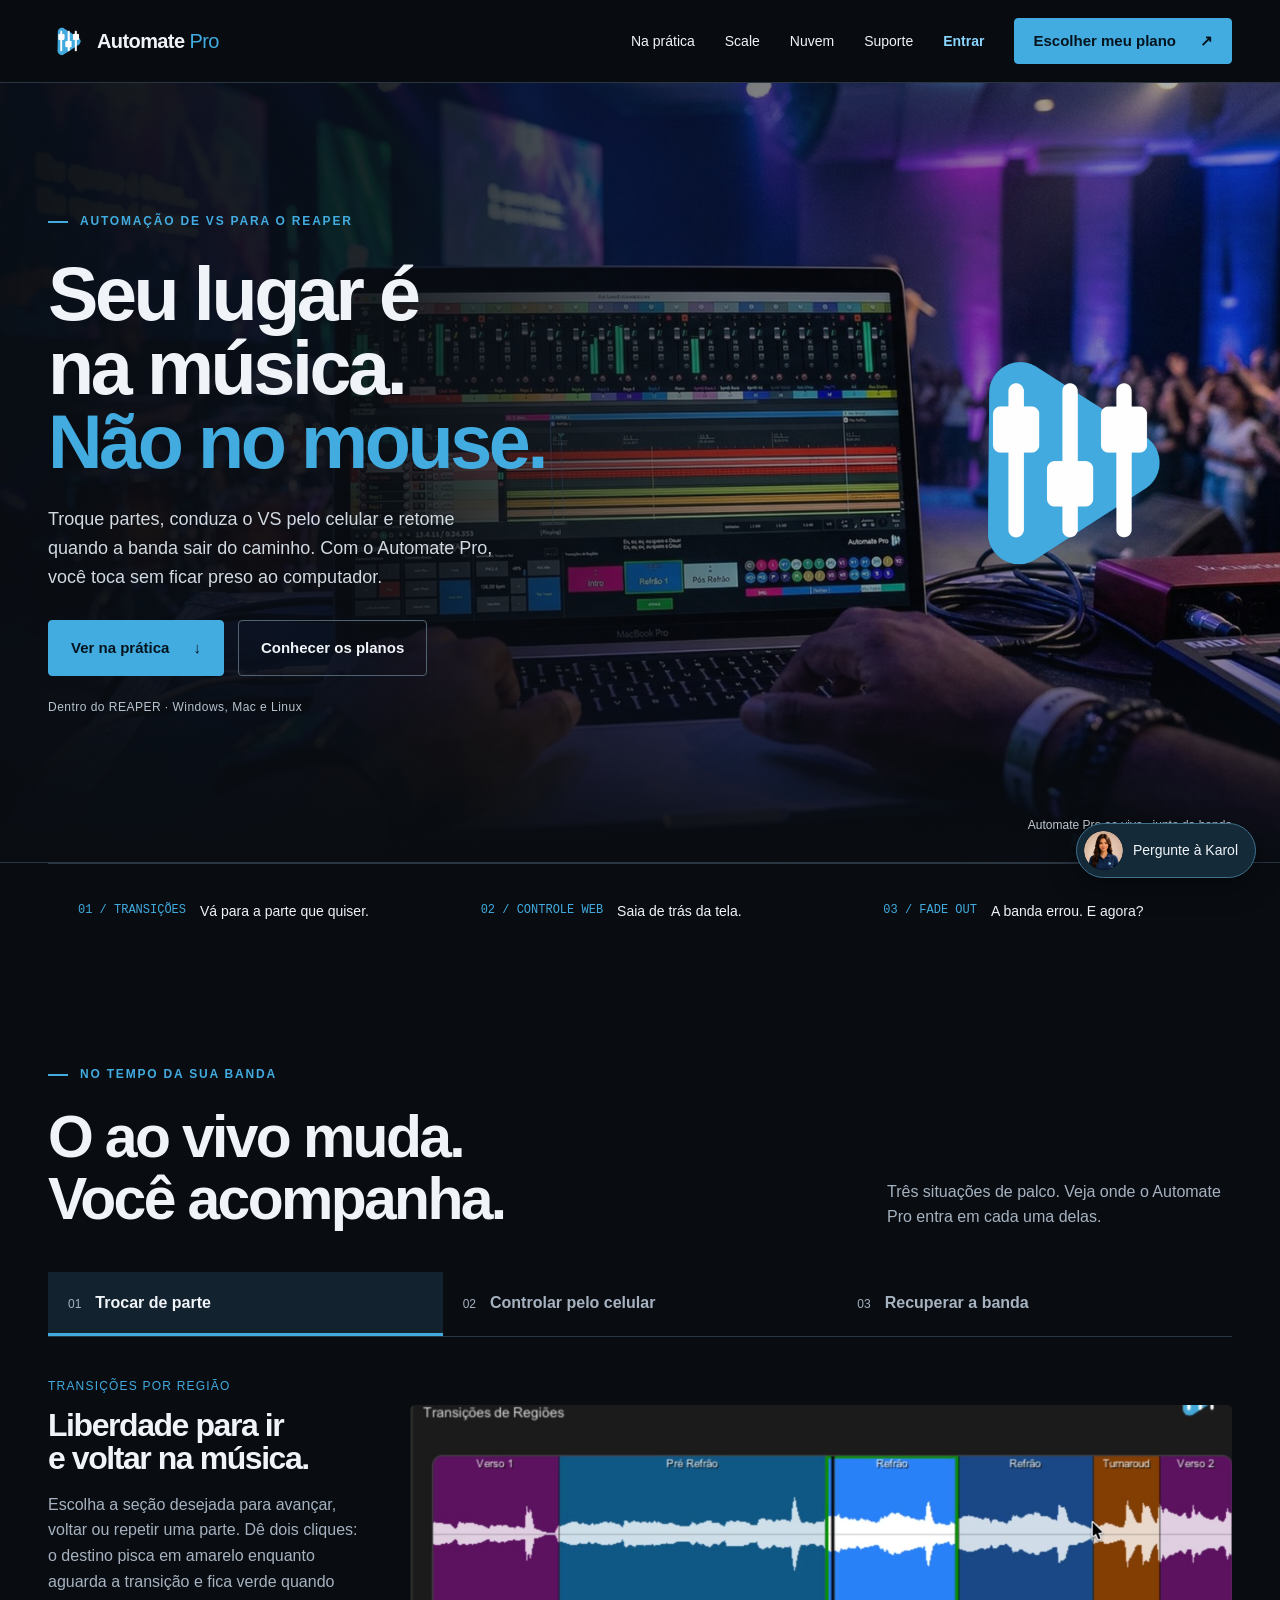
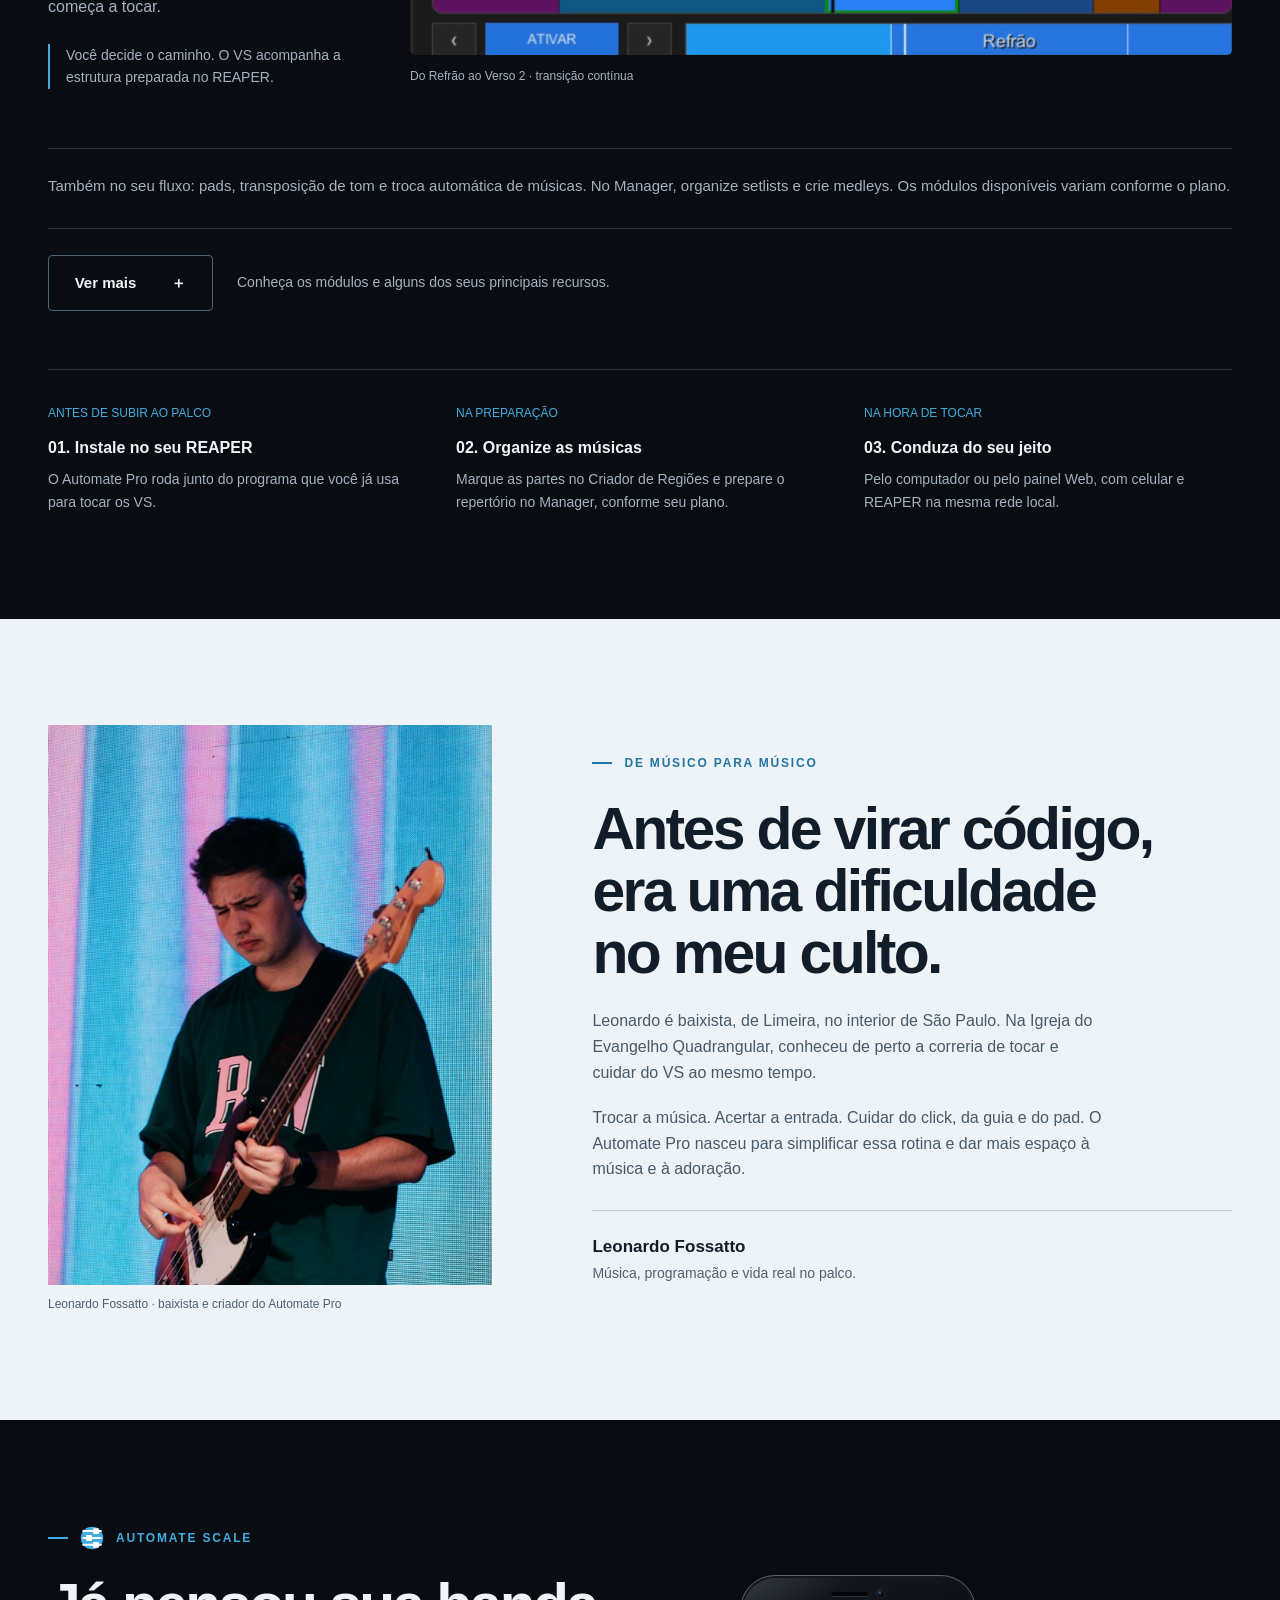
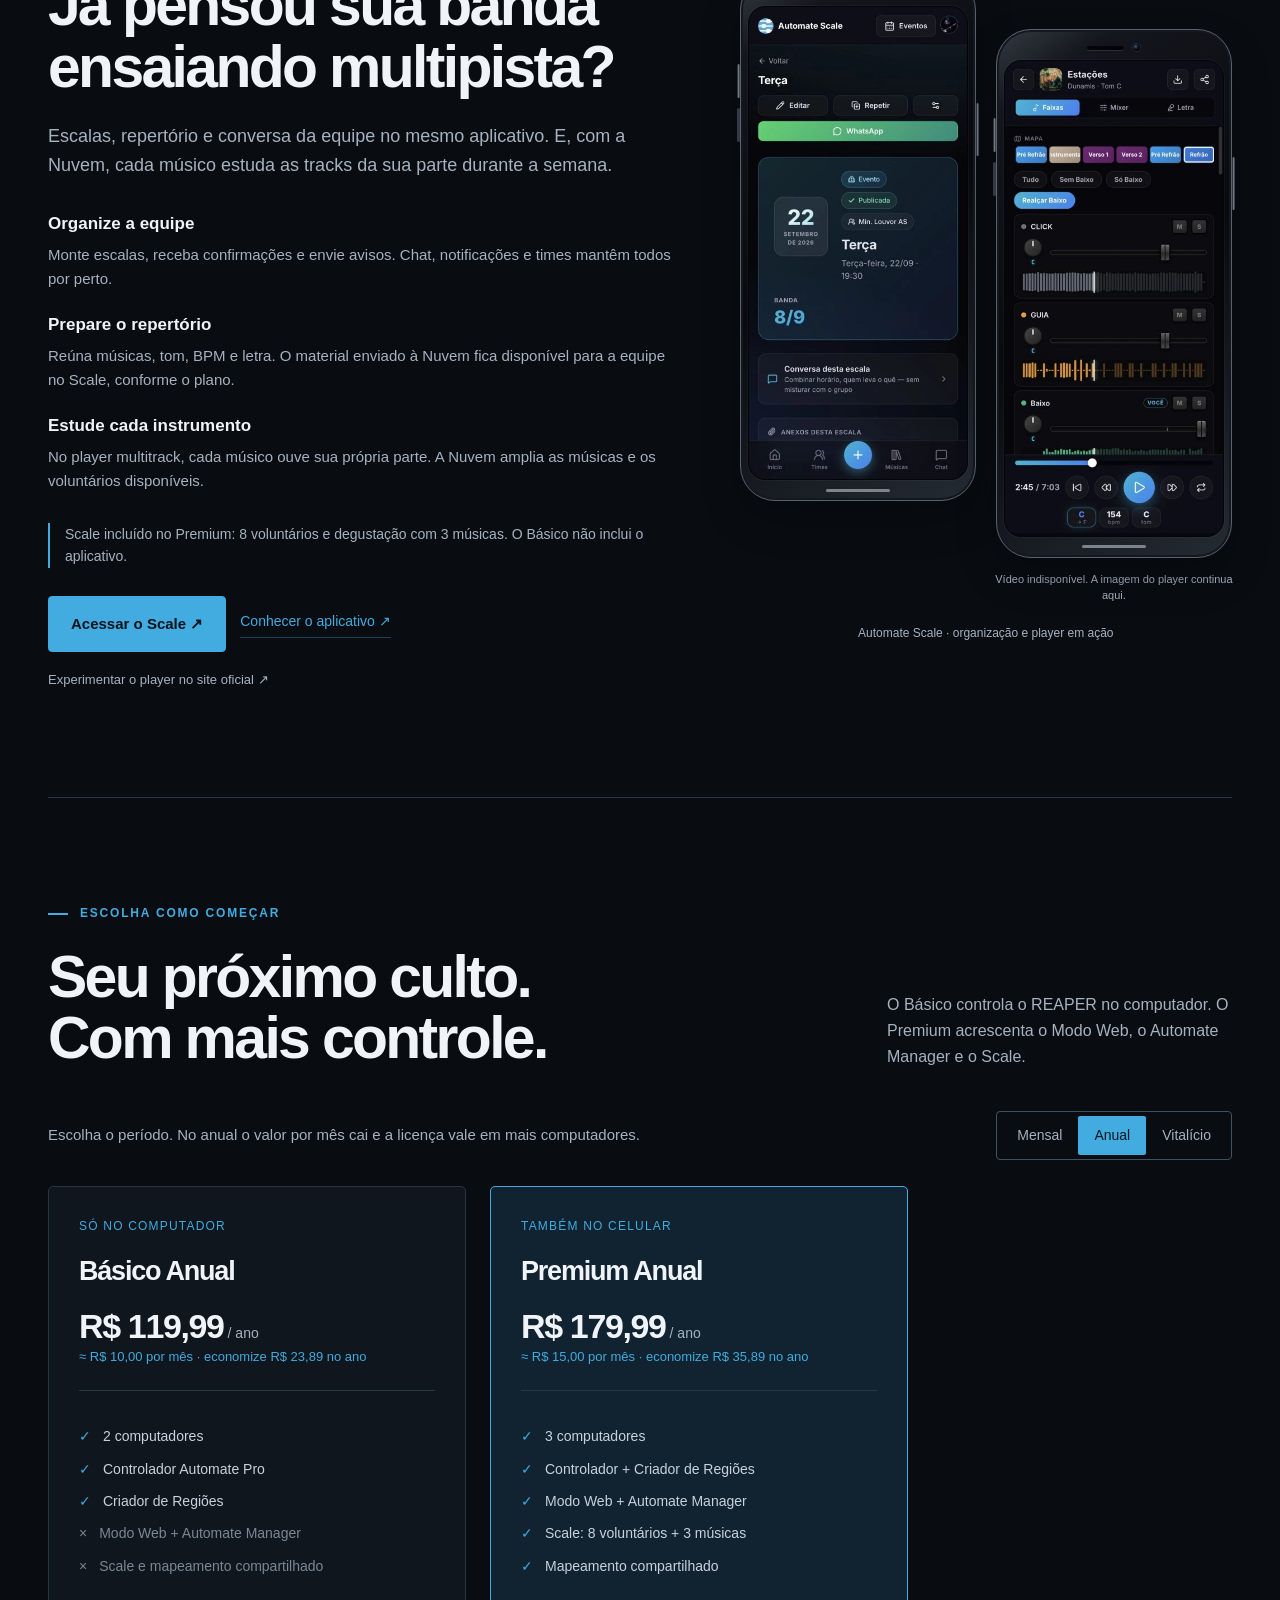
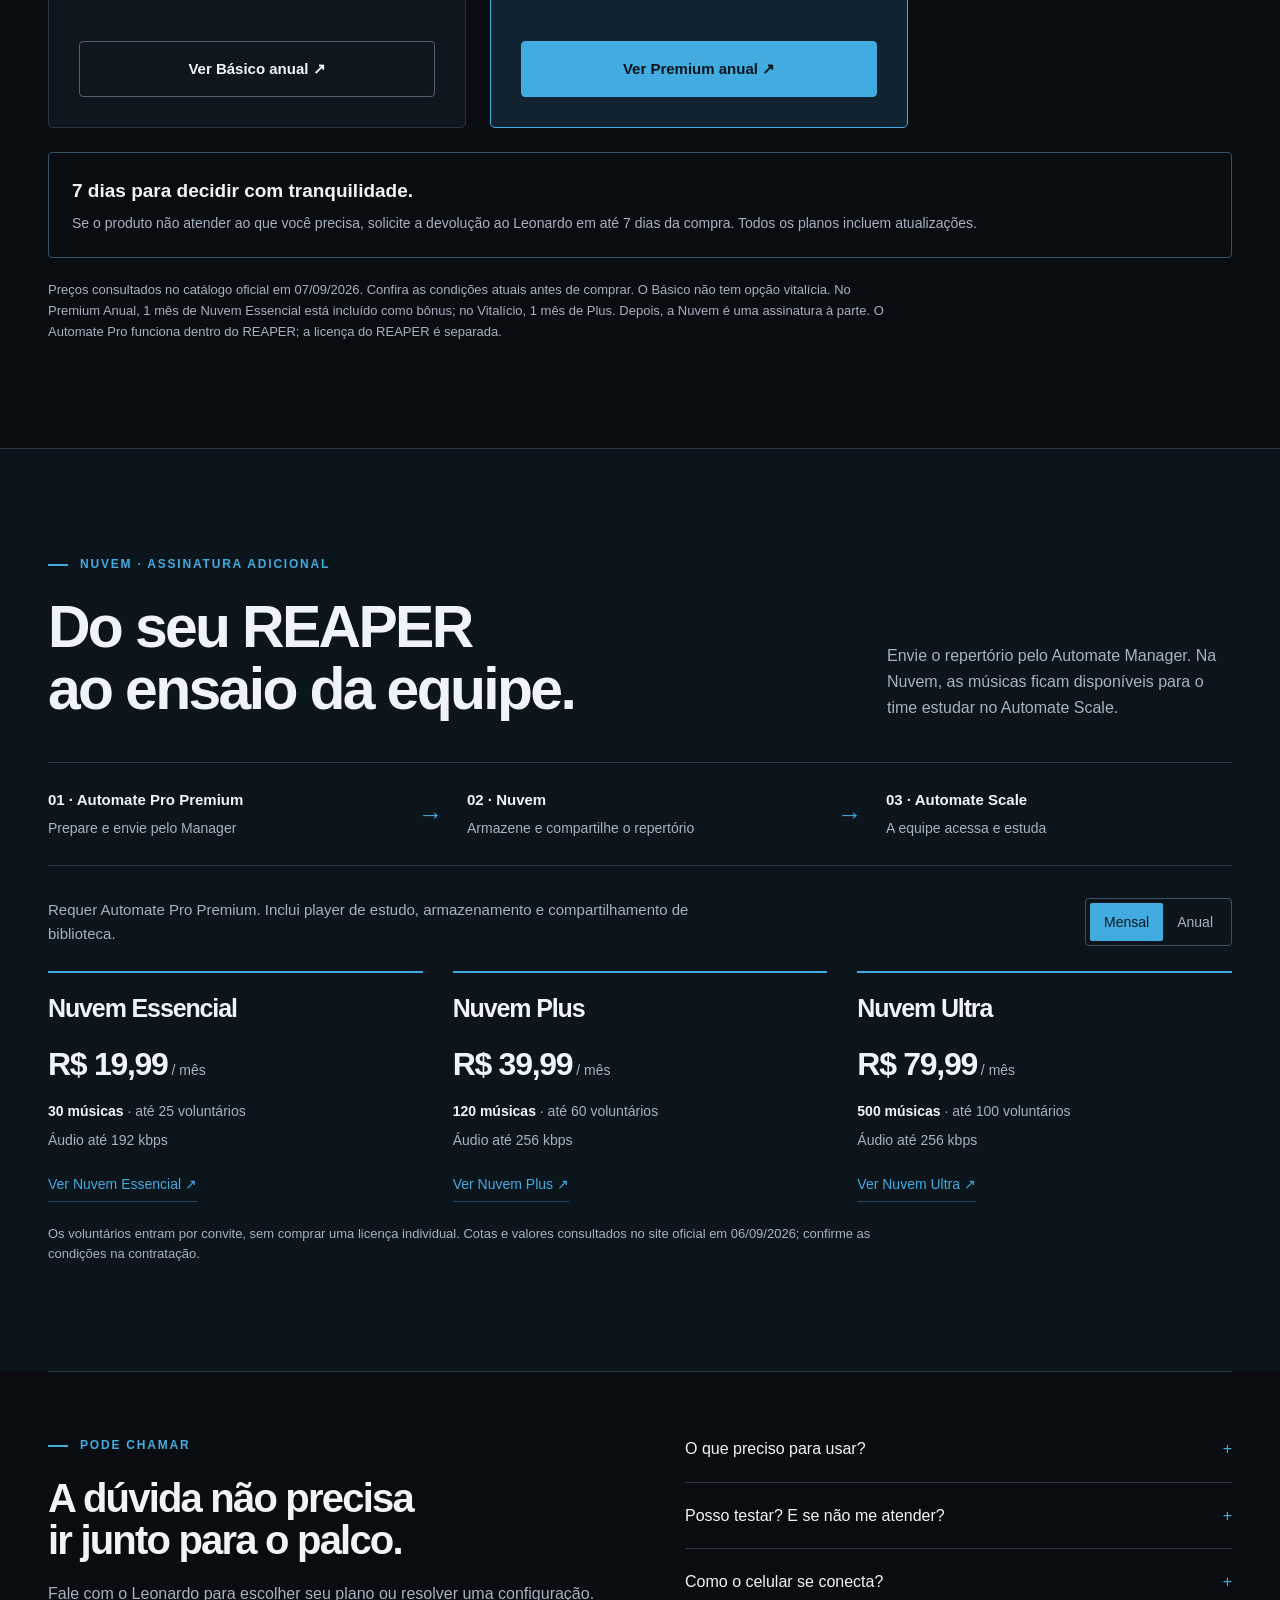
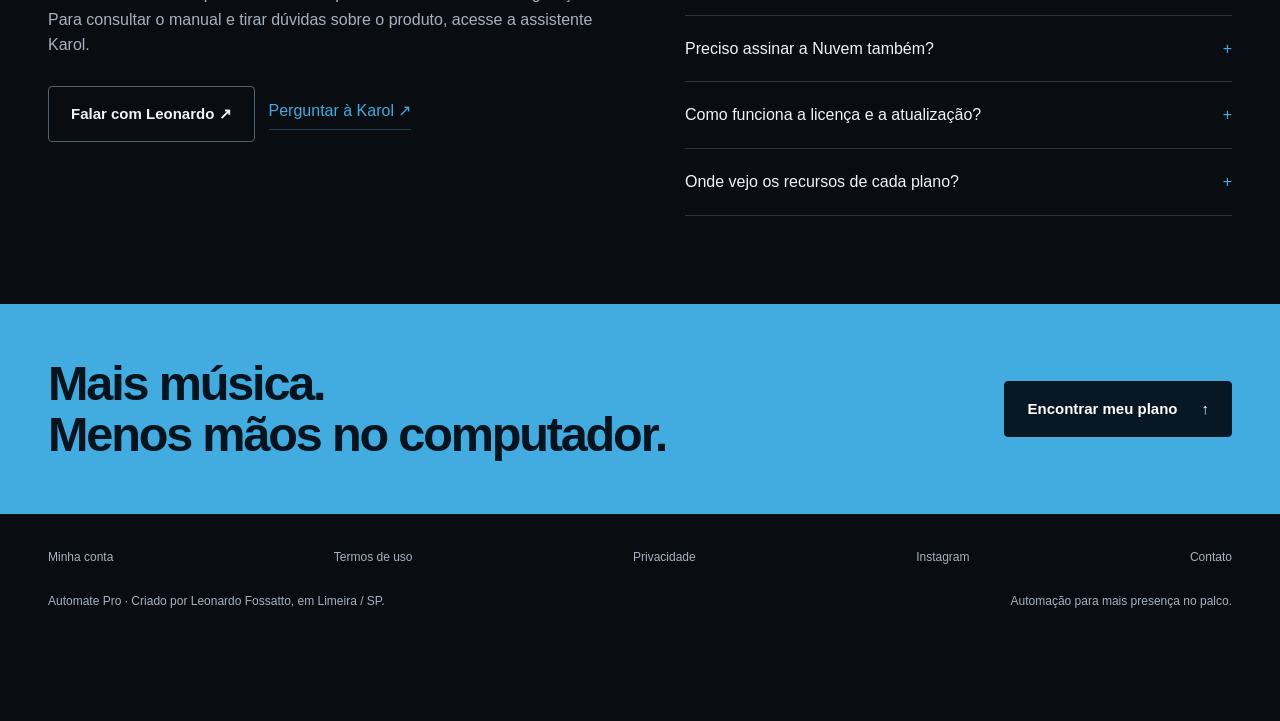
<file: index.html>
<!doctype html>
<html lang="pt-BR">
<head>
<meta charset="utf-8"><meta name="viewport" content="width=device-width,initial-scale=1">
<title>Automate Pro — Mais presença no palco.</title>
<meta name="description" content="Controle seu VS no REAPER, troque partes e conduza a música pelo celular. Conheça o Automate Pro, criado por um músico para o palco.">
<style>
:root{--bg:#090d12;--panel:#121923;--ink:#f0f4f8;--muted:#a6b2c0;--blue:#42abdf;--line:#2a3542;--paper:#eef3f7}*{box-sizing:border-box}html{scroll-behavior:smooth;scroll-padding-top:100px}body{margin:0;background:var(--bg);color:var(--ink);font:16px/1.6 -apple-system,BlinkMacSystemFont,"Segoe UI",sans-serif}a{color:inherit;text-decoration:none}button{font:inherit}button,a{-webkit-tap-highlight-color:transparent}a:focus-visible,button:focus-visible,summary:focus-visible{outline:3px solid var(--blue);outline-offset:6px}img{display:block;max-width:100%}button{cursor:pointer}h1,h2,h3,p{margin:0}h1,h2,h3{line-height:1.05;letter-spacing:-.045em}h2{font-size:clamp(2.3rem,4.6vw,4rem);font-weight:700}h3{font-size:1.5rem}p{color:var(--muted)}.wrap{width:min(1240px,calc(100% - 96px));margin:auto}.preview{background:#16242f;color:#c2d3df;font-size:12px;text-align:center;padding:7px 16px;letter-spacing:.045em}.nav{position:sticky;top:0;z-index:10;background:#090d12f2;backdrop-filter:blur(15px);border-bottom:1px solid var(--line)}.nav-inner{display:flex;align-items:center;justify-content:space-between;min-height:82px;gap:30px}.brand{display:flex;align-items:center;gap:10px;font-size:20px;font-weight:700;letter-spacing:-.6px;white-space:nowrap}.brand img{width:39px;height:39px;object-fit:contain}.brand span span{font-weight:400;color:var(--blue)}nav{display:flex;align-items:center;gap:30px;font-size:14px}nav a:hover{color:var(--blue)}.btn{display:inline-flex;justify-content:center;align-items:center;gap:24px;padding:15px 22px;background:var(--blue);color:#04141e;border:1px solid var(--blue);font-weight:650;font-size:15px;border-radius:4px;transition:background .2s,transform .2s}.btn:hover{background:#77c9f2;transform:translateY(-2px)}.btn.secondary{background:transparent;color:var(--ink);border-color:#516272}.btn.secondary:hover{background:#1e2c39}.nav .btn{padding:10px 18px}.eyebrow{display:flex;align-items:center;gap:12px;color:var(--blue);font-size:12px;font-weight:650;letter-spacing:.15em;text-transform:uppercase}.eyebrow:before{content:"";width:20px;height:2px;background:currentColor}.hero{display:grid;grid-template-columns:1.05fr .95fr;gap:72px;align-items:center;padding-top:58px;padding-bottom:58px}.hero h1{font-size:clamp(3.5rem,5.9vw,5.4rem);font-weight:750;line-height:.98;margin:26px 0}.hero h1 em{font-style:normal;color:var(--blue)}.hero .lead{font-size:18px;max-width:480px;line-height:1.6}.actions{display:flex;gap:14px;flex-wrap:wrap;margin-top:28px}.compat{font-size:12px;letter-spacing:.04em;margin-top:22px}.hero-photo{position:relative;margin:0;height:580px;overflow:hidden;border-radius:4px}.hero-photo img{width:100%;height:100%;object-fit:cover;object-position:51% center}.hero-photo:after{content:"";position:absolute;inset:50% 0 0;background:linear-gradient(transparent,#060b10e8)}.hero-photo figcaption{position:absolute;bottom:24px;left:28px;right:28px;z-index:1;font-size:14px;line-height:1.5}.hero-photo figcaption b{display:block;font-size:18px;font-weight:600}.photo-tag{position:absolute;top:20px;left:20px;background:#101a22d9;padding:7px 12px;border:1px solid #5c69766b;font-size:12px;letter-spacing:.05em}.photo-tag:before{content:"";display:inline-block;width:6px;height:6px;background:var(--blue);border-radius:50%;margin-right:8px}.chapterbar{border-top:1px solid var(--line);border-bottom:1px solid var(--line);display:grid;grid-template-columns:repeat(3,1fr);padding:23px 0;gap:24px}.chapterbar a{font-size:14px;display:flex;align-items:center;gap:14px}.chapterbar span{font-size:12px;color:var(--blue);font-family:monospace}.chapterbar a:hover{color:var(--blue)}.section{padding:106px 0}.section-head{display:flex;align-items:flex-end;justify-content:space-between;gap:50px;margin:22px 0 42px}.section-head p{max-width:345px}.section-head h2{max-width:680px}.tabs{display:grid;grid-template-columns:repeat(3,1fr);gap:0;border-bottom:1px solid var(--line);margin-top:40px}.tab{background:transparent;color:var(--muted);border:0;border-bottom:3px solid transparent;text-align:left;padding:18px 20px;font-weight:600}.tab span{font-size:12px;color:var(--muted);margin-right:14px;font-weight:400}.tab[aria-selected=true]{color:var(--ink);border-color:var(--blue);background:#13222f}.tab:hover{color:var(--blue)}.demo{display:grid;grid-template-columns:320px 1fr;gap:42px;padding:40px 0 0;align-items:center}.demo-copy h3{font-size:32px;margin-bottom:16px}.demo-copy p{margin-bottom:24px}.how-label{color:var(--blue);font-size:12px;letter-spacing:.1em;text-transform:uppercase;margin-bottom:12px}.demo-note{font-size:14px;border-left:2px solid var(--blue);padding-left:16px}.screen{margin:0;min-width:0}.screen button{border:1px solid #47525d;border-radius:5px;background:#141b23;padding:8px;width:100%;display:block}.screen img{width:100%;height:auto;max-height:490px;object-fit:contain}.screen figcaption{display:flex;justify-content:space-between;gap:20px;margin-top:12px;color:var(--muted);font-size:12px}.screen figcaption span:last-child{color:var(--blue)}.setup{display:grid;grid-template-columns:1fr 1fr 1fr;gap:40px;border-top:1px solid var(--line);margin-top:58px;padding-top:34px}.setup b{font-size:16px;font-weight:600;display:block;margin-bottom:8px}.setup p{font-size:14px}.setup small{font-size:12px;color:var(--blue);display:block;margin-bottom:12px}.story{background:var(--paper);color:#111e29}.story-inner{display:grid;grid-template-columns:.82fr 1.18fr;gap:100px;align-items:center}.portrait{margin:0;position:relative}.portrait img{width:100%;max-height:560px;object-fit:cover;object-position:center 35%}.portrait figcaption{font-size:12px;margin-top:10px;color:#506070}.story .eyebrow{color:#2275a0}.story h2{margin:25px 0}.story p{color:#485968;max-width:510px;margin-bottom:20px}.signature{border-top:1px solid #bfccd5;margin-top:28px;padding-top:22px}.signature b{display:block;font-size:17px}.signature span{font-size:14px;color:#506070}.plans{display:grid;grid-template-columns:repeat(3,1fr);gap:20px}.plan{border:1px solid var(--line);border-radius:5px;padding:30px;display:flex;flex-direction:column;background:#0f161e}.plan.featured{border-color:var(--blue);background:#112331}.plan .plan-kicker{font-size:12px;text-transform:uppercase;letter-spacing:.1em;color:var(--blue);min-height:22px}.plan h3{font-size:32px;margin:18px 0 14px}.plan p{font-size:15px;min-height:72px}.plan ul{padding:24px 0;margin:22px 0 30px;border-top:1px solid var(--line);list-style:none;font-size:14px;color:#c8d2dc;flex:1}.plan li{margin:10px 0;display:flex;gap:12px}.plan li:before{content:"✓";color:var(--blue)}.plan .btn{width:100%;gap:10px}.price{font-size:34px;letter-spacing:-.04em;color:var(--ink);font-weight:650}.period{font-size:14px}.plan h3{font-size:27px}.plan p{min-height:52px}.basic{display:flex;align-items:center;gap:30px;padding:25px 0;border-bottom:1px solid var(--line);margin-top:15px}.basic b{font-size:16px;max-width:205px}.basic p{font-size:14px;flex:1}.basic a{font-size:14px;white-space:nowrap}@media(max-width:700px){.basic{display:block}.basic p{margin:12px 0}.basic b{max-width:none}}.plan-note{font-size:13px;margin-top:22px;max-width:850px}.support{display:grid;grid-template-columns:1fr 1fr;gap:90px;padding:64px 0 88px;border-top:1px solid var(--line)}.support h2{font-size:40px;margin-bottom:20px}.support p{margin-bottom:23px}.text-link{color:var(--blue);border-bottom:1px solid #42abdf55;padding-bottom:5px}.faq details{border-bottom:1px solid var(--line);padding:20px 0}.faq details:first-child{padding-top:0}.faq summary{cursor:pointer;list-style:none;display:flex;justify-content:space-between;gap:20px;font-size:16px}.faq summary:after{content:"+";color:var(--blue)}.faq details[open] summary:after{content:"−"}.faq details p{font-size:14px;padding-top:15px;margin:0}.last{background:var(--blue);color:#04141e;padding:54px 0}.last .wrap{display:flex;justify-content:space-between;align-items:center;gap:40px}.last h2{font-size:clamp(2rem,3.8vw,3.4rem)}.last .btn{background:#071724;color:white;border-color:#071724;white-space:nowrap}footer{padding:34px 0}footer .wrap{display:flex;justify-content:space-between;gap:25px;color:var(--muted);font-size:12px}.lightbox{border:1px solid var(--line);background:#090d12;color:var(--ink);padding:20px;width:min(1500px,96vw);max-height:95vh}.lightbox::backdrop{background:#000d;backdrop-filter:blur(5px)}.lightbox img{max-height:78vh;margin:auto;object-fit:contain}.dialog-head{display:flex;justify-content:space-between;align-items:center;gap:20px;margin-bottom:14px;font-size:14px}.close{color:var(--ink);background:var(--panel);border:1px solid var(--line);padding:7px 14px}.progress{position:fixed;top:0;left:0;height:2px;z-index:25;width:0;background:var(--blue)}
@media(min-width:1500px){.hero{padding-top:78px;padding-bottom:78px}.hero-photo{height:640px}}@media(max-width:1000px){.wrap{width:calc(100% - 48px)}.hero{gap:35px}.hero h1{font-size:60px}.hero-photo{height:540px}nav{gap:20px}nav .optional{display:none}.demo{grid-template-columns:260px 1fr;gap:28px}.story-inner{gap:50px}.plan{padding:23px}.support{gap:45px}}@media(max-width:700px){html{scroll-padding-top:90px}.wrap{width:calc(100% - 40px)}.preview{font-size:11px}.nav-inner{min-height:72px;gap:16px}.brand{font-size:18px}.brand img{width:30px;height:30px}nav>a:not(.btn){display:none}.nav .btn{font-size:12px;padding:10px 12px}.hero{grid-template-columns:1fr;padding-top:40px;gap:34px;padding-bottom:32px}.hero h1{font-size:clamp(3rem,12.8vw,4.3rem);max-width:520px;margin:22px 0}.hero .lead{font-size:17px}.hero-photo{height:420px}.hero-photo img{object-position:50% 53%}.hero .actions .btn{flex:1;gap:10px;padding:14px 12px;font-size:14px}.compat{font-size:11px}.chapterbar{gap:15px;padding:20px 0}.chapterbar a{font-size:12px;display:block;line-height:1.4}.chapterbar span{display:block;margin-bottom:5px}.section{padding:65px 0}.section-head{display:block;margin-bottom:25px}.section-head p{margin-top:22px}.tabs{margin-top:28px}.tab{font-size:13px;padding:14px 9px;line-height:1.4}.tab span{display:block;margin-bottom:5px}.demo{grid-template-columns:1fr;gap:25px;padding-top:28px}.demo-copy h3{font-size:30px}.demo-copy p{margin-bottom:18px}.screen figcaption{font-size:11px}.setup{grid-template-columns:1fr;gap:24px;margin-top:35px}.setup small{margin-bottom:4px}.story-inner{display:flex;flex-direction:column-reverse;gap:30px}.portrait{width:100%}.portrait img{max-height:440px;object-position:center 32%}.story h2{font-size:39px}.story p{font-size:16px}.plans{grid-template-columns:1fr;gap:16px}.plan{padding:26px}.plan h3{margin-top:10px}.plan p{min-height:0}.plan ul{margin:20px 0;padding:10px 0}.plan .plan-kicker{min-height:0}.support{grid-template-columns:1fr;gap:35px;padding:45px 0 65px}.support h2{font-size:35px}.last .wrap{display:block}.last h2{margin-bottom:24px}footer .wrap{display:block}footer p{margin-top:12px}.lightbox{padding:12px}.dialog-head{font-size:12px}}
@media(prefers-reduced-motion:reduce){html{scroll-behavior:auto}*,*:before,*:after{transition:none!important;animation:none!important}}

[hidden]{display:none!important}.clip-wrap{background:#080b0f;border:1px solid #405162;border-radius:5px;overflow:hidden}.clip-wrap video{display:block;width:100%;aspect-ratio:2.69;object-fit:contain;background:#080b0f}.clip-actions{display:flex;flex-wrap:wrap;gap:8px;padding:12px;border-top:1px solid var(--line)}.clip-actions button{width:auto;background:#162535;border:1px solid #405162;border-radius:3px;color:var(--ink);padding:8px 12px;font-size:13px}.clip-actions button:hover{border-color:var(--blue)}.clip-actions .clip-alt{margin-left:auto}.clip-info{padding:0 12px 12px;color:var(--muted);font-size:12px}.clip-dialog{width:min(1500px,96vw);padding:16px;background:#090d12;color:var(--ink);border:1px solid var(--line)}.clip-dialog::backdrop{background:#000d}.clip-dialog video{width:100%;max-height:75vh;display:block}.clip-dialog .clip-actions{justify-content:flex-end}@media(max-width:700px){.clip-actions{gap:7px;padding:10px}.clip-actions button{font-size:12px;padding:8px}.clip-actions .clip-alt{margin-left:0}.clip-wrap video{aspect-ratio:auto;min-height:130px}}

.more-tools{font-size:15px;border-top:1px solid var(--line);padding-top:25px;margin-top:35px}.clip-wrap{border:0;background:transparent}.clip-wrap video{cursor:default;border-radius:4px}.screen>img{border:1px solid var(--line);border-radius:4px}.screen figcaption{line-height:1.5}.scale-section{border-bottom:1px solid var(--line)}.scale-grid{display:grid;grid-template-columns:1.12fr .88fr;gap:65px;align-items:center}.scale-grid h2{margin:24px 0}.scale-lead{font-size:18px}.scale-points{display:grid;gap:20px;margin:30px 0}.scale-points b{font-size:17px}.scale-points p{font-size:15px;margin-top:6px}.scale-shots{margin:0;display:grid;grid-template-columns:1fr 1fr;gap:16px;align-items:center}.scale-shots img{width:100%;border:1px solid #354452;border-radius:16px}.scale-shots img:nth-child(2){margin-top:65px}.scale-shots figcaption{grid-column:1/-1;font-size:12px;color:var(--muted);text-align:center}.inclusion{border-left:2px solid var(--blue);padding-left:15px;font-size:14px}.scale-grid .text-link{align-self:center;font-size:14px}.scale-demo{display:inline-block;font-size:13px;color:var(--muted);margin-top:18px}.guarantee{padding:23px;border:1px solid #365166;border-radius:4px;margin-top:24px}.guarantee b{font-size:19px}.guarantee p{margin-top:5px;font-size:14px}.cloud-section{border-top:1px solid var(--line);background:#0c151c}.cloud-route{display:grid;grid-template-columns:1fr auto 1fr auto 1fr;gap:24px;border-block:1px solid var(--line);padding:25px 0}.cloud-route span{font-size:14px;color:var(--muted)}.cloud-route b{display:block;font-size:15px;color:var(--ink);margin-bottom:5px}.cloud-route span[aria-hidden]{align-self:center;color:var(--blue);font-size:25px}.cloud-top{display:flex;gap:40px;justify-content:space-between;align-items:center;margin:32px 0 25px}.cloud-top p{max-width:710px;font-size:15px}.cloud-cycle{display:flex;border:1px solid #405162;border-radius:4px;padding:4px}.cloud-cycle button{border:0;background:transparent;color:var(--muted);padding:8px 14px;font-size:14px}.cloud-cycle button[aria-pressed=true]{background:var(--blue);color:#051822;border-radius:2px}.cloud-plans{display:grid;grid-template-columns:repeat(3,1fr);gap:30px}.cloud-plans article{border-top:2px solid var(--blue);padding-top:22px}.cloud-plans h3{font-size:25px}.cloud-price{margin:18px 0 10px}.cloud-price b{font-size:32px;color:var(--ink);letter-spacing:-.04em}.cloud-price span{font-size:14px}.cloud-plans p{font-size:14px}.cloud-plans strong{color:var(--ink)}.cloud-quality{margin-top:6px}.cloud-plans a{font-size:14px;display:inline-block;margin-top:22px}.footer-links{justify-content:flex-start;flex-wrap:wrap;margin-bottom:25px;gap:24px!important}.footer-links a:hover{color:var(--blue)}footer{padding-bottom:110px}.karol-launch{position:fixed;right:24px;bottom:22px;z-index:35;display:flex;align-items:center;gap:10px;border:1px solid #3f708d;background:#142a39;color:var(--ink);border-radius:40px;padding:7px 17px 7px 7px;box-shadow:0 8px 28px #0007;font-size:14px}.karol-launch img{width:39px;height:39px;object-fit:cover;border-radius:50%}.karol-panel{position:fixed;right:24px;bottom:90px;width:440px;height:min(680px,calc(100dvh - 120px));z-index:40;border:1px solid #405c70;background:#0d1720;border-radius:12px;box-shadow:0 15px 60px #0009;overflow:hidden;display:flex;flex-direction:column}.karol-head{display:flex;justify-content:space-between;align-items:center;padding:14px 18px;border-bottom:1px solid #304252}.karol-head b{font-size:17px}.karol-head span{display:block;font-size:12px;color:var(--muted)}.karol-head button{border:0;background:transparent;color:var(--ink);font-size:27px;padding:0 5px}.karol-panel iframe{flex:1;width:100%;border:0;min-height:0;background:#0a0a0a}.karol-external{padding:10px;text-align:center;font-size:12px;color:var(--blue);border-top:1px solid #304252}
@media(max-width:1000px){nav{gap:18px}.scale-grid{gap:32px}.cloud-plans{gap:20px}.karol-panel{width:410px}}@media(max-width:700px){.scale-grid{grid-template-columns:1fr}.scale-shots{max-width:430px;margin:10px auto 0;gap:12px}.scale-grid h2{font-size:38px}.scale-points{gap:18px}.scale-lead{font-size:17px}.cloud-route{grid-template-columns:1fr;gap:12px}.cloud-route span[aria-hidden]{display:none}.cloud-route span{padding-left:16px;border-left:2px solid #314b60}.cloud-top{display:block}.cloud-cycle{display:inline-flex;margin-top:20px}.cloud-plans{grid-template-columns:1fr;gap:30px}.cloud-plans article{padding-top:18px}.cloud-price{margin:12px 0}.cloud-plans a{margin-top:14px}.footer-links{display:flex!important;font-size:13px}.karol-launch{right:14px;bottom:14px;font-size:13px}.karol-panel{right:12px;bottom:80px;width:calc(100% - 24px);height:calc(100dvh - 105px)}.screen figcaption{display:block}.screen figcaption span:last-child{display:block;margin-top:4px}.more-tools{font-size:14px}}
.mobile-nav{display:none}@media(max-width:700px){.mobile-nav{display:flex;justify-content:space-between;padding:0 20px 12px;gap:20px;font-size:13px}.mobile-nav>a:not(.btn){display:block}html{scroll-padding-top:125px}}

/* Immersive opening: original live computer image with the approved new copy. */
.immersive-hero{display:flex;position:relative;isolation:isolate;min-height:780px;padding:74px 0 90px;align-items:center;overflow:hidden;border-bottom:1px solid var(--line);background:#090d12}.hero-background{position:absolute;z-index:-3;inset:0;width:100%;height:100%;object-fit:cover;object-position:58% center}.immersive-hero:before{content:"";position:absolute;z-index:-2;inset:0;background:linear-gradient(90deg,rgba(9,13,18,.97) 0%,rgba(9,13,18,.88) 30%,rgba(9,13,18,.45) 58%,rgba(9,13,18,.12) 100%)}.immersive-hero:after{content:"";position:absolute;inset:0;z-index:-1;background:linear-gradient(0deg,#090d12 0%,transparent 32%,rgba(9,13,18,.16) 100%)}.hero-content{position:relative}.hero-copy{max-width:660px}.hero-copy .lead{color:#d1d9e1;max-width:470px}.hero-copy .compat{color:#b7c4cf}.hero-credit{position:absolute;bottom:27px;left:0;right:0;text-align:right;font-size:12px;color:#c3ccd5}.hero-copy h1{font-size:clamp(3.5rem,5.9vw,5.4rem)}
@media(max-width:900px) and (min-width:681px){.immersive-hero{min-height:760px}.hero-copy{max-width:580px}.immersive-hero:before{background:linear-gradient(90deg,#090d12eF 0%,#090d12cc 40%,#090d1240 100%)}}
@media(max-width:680px){.immersive-hero{display:block;min-height:0;padding:42px 0 390px}.hero-content{width:calc(100% - 40px)}.hero-copy h1{font-size:50px;margin:22px 0}.hero-copy .lead{font-size:16px}.hero-background{top:auto;bottom:0;height:520px;object-position:51% center}.immersive-hero:before{background:linear-gradient(180deg,#090d12 0%,#090d12 47%,#090d12bd 58%,#090d1210 78%,#090d1244 100%)}.immersive-hero:after{background:linear-gradient(0deg,#090d12 0%,transparent 19%)}.hero-credit{bottom:22px;font-size:11px;text-align:left}.hero-copy .actions{gap:12px}.hero-copy .btn{font-size:14px;padding:13px 16px}}

.hero-logo-motion{position:absolute;width:290px;height:290px;right:25px;top:50%;transform:translateY(-50%);pointer-events:none}.hero-logo-motion>img,.hero-logo-motion>svg{position:absolute;inset:0;width:100%;height:100%;display:block}.hero-logo-motion>svg{visibility:hidden}.hero-logo-motion.is-playing>svg{visibility:visible;animation:hero-logo-finish 2.05s step-end forwards}.hero-logo-motion.is-playing>img{visibility:hidden;animation:hero-logo-original 2.05s step-end forwards}.hero-logo-motion .play-contour{transform-box:fill-box;transform-origin:center;transform:scale(1)}.hero-logo-motion.is-playing .play-contour{animation:hero-play-pulse 1.02s ease-in-out both}.hero-logo-motion .fader{transform:translateY(0)}.hero-logo-motion.is-playing .fader{animation:hero-settle-side 1.1s cubic-bezier(.3,0,.2,1) .62s both}.hero-logo-motion.is-playing .fader-1{animation-name:hero-settle-middle;animation-delay:.74s;animation-duration:1.15s}.hero-logo-motion.is-playing .fader-2{animation-delay:.68s}
@keyframes hero-play-pulse{0%,12%{transform:scale(1)}34%,44%{transform:scale(1.035)}61%{transform:scale(.988)}80%{transform:scale(1.006)}100%{transform:scale(1)}}@keyframes hero-settle-side{0%,100%{transform:translateY(0)}32%{transform:translateY(74px)}68%{transform:translateY(-17px)}}@keyframes hero-settle-middle{0%,100%{transform:translateY(0)}36%{transform:translateY(-88px)}72%{transform:translateY(19px)}}@keyframes hero-logo-finish{100%{visibility:hidden}}@keyframes hero-logo-original{100%{visibility:visible}}
@media(min-width:681px) and (max-width:1100px){.hero-logo-motion{width:210px;height:210px;right:-5px;top:15%}}
@media(max-width:680px){.hero-logo-motion{width:122px;height:122px;right:-4px;top:-17px;transform:none}.hero-copy .eyebrow{max-width:225px;padding-right:32px;min-height:62px}.hero-copy h1{margin-top:16px}}
@media(prefers-reduced-motion:reduce){.hero-logo-motion.is-playing>img{visibility:visible;animation:none}.hero-logo-motion.is-playing>svg{visibility:hidden;animation:none}.hero-logo-motion.is-playing .fader,.hero-logo-motion.is-playing .play-contour{animation:none}}

.hero-logo-motion.is-scrolling>img{visibility:hidden;animation:none}.hero-logo-motion.is-scrolling>svg{visibility:visible;animation:none}.hero-logo-motion.is-scrolling .fader{opacity:0;animation:none}.hero-logo-motion.is-scrolling .play-contour{animation:none;transform:scale(1)}
.hero-logo-motion:before{content:"";position:absolute;inset:9%;z-index:-1;border-radius:50%;background:radial-gradient(ellipse,#42abdf55 0%,#239edb26 42%,transparent 72%);filter:blur(22px);pointer-events:none}.hero-logo-motion{isolation:isolate}@media(max-width:680px){.hero-logo-motion:before{inset:0;filter:blur(12px)}}

.hero-logo-motion.is-scrolling>svg{visibility:hidden}.hero-logo-motion.is-scrolling:before{opacity:0}.scroll-logo-bridge{position:fixed;inset:0;width:100%;height:100%;z-index:8;pointer-events:none;overflow:visible;opacity:0}.scroll-logo-path{stroke:#42abdf;stroke-linecap:round;stroke-linejoin:round;filter:drop-shadow(0 0 7px #42abdf20)}@media(max-width:1100px),(prefers-reduced-motion:reduce){.scroll-logo-bridge{display:none}}

.chapterbar{position:relative;border-bottom-color:transparent}.chapterbar a{position:relative;padding-top:52px}.docked-fader{position:absolute;left:4.08px;top:0;width:11.84px;height:39.368px;opacity:0;pointer-events:none}.chapterbar:after{content:"";position:absolute;bottom:0;left:0;right:0;height:2.4px;background:#42abdf;opacity:0;pointer-events:none}.chapterbar.is-docked .docked-fader,.chapterbar.is-docked:after{opacity:1}@media(max-width:1100px),(prefers-reduced-motion:reduce){.chapterbar .docked-fader,.chapterbar:after{opacity:1}}

.chapterbar a{padding-top:0;padding-left:30px;min-height:48px}.docked-fader{top:50%;transform:translateY(-50%)}@media(max-width:700px){.chapterbar a{padding-left:24px;min-height:76px}}

.features-more{display:flex;align-items:center;gap:24px;margin-top:30px;padding:26px 0 0;border-top:1px solid var(--line)}.features-more p{font-size:14px;max-width:430px}.features-more .btn{min-width:165px;gap:35px}.features-details[hidden]{display:none}.features-details{margin-top:34px;padding:36px;background:#0e151e;border:1px solid var(--line);border-radius:6px}.features-intro{margin-bottom:30px}.features-intro h3{font-size:38px;margin:16px 0}.features-intro p{max-width:540px}.features-grid{display:grid;grid-template-columns:1fr 1fr;gap:0 38px}.feature-detail{padding:28px 0;border-top:1px solid var(--line);min-width:0}.feature-kicker{color:var(--blue);font-size:12px;letter-spacing:.06em}.feature-detail h4{font-size:24px;letter-spacing:-.025em;line-height:1.2;margin:13px 0 17px}.feature-detail p{font-size:15px;line-height:1.75;margin-bottom:15px}.feature-facts{margin:20px 0 0}.feature-facts>div{margin-top:16px}.feature-facts dt{font-size:13px;font-weight:650;margin-bottom:5px;color:#d8e2eb}.feature-facts dd{margin:0;color:var(--muted);font-size:14px;line-height:1.7}.feature-web{grid-column:1/-1;display:grid;grid-template-columns:1.2fr 1fr;gap:50px}.feature-effects{padding:24px;background:#14212d;border-radius:4px;align-self:start;margin-top:30px}.feature-effects h5{font-size:15px;margin:0 0 18px}.feature-effects ul{display:flex;flex-wrap:wrap;gap:9px;padding:0;margin:0 0 20px;list-style:none}.feature-effects li{border:1px solid #385268;padding:6px 10px;border-radius:3px;font-size:12px;color:#d4e6f4}.feature-effects p{font-size:13px;margin:0}.features-bottom{border-top:1px solid var(--line);padding-top:24px;display:flex;align-items:center;justify-content:space-between;gap:20px}.features-close{background:none;border:0;color:var(--blue);padding:8px 0;font-size:14px}.features-close:hover{color:#8cd4f7}@media(max-width:700px){.features-more{display:block}.features-more p{margin-top:16px}.features-details{padding:22px 20px}.features-intro h3{font-size:31px}.features-grid,.feature-web{display:block}.feature-detail h4{font-size:23px}.feature-effects{margin-top:24px;padding:20px}.features-bottom{align-items:flex-start;flex-direction:column;gap:12px}}

/* Real recordings: one focused demonstration per row. */
.features-grid{display:block}.feature-detail{display:grid;grid-template-columns:minmax(220px,.75fr) minmax(0,1.65fr);gap:32px;padding:34px 0}.feature-media{min-width:0;align-self:center}.feature-media figure{margin:0}.feature-media figure[hidden]{display:none}.feature-video{display:block;width:100%;height:auto;background:#101217;border:1px solid #33424f;border-radius:5px;cursor:pointer}.feature-video:focus-visible{outline:2px solid #69caff;outline-offset:4px}.feature-media figcaption{font-size:12px;line-height:1.6;color:var(--muted);margin-top:10px}.feature-views{display:flex;flex-wrap:wrap;gap:7px;margin-bottom:12px}.feature-views button{font:inherit;font-size:12px;color:#b7c8d8;background:#15202d;border:1px solid #34495c;border-radius:4px;padding:8px 11px;cursor:pointer}.feature-views button[aria-pressed=true]{color:#eaf8ff;background:#19445c;border-color:#42abdf}.feature-effects{margin-top:22px;padding:18px}.feature-effects ul{gap:6px;margin-bottom:12px}.feature-effects li{font-size:11px;padding:4px 7px}
.hero-logo-motion:not(.is-scrolling){animation:official-logo-breath 3s ease-in-out infinite}@keyframes official-logo-breath{0%,100%{filter:drop-shadow(0 8px 30px #42abdf8c);scale:1}50%{filter:drop-shadow(0 8px 52px #42abdff2);scale:1.012}}
@media(max-width:850px){.feature-detail{grid-template-columns:1fr;gap:12px}.features-details{padding:26px 20px}.feature-copy{max-width:600px}}
@media(prefers-reduced-motion:reduce){.hero-logo-motion:not(.is-scrolling){animation:none;scale:1;filter:drop-shadow(0 8px 38px #42abdfb3)}}

.feature-module{padding-top:30px;margin-top:30px;border-top:1px solid #345269}.module-heading h3{font-size:34px;letter-spacing:-.035em;margin:12px 0}.module-heading p{max-width:760px;font-size:16px;line-height:1.75}.module-context{font-size:14px;margin:18px 0 5px;max-width:760px;color:#aebfce}.feature-module:first-child{margin-top:0}.feature-module .feature-detail{border-top:0}.feature-module .feature-detail+.feature-detail{border-top:1px solid var(--line)}#recurso-ia{display:block}#recurso-ia .feature-copy{max-width:780px}#recurso-ia .feature-media{margin-top:22px}.features-bottom{margin-top:24px}@media(max-width:700px){.module-heading h3{font-size:29px}.feature-module{margin-top:22px;padding-top:26px}}
.nav-login{font-weight:650;color:#8bd6ff}.mobile-login{font-weight:700;color:#8bd6ff}@media(max-width:700px){.mobile-nav{gap:10px;font-size:12px}}@media(min-width:701px) and (max-width:1100px){nav{gap:15px}.nav-inner{gap:20px}.nav .btn{font-size:13px;padding:10px 12px}}
</style>
<link rel="canonical" href="https://www.reaperautomate.com/">
<style>.plan-top{display:flex;gap:40px;justify-content:space-between;align-items:center;margin:0 0 26px}.plan-top p{max-width:620px;font-size:15px}.plan-cycle{display:flex;flex:none;border:1px solid #405162;border-radius:4px;padding:4px}.plan-cycle button{border:0;background:transparent;color:var(--muted);padding:8px 16px;font-size:14px;border-radius:2px}.plan-cycle button[aria-pressed=true]{background:var(--blue);color:#051822}.plans{grid-template-columns:repeat(2,minmax(0,1fr));gap:24px;max-width:860px}.plan-sub{font-size:13px;color:var(--blue);margin-top:-6px;min-height:20px}.plan li.no,.plan li.no:before{color:#7b8794}.plan li.no:before{content:"×"}.basic button.text-link{background:transparent;border:0;border-bottom:1px solid #42abdf55;padding:0 0 5px;font-size:14px;color:var(--blue);white-space:nowrap;cursor:pointer}@media(max-width:700px){.plan-top{display:block}.plan-top p{max-width:none}.plan-cycle{display:inline-flex;margin-top:18px}.plans{grid-template-columns:1fr;gap:16px;max-width:none}}</style>
<link rel="stylesheet" href="css/scale-phone-embeds.css">
<link rel="stylesheet" href="css/scale-demo.css">
<script src="js/scale-demo.js" defer></script>
</head>
<body>
<div class="progress" aria-hidden="true"></div>

<header class="nav"><div class="wrap nav-inner"><a class="brand" href="#inicio" aria-label="Automate Pro, início"><img src="assets/logo.png" alt=""><span>Automate <span>Pro</span></span></a><nav aria-label="Navegação principal"><a href="#na-pratica">Na prática</a><a href="#scale">Scale</a><a href="#nuvem">Nuvem</a><a href="#suporte" class="optional">Suporte</a><a class="nav-login" href="https://assistente.reaperautomate.com/conta">Entrar</a><a class="btn" href="#planos">Escolher meu plano <span aria-hidden="true">↗</span></a></nav></div><nav class="mobile-nav" aria-label="Seções do site"><a href="#na-pratica">Na prática</a><a href="#scale">Scale</a><a href="#nuvem">Nuvem</a><a href="#suporte">Suporte</a><a class="mobile-login" href="https://assistente.reaperautomate.com/conta">Entrar</a></nav></header>
<main id="inicio">
<section class="hero immersive-hero"><img class="hero-background" src="assets/palco-computador.jpg" alt="Automate Pro no computador durante o culto, com a banda ao fundo" fetchpriority="high"><div class="wrap hero-content"><div class="hero-copy"><div class="eyebrow">Automação de VS para o REAPER</div><h1>Seu lugar é<br>na música.<br><em>Não no mouse.</em></h1><p class="lead">Troque partes, conduza o VS pelo celular e retome quando a banda sair do caminho. Com o Automate Pro, você toca sem ficar preso ao computador.</p><div class="actions"><a class="btn" href="#na-pratica">Ver na prática <span aria-hidden="true">↓</span></a><a class="btn secondary" href="#planos">Conhecer os planos</a></div><p class="compat">Dentro do REAPER · Windows, Mac e Linux</p></div><div class="hero-logo-motion" aria-hidden="true"><img src="assets/logo.png" alt=""><svg class="moving-logo" viewBox="0 0 2000 2000" aria-hidden="true"><polygon class="play-contour" fill="#42abdf" points="489,1446 497,532 498,503 499,488 501,475 505,455 507,448 509,442 514,428 520,415 528,400 540,383 545,376 551,369 568,352 573,348 590,335 593,333 603,327 614,321 622,317 631,313 641,309 651,306 662,303 671,301 685,299 695,298 727,298 737,299 745,300 751,301 760,303 774,307 786,311 800,317 808,321 829,333 1234,592 1590,823 1598,829 1607,837 1609,839 1617,848 1623,855 1631,865 1643,883 1650,897 1654,906 1658,916 1662,928 1664,935 1666,944 1670,966 1671,984 1671,985 1670,1015 1666,1037 1664,1045 1662,1052 1657,1066 1654,1074 1645,1092 1641,1099 1631,1114 1625,1122 1614,1135 1602,1147 1592,1155 1583,1162 1553,1182 1490,1223 1373,1299 889,1610 850,1635 825,1651 807,1662 787,1672 778,1676 760,1682 744,1686 731,1688 709,1689 698,1689 675,1688 663,1686 654,1684 647,1682 634,1678 628,1676 619,1672 597,1661 587,1655 575,1647 563,1637 542,1616 530,1602 524,1593 516,1580 508,1564 504,1554 501,1546 497,1535 493,1516 491,1504 489,1484"></polygon><rect x="630" y="443" width="107" height="1064" rx="54" fill="white"/><rect x="1002" y="443" width="107" height="1064" rx="54" fill="white"/><rect x="1373" y="443" width="107" height="1064" rx="54" fill="white"/><rect class="fader fader-0" x="523" y="603" width="320" height="319" rx="54" fill="white"/><rect class="fader fader-1" x="896" y="980" width="319" height="314" rx="54" fill="white"/><rect class="fader fader-2" x="1268" y="601" width="319" height="321" rx="54" fill="white"/></svg></div></div><div class="wrap hero-credit">Automate Pro ao vivo · junto da banda</div></section>
<div class="wrap chapterbar"><a href="#na-pratica" data-select="0"><svg class="docked-fader" viewBox="0 0 320 1064" aria-hidden="true"><rect x="106.5" y="0" width="107" height="1064" rx="54" fill="white"/><rect x="0" y="160" width="320" height="319" rx="54" fill="white"/></svg><span>01 / TRANSIÇÕES</span>Vá para a parte que quiser.</a><a href="#na-pratica" data-select="1"><svg class="docked-fader" viewBox="0 0 320 1064" aria-hidden="true"><rect x="106.5" y="0" width="107" height="1064" rx="54" fill="white"/><rect x="0" y="537" width="320" height="319" rx="54" fill="white"/></svg><span>02 / CONTROLE WEB</span>Saia de trás da tela.</a><a href="#na-pratica" data-select="2"><svg class="docked-fader" viewBox="0 0 320 1064" aria-hidden="true"><rect x="106.5" y="0" width="107" height="1064" rx="54" fill="white"/><rect x="0" y="158" width="320" height="319" rx="54" fill="white"/></svg><span>03 / FADE OUT</span>A banda errou. E agora?</a></div>
<section id="na-pratica" class="section wrap"><div class="eyebrow">No tempo da sua banda</div><div class="section-head"><h2>O ao vivo muda.<br>Você acompanha.</h2><p>Três situações de palco. Veja onde o Automate Pro entra em cada uma delas.</p></div>
<div class="tabs" role="tablist" aria-label="Situações de palco"><button class="tab" role="tab" id="tab-0" aria-controls="demo-panel" aria-selected="true" tabindex="0" data-tab="0"><span>01</span>Trocar de parte</button><button class="tab" role="tab" id="tab-1" aria-controls="demo-panel" aria-selected="false" tabindex="-1" data-tab="1"><span>02</span>Controlar pelo celular</button><button class="tab" role="tab" id="tab-2" aria-controls="demo-panel" aria-selected="false" tabindex="-1" data-tab="2"><span>03</span>Recuperar a banda</button></div>
<div class="demo" id="demo-panel" role="tabpanel" aria-labelledby="tab-0" tabindex="0"><div class="demo-copy"><div class="how-label" id="demo-label">Transições por região</div><h3 id="demo-title">Liberdade para ir<br>e voltar na música.</h3><p id="demo-text">Escolha a seção desejada para avançar, voltar ou repetir uma parte. Dê dois cliques: o destino pisca em amarelo enquanto aguarda a transição e fica verde quando começa a tocar.</p><p class="demo-note" id="demo-note">Você decide o caminho. O VS acompanha a estrutura preparada no REAPER.</p></div><figure class="screen"><div class="clip-wrap" id="clip-wrap" hidden><video id="scene-video" muted loop playsinline preload="metadata" tabindex="0" aria-label="Demonstração real. Toque ou pressione espaço para pausar ou reproduzir."></video></div><img id="demo-img" src="assets/transicao-atual.jpg" alt="Regiões na interface atual do Automate Pro" loading="lazy"><figcaption><span id="demo-caption">Automate Pro · transições no REAPER</span><span>Ampliar tela ↗</span></figcaption></figure></div>
<p class="more-tools">Também no seu fluxo: pads, transposição de tom e troca automática de músicas. No Manager, organize setlists e crie medleys. Os módulos disponíveis variam conforme o plano.</p><div class="features-more"><button class="btn secondary" id="features-toggle" type="button" aria-expanded="false" aria-controls="features-details"><span>Ver mais</span><span class="features-toggle-mark" aria-hidden="true">＋</span></button><p>Conheça os módulos e alguns dos seus principais recursos.</p></div>
<div class="features-details" id="features-details" hidden><div class="features-intro"><div class="eyebrow">Por dentro dos módulos</div><h3>Cada módulo tem seu papel.</h3><p>Veja alguns destaques de preparação, organização e controle em telas reais. Esta é uma seleção: há outros recursos além dos demonstrados aqui, e a disponibilidade varia conforme o plano.</p></div><div class="features-grid">
<section class="feature-module" aria-labelledby="modulo-pro"><header class="module-heading"><div class="eyebrow">MÓDULO 01</div><h3 id="modulo-pro">Automate Pro</h3><p>O controlador para conduzir o VS no REAPER. O menu principal reúne o acesso às ferramentas; durante a execução, o controlador acompanha as partes da música e os comandos do palco.</p></header><p class="module-context">As transições e o Fade Out estão nas demonstrações acima. Aqui, conheça também a Karol, acessada pelo menu principal.</p><article class="feature-detail" id="recurso-ia"><div class="feature-copy"><div class="feature-kicker">Destaque · Karol no REAPER</div><h4>Do pedido aos ajustes.</h4><p>Abra a Karol no menu principal e converse com ela dentro do REAPER. Ela pergunta o instrumento, a faixa e a intensidade para orientar o próximo passo.</p><p>Neste exemplo, a conversa retorna ajustes de equalização e compressor para o violão. A IA também ajuda no controle do REAPER e na criação de ações para o seu fluxo.</p></div><div class="feature-media"><figure id="video-ia-karol-faixa"><video class="feature-video" data-src="media/ia-karol-faixa.mp4" poster="media/ia-karol-faixa.jpg" muted loop playsinline preload="none" tabindex="0" aria-label="Karol ajustando uma faixa. Toque ou pressione espaço para pausar ou reproduzir."></video><figcaption>Karol dentro do REAPER: instrumento, faixa e intensidade → retorno de EQ e compressor · esperas encurtadas.</figcaption></figure></div></article></section><section class="feature-module" aria-labelledby="modulo-manager"><header class="module-heading"><div class="eyebrow">MÓDULO 02</div><h3 id="modulo-manager">Automate Manager</h3><p>O espaço para gerenciar a biblioteca e preparar o repertório. Reúna músicas, organize setlists e acesse ferramentas de preparação, como o separador de stems.</p></header><article class="feature-detail" id="recurso-biblioteca"><div class="feature-copy"><div class="feature-kicker">Destaques · Biblioteca e setlist</div><h4>Da biblioteca ao setlist.</h4><p>Percorra as músicas da biblioteca e da Nuvem, com capas e informações do repertório à vista.</p><p>Ao importar uma escala do Automate Scale, as músicas chegam ao setlist do Manager. Na demonstração, duas músicas entram na lista.</p><a class="text-link" href="#nuvem">Entender a Nuvem ↗</a></div><div class="feature-media"><div class="feature-views" aria-label="Vistas da ferramenta"><button type="button" data-feature-view="biblioteca-nuvem" aria-controls="video-biblioteca-nuvem" aria-pressed="true">Biblioteca e Nuvem</button><button type="button" data-feature-view="setlist-scale" aria-controls="video-setlist-scale" aria-pressed="false">Setlist do Scale</button></div><figure id="video-biblioteca-nuvem"><video class="feature-video" data-src="media/biblioteca-nuvem.mp4" poster="media/biblioteca-nuvem.jpg" muted loop playsinline preload="none" tabindex="0" aria-label="Biblioteca e Nuvem. Toque ou pressione espaço para pausar ou reproduzir."></video><figcaption>Navegação real pela biblioteca e pelo repertório na Nuvem.</figcaption></figure><figure id="video-setlist-scale" hidden><video class="feature-video" data-src="media/setlist-scale.mp4" poster="media/setlist-scale.jpg" muted loop playsinline preload="none" tabindex="0" aria-label="Setlist do Scale. Toque ou pressione espaço para pausar ou reproduzir."></video><figcaption>Seleção de uma escala e importação de duas músicas para o setlist.</figcaption></figure></div></article><article class="feature-detail" id="recurso-stems"><div class="feature-copy"><div class="feature-kicker">Destaque · Separador de stems</div><h4>Escolha o que quer separar.</h4><p>Selecione o áudio, defina a qualidade e escolha os instrumentos que quer receber em faixas separadas.</p><p>As opções de bateria permitem detalhar a preparação antes de iniciar o processamento.</p></div><div class="feature-media"><figure id="video-stems-preparacao"><video class="feature-video" data-src="media/stems-preparacao.mp4" poster="media/stems-preparacao.jpg" muted loop playsinline preload="none" tabindex="0" aria-label="Preparação de stems. Toque ou pressione espaço para pausar ou reproduzir."></video><figcaption>Escolha de qualidade e instrumentos · preparação antes da separação.</figcaption></figure></div></article></section><section class="feature-module" aria-labelledby="modulo-criador"><header class="module-heading"><div class="eyebrow">MÓDULO 03</div><h3 id="modulo-criador">Criador de Regiões</h3><p>Prepara a estrutura da música no projeto: nomeia e divide as seções que o Automate Pro usa nas transições.</p></header><article class="feature-detail" id="recurso-regioes"><div class="feature-copy"><div class="feature-kicker">Destaque · Seções da música</div><h4>Dê nome às partes da música.</h4><p>Posicione os marcos e escolha Intro, Verso, Refrão e outras seções no menu. As regiões organizam o caminho das transições.</p><p>No modo por marcadores, cada região vai de um marco ao próximo. O último marcador precisa de um limite seguinte para formar um trecho; marcadores de ações não viram regiões musicais.</p></div><div class="feature-media"><figure id="video-criador-regioes-real"><video class="feature-video" data-src="media/criador-regioes-real.mp4" poster="media/criador-regioes-real.jpg" muted loop playsinline preload="none" tabindex="0" aria-label="Criador de Regiões. Toque ou pressione espaço para pausar ou reproduzir."></video><figcaption>Escolha de seções no menu e formação das regiões na linha do tempo.</figcaption></figure></div></article></section><section class="feature-module" aria-labelledby="modulo-web"><header class="module-heading"><div class="eyebrow">MÓDULO 04</div><h3 id="modulo-web">Modo Web</h3><p>Leva o controle do Automate Pro ao navegador. Com o dispositivo na mesma rede do computador, acompanhe o repertório e acesse os controles de reprodução, mixer e efeitos.</p></header><article class="feature-detail" id="recurso-web"><div class="feature-copy"><div class="feature-kicker">Destaques · Painel, mixer e efeitos</div><h4>O painel acompanha você.</h4><p>Acompanhe a reprodução, as partes e a letra; acesse os canais do mixer pelo navegador, na mesma rede do computador.</p><p>No equalizador, mova os pontos para ajustar as bandas e acompanhe o espectro em tempo real.</p><div class="feature-effects"><h5>Efeitos no painel</h5><ul><li>Equalizador</li><li>Compressor</li><li>Gate</li><li>De-esser</li><li>Delay</li><li>EQ Console</li><li>Volume</li></ul><p>O projeto e o processamento continuam no REAPER.</p></div></div><div class="feature-media"><div class="feature-views" aria-label="Vistas da ferramenta"><button type="button" data-feature-view="web-equalizador" aria-controls="video-web-equalizador" aria-pressed="true">Equalizador</button><button type="button" data-feature-view="web-painel-real" aria-controls="video-web-painel-real" aria-pressed="false">Painel</button><button type="button" data-feature-view="web-mixer-real" aria-controls="video-web-mixer-real" aria-pressed="false">Mixer</button></div><figure id="video-web-equalizador"><video class="feature-video" data-src="media/web-equalizador.mp4" poster="media/web-equalizador.jpg" muted loop playsinline preload="none" tabindex="0" aria-label="Equalizador. Toque ou pressione espaço para pausar ou reproduzir."></video><figcaption>Ajustes das bandas com o espectro em movimento.</figcaption></figure><figure id="video-web-painel-real" hidden><video class="feature-video" data-src="media/web-painel-real.mp4" poster="media/web-painel-real.jpg" muted loop playsinline preload="none" tabindex="0" aria-label="Painel. Toque ou pressione espaço para pausar ou reproduzir."></video><figcaption>Reprodução, partes da música e letra no painel Web.</figcaption></figure><figure id="video-web-mixer-real" hidden><video class="feature-video" data-src="media/web-mixer-real.mp4" poster="media/web-mixer-real.jpg" muted loop playsinline preload="none" tabindex="0" aria-label="Mixer. Toque ou pressione espaço para pausar ou reproduzir."></video><figcaption>Navegação pelos canais do mixer Web.</figcaption></figure></div></article></section></div><div class="features-bottom"><a class="text-link" href="#planos">Compare o que cada plano inclui ↗</a><button class="features-close" type="button">Ver menos ↑</button></div></div><div class="setup"><div><small>ANTES DE SUBIR AO PALCO</small><b>01. Instale no seu REAPER</b><p>O Automate Pro roda junto do programa que você já usa para tocar os VS.</p></div><div><small>NA PREPARAÇÃO</small><b>02. Organize as músicas</b><p>Marque as partes no Criador de Regiões e prepare o repertório no Manager, conforme seu plano.</p></div><div><small>NA HORA DE TOCAR</small><b>03. Conduza do seu jeito</b><p>Pelo computador ou pelo painel Web, com celular e REAPER na mesma rede local.</p></div></div></section>
<section class="story section" id="quem-criou"><span id="sobre"></span><div class="wrap story-inner"><figure class="portrait"><img src="assets/leonardo.jpg" alt="Leonardo Fossatto tocando baixo" loading="lazy"><figcaption>Leonardo Fossatto · baixista e criador do Automate Pro</figcaption></figure><div><div class="eyebrow">De músico para músico</div><h2>Antes de virar código,<br>era uma dificuldade<br>no meu culto.</h2><p>Leonardo é baixista, de Limeira, no interior de São Paulo. Na Igreja do Evangelho Quadrangular, conheceu de perto a correria de tocar e cuidar do VS ao mesmo tempo.</p><p>Trocar a música. Acertar a entrada. Cuidar do click, da guia e do pad. O Automate Pro nasceu para simplificar essa rotina e dar mais espaço à música e à adoração.</p><div class="signature"><b>Leonardo Fossatto</b><span>Música, programação e vida real no palco.</span></div></div></div></section>
<section class="section wrap scale-section" id="scale"><div class="scale-grid"><div><div class="eyebrow"><img src="img/scale/logo-animado.svg" alt="" width="24" height="24"> Automate Scale</div><h2>Já pensou sua banda<br>ensaiando multipista?</h2><p class="scale-lead">Escalas, repertório e conversa da equipe no mesmo aplicativo. E, com a Nuvem, cada músico estuda as tracks da sua parte durante a semana.</p><div class="scale-points"><div><b>Organize a equipe</b><p>Monte escalas, receba confirmações e envie avisos. Chat, notificações e times mantêm todos por perto.</p></div><div><b>Prepare o repertório</b><p>Reúna músicas, tom, BPM e letra. O material enviado à Nuvem fica disponível para a equipe no Scale, conforme o plano.</p></div><div><b>Estude cada instrumento</b><p>No player multitrack, cada músico ouve sua própria parte. A Nuvem amplia as músicas e os voluntários disponíveis.</p></div></div><p class="inclusion">Scale incluído no Premium: 8 voluntários e degustação com 3 músicas. O Básico não inclui o aplicativo.</p><div class="actions"><a class="btn" href="https://scale.reaperautomate.com" target="_blank" rel="noopener">Acessar o Scale ↗</a><a class="text-link" href="scale.html">Conhecer o aplicativo ↗</a></div><a class="scale-demo" href="https://scale.reaperautomate.com/demo" target="_blank" rel="noopener">Experimentar o player no site oficial ↗</a></div><figure class="scale-shots"><div class="phone-shell"><div class="phone-top" aria-hidden="true"><span class="phone-speaker"></span><span class="phone-camera"></span></div><div class="phone-screen"><img src="img/scale/conta-real/escala-resumo.webp" alt="Resumo da escala no celular com data, horário e equipe" width="390" height="844" loading="lazy"></div><div class="phone-bottom" aria-hidden="true"><span></span></div></div><div class="scale-motion" data-scale-demo><div class="phone-shell"><div class="phone-top" aria-hidden="true"><span class="phone-speaker"></span><span class="phone-camera"></span></div><div class="phone-screen scale-demo-screen"><img class="scale-demo-poster" src="img/scale/conta-real/player-faixas.webp" alt="Demonstração do player Scale no celular: faixas separadas, mixer e letra" width="390" height="844" loading="lazy"><video id="scale-player-demo" class="scale-demo-video" width="390" height="844" poster="img/scale/conta-real/player-faixas.webp" data-src="media/scale/player-demo.mp4" muted loop playsinline preload="none" aria-hidden="true" tabindex="-1"></video></div><div class="phone-bottom" aria-hidden="true"><span></span></div></div><div class="scale-demo-actions"><button class="scale-demo-toggle" type="button" aria-controls="scale-player-demo" hidden><span class="scale-demo-icon" aria-hidden="true">▶</span><span class="scale-demo-label">Reproduzir demonstração</span></button><span class="scale-demo-status" role="status"></span></div></div><figcaption>Automate Scale · organização e player em ação</figcaption></figure></div></section><section class="section wrap" id="planos"><div class="eyebrow">Escolha como começar</div><div class="section-head"><h2>Seu próximo culto.<br>Com mais controle.</h2><p>O Básico controla o REAPER no computador. O Premium acrescenta o Modo Web, o Automate Manager e o Scale.</p></div><div class="plan-top"><p>Escolha o período. No anual o valor por mês cai e a licença vale em mais computadores.</p><div class="plan-cycle" role="group" aria-label="Período de pagamento do Automate Pro"><button type="button" data-plan-cycle="mensal" aria-pressed="false">Mensal</button><button type="button" data-plan-cycle="anual" aria-pressed="true">Anual</button><button type="button" data-plan-cycle="vitalicio" aria-pressed="false">Vitalício</button></div></div><div class="plans" data-plan-panel="mensal" hidden><article class="plan"><div class="plan-kicker">Só no computador</div><h3>Básico Mensal</h3><p><strong class="price">R$ 11,99</strong><span class="period"> / mês</span></p><div class="plan-sub">Renova todo mês · cancele quando quiser</div><ul><li>1 computador</li><li>Controlador Automate Pro</li><li>Criador de Regiões</li><li class="no">Modo Web + Automate Manager</li><li class="no">Scale e mapeamento compartilhado</li></ul><a class="btn secondary" href="/comprar.html#planos" target="_blank" rel="noopener">Ver Básico mensal ↗</a></article><article class="plan featured"><div class="plan-kicker">Também no celular</div><h3>Premium Mensal</h3><p><strong class="price">R$ 17,99</strong><span class="period"> / mês</span></p><div class="plan-sub">Renova todo mês · cancele quando quiser</div><ul><li>1 computador</li><li>Controlador + Criador de Regiões</li><li>Modo Web + Automate Manager</li><li>Scale: 8 voluntários + 3 músicas</li><li>Mapeamento compartilhado</li></ul><a class="btn" href="/comprar.html#planos" target="_blank" rel="noopener">Ver Premium mensal ↗</a></article></div><div class="plans" data-plan-panel="anual"><article class="plan"><div class="plan-kicker">Só no computador</div><h3>Básico Anual</h3><p><strong class="price">R$ 119,99</strong><span class="period"> / ano</span></p><div class="plan-sub">≈ R$ 10,00 por mês · economize R$ 23,89 no ano</div><ul><li>2 computadores</li><li>Controlador Automate Pro</li><li>Criador de Regiões</li><li class="no">Modo Web + Automate Manager</li><li class="no">Scale e mapeamento compartilhado</li></ul><a class="btn secondary" href="/comprar.html#planos" target="_blank" rel="noopener">Ver Básico anual ↗</a></article><article class="plan featured"><div class="plan-kicker">Também no celular</div><h3>Premium Anual</h3><p><strong class="price">R$ 179,99</strong><span class="period"> / ano</span></p><div class="plan-sub">≈ R$ 15,00 por mês · economize R$ 35,89 no ano</div><ul><li>3 computadores</li><li>Controlador + Criador de Regiões</li><li>Modo Web + Automate Manager</li><li>Scale: 8 voluntários + 3 músicas</li><li>Mapeamento compartilhado</li></ul><a class="btn" href="/comprar.html#planos" target="_blank" rel="noopener">Ver Premium anual ↗</a></article></div><div class="plans" data-plan-panel="vitalicio" hidden><article class="plan featured"><div class="plan-kicker">Também no celular</div><h3>Premium Vitalício</h3><p><strong class="price">R$ 397</strong><span class="period"> · uma vez</span></p><div class="plan-sub">Pagamento único · sem renovação</div><ul><li>3 computadores</li><li>Controlador + Criador de Regiões</li><li>Modo Web + Automate Manager</li><li>Scale: 8 voluntários + 3 músicas</li><li>Mapeamento compartilhado</li></ul><a class="btn" href="/comprar.html#planos" target="_blank" rel="noopener">Ver Premium vitalício ↗</a></article></div><div class="basic" data-plan-panel="mensal" hidden><b>No ano sai mais barato.</b><p>Básico: R$ 119,99 no ano em vez de R$ 143,88 — e passa de 1 para 2 computadores. Premium: R$ 179,99 em vez de R$ 215,88, com 3 computadores.</p><button type="button" class="text-link" data-goto-cycle="anual">Ver os planos anuais</button></div><div class="basic" data-plan-panel="vitalicio" hidden><b>O Básico não tem vitalício.</b><p>Ele existe só como assinatura: R$ 11,99 por mês (1 computador) ou R$ 119,99 por ano (2 computadores). O pagamento único é do Premium.</p><button type="button" class="text-link" data-goto-cycle="anual">Ver o Básico anual</button></div><div class="guarantee"><b>7 dias para decidir com tranquilidade.</b><p>Se o produto não atender ao que você precisa, solicite a devolução ao Leonardo em até 7 dias da compra. Todos os planos incluem atualizações.</p></div><p class="plan-note">Preços consultados no catálogo oficial em 07/09/2026. Confira as condições atuais antes de comprar. O Básico não tem opção vitalícia. No Premium Anual, 1 mês de Nuvem Essencial está incluído como bônus; no Vitalício, 1 mês de Plus. Depois, a Nuvem é uma assinatura à parte. O Automate Pro funciona dentro do REAPER; a licença do REAPER é separada.</p></section>
<section id="nuvem" class="section cloud-section"><div class="wrap"><div class="eyebrow">Nuvem · assinatura adicional</div><div class="section-head"><h2>Do seu REAPER<br>ao ensaio da equipe.</h2><p>Envie o repertório pelo Automate Manager. Na Nuvem, as músicas ficam disponíveis para o time estudar no Automate Scale.</p></div><div class="cloud-route"><span><b>01 · Automate Pro Premium</b>Prepare e envie pelo Manager</span><span aria-hidden="true">→</span><span><b>02 · Nuvem</b>Armazene e compartilhe o repertório</span><span aria-hidden="true">→</span><span><b>03 · Automate Scale</b>A equipe acessa e estuda</span></div><div class="cloud-top"><p>Requer Automate Pro Premium. Inclui player de estudo, armazenamento e compartilhamento de biblioteca.</p><div class="cloud-cycle" role="group" aria-label="Período de pagamento da Nuvem"><button type="button" data-cloud="mensal" aria-pressed="true">Mensal</button><button type="button" data-cloud="anual" aria-pressed="false">Anual</button></div></div><div class="cloud-plans"><article><h3>Nuvem Essencial</h3><p class="cloud-price"><b data-month="19,99" data-year="199,99">R$ 19,99</b><span class="cloud-period"> / mês</span></p><p><strong>30 músicas</strong> · até 25 voluntários</p><p class="cloud-quality">Áudio até 192 kbps</p><a href="/comprar.html#nuvemGrid" target="_blank" rel="noopener" class="text-link">Ver Nuvem Essencial ↗</a></article><article><h3>Nuvem Plus</h3><p class="cloud-price"><b data-month="39,99" data-year="399,99">R$ 39,99</b><span class="cloud-period"> / mês</span></p><p><strong>120 músicas</strong> · até 60 voluntários</p><p class="cloud-quality">Áudio até 256 kbps</p><a href="/comprar.html#nuvemGrid" target="_blank" rel="noopener" class="text-link">Ver Nuvem Plus ↗</a></article><article><h3>Nuvem Ultra</h3><p class="cloud-price"><b data-month="79,99" data-year="799,99">R$ 79,99</b><span class="cloud-period"> / mês</span></p><p><strong>500 músicas</strong> · até 100 voluntários</p><p class="cloud-quality">Áudio até 256 kbps</p><a href="/comprar.html#nuvemGrid" target="_blank" rel="noopener" class="text-link">Ver Nuvem Ultra ↗</a></article></div><p class="plan-note">Os voluntários entram por convite, sem comprar uma licença individual. Cotas e valores consultados no site oficial em 06/09/2026; confirme as condições na contratação.</p></div></section><section class="wrap support" id="suporte"><div><div class="eyebrow" style="margin-bottom:22px">Pode chamar</div><h2>A dúvida não precisa<br>ir junto para o palco.</h2><p>Fale com o Leonardo para escolher seu plano ou resolver uma configuração. Para consultar o manual e tirar dúvidas sobre o produto, acesse a assistente Karol.</p><div class="actions"><a class="btn secondary" href="https://wa.me/5519987054629" target="_blank" rel="noopener">Falar com Leonardo ↗</a><a class="text-link" href="https://assistente.reaperautomate.com" target="_blank" rel="noopener" style="align-self:center">Perguntar à Karol ↗</a></div></div><div class="faq"><details><summary>O que preciso para usar?</summary><p>REAPER instalado no computador. O site oficial informa compatibilidade com REAPER 6.x e 7.x em Windows, Mac e Linux, com SWS, js_ReaScriptAPI e ReaImGui instalados pelo instalador. A licença do REAPER é separada.</p></details><details><summary>Posso testar? E se não me atender?</summary><p>O Automate Pro não oferece período de teste. A compra tem garantia de 7 dias: solicite o reembolso ao Leonardo se o produto não atender ao que você precisa. <a class="text-link" href="https://www.reaperautomate.com/termos.html#4" target="_blank" rel="noopener">Ver condições</a>.</p></details><details><summary>Como o celular se conecta?</summary><p>O painel Web abre no navegador. O celular ou tablet precisa estar na mesma rede local do computador que está executando o REAPER. Não é necessário instalar um aplicativo no celular.</p></details><details><summary>Preciso assinar a Nuvem também?</summary><p>Não para usar o controlador no REAPER. A Nuvem é uma assinatura adicional que requer Premium e amplia armazenamento, compartilhamento e estudo no Scale. O Premium já inclui o Scale com 8 voluntários e 3 músicas de degustação.</p></details><details><summary>Como funciona a licença e a atualização?</summary><p>A licença é por computador, com a quantidade indicada no plano. Todos os planos incluem atualizações; o Manager faz a atualização automática no Premium. Para trocar uma ativação de computador, fale com Leonardo.</p></details><details><summary>Onde vejo os recursos de cada plano?</summary><p>Os botões acima levam à seção de planos do site oficial, com preços, módulos incluídos, limites de computadores e formas de pagamento atualizados.</p></details></div></section>
<section class="last"><div class="wrap"><h2>Mais música.<br>Menos mãos no computador.</h2><a class="btn" href="#planos">Encontrar meu plano <span aria-hidden="true">↑</span></a></div></section>
</main><footer><div class="wrap footer-links"><a href="https://assistente.reaperautomate.com/conta" target="_blank" rel="noopener">Minha conta</a><a href="https://www.reaperautomate.com/termos.html" target="_blank" rel="noopener">Termos de uso</a><a href="https://www.reaperautomate.com/privacidade.html" target="_blank" rel="noopener">Privacidade</a><a href="https://www.instagram.com/reaperautomatepro/" target="_blank" rel="noopener">Instagram</a><a href="https://wa.me/5519987054629" target="_blank" rel="noopener">Contato</a></div><div class="wrap"><span>Automate Pro · Criado por Leonardo Fossatto, em Limeira / SP.</span><p>Automação para mais presença no palco.</p></div></footer>

<script>
const scenes=[{label:'Transições por região',title:'Liberdade para ir<br>e voltar na música.',text:'Escolha a seção desejada para avançar, voltar ou repetir uma parte. Dê dois cliques: o destino pisca em amarelo enquanto aguarda a transição e fica verde quando começa a tocar.',note:'Você decide o caminho. O VS acompanha a estrutura preparada no REAPER.',image:'transicao-atual.jpg',alt:'Imagem estática das regiões na interface atual do Automate Pro',caption:'Do Refrão ao Verso 2 · transição contínua'},{label:'Painel Web',title:'Seu VS.<br>Na palma da mão.',text:'Abra o painel no navegador do celular ou tablet. Controle a reprodução, as transições e os volumes sem voltar até o computador a cada ajuste.',note:'Celular e computador na mesma rede local. Sem instalar aplicativo no celular.',image:'web-mixer.jpg',alt:'Tela do mixer no painel Web do Automate Pro, com controles de volume por canal',caption:'Painel Web · navegando pelos canais do mixer'},{label:'Fade Out de resgate',title:'A banda se perdeu.<br>Você tem uma saída.',text:'Use o Fade Out para baixar o VS suavemente, mantendo o click e o pad. Escolha uma região para a equipe se reencontrar e retome a música.',note:'O volume retorna gradualmente. Um recurso para recuperar o momento sem um corte brusco.',image:'painel-web.jpg',alt:'Mixer e controles de volume do Automate Pro',caption:'Automate Pro · controle dos volumes'}];
const tabs=[...document.querySelectorAll('[data-tab]')];function select(i,focus=false){const s=scenes[i];tabs.forEach((t,j)=>{t.setAttribute('aria-selected',j===i);t.tabIndex=j===i?0:-1});document.querySelector('#demo-panel').setAttribute('aria-labelledby','tab-'+i);document.querySelector('#demo-label').textContent=s.label;document.querySelector('#demo-title').innerHTML=s.title;document.querySelector('#demo-text').textContent=s.text;document.querySelector('#demo-note').textContent=s.note;const im=document.querySelector('#demo-img');im.src='assets/'+s.image;im.alt=s.alt;document.querySelector('#demo-caption').textContent=s.caption;if(focus)tabs[i].focus();if(window.updateMedia)window.updateMedia(i)}
tabs.forEach((t,i)=>{t.addEventListener('click',()=>select(i));t.addEventListener('keydown',e=>{let next;if(e.key==='ArrowRight')next=(i+1)%3;if(e.key==='ArrowLeft')next=(i+2)%3;if(e.key==='Home')next=0;if(e.key==='End')next=2;if(next!==undefined){e.preventDefault();select(next,true)}})});document.querySelectorAll('[data-select]').forEach(a=>a.addEventListener('click',()=>select(Number(a.dataset.select))));function progress(){const max=document.documentElement.scrollHeight-innerHeight;document.querySelector('.progress').style.width=(max>0?scrollY/max*100:0)+'%'}addEventListener('scroll',progress,{passive:true});addEventListener('resize',progress);progress();
</script>

<script>
(()=>{
const clips={transicoes:{src:'media/transicoes-continuas.mp4',poster:'media/transicoes-continuas.jpg',ratio:'1440 / 438',caption:'Do Refrão ao Verso 2 · transição contínua'},web:{src:'media/web-mixer-real.mp4',poster:'media/web-mixer-real.jpg',ratio:'1280 / 776',caption:'Painel Web · navegando pelos canais do mixer'},fade:{src:'media/fade-out-sequencia.mp4',poster:'media/fade-out-sequencia.jpg',ratio:'1440 / 560',caption:'Fade Out · do acionamento à volta dos volumes'}};
const player=document.getElementById('scene-video'),wrap=document.getElementById('clip-wrap'),still=document.getElementById('demo-img'),reduced=matchMedia('(prefers-reduced-motion: reduce)');let key='transicoes',visible=false,manualPause=false,userStarted=false;
function sync(){if(visible&&!wrap.hidden&&!manualPause&&(!reduced.matches||userStarted)&&!document.hidden)player.play().catch(()=>{});else player.pause()}
function label(){const c=clips[key];document.getElementById('demo-caption').textContent=key==='fade'?['Acionar o Fade Out','Volumes descendo','Retomar na região','Volumes voltando'][player.currentTime<3?0:player.currentTime<6.5?1:player.currentTime<12?2:3]:c.caption;document.querySelector('.screen figcaption span:last-child').textContent=key==='fade'?'Painel e mixer em tomadas separadas':''}
player.addEventListener('timeupdate',()=>{if(!wrap.hidden)label()});
window.updateMedia=i=>{player.pause();wrap.hidden=false;still.hidden=true;manualPause=false;userStarted=false;key=i===0?'transicoes':i===1?'web':'fade';const c=clips[key];player.src=c.src;player.poster=c.poster;player.style.aspectRatio=c.ratio;player.load();label();sync()};
function toggle(){if(player.paused){manualPause=false;userStarted=true;player.play().catch(()=>{})}else{manualPause=true;player.pause()}}
player.addEventListener('click',toggle);player.addEventListener('keydown',e=>{if(e.code==='Space'||e.key==='Enter'){e.preventDefault();toggle()}});
new IntersectionObserver(entries=>{visible=entries[0].isIntersecting;sync()},{threshold:.25}).observe(wrap);document.addEventListener('visibilitychange',sync);reduced.addEventListener('change',()=>{userStarted=false;sync()});window.updateMedia(0);
})();
</script><aside class="karol-panel" id="karol-panel" hidden aria-labelledby="karol-title"><div class="karol-head"><div><b id="karol-title">Karol</b><span>Assistente oficial do Automate Pro</span></div><button type="button" id="karol-close" aria-label="Fechar chat da Karol">×</button></div><iframe id="karol-frame" title="Chat oficial da Karol" src="about:blank" referrerpolicy="strict-origin-when-cross-origin"></iframe><a class="karol-external" href="https://assistente.reaperautomate.com" target="_blank" rel="noopener">Abrir chat em outra aba ↗</a></aside><button class="karol-launch" id="karol-launch" aria-expanded="false" aria-controls="karol-panel"><img src="assets/karol.jpg" alt=""><span>Pergunte à Karol</span></button>
<script>
const launcher=document.getElementById('karol-launch'),chatPanel=document.getElementById('karol-panel'),chatFrame=document.getElementById('karol-frame');function showKarol(open){chatPanel.hidden=!open;launcher.setAttribute('aria-expanded',open);if(open){if(chatFrame.getAttribute('src')==='about:blank')chatFrame.src='https://assistente.reaperautomate.com/';document.getElementById('karol-close').focus()}else launcher.focus()}launcher.onclick=()=>showKarol(chatPanel.hidden);document.getElementById('karol-close').onclick=()=>showKarol(false);document.addEventListener('keydown',e=>{if(e.key==='Escape'&&!chatPanel.hidden)showKarol(false)});
document.querySelectorAll('[data-cloud]').forEach(b=>b.onclick=()=>{const annual=b.dataset.cloud==='anual';document.querySelectorAll('[data-cloud]').forEach(x=>x.setAttribute('aria-pressed',x===b));document.querySelectorAll('[data-month]').forEach(x=>x.textContent='R$ '+(annual?x.dataset.year:x.dataset.month));document.querySelectorAll('.cloud-period').forEach(x=>x.textContent=annual?' / ano':' / mês')});
</script>
<script>
(()=>{
const hero=document.querySelector('.immersive-hero'),logo=document.querySelector('.hero-logo-motion'),motion=matchMedia('(prefers-reduced-motion: reduce)'),desktop=matchMedia('(min-width:1101px)'),targets=[...document.querySelectorAll('.chapterbar a')];
const ns='http://www.w3.org/2000/svg',bridge=document.createElementNS(ns,'svg');bridge.setAttribute('class','scroll-logo-bridge');bridge.setAttribute('aria-hidden','true');document.body.append(bridge);const path=document.createElementNS(ns,'path');path.setAttribute('class','scroll-logo-path');bridge.append(path);
const outline=[[489.0, 1446.0], [497.0, 532.0], [498.0, 503.0], [499.0, 488.0], [501.0, 475.0], [505.0, 455.0], [507.0, 448.0], [509.0, 442.0], [514.0, 428.0], [520.0, 415.0], [528.0, 400.0], [540.0, 383.0], [545.0, 376.0], [551.0, 369.0], [568.0, 352.0], [573.0, 348.0], [590.0, 335.0], [593.0, 333.0], [603.0, 327.0], [614.0, 321.0], [622.0, 317.0], [631.0, 313.0], [641.0, 309.0], [651.0, 306.0], [662.0, 303.0], [671.0, 301.0], [685.0, 299.0], [695.0, 298.0], [727.0, 298.0], [737.0, 299.0], [745.0, 300.0], [751.0, 301.0], [760.0, 303.0], [774.0, 307.0], [786.0, 311.0], [800.0, 317.0], [808.0, 321.0], [829.0, 333.0], [1234.0, 592.0], [1590.0, 823.0], [1598.0, 829.0], [1607.0, 837.0], [1609.0, 839.0], [1617.0, 848.0], [1623.0, 855.0], [1631.0, 865.0], [1643.0, 883.0], [1650.0, 897.0], [1654.0, 906.0], [1658.0, 916.0], [1662.0, 928.0], [1664.0, 935.0], [1666.0, 944.0], [1670.0, 966.0], [1671.0, 984.0], [1671.0, 985.0], [1670.0, 1015.0], [1666.0, 1037.0], [1664.0, 1045.0], [1662.0, 1052.0], [1657.0, 1066.0], [1654.0, 1074.0], [1645.0, 1092.0], [1641.0, 1099.0], [1631.0, 1114.0], [1625.0, 1122.0], [1614.0, 1135.0], [1602.0, 1147.0], [1592.0, 1155.0], [1583.0, 1162.0], [1553.0, 1182.0], [1490.0, 1223.0], [1373.0, 1299.0], [889.0, 1610.0], [850.0, 1635.0], [825.0, 1651.0], [807.0, 1662.0], [787.0, 1672.0], [778.0, 1676.0], [760.0, 1682.0], [744.0, 1686.0], [731.0, 1688.0], [709.0, 1689.0], [698.0, 1689.0], [675.0, 1688.0], [663.0, 1686.0], [654.0, 1684.0], [647.0, 1682.0], [634.0, 1678.0], [628.0, 1676.0], [619.0, 1672.0], [597.0, 1661.0], [587.0, 1655.0], [575.0, 1647.0], [563.0, 1637.0], [542.0, 1616.0], [530.0, 1602.0], [524.0, 1593.0], [516.0, 1580.0], [508.0, 1564.0], [504.0, 1554.0], [501.0, 1546.0], [497.0, 1535.0], [493.0, 1516.0], [491.0, 1504.0], [489.0, 1484.0]];
const faders=[[683,160],[1055,537],[1427,158]].map(([x,knobY])=>{const group=document.createElementNS(ns,'g');const rail=document.createElementNS(ns,'rect'),knob=document.createElementNS(ns,'rect');for(const [el,attrs]of [[rail,{x:-53.5,y:0,width:107,height:1064,rx:54}],[knob,{x:-160,y:knobY,width:320,height:319,rx:54}]]){for(const [k,v]of Object.entries(attrs))el.setAttribute(k,String(v));el.setAttribute('fill','#fff');group.append(el)}bridge.append(group);return {group,x}});
let visible=false,ready=false,scrolling=false,cycleTimer,endTimer,scrollFrame=0;
function stop(){clearTimeout(cycleTimer);clearTimeout(endTimer);logo.classList.remove('is-playing')}
function allowed(){return visible&&ready&&!document.hidden&&!motion.matches&&!scrolling}
function cycle(){stop();if(!allowed())return;void logo.offsetWidth;logo.classList.add('is-playing');endTimer=setTimeout(()=>logo.classList.remove('is-playing'),2100);cycleTimer=setTimeout(cycle,6200)}
function update(){stop();if(allowed())cycle()}
function scroll(){scrollFrame=0;const bar=document.querySelector('.chapterbar'),h=hero.getBoundingClientRect(),p=Math.max(0,Math.min(1,(-h.top-12)/(h.height*.72))),active=desktop.matches&&!motion.matches&&!document.hidden&&p>0&&p<1;
bar.classList.toggle('is-docked',p>=1||!desktop.matches||motion.matches);if(active!==scrolling){scrolling=active;logo.classList.toggle('is-scrolling',active);update()}if(!active){bridge.style.opacity='0';return}
const b=logo.getBoundingClientRect(),q=p*p*(3-2*p),boxes=targets.map(t=>t.getBoundingClientRect()),barBox=bar.getBoundingClientRect(),left=barBox.left,right=barBox.right,anchorY=barBox.bottom-1.2,fade=1;bridge.style.opacity=String(fade);bridge.setAttribute('viewBox','0 0 '+innerWidth+' '+innerHeight);
const opening=Math.min(1,p/.34),unfold=opening*opening*(3-2*opening);const coords=outline.map(([x,y],i)=>{const t=i/(outline.length-1),sx=b.left+b.width*x/2000,sy=b.top+b.height*y/2000,arcX=b.left+b.width*(.25+.6*t),arcY=b.top+b.height*.55-20*Math.sin(Math.PI*t),tx=arcX+(left+(right-left)*t-arcX)*q,ty=arcY+(anchorY-26*(1-q)*Math.sin(Math.PI*t)-arcY)*q;return [sx+(tx-sx)*unfold,sy+(ty-sy)*unfold]});path.setAttribute('d',coords.map(([x,y],i)=>(i?'L':'M')+x.toFixed(2)+' '+y.toFixed(2)).join(' '));path.setAttribute('fill','#42abdf');path.setAttribute('fill-opacity',String(Math.max(0,1-p*4)));path.setAttribute('stroke-width',String(1.8+q*.6));
faders.forEach((f,i)=>{const t=boxes[i],scale=b.width/2000*(1-q)+.037*q,fromX=b.left+b.width*f.x/2000,fromY=b.top+b.width*443/2000,toX=t.left+10,toY=t.top+(t.height-39.368)/2;f.group.setAttribute('transform','translate('+(fromX+(toX-fromX)*q)+' '+(fromY+(toY-fromY)*q)+') scale('+scale+')')})}
function queueScroll(){if(!scrollFrame)scrollFrame=requestAnimationFrame(scroll)}
new IntersectionObserver(entries=>{visible=entries[0].isIntersecting;update()},{threshold:0}).observe(hero);window.addEventListener('scroll',queueScroll,{passive:true});window.addEventListener('resize',queueScroll,{passive:true});document.addEventListener('visibilitychange',()=>{scroll();update()});motion.addEventListener('change',()=>{scroll();update()});desktop.addEventListener('change',()=>{scroll();update()});logo.querySelector('img').decode().catch(()=>{}).then(()=>{ready=true;scroll();update()});
})();
</script>
<script>
(()=>{const toggle=document.querySelector('#features-toggle'),panel=document.querySelector('#features-details'),close=panel.querySelector('.features-close');function setOpen(open){panel.hidden=!open;toggle.setAttribute('aria-expanded',String(open));toggle.querySelector('span').textContent=open?'Ver menos':'Ver mais';toggle.querySelector('.features-toggle-mark').textContent=open?'−':'＋'}toggle.addEventListener('click',()=>setOpen(panel.hidden));close.addEventListener('click',()=>{setOpen(false);toggle.focus({preventScroll:true});toggle.scrollIntoView({block:'center',behavior:'auto'})})})();
</script><script>
(()=>{const panel=document.querySelector('#features-details'),videos=[...panel.querySelectorAll('.feature-video')],motion=matchMedia('(prefers-reduced-motion: reduce)'),state=new Map(videos.map(v=>[v,{visible:false,paused:false,requested:false}]));
function sync(v){const st=state.get(v),allowed=st.visible&&!panel.hidden&&!v.closest('figure').hidden&&!document.hidden&&!st.paused&&(!motion.matches||st.requested);if(allowed){if(!v.getAttribute('src'))v.src=v.dataset.src;v.muted=true;v.play().catch(()=>{})}else v.pause()}
const observer=new IntersectionObserver(entries=>entries.forEach(e=>{state.get(e.target).visible=e.isIntersecting&&e.intersectionRatio>=.25;sync(e.target)}),{threshold:[0,.25]});
for(const v of videos){observer.observe(v);const toggle=()=>{const st=state.get(v);st.paused=!v.paused;st.requested=true;sync(v)};v.addEventListener('click',toggle);v.addEventListener('keydown',e=>{if(e.code==='Space'||e.key==='Enter'){e.preventDefault();toggle()}})}
panel.querySelectorAll('[data-feature-view]').forEach(b=>b.addEventListener('click',()=>{const group=b.closest('.feature-media');group.querySelectorAll('[data-feature-view]').forEach(x=>x.setAttribute('aria-pressed',String(x===b)));group.querySelectorAll('figure').forEach(f=>f.hidden=f.id!==b.getAttribute('aria-controls'));videos.forEach(sync)}));
new MutationObserver(()=>videos.forEach(sync)).observe(panel,{attributes:true,attributeFilter:['hidden'],subtree:true});document.addEventListener('visibilitychange',()=>videos.forEach(sync));motion.addEventListener('change',()=>{videos.forEach(v=>{state.get(v).requested=false;sync(v)})});
})();
</script>
<script>
function apPlanCycle(c){document.querySelectorAll('[data-plan-cycle]').forEach(x=>x.setAttribute('aria-pressed',x.dataset.planCycle===c));document.querySelectorAll('[data-plan-panel]').forEach(x=>x.hidden=x.dataset.planPanel!==c);}
document.querySelectorAll('[data-plan-cycle]').forEach(b=>b.onclick=()=>apPlanCycle(b.dataset.planCycle));
document.querySelectorAll('[data-goto-cycle]').forEach(b=>b.onclick=()=>{apPlanCycle(b.dataset.gotoCycle);document.getElementById('planos').scrollIntoView({behavior:'smooth',block:'start'});});
</script>
</body></html>
</file>
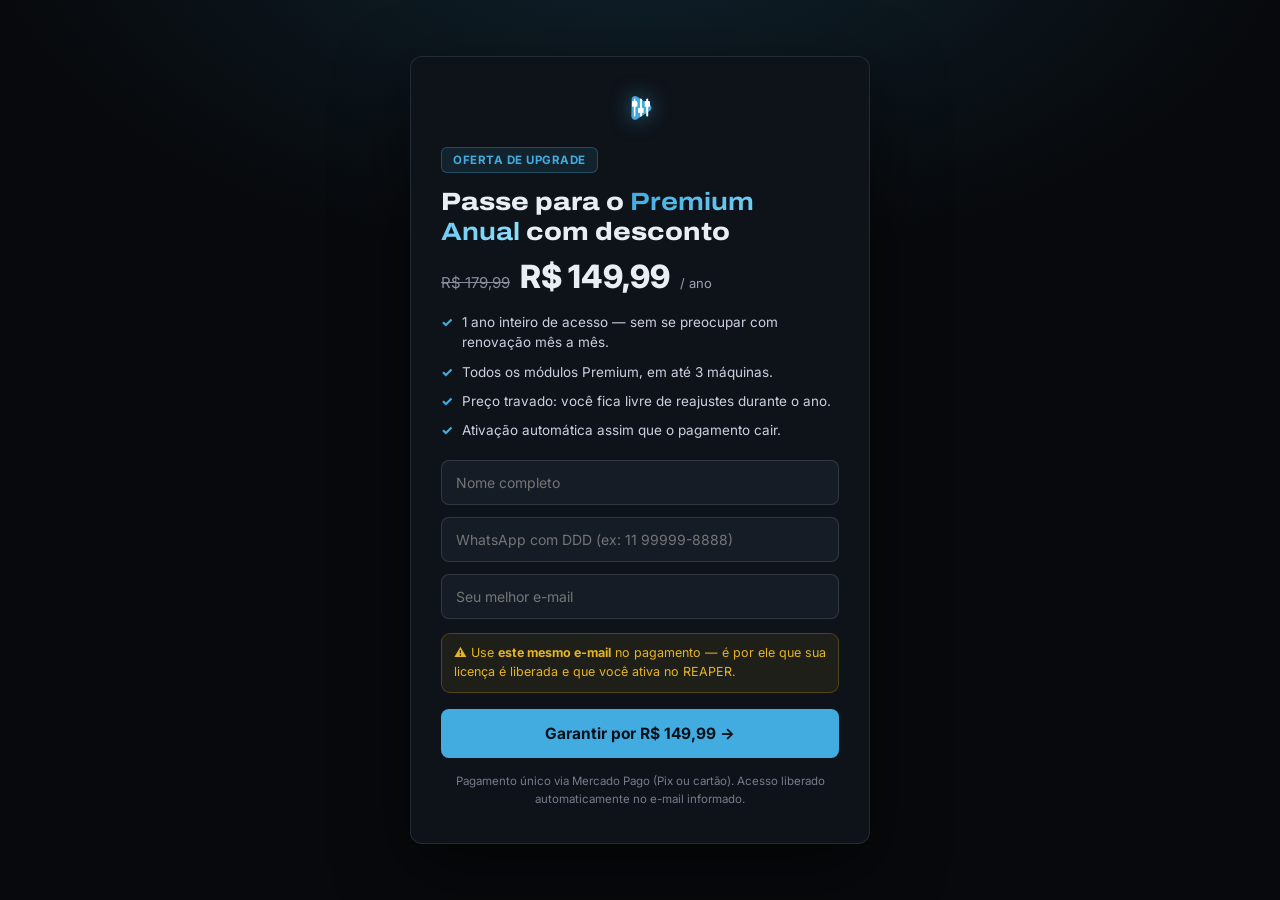
<file: promoanual/index.html>
<!doctype html>
<html lang="pt-BR">
<head>
<meta charset="utf-8" />
<meta name="viewport" content="width=device-width, initial-scale=1" />
<title>Oferta — Premium Anual por R$ 149,99 | Automate Pro</title>
<meta name="robots" content="noindex, nofollow" />
<link rel="icon" href="/logo.png" />
<link rel="preconnect" href="https://fonts.googleapis.com" />
<link rel="preconnect" href="https://fonts.gstatic.com" crossorigin />
<link href="https://fonts.googleapis.com/css2?family=Archivo:ital,wdth,wght@0,62..125,400..900&family=Inter:wght@400;500;600;700;800&display=swap" rel="stylesheet" />
<style>
  * { box-sizing: border-box; margin: 0; padding: 0; }
  html, body { min-height: 100%; }
  body {
    font-family: 'Inter', system-ui, sans-serif;
    background: radial-gradient(1100px 600px at 50% -10%, rgba(66,171,223,.16), transparent 60%), #07090C;
    color: #E9EEF4;
    display: flex; align-items: center; justify-content: center;
    padding: 28px 18px;
    min-height: 100vh;
  }
  .card {
    width: 100%; max-width: 460px;
    background: #0E1319;
    border: 1px solid rgba(160,200,235,.14);
    border-radius: 12px;
    padding: 34px 30px;
    box-shadow: 0 24px 70px rgba(0,0,0,.55);
  }
  .logo { display:block; height: 34px; margin: 0 auto 22px; filter: drop-shadow(0 0 10px rgba(66,171,223,.5)); }
  .badge {
    display:inline-block; font-size: 11.5px; font-weight: 700; letter-spacing: .5px;
    color:#42ABDF; background: rgba(66,171,223,.1); border:1px solid rgba(66,171,223,.32);
    padding: 5px 11px; border-radius: 6px; margin-bottom: 14px;
  }
  h1 { font-family:'Archivo','Inter',sans-serif; font-stretch:114%; font-size: 25px; font-weight: 800; line-height: 1.2; margin-bottom: 10px; }
  h1 b { background: linear-gradient(115deg,#42ABDF,#8FE0FF); -webkit-background-clip:text; background-clip:text; -webkit-text-fill-color:transparent; }
  .preco { display:flex; align-items:baseline; gap:10px; margin: 6px 0 16px; }
  .preco .de { color:#8b8b9e; text-decoration: line-through; font-size: 15px; }
  .preco .por { font-size: 32px; font-weight: 800; }
  .preco .ano { color:#a0a0b0; font-size: 13px; }
  ul { list-style:none; margin: 0 0 20px; display:flex; flex-direction:column; gap:9px; }
  li { font-size: 13.5px; color:#cfcfe0; display:flex; gap:9px; align-items:flex-start; line-height:1.5; }
  li::before { content:"✓"; color:#42ABDF; font-weight:800; flex-shrink:0; }
  input {
    width:100%; box-sizing:border-box; margin-bottom:12px; padding:13px 14px;
    background:#151C25; border:1px solid rgba(255,255,255,.12); border-radius:8px;
    color:#E9EEF4; font-size:14px; font-family:inherit;
  }
  input:focus { outline:none; border-color: rgba(66,171,223,.6); }
  .aviso {
    margin:2px 0 16px; font-size:12.5px; color:#E6B422; line-height:1.5;
    background:rgba(230,180,34,.08); border:1px solid rgba(230,180,34,.25);
    border-radius:9px; padding:10px 12px;
  }
  #err { display:none; margin:0 0 12px; font-size:12.5px; color:#ff8585;
    background:rgba(255,107,107,.08); border:1px solid rgba(255,107,107,.32);
    border-radius:9px; padding:9px 12px; line-height:1.45; }
  button {
    width:100%; padding:15px; border:none; border-radius:8px;
    background:#42ABDF; color:#06121B;
    font-size:15.5px; font-weight:700; cursor:pointer; font-family:inherit;
  }
  button:disabled { opacity:.7; cursor:default; }
  .rodape { margin-top:14px; font-size:11.5px; color:#7a7a8c; text-align:center; line-height:1.6; }
</style>
</head>
<body>
  <div class="card">
    <img src="/logo.png" alt="Automate Pro" class="logo" />
    <span class="badge">OFERTA DE UPGRADE</span>
    <h1>Passe para o <b>Premium Anual</b> com desconto</h1>
    <div class="preco">
      <span class="de">R$ 179,99</span>
      <span class="por">R$ 149,99</span>
      <span class="ano">/ ano</span>
    </div>
    <ul>
      <li>1 ano inteiro de acesso — sem se preocupar com renovação mês a mês.</li>
      <li>Todos os módulos Premium, em até 3 máquinas.</li>
      <li>Preço travado: você fica livre de reajustes durante o ano.</li>
      <li>Ativação automática assim que o pagamento cair.</li>
    </ul>

    <form id="form" novalidate>
      <input id="nome" type="text" required autocomplete="name" placeholder="Nome completo" />
      <input id="tel" type="tel" required autocomplete="tel" placeholder="WhatsApp com DDD (ex: 11 99999-8888)" />
      <input id="email" type="email" required autocomplete="email" placeholder="Seu melhor e-mail" />
      <p class="aviso">⚠️ Use <b>este mesmo e-mail</b> no pagamento — é por ele que sua licença é liberada e que você ativa no REAPER.</p>
      <div id="err"></div>
      <button id="btn" type="submit">Garantir por R$ 149,99 →</button>
    </form>
    <p class="rodape">Pagamento único via Mercado Pago (Pix ou cartão). Acesso liberado automaticamente no e-mail informado.</p>
  </div>

<script>
(function(){
  var CHECKOUT = "https://assistente.reaperautomate.com/api/checkout";
  var PLANO = "Premium Anual Promo";          // o webhook traduz pra "Premium Anual" (1 ano, 3 máq.)
  var FALLBACK = "https://mpago.la/2jAddfL";   // link estático da promo, se a API travar
  var form=document.getElementById('form'), btn=document.getElementById('btn'), elErr=document.getElementById('err');
  var elNome=document.getElementById('nome'), elTel=document.getElementById('tel'), elEmail=document.getElementById('email');
  // pré-preenche a partir do link do e-mail de oferta (?nome=&email=&tel=) pra reduzir fricção
  try {
    var qs = new URLSearchParams(location.search);
    if (qs.get('nome'))  elNome.value  = qs.get('nome');
    if (qs.get('email')) elEmail.value = qs.get('email');
    if (qs.get('tel'))   elTel.value   = qs.get('tel');
  } catch(e){}
  function erro(msg, campo){ elErr.textContent=msg; elErr.style.display='block'; if(campo){ campo.focus(); campo.style.borderColor='rgba(255,107,107,.6)'; } }
  function limpaErro(){ elErr.style.display='none'; [elNome,elTel,elEmail].forEach(function(c){ c.style.borderColor='rgba(255,255,255,.12)'; }); }
  form.addEventListener('input', limpaErro);
  form.addEventListener('submit', function(e){
    e.preventDefault();
    limpaErro();
    var nome=elNome.value.trim().replace(/\s+/g,' ');
    var tel=elTel.value.replace(/\D/g,'');
    var email=elEmail.value.trim().toLowerCase();
    if(nome.length<3 || nome.split(' ').filter(Boolean).length<2){ return erro('Digite seu nome completo (nome e sobrenome).', elNome); }
    if(tel.length<10 || tel.length>13){ return erro('WhatsApp inválido — inclua o DDD. Ex: 11 99999-8888', elTel); }
    if(!/^[^\s@]+@[^\s@]+\.[^\s@]+$/.test(email)){ return erro('E-mail inválido — confira o @ e o domínio (ex: voce@gmail.com).', elEmail); }
    btn.disabled=true; btn.textContent='Indo pro pagamento…';
    var payload={ nome:nome, telefone:tel, email:email, plano:PLANO, tipo:'unico' };
    var done=false, go=function(url){ if(!done){ done=true; window.location.href=url; } };
    var fb=setTimeout(function(){ go(FALLBACK); }, 9000);
    fetch(CHECKOUT,{method:'POST',headers:{'Content-Type':'application/json'},body:JSON.stringify(payload)})
      .then(function(r){ return r.json(); })
      .then(function(d){ clearTimeout(fb); go(d && d.init_point ? d.init_point : FALLBACK); })
      .catch(function(){ clearTimeout(fb); go(FALLBACK); });
  });
})();
</script>
</body>
</html>
</file>
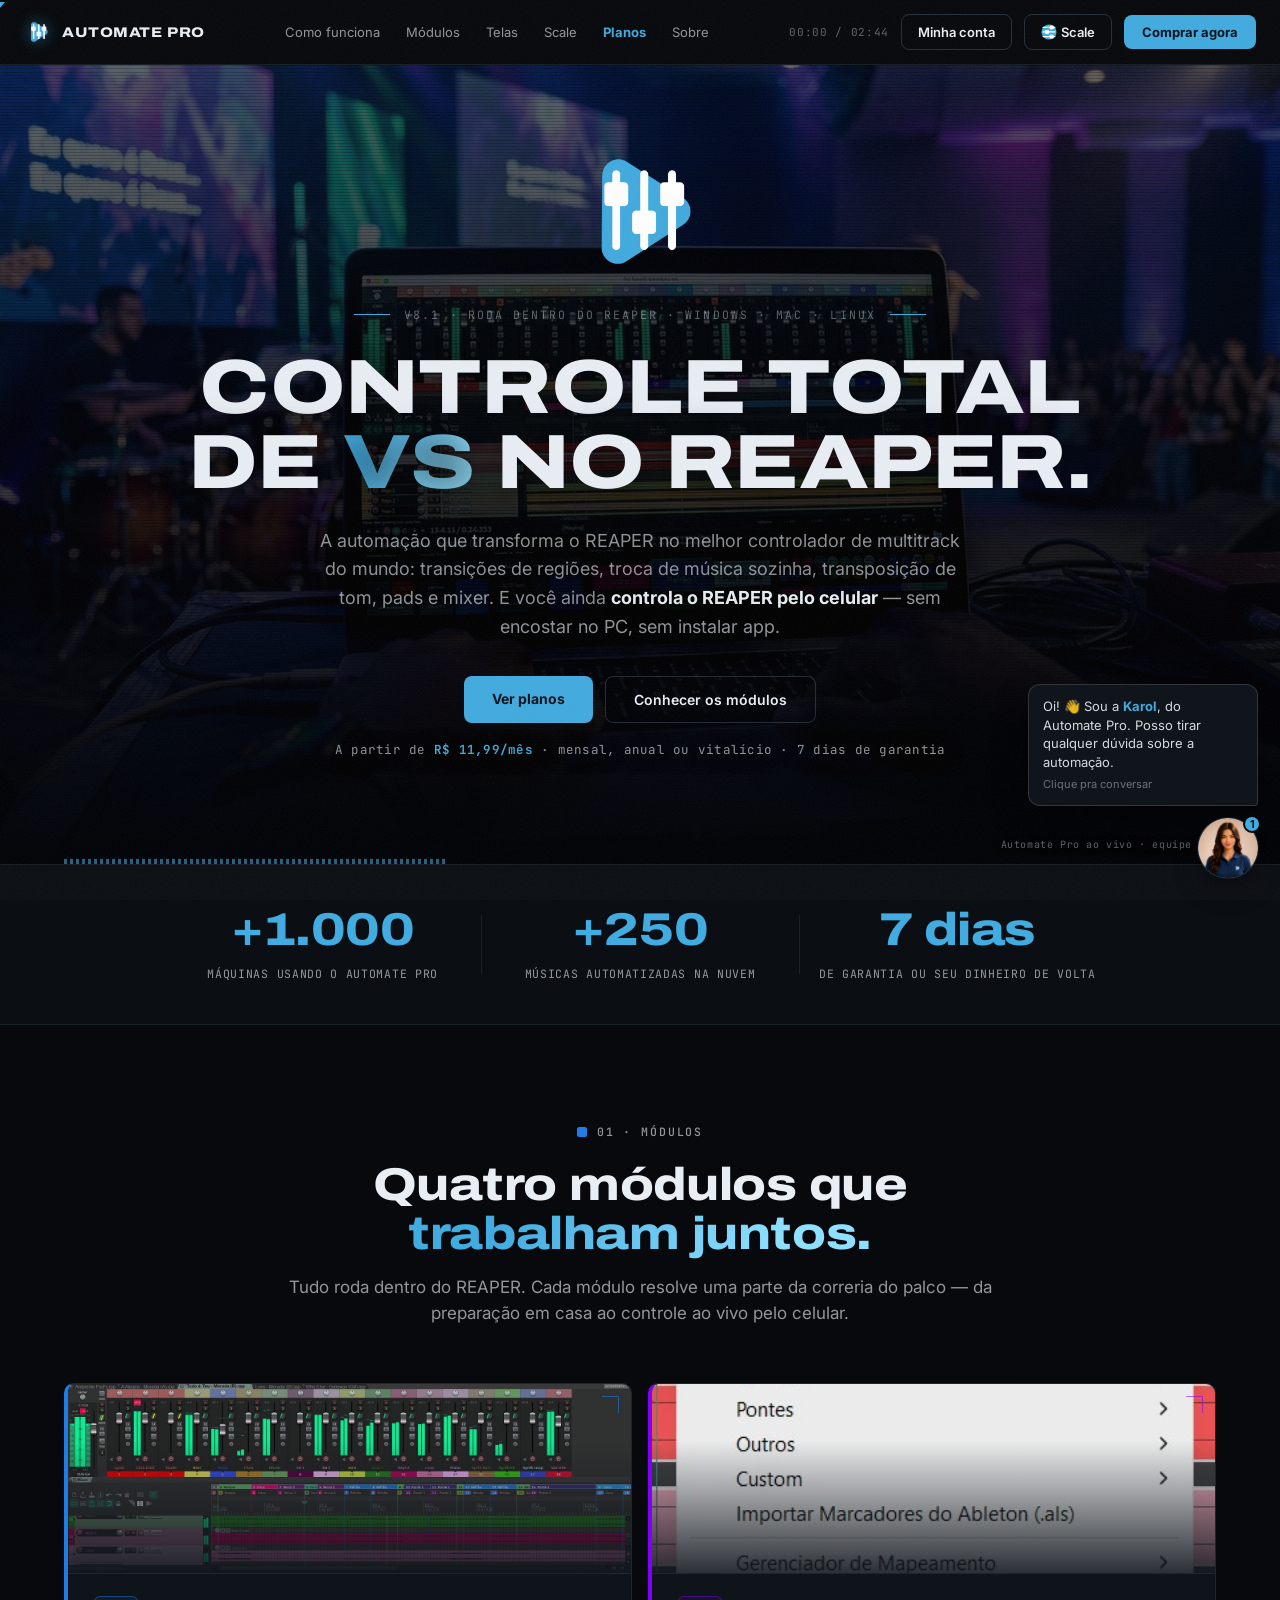
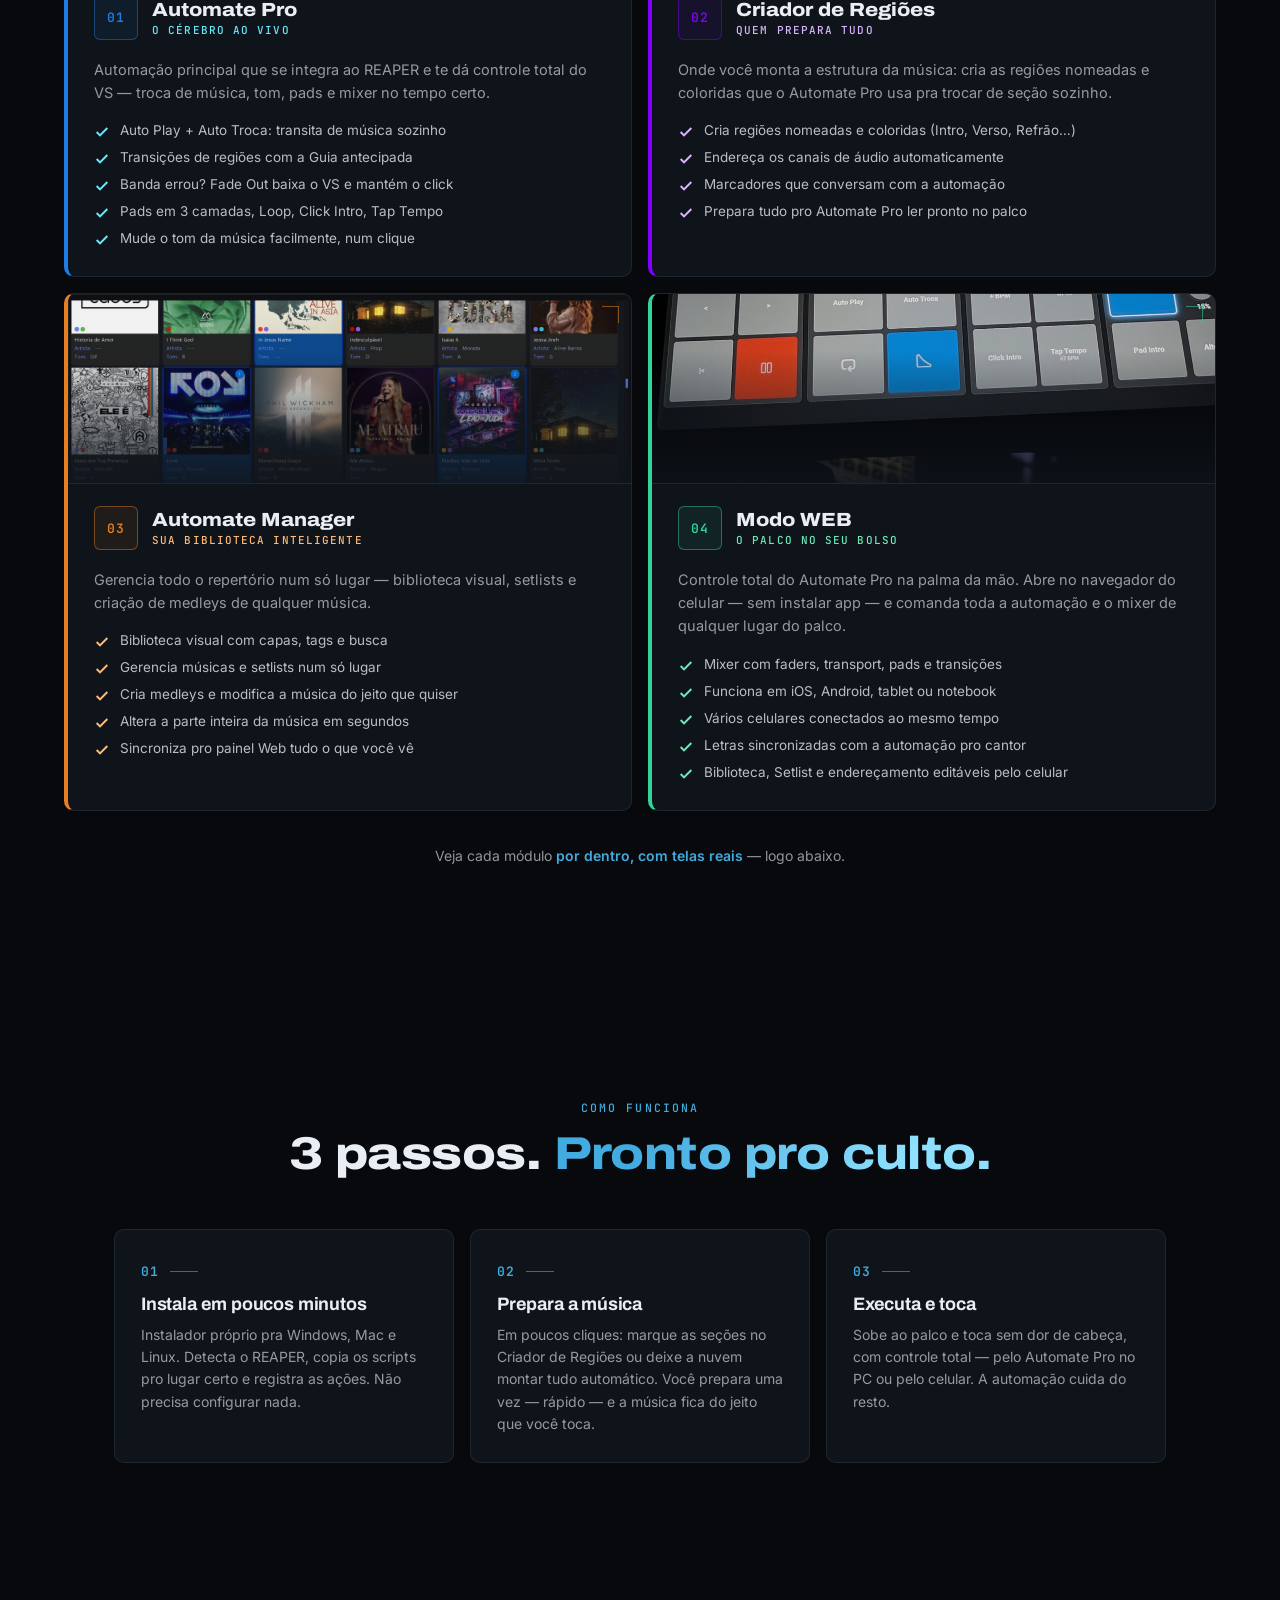
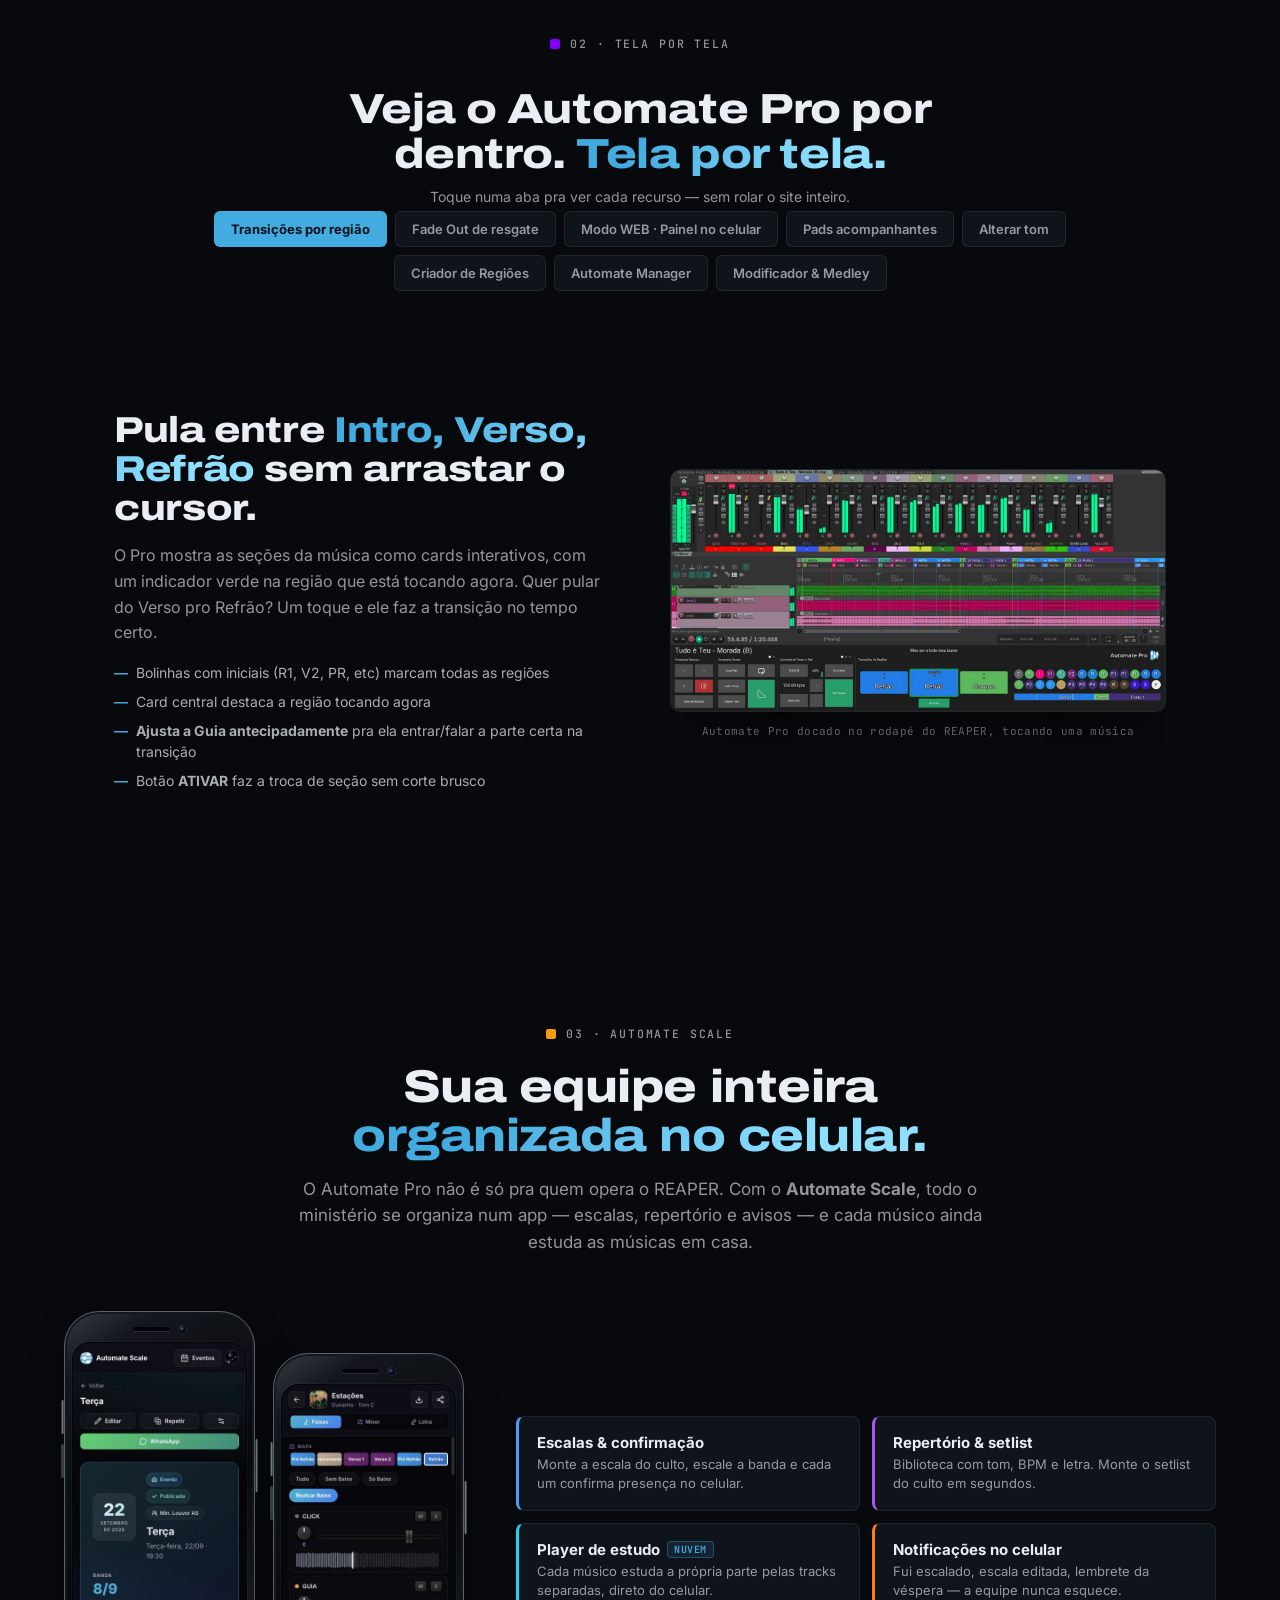
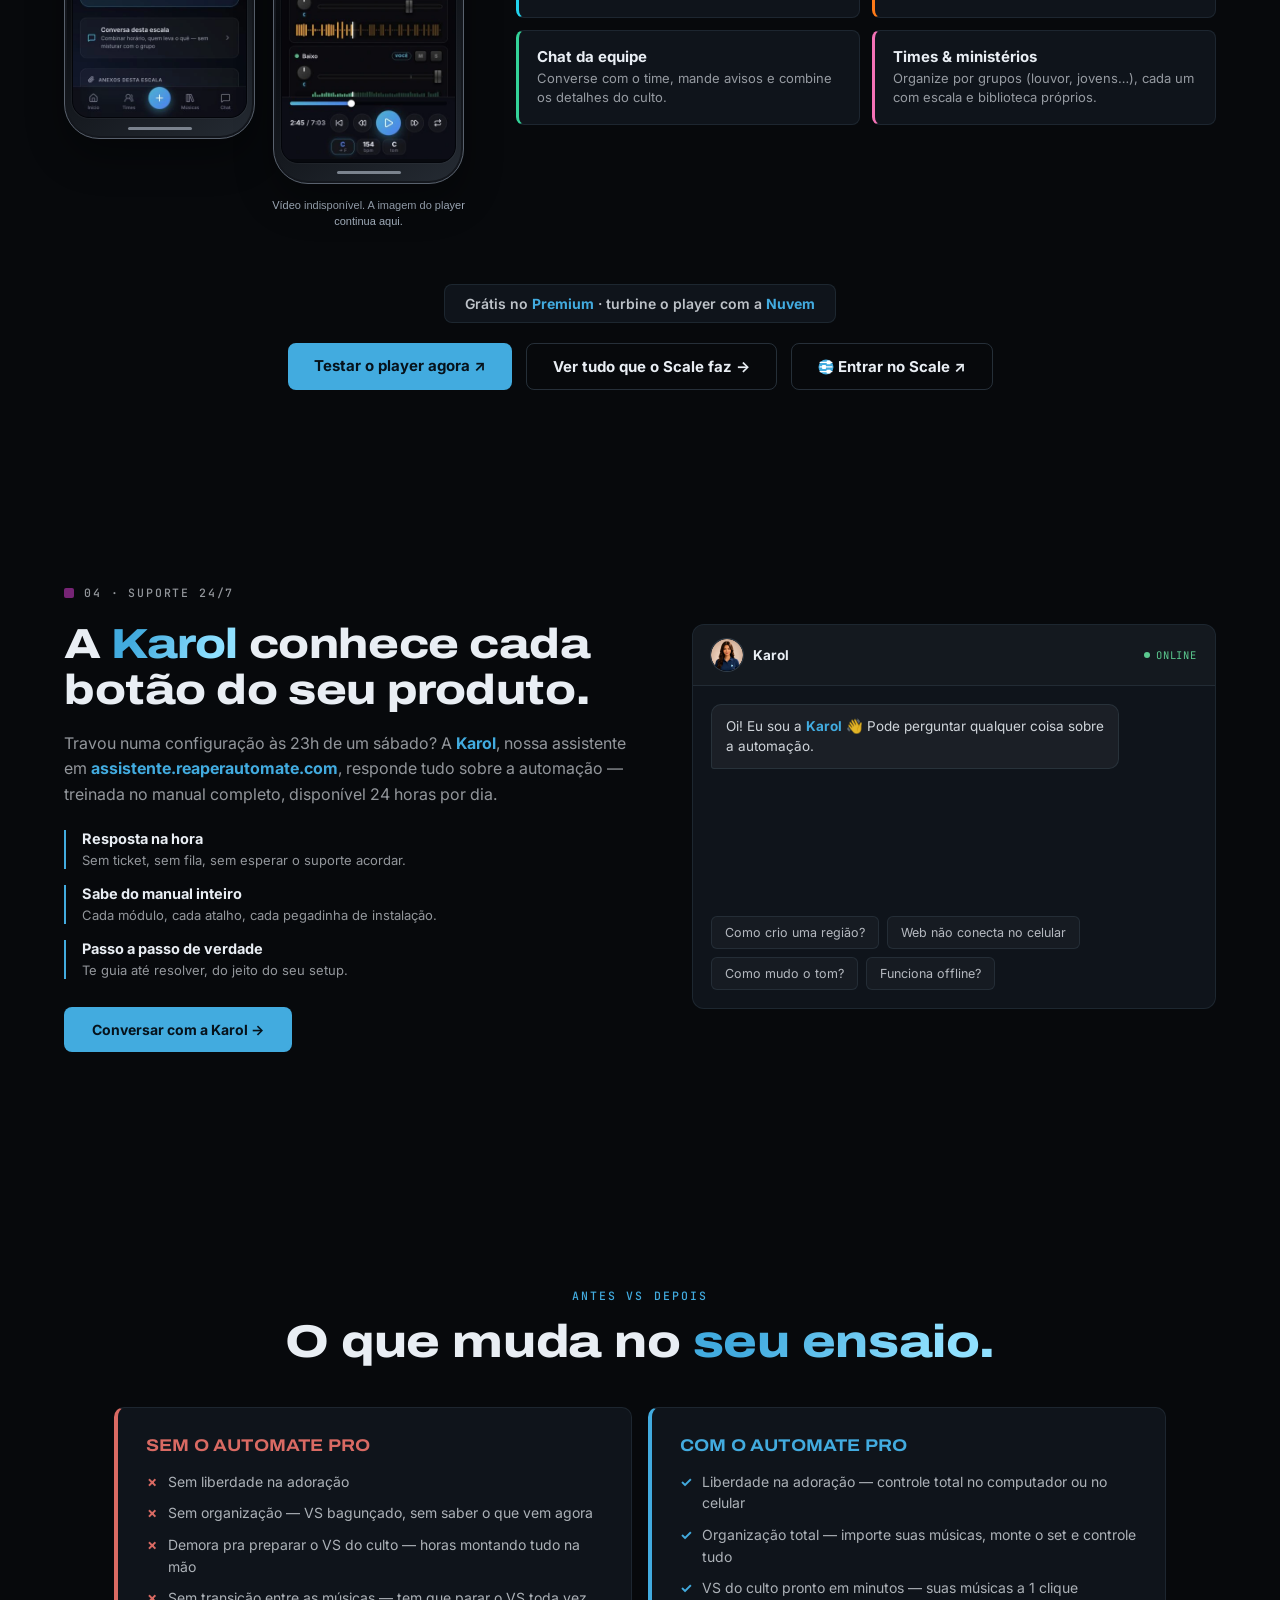
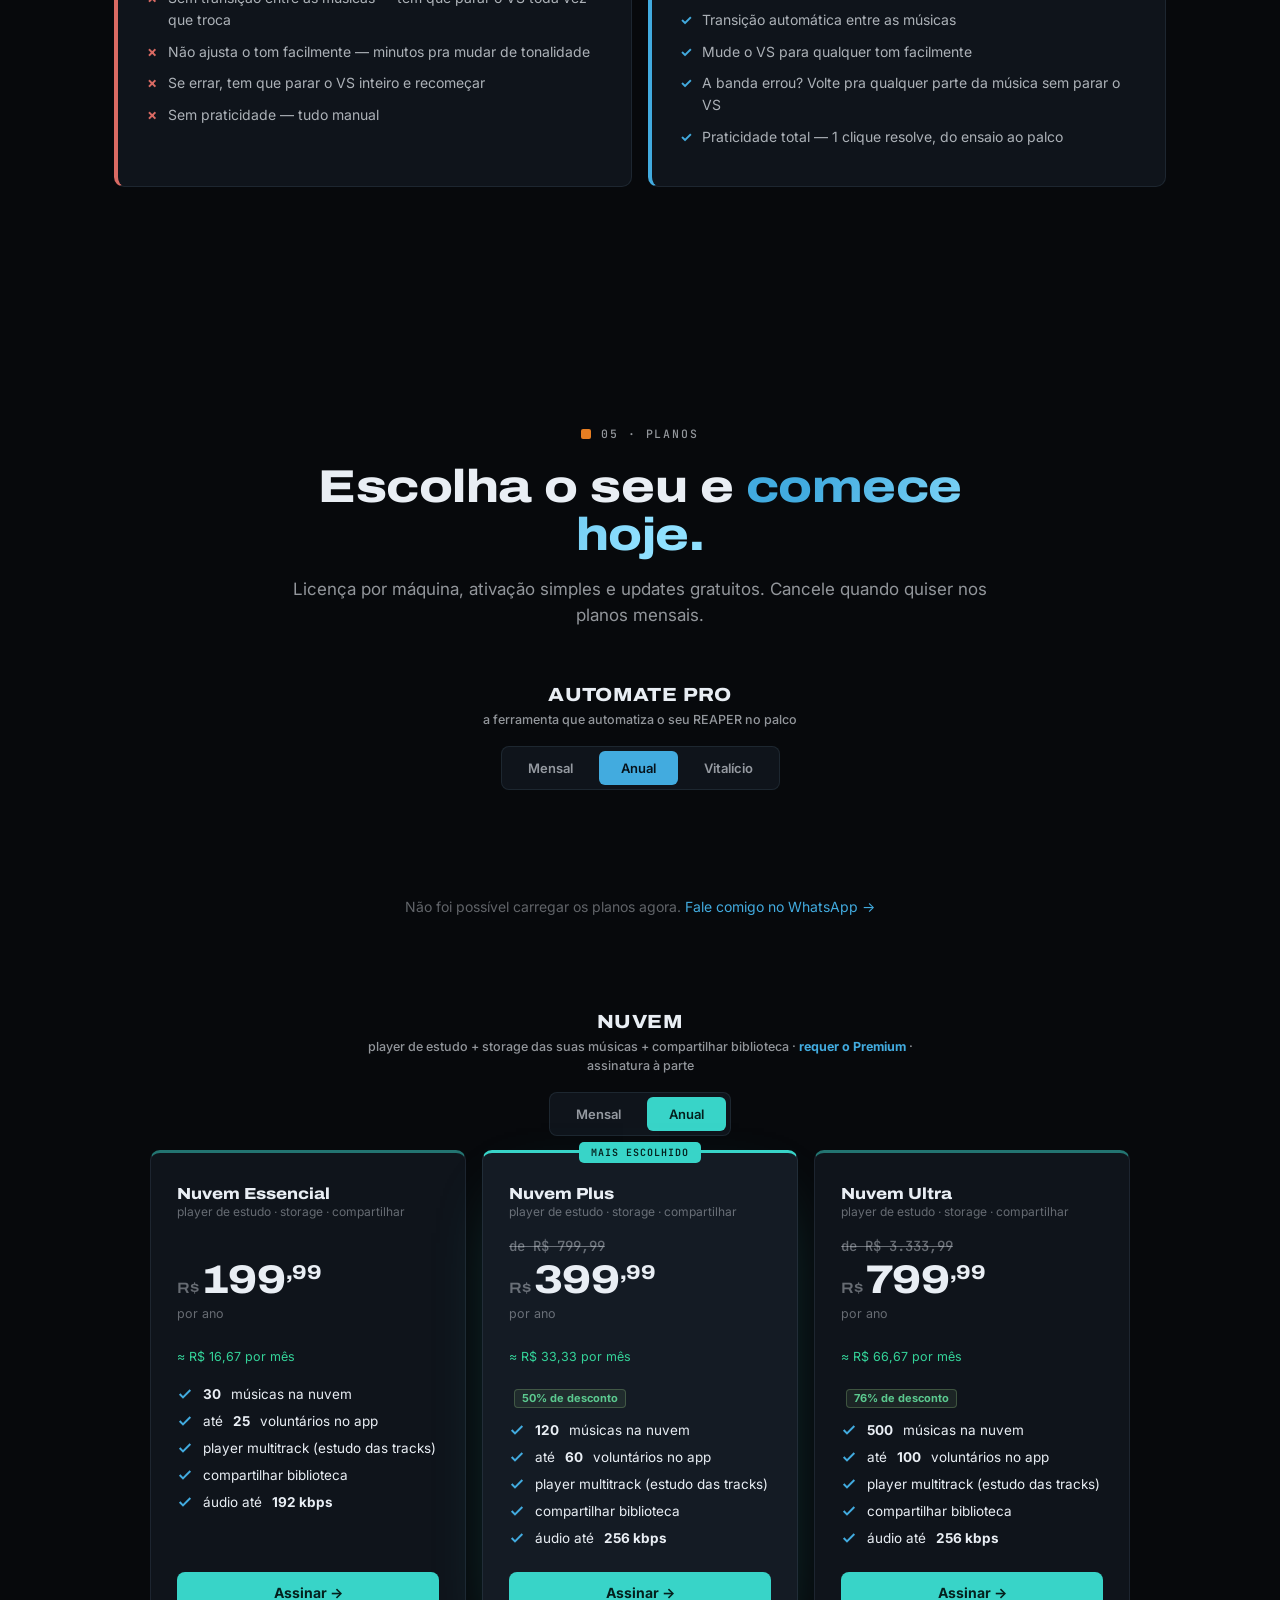
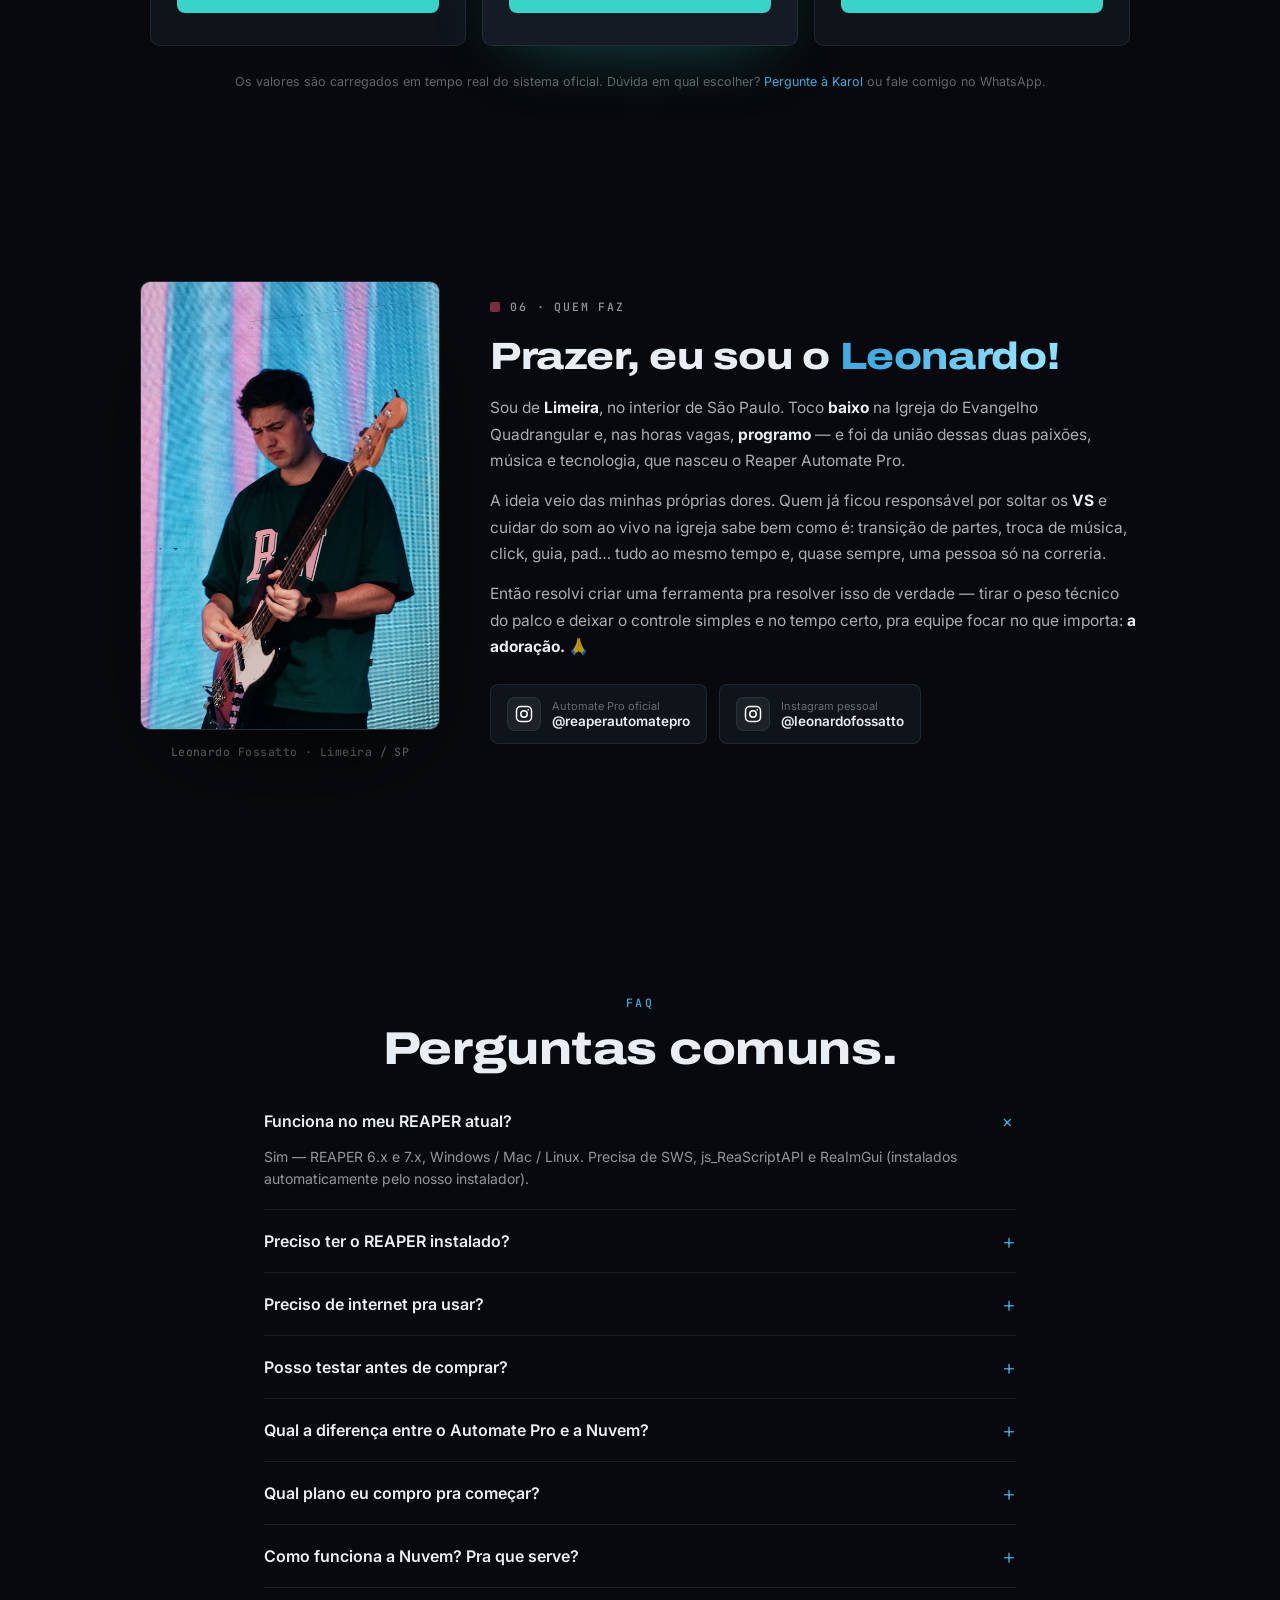
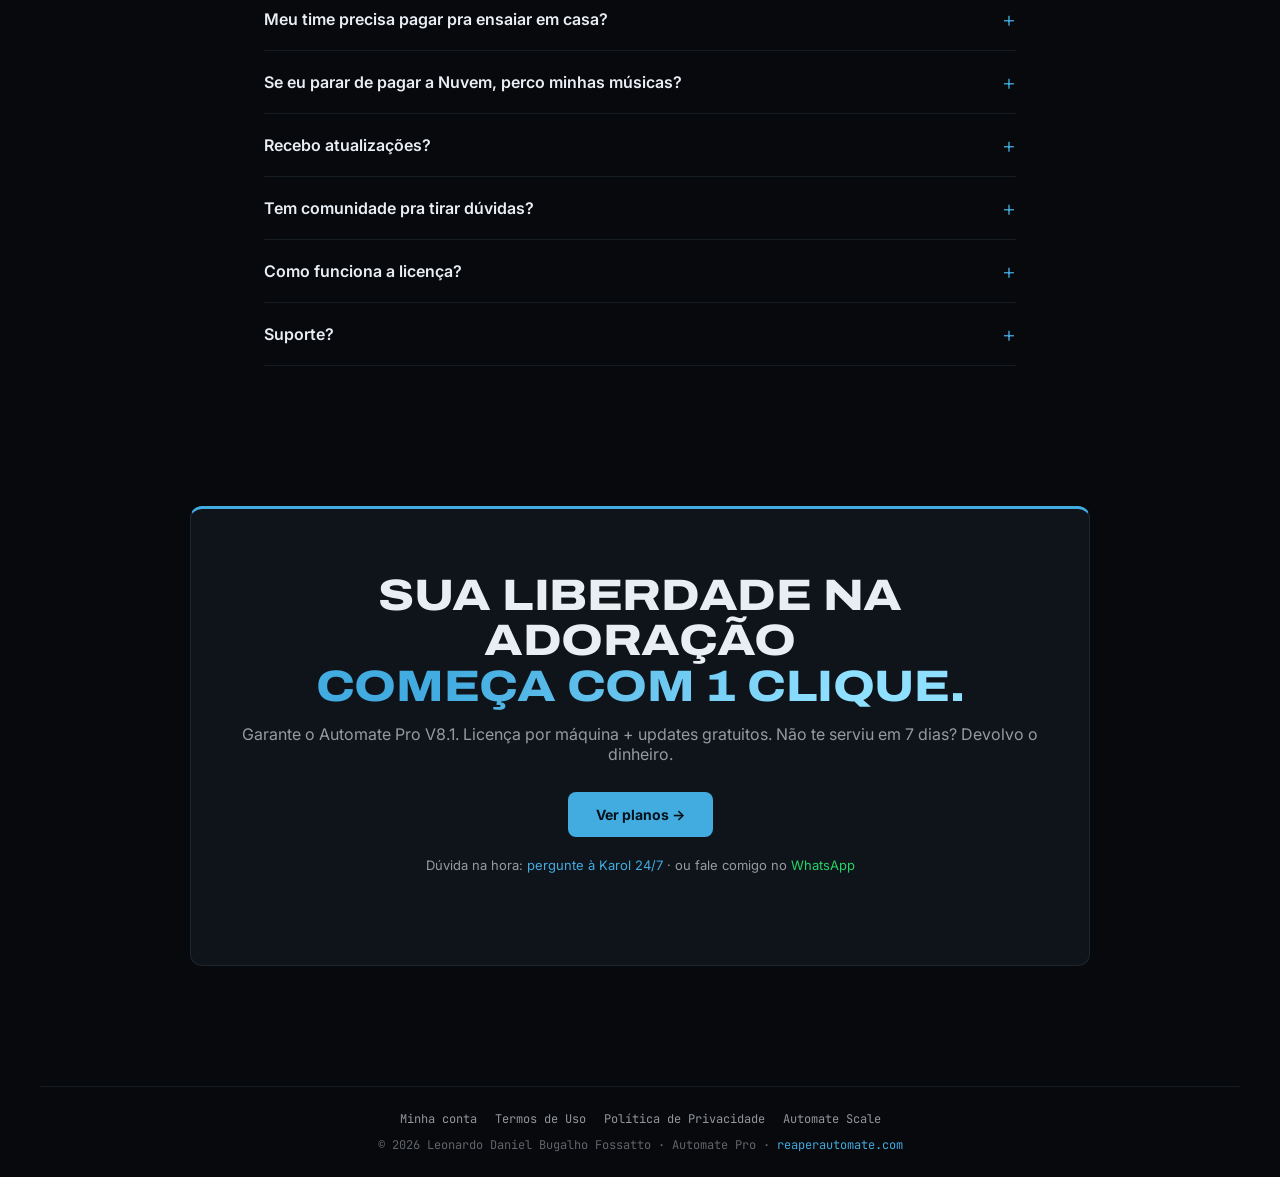
<file: comprar.html>
<!doctype html>
<html lang="pt-BR">
<head>
<meta charset="utf-8" />
<meta name="viewport" content="width=device-width, initial-scale=1" />
<title>Automate Pro — O REAPER, automatizado para o palco.</title>
<link rel="icon" href="logo.png" />
<link rel="preconnect" href="https://fonts.googleapis.com" />
<link rel="preconnect" href="https://fonts.gstatic.com" crossorigin />
<link href="https://fonts.googleapis.com/css2?family=Archivo:ital,wdth,wght@0,62..125,400..900;1,62..125,400..900&family=Inter:wght@400;500;600;700&family=JetBrains+Mono:wght@400;500;600&display=swap" rel="stylesheet" />
<style>
  * { box-sizing: border-box; margin: 0; padding: 0; }
  html, body { height: 100%; }
  :root {
    /* paleta fria construída em cima do azul da logo (#42ABDF) */
    --bg: #07090C;
    --bg2: #0B0E13;
    --panel: #0F141B;
    --panel2: #141B24;
    --line: rgba(160,200,235,.1);
    --line2: rgba(160,200,235,.2);
    --text: #E9EEF4;
    --muted: rgba(233,238,244,.62);
    --dim: rgba(233,238,244,.4);
    --accent: #42ABDF;
    --accent-hi: #6EC6F2;
    --accent-ink: #06121B;
    --ok: #5BC98F;
    --bad: #D96A63;
    --mono: 'JetBrains Mono', monospace;
  }
  body {
    font-family: 'Inter', system-ui, sans-serif;
    background: var(--bg);
    color: var(--text);
    overflow-x: hidden;
    -webkit-font-smoothing: antialiased;
  }
  a { color: inherit; text-decoration: none; }
  button { font-family: inherit; cursor: pointer; border: none; background: none; color: inherit; }
  img { display: block; }

  /* grain de filme por cima de tudo — no lugar dos blobs coloridos */
  body::after {
    content: ''; position: fixed; inset: 0;
    background-image: url("data:image/svg+xml,%3Csvg xmlns='http://www.w3.org/2000/svg' width='180' height='180'%3E%3Cfilter id='n'%3E%3CfeTurbulence type='fractalNoise' baseFrequency='0.8' numOctaves='2' stitchTiles='stitch'/%3E%3C/filter%3E%3Crect width='180' height='180' filter='url(%23n)'/%3E%3C/svg%3E");
    filter: grayscale(1);
    opacity: .05;
    pointer-events: none; z-index: 2000;
  }

  h1, h2, h3 { font-family: 'Archivo', 'Inter', sans-serif; }
  h1, h2 { font-stretch: 118%; }

  /* playhead — barra de progresso do scroll, como o cursor numa timeline */
  #playline { position: fixed; top: 0; left: 0; height: 2px; width: 0%; background: linear-gradient(90deg, rgba(66,171,223,.35), var(--accent)); box-shadow: 0 0 10px rgba(66,171,223,.7); z-index: 210; }
  #playline::after { content: ''; position: absolute; right: 0; top: 2px; transform: translateX(50%); border-left: 5px solid transparent; border-right: 5px solid transparent; border-top: 6px solid var(--accent); }

  /* nav */
  nav {
    position: sticky; top: 0; z-index: 50;
    backdrop-filter: blur(16px);
    background: rgba(7,9,12,.8);
    border-bottom: 1px solid var(--line);
  }
  .nav-inner { max-width: 1360px; margin: 0 auto; display: flex; align-items: center; justify-content: space-between; padding: 14px 24px; }
  .nav-brand { display: flex; align-items: center; gap: 10px; font-family: 'Archivo', sans-serif; font-stretch: 115%; font-weight: 800; font-size: 14px; letter-spacing: .04em; text-transform: uppercase; }
  .nav-brand img { width: 28px; height: 28px; object-fit: contain; filter: drop-shadow(0 0 8px rgba(66,171,223,.45)); }
  .nav-links { display: flex; gap: 26px; font-size: 13px; color: var(--muted); }
  .nav-links a:hover { color: var(--text); }
  .nav-links a.nav-hot { font-weight: 700; color: var(--accent); transition: filter .15s; }
  .nav-links a.nav-hot:hover { filter: brightness(1.2); }
  .nav-time { font-family: var(--mono); font-size: 11px; color: var(--dim); letter-spacing: .06em; white-space: nowrap; }
  @media (max-width: 1080px) { .nav-time { display: none; } }
  .nav-cta { padding: 9px 18px; border-radius: 8px; background: var(--accent); color: var(--accent-ink); font-weight: 700; font-size: 13px; transition: transform .15s, background .15s; white-space: nowrap; }
  .nav-cta:hover { transform: translateY(-1px); background: var(--accent-hi); box-shadow: 0 8px 26px -8px rgba(66,171,223,.6); }
  .nav-actions { display:flex; align-items:center; gap:12px; }
  .nav-login { padding:9px 16px; border-radius:8px; border:1px solid var(--line2); color:var(--text); font-weight:600; font-size:13px; transition:background .15s, border-color .15s; white-space:nowrap; }
  .nav-login:hover { background:rgba(255,255,255,.06); border-color:rgba(255,255,255,.3); }
  .scale-ico { display:inline-block; width:16px; height:16px; vertical-align:-3px; margin-right:4px; }
  /* No celular a nav só tinha marca + "Comprar agora": quem JÁ é cliente não
     achava por onde entrar (o link do rodapé ninguém rola até lá). Abrimos
     espaço escondendo o texto da marca e o atalho do Scale — "Minha conta"
     fica, porque é a porta de quem já pagou. */
  @media (max-width:460px){
    .nav-brand span { display:none; }
    .nav-login[data-sec] { display:none; }
    .nav-login { padding:8px 12px; font-size:12.5px; }
    .nav-cta { padding:8px 13px; font-size:12.5px; }
    .nav-actions { gap:8px; }
  }
  /* No celular os links de texto não cabem e geram scroll horizontal —
     escondemos a fileira e deixamos só a marca + "Comprar agora". */
  @media (max-width: 900px) {
    .nav-links { display: none; }
    .nav-inner { padding: 12px 18px; }
  }

  /* hero */
  section { position: relative; z-index: 1; }
  .hero { max-width: 1200px; margin: 0 auto; padding: 72px 24px 0; text-align: center; }
  /* logo grande pulsando — flutua e respira em azul */
  .hero-logo { width: 150px; height: 150px; object-fit: contain; margin: 0 auto 20px; display: block; animation: heroFloat 5s ease-in-out infinite, heroGlow 3s ease-in-out infinite; }
  @keyframes heroFloat { 0%,100%{ transform:translateY(0); } 50%{ transform:translateY(-8px); } }
  @keyframes heroGlow {
    0%,100% { filter: drop-shadow(0 8px 30px rgba(66,171,223,.55)); }
    50%     { filter: drop-shadow(0 8px 52px rgba(66,171,223,.95)); }
  }
  @media (prefers-reduced-motion: reduce) { .hero-logo { animation: none; filter: drop-shadow(0 8px 38px rgba(66,171,223,.7)); } }
  .hero-spec { display: flex; align-items: center; justify-content: center; gap: 14px; font-family: var(--mono); font-size: 11.5px; letter-spacing: .18em; text-transform: uppercase; color: var(--dim); margin-bottom: 28px; }
  .hero-spec::before, .hero-spec::after { content: ''; width: 36px; height: 1px; background: var(--accent); flex-shrink: 0; }
  h1 {
    font-size: clamp(40px, 6vw, 84px);
    font-weight: 800; font-stretch: 122%;
    letter-spacing: -.01em; text-transform: uppercase;
    line-height: .98; margin: 0 auto 26px;
    max-width: 980px;
  }
  /* destaque em gradiente azul→ciano — mesma família do azul da logo */
  .gradient { background: linear-gradient(115deg, #42ABDF 20%, #8FE0FF 80%); -webkit-background-clip: text; background-clip: text; color: transparent; -webkit-text-fill-color: transparent; }
  .hero p.lead { max-width: 660px; margin: 0 auto 34px; font-size: 18px; line-height: 1.6; color: var(--muted); }
  .hero-ctas { display: inline-flex; gap: 12px; flex-wrap: wrap; }
  .btn-primary { padding: 14px 28px; border-radius: 8px; background: var(--accent); color: var(--accent-ink); font-weight: 700; font-size: 14px; transition: transform .15s, background .15s, box-shadow .15s; display: inline-block; }
  .btn-primary:hover { transform: translateY(-2px); background: var(--accent-hi); box-shadow: 0 10px 34px -10px rgba(66,171,223,.6); }
  .btn-ghost { padding: 14px 28px; border-radius: 8px; background: transparent; border: 1px solid var(--line2); color: var(--text); font-weight: 600; font-size: 14px; transition: background .15s, border-color .15s; display: inline-block; }
  .btn-ghost:hover { background: rgba(255,255,255,.05); border-color: rgba(255,255,255,.32); }
  /* equalizador vivo no rodapé do hero */
  .hero-eq { display: flex; align-items: flex-end; gap: 3px; height: 34px; margin-top: 72px; overflow: hidden; }
  .hero-eq i { flex: 0 0 3px; height: 100%; background: var(--accent); opacity: .55; transform: scaleY(.15); transform-origin: bottom; animation: eqPulse var(--d, 1.1s) ease-in-out var(--dl, 0s) infinite alternate; }
  @keyframes eqPulse { to { transform: scaleY(var(--h, .9)); } }
  @media (prefers-reduced-motion: reduce) { .hero-eq i { animation: none; transform: scaleY(.4); } }

  /* ====================================================== */
  /* REAPER + AUTOMATE PRO simulation                       */
  /* ====================================================== */
  .demo-wrap { max-width: 1400px; margin: 40px auto 60px; padding: 0 24px; }
  .demo-helper { text-align: center; margin-bottom: 18px; font-size: 13px; color: rgba(255,255,255,.45); }
  .demo-helper b { background: linear-gradient(90deg, #217DE6, #FF0080); -webkit-background-clip: text; background-clip: text; color: transparent; font-weight: 700; }

  .reaper {
    background: #2a2a2e;
    border-radius: 14px; overflow: hidden;
    box-shadow: 0 40px 100px -20px rgba(0,0,0,.7), 0 0 80px -20px rgba(33,125,230,.25), inset 0 0 0 1px rgba(255,255,255,.04);
    font-size: 11px; color: #d4d4d4;
    display: flex; flex-direction: column;
  }
  .r-titlebar { background: linear-gradient(180deg, #3a3a3f, #2e2e33); padding: 7px 12px; display: flex; align-items: center; gap: 10px; border-bottom: 1px solid #1a1a1e; font-size: 11px; color: #b8b8b8; }
  .r-dots { display: flex; gap: 6px; }
  .r-dots span { width: 11px; height: 11px; border-radius: 999px; background: #555; }
  .r-dots span:nth-child(1) { background: #ff5f57; }
  .r-dots span:nth-child(2) { background: #febc2e; }
  .r-dots span:nth-child(3) { background: #28c840; }
  .r-titlebar-name { font-weight: 500; }

  .r-menu { background: #232327; padding: 4px 12px; display: flex; gap: 18px; font-size: 11px; color: #b8b8b8; border-bottom: 1px solid #1a1a1e; }
  .r-menu span:hover { color: #fff; cursor: default; }

  .r-toolbar { background: #2a2a2e; padding: 6px 10px; display: flex; align-items: center; gap: 8px; border-bottom: 1px solid #1a1a1e; }
  .r-transport { display: flex; gap: 3px; }
  .rt-btn { width: 26px; height: 22px; background: #3a3a3f; border-radius: 4px; display: grid; place-items: center; font-size: 9px; border: 1px solid rgba(255,255,255,.04); color: #ccc; }
  .rt-btn.play { color: #6ee7b7; }
  .rt-btn.rec  { color: #fb7185; }
  .r-time { margin-left: auto; background: #0a0a0a; padding: 4px 12px; border-radius: 4px; font-family: 'JetBrains Mono', monospace; color: #6ee7b7; font-size: 12px; letter-spacing: .05em; border: 1px solid rgba(110,231,183,.2); }
  .r-bpm { background: #0a0a0a; padding: 4px 10px; border-radius: 4px; font-family: 'JetBrains Mono', monospace; color: #fbbf24; font-size: 11px; border: 1px solid rgba(251,191,36,.2); }

  /* TCP + arrange — 16 tracks (sem MASTER no TCP), 38px cada, total 608px */
  .r-main { display: flex; min-height: 380px; max-height: 380px; }
  .r-tcp { width: 220px; background: #232327; border-right: 1px solid #1a1a1e; display: flex; flex-direction: column; overflow: hidden; }
  .r-track { height: 38px; padding: 6px 8px; border-bottom: 1px solid #1a1a1e; display: flex; align-items: center; gap: 8px; transition: opacity .3s; flex-shrink: 0; }
  .r-track-color { width: 4px; height: 22px; border-radius: 2px; }
  .r-track-info { flex: 1; min-width: 0; }
  .r-track-name { font-size: 11px; font-weight: 500; color: #e6e6e6; white-space: nowrap; overflow: hidden; text-overflow: ellipsis; }
  .r-track-controls { display: flex; gap: 3px; }
  .rtc-btn { width: 14px; height: 14px; border-radius: 3px; background: #3a3a3f; font-size: 8px; font-weight: 700; display: grid; place-items: center; color: #aaa; }
  .rtc-btn.on-m { background: #f87171; color: #2a0a0a; }
  .rtc-btn.on-s { background: #fbbf24; color: #2a1a00; }

  .r-arrange { flex: 1; background: #1c1c20; position: relative; overflow: hidden; min-width: 0; }
  .r-ruler { height: 22px; background: #2a2a2e; border-bottom: 1px solid #1a1a1e; background-image: repeating-linear-gradient(90deg, transparent 0 49px, rgba(255,255,255,.08) 49px 50px); position: relative; }
  .r-ruler::after { content: ''; position: absolute; inset: 0; background-image: repeating-linear-gradient(90deg, transparent 0 199px, rgba(255,255,255,.18) 199px 200px); }
  .r-region { position: absolute; top: 2px; height: 18px; border-radius: 3px; font-size: 9px; font-weight: 600; padding: 2px 6px; color: rgba(0,0,0,.75); text-shadow: 0 1px 0 rgba(255,255,255,.2); overflow: hidden; white-space: nowrap; }
  .r-playhead { position: absolute; top: 0; bottom: 0; width: 1px; background: #fb7185; box-shadow: 0 0 6px rgba(251,113,133,.7); left: 0; z-index: 5; pointer-events: none; }
  .r-lanes { position: relative; }
  .r-lane { height: 38px; border-bottom: 1px solid #16161a; position: relative; background-image: repeating-linear-gradient(90deg, transparent 0 49px, rgba(255,255,255,.03) 49px 50px); }
  .r-item { position: absolute; top: 3px; bottom: 3px; border-radius: 3px; background: #4a4a50; overflow: hidden; transition: opacity .3s; }
  .r-item .wave {
    position: absolute; inset: 0;
    /* waveform mais realista: peaks aleatórios por bloco */
    background-image:
      repeating-linear-gradient(90deg, transparent 0 1px, rgba(0,0,0,.18) 1px 2px),
      linear-gradient(180deg, transparent 30%, rgba(255,255,255,.25) 50%, transparent 70%);
    mix-blend-mode: overlay; opacity: .75;
  }
  .r-item .item-label { position: absolute; top: 3px; left: 8px; font-size: 9px; font-weight: 700; color: rgba(0,0,0,.75); text-shadow: 0 1px 0 rgba(255,255,255,.15); }

  /* === LYRICS overlay no arrange — texto rolando no fundo === */
  .r-lyrics {
    position: absolute;
    left: 0; right: 0; bottom: 0;
    height: 56px;
    background: linear-gradient(180deg, transparent 0%, rgba(0,0,0,.55) 30%, rgba(0,0,0,.75) 100%);
    display: flex; flex-direction: column; align-items: center; justify-content: center;
    pointer-events: none; z-index: 4;
    overflow: hidden;
    padding: 0 80px;
  }
  .r-lyrics-line {
    font-family: 'Inter', sans-serif;
    font-weight: 700;
    line-height: 1.1;
    text-align: center;
    transition: opacity .35s, transform .35s, font-size .35s;
    white-space: nowrap; overflow: hidden; text-overflow: ellipsis;
    width: 100%;
  }
  .r-lyrics-line.prev    { font-size: 11px; color: rgba(255,255,255,.35); margin-bottom: 2px; }
  .r-lyrics-line.current { font-size: 18px; color: #fff; text-shadow: 0 0 16px rgba(255,255,255,.35); }
  .r-lyrics-line.next    { font-size: 10px; color: rgba(255,255,255,.25); margin-top: 2px; }

  /* ====================================================== */
  /* MIXER PANEL — REAPER-style horizontal channel strip    */
  /* ====================================================== */
  .r-mixer {
    background: #1a1a1e;
    border-top: 1px solid #0a0a0a;
    border-bottom: 1px solid #0a0a0a;
    padding: 8px 8px 10px;
    display: flex; gap: 4px; overflow-x: auto;
    min-height: 200px; max-height: 220px;
  }
  .mx-channel {
    width: 52px; flex-shrink: 0;
    background: #232327; border-radius: 4px;
    padding: 4px 0;
    display: flex; flex-direction: column; align-items: center; gap: 3px;
    border: 1px solid #1a1a1e;
  }
  .mx-channel.master { background: #2b2027; border-color: #3a2a35; }
  .mx-name {
    width: 100%; padding: 2px 4px;
    font-size: 9px; font-weight: 600; color: #e6e6e6;
    text-align: center;
    white-space: nowrap; overflow: hidden; text-overflow: ellipsis;
  }
  .mx-colorbar { width: 100%; height: 3px; }
  .mx-pan {
    width: 32px; height: 32px; border-radius: 999px;
    background: radial-gradient(circle at 30% 30%, #4a4a50, #2a2a30);
    position: relative; border: 1px solid #16161a;
    margin: 2px 0;
  }
  .mx-pan::after {
    content: ''; position: absolute;
    top: 4px; left: 50%;
    width: 2px; height: 12px;
    background: #c0c0c0;
    transform: translateX(-50%);
    box-shadow: 0 0 4px rgba(255,255,255,.2);
  }
  .mx-fader {
    width: 28px; flex: 1;
    background: linear-gradient(180deg, #0a0a0a 0%, #1a1a1e 100%);
    border-radius: 2px;
    position: relative;
    margin: 2px 0;
    border: 1px solid #0a0a0a;
    min-height: 60px;
  }
  .mx-fader-track {
    position: absolute;
    left: 50%; transform: translateX(-50%);
    top: 4px; bottom: 4px;
    width: 2px; background: rgba(255,255,255,.08);
  }
  .mx-fader-handle {
    position: absolute;
    left: 4px; right: 4px;
    height: 14px;
    background: linear-gradient(180deg, #999, #555);
    border: 1px solid #222;
    border-radius: 2px;
    transition: top .8s cubic-bezier(.4,.2,.2,1);
    box-shadow: 0 1px 3px rgba(0,0,0,.5);
  }
  .mx-fader-handle::after {
    content: ''; position: absolute;
    left: 0; right: 0; top: 50%;
    height: 1px; background: #222;
  }
  .mx-meter {
    position: absolute;
    right: 1px; top: 4px; bottom: 4px;
    width: 3px;
    background: linear-gradient(180deg, #ff3b30 0%, #fbbf24 30%, #34d399 60%);
    opacity: .3;
    border-radius: 1px;
  }
  .mx-meter::after {
    content: ''; position: absolute;
    left: 0; right: 0; top: 0;
    background: #1a1a1e;
    height: var(--meter-mute, 100%);
    transition: height .15s linear;
  }
  .mx-db {
    font-family: 'JetBrains Mono', monospace;
    font-size: 8px; color: rgba(255,255,255,.55);
    height: 12px; line-height: 12px;
  }
  .mx-btns { display: flex; gap: 2px; }
  .mx-btn {
    width: 14px; height: 14px; border-radius: 2px;
    font-size: 8px; font-weight: 700;
    background: #3a3a3f; color: #aaa;
    display: grid; place-items: center;
  }
  .mx-btn.on-m { background: #f87171; color: #2a0a0a; }
  .mx-btn.on-s { background: #fbbf24; color: #2a1a00; }

  /* ============================================ */
  /* TOOLTIP                                       */
  /* ============================================ */
  .ap-explain {
    position: absolute; bottom: 14px;
    background: rgba(10,10,15,.98); backdrop-filter: blur(20px);
    border: 1px solid rgba(33,125,230,.55);
    border-radius: 12px; padding: 12px 16px;
    width: 320px;
    font-family: 'Inter', sans-serif;
    font-size: 12px; line-height: 1.5; color: rgba(255,255,255,.92);
    box-shadow: 0 20px 60px -10px rgba(0,0,0,.85), 0 0 50px -10px rgba(33,125,230,.55);
    z-index: 40;
    opacity: 0; transform: translateY(8px) scale(.97);
    pointer-events: none;
    transition: opacity .25s, transform .25s, left .35s cubic-bezier(.4,.0,.2,1);
  }
  .ap-explain.show { opacity: 1; transform: translateY(0) scale(1); }
  .ap-explain .e-title { font-size: 13px; font-weight: 700; margin-bottom: 4px; background: linear-gradient(135deg, #67e8f9, #f0abfc); -webkit-background-clip: text; background-clip: text; color: transparent; }
  .ap-explain .e-arrow { position: absolute; width: 14px; height: 14px; background: rgba(10,10,15,.98); border-right: 1px solid rgba(33,125,230,.55); border-bottom: 1px solid rgba(33,125,230,.55); transform: rotate(45deg); bottom: -8px; left: 30px; transition: left .35s cubic-bezier(.4,.0,.2,1); }

  /* ====================================================== */
  /* AUTOMATE PRO BAR                                       */
  /* ====================================================== */
  .ap {
    background: #1F1F1F; color: #E6E6E6;
    font-family: Arial, sans-serif;
    border-top: 2px solid #0a0a0a;
    box-shadow: 0 -10px 30px -10px rgba(0,0,0,.6);
    position: relative;
  }
  .ap-titlestrip { height: 50px; position: relative; display: flex; align-items: center; padding: 0 15px; background: #1F1F1F; border-bottom: 1px solid #2b2b2b; overflow: hidden; }
  .ap-marquee { flex: 1; overflow: hidden; position: relative; height: 38px; margin-right: 140px; }
  .ap-marquee-text { position: absolute; white-space: nowrap; font-size: 30px; font-weight: 700; color: #E6E6E6; line-height: 38px; will-change: transform; }
  .ap-logo-area { position: absolute; right: 15px; top: 4px; height: 60px; display: flex; align-items: center; cursor: pointer; transition: transform .15s; }
  .ap-logo-area:hover { transform: scale(1.04); }
  .ap-logo-area img { height: 56px; width: auto; filter: drop-shadow(0 4px 18px rgba(33,125,230,.5)); }

  .ap-body { display: flex; gap: 22px; padding: 15px; align-items: stretch; }
  .ap-section { display: flex; flex-direction: column; gap: 10px; min-width: 0; }
  .ap-section.s1 { width: 158px; flex-shrink: 0; padding-right: 22px; border-right: 2px solid #333; }
  .ap-section.s2 { width: 240px; flex-shrink: 0; padding-right: 22px; border-right: 2px solid #333; }
  .ap-section.s3 { width: 285px; flex-shrink: 0; padding-right: 22px; border-right: 2px solid #333; }
  .ap-section.s4 { flex: 1; min-width: 360px; }

  .ap-section-title { font-size: 14px; font-weight: 700; color: #E6E6E6; height: 20px; display: flex; align-items: center; justify-content: space-between; }
  .ap-pager { display: flex; gap: 5px; cursor: pointer; padding: 4px; }
  .ap-pager .pd { width: 7px; height: 7px; border-radius: 999px; background: #808080; opacity: .55; transition: opacity .15s, background .15s; }
  .ap-pager:hover .pd { opacity: .9; }
  .ap-pager .pd.on { background: #E6E6E6; opacity: 1; }

  .ap-row { display: grid; gap: 8px; }
  .ap-btn {
    background: #4D4D4D; color: #E6E6E6;
    border: 1px solid #4d4d4d; border-radius: 0;
    font-size: 14px; font-weight: 400; font-family: Arial, sans-serif;
    min-height: 50px; height: 50px;
    display: flex; align-items: center; justify-content: center;
    transition: background .12s; cursor: pointer; position: relative; user-select: none;
  }
  .ap-btn:hover { background: #666; }
  .ap-btn.tall { height: 108px; }
  /* When ap-btn is in a grid with grid-row span, let it stretch */
  .ap-btn[style*="grid-row:2 / 4"], .ap-btn[style*="grid-row: span 2"] { height: auto; align-self: stretch; }
  /* Tap stack — PAD Intro em cima, Tap Tempo ocupando o resto */
  .tap-stack { display: flex; flex-direction: column; gap: 8px; align-self: stretch; min-height: 0; }
  .ap-btn.play       { background: #217DE6; }
  .ap-btn.play:hover { background: #399ff5; }
  .ap-btn.stop       { background: #B33333; }
  .ap-btn.stop:hover { background: #d44747; }
  .ap-btn.autoplay.on  { background: #FF0080; }
  .ap-btn.loop.on      { background: #752475; }
  .ap-btn.fade-out     { background: #217DE6; }
  .ap-btn.fade-in      { background: #752475; }
  .ap-btn.taptempo     { background: #217DE6; }
  .ap-btn.bpm          { background: #4D4D4D; font-size: 22px; font-weight: 700; }
  .ap-btn.padintro.on  { background: #CC4DAA; }
  .ap-btn.clickintro.on{ background: #E69933; animation: blink 1s infinite; }
  .ap-btn.pad.on       { background: #217DE6; }
  .ap-btn.cv           { background: #217DE6; }
  .ap-btn.perso        { background: #752475; }
  @keyframes blink { 0%,100% { opacity: 1; } 50% { opacity: .55; } }
  .ap-btn.loop.once::after { content: '1'; position: absolute; right: 12px; top: 50%; transform: translateY(-50%); font-weight: 800; font-size: 20px; color: #fff; }
  .ap-btn .midi-dot { position: absolute; top: 4px; right: 4px; width: 6px; height: 6px; border-radius: 999px; background: rgba(255,140,26,.95); box-shadow: 0 0 6px rgba(255,140,26,.7); }

  .ap-bpm-display { height: 50px; display: flex; align-items: center; justify-content: center; font-size: 20px; font-weight: 700; color: #E6E6E6; font-family: 'JetBrains Mono', monospace; background: #1F1F1F; }
  .ap-pad-vol { background: #1F1F1F; height: 50px; display: flex; align-items: stretch; cursor: pointer; }
  .ap-pad-vol .label { flex: 1; display: grid; place-items: center; font-size: 16px; font-weight: 700; color: #E6E6E6; }
  .ap-pad-vol .bar { width: 6px; background: #1a1a1a; position: relative; }
  .ap-pad-vol .bar-fill { position: absolute; left: 0; right: 0; bottom: 0; background: #217DE6; transition: height .3s; }

  /* ==== TRANSIÇÕES — replicates real Lua draw_transicao_section ==== */
  .ap-trans { display: flex; flex-direction: column; gap: 6px; min-height: 168px; }
  .ap-trans-row { display: flex; gap: 14px; align-items: stretch; flex: 1; }
  .ap-trans-cards { display: flex; gap: 8px; flex: 1; min-width: 0; align-items: center; justify-content: center; height: 100px; position: relative; }
  .ap-trans-card {
    background: #2b2b2b;
    border: 2px solid #4d4d4d;
    border-radius: 7px;
    width: 110px; height: 70px;
    display: flex; flex-direction: column;
    align-items: center; justify-content: center;
    padding: 6px;
    cursor: pointer;
    transition: all .35s cubic-bezier(.85, 0, .15, 1);
    flex-shrink: 0;
    color: #E6E6E6;
  }
  .ap-trans-card.current {
    height: 100px;
    box-shadow: 0 0 16px -2px var(--halo, rgba(0,255,0,.6));
    border-color: rgba(0,255,0,.7);
  }
  .ap-trans-card .side-label { font-size: 9px; font-weight: 700; color: rgba(255,255,255,.55); letter-spacing: .05em; }
  .ap-trans-card .num-tag { font-size: 9px; color: rgba(255,255,255,.6); margin: 2px 0; }
  .ap-trans-card .nome { font-size: 16px; font-weight: 700; line-height: 1; }
  .ap-trans-card.current .nome { font-size: 18px; }
  .ap-trans-dots { display: flex; flex-direction: column; gap: 4px; align-items: center; justify-content: center; padding: 0 4px; }
  .ap-trans-dots-row { display: flex; gap: 5px; }
  .ap-trans-dot {
    width: 30px; height: 30px; border-radius: 999px;
    background: #4D4D4D; color: #E6E6E6;
    font-size: 11px; font-weight: 700;
    display: grid; place-items: center;
    cursor: pointer;
    transition: transform .15s, background .25s;
    position: relative;
  }
  .ap-trans-dot:hover { transform: scale(1.08); }
  .ap-trans-dot.active {
    transform: scale(1.15);
    box-shadow: 0 0 0 2px #00ff00, 0 0 14px rgba(0,255,0,.7);
    animation: halo-pulse 1.2s infinite;
  }
  /* dot SELECIONADA (esperando ATIVAR) — amarelo piscando */
  .ap-trans-dot.selected:not(.active) {
    transform: scale(1.12);
    box-shadow: 0 0 0 2px #FFCC00, 0 0 10px rgba(255,204,0,.6);
    animation: select-blink .6s infinite;
  }
  @keyframes halo-pulse {
    0%, 100% { box-shadow: 0 0 0 2px rgba(0,255,0,1), 0 0 14px rgba(0,255,0,.8); }
    50%      { box-shadow: 0 0 0 2px rgba(0,255,0,.5), 0 0 8px rgba(0,255,0,.4); }
  }
  @keyframes select-blink {
    0%, 100% { box-shadow: 0 0 0 2px #FFCC00, 0 0 10px rgba(255,204,0,.7); }
    50%      { box-shadow: 0 0 0 2px rgba(255,204,0,.3), 0 0 4px rgba(255,204,0,.2); }
  }
  /* card selected (esperando ATIVAR) — borda amarela */
  .ap-trans-card.selected:not(.current) {
    border-color: #FFCC00 !important;
    box-shadow: 0 0 12px -2px rgba(255,204,0,.6) !important;
  }
  /* botão ATIVAR pulsa quando tem seleção pendente */
  .ap-ativar.pending {
    background: #FFCC00 !important;
    color: #2a1a00;
    animation: select-blink .6s infinite;
  }

  /* === Botão (nível landing) que mostra/oculta o Painel Web embedado === */
  .ap-webwrap-bar { display: flex; justify-content: center; padding: 14px 24px 0; }
  .ap-webwrap-trigger {
    display: inline-flex; align-items: center; gap: 7px;
    padding: 8px 18px;
    background: rgba(33,125,230,.1);
    border: 1px solid rgba(33,125,230,.5);
    border-radius: 999px;
    cursor: pointer;
    font-size: 12px; font-weight: 600; color: #cfe3ff;
    font-family: 'Inter', sans-serif;
    transition: all .15s;
  }
  .ap-webwrap-trigger:hover { background: rgba(33,125,230,.2); transform: scale(1.03); }
  @keyframes web-pulse { 0%,100% { opacity: 1; } 50% { opacity: .4; } }

  .ap-trans-bar {
    height: 24px; background: #2b2b2b; border-radius: 3px; overflow: hidden; position: relative;
    display: flex;
  }
  .ap-trans-bar-block {
    height: 100%;
    display: flex; align-items: center; justify-content: center;
    font-size: 11px; font-weight: 700; color: rgba(0,0,0,.7);
    text-shadow: 0 1px 0 rgba(255,255,255,.15);
    border-right: 1px solid rgba(0,0,0,.3);
    overflow: hidden; white-space: nowrap;
    position: relative;
  }
  .ap-trans-bar-playhead {
    position: absolute; top: 0; bottom: 0;
    width: 2px; background: #fff;
    box-shadow: 0 0 6px rgba(255,255,255,.8);
    z-index: 10;
    transition: left .12s linear;
  }
  .ap-ativar {
    background: #4D4D4D; color: #E6E6E6;
    border: 1px solid #4d4d4d;
    font-size: 13px; font-weight: 700;
    padding: 7px 18px; cursor: pointer;
    align-self: flex-start;
    transition: background .15s;
  }
  .ap-ativar:hover { background: #666; }
  .ap-ativar.active { background: #339933; }

  /* TRANSPOSITOR overlay — 4 colunas: Tom Original | Tom Destino | Direção | Tracks */
  .ap-transpositor { position: absolute; left: 0; right: 0; top: 50px; bottom: 0; background: #1F1F1F; padding: 16px 20px; display: flex; flex-direction: column; opacity: 0; pointer-events: none; transition: opacity .25s; z-index: 20; }
  .ap-transpositor.show { opacity: 1; pointer-events: auto; }
  .ap-transpositor .trans-cols { display: flex; gap: 0; flex: 1; min-height: 0; }
  .ap-transpositor .trans-col { display: flex; flex-direction: column; padding: 0 14px; min-height: 0; }
  .ap-transpositor .trans-col-tom { flex: 0 0 auto; }
  .ap-transpositor .trans-col-dir { flex: 0 0 auto; }
  .ap-transpositor .trans-col-tracks { flex: 1; min-width: 0; }
  .ap-transpositor .trans-sep { width: 2px; background: #3a3a3a; align-self: stretch; }
  .ap-transpositor .trans-col-title { font-size: 15px; font-weight: 700; margin-bottom: 10px; color: #E6E6E6; }
  /* toms em grade 4 colunas (igual ao real: tones_per_row = 4) */
  .ap-transpositor .tom-grid { display: grid; grid-template-columns: repeat(4, 56px); gap: 6px; }
  .ap-transpositor .tom { height: 30px; background: #2b2b2b; color: #E6E6E6; display: grid; place-items: center; font-size: 14px; font-weight: 600; cursor: pointer; transition: background .12s; border-radius: 4px; }
  .ap-transpositor .tom:hover { background: #4d4d4d; }
  .ap-transpositor .tom.on { background: #217DE6; }
  /* Direção (AUTO / SUBIR / DESCER) */
  .ap-transpositor .dir-list { display: flex; flex-direction: column; gap: 6px; }
  .ap-transpositor .dir-btn { width: 110px; height: 30px; background: #4D4D4D; color: #E6E6E6; font-size: 14px; font-weight: 600; cursor: pointer; border-radius: 4px; transition: background .12s; }
  .ap-transpositor .dir-btn:hover { background: #666; }
  .ap-transpositor .dir-btn.on { background: #217DE6; }
  /* Tracks (colunas, nomes reais das faixas) */
  .ap-transpositor .tracks-grid { display: grid; grid-template-columns: repeat(auto-fill, minmax(130px, 1fr)); grid-auto-flow: column; grid-template-rows: repeat(4, 30px); gap: 6px; overflow: auto; align-content: start; }
  .ap-transpositor .trk { height: 30px; padding: 0 8px; background: #404040; color: #E6E6E6; display: flex; align-items: center; font-size: 12px; cursor: pointer; border-radius: 4px; transition: background .12s; white-space: nowrap; overflow: hidden; text-overflow: ellipsis; }
  .ap-transpositor .trk:hover { background: #555; }
  .ap-transpositor .trk.on { background: #6f42c1; }
  .ap-transpositor .actions { display: flex; gap: 10px; margin-top: 12px; justify-content: space-between; }
  .ap-transpositor .actions button { padding: 9px 26px; font-size: 14px; font-weight: 600; color: #E6E6E6; border-radius: 4px; }
  .ap-transpositor .actions .aplicar { background: #339933; }
  .ap-transpositor .actions .voltar { background: #B33333; }

  /* tema — no produto real é um DROPDOWN com o NOME do tema (na tela Personalizar) */
  .ap-tema-strip { display: flex; gap: 12px; align-items: center; justify-content: center; padding: 10px; background: #161616; border-top: 1px solid #2b2b2b; font-size: 11px; color: rgba(255,255,255,.45); text-transform: uppercase; letter-spacing: .1em; position: relative; }
  .ap-tema-dropdown {
    display: inline-flex; align-items: center; gap: 14px;
    min-width: 150px; justify-content: space-between;
    padding: 6px 12px; background: #4D4D4D; color: #E6E6E6;
    border: 1px solid #5a5a5a; cursor: pointer;
    font-family: Arial, sans-serif; font-size: 13px; font-weight: 600;
    text-transform: none; letter-spacing: 0;
  }
  .ap-tema-dropdown:hover { background: #666; }
  .ap-tema-dropdown .caret { font-size: 11px; opacity: .8; }
  /* select nativo sobreposto e invisível, captura o clique e abre a lista do SO */
  .ap-tema-strip select#apTemaSelect {
    position: absolute; left: 50%; transform: translateX(-50%);
    width: 150px; height: 34px; opacity: 0; cursor: pointer;
  }

  /* ============================================ */
  /* Painel Web — TABLET LANDSCAPE abaixo do AP   */
  /* ============================================ */
  .ap-webwrap {
    background: linear-gradient(180deg, #0a0a0e, #0d0d12);
    padding: 30px 24px 40px;
    border-top: 1px solid rgba(33,125,230,.18);
    display: flex; flex-direction: column; align-items: center;
    overflow: hidden;
    transition: max-height .45s cubic-bezier(.4,.2,.2,1), padding .45s, opacity .35s;
    max-height: 760px;
  }
  .ap-webwrap.collapsed { max-height: 0; padding: 0 24px; opacity: 0; border-top: 0; }
  .ap-webwrap-label {
    display: flex; align-items: center; gap: 10px;
    margin-bottom: 18px;
    font-size: 12px; font-weight: 600;
    color: rgba(255,255,255,.6);
    text-transform: uppercase; letter-spacing: .15em;
  }
  .ap-webwrap-label .dot {
    width: 8px; height: 8px; border-radius: 999px;
    background: #34d399; box-shadow: 0 0 10px rgba(52,211,153,.9);
    animation: web-pulse 1.5s infinite;
  }
  .ap-webwrap-label .ip {
    font-family: 'JetBrains Mono', monospace; font-size: 11px;
    color: #67e8f9; text-transform: none; letter-spacing: 0;
  }
  /* Tablet bezel — landscape, large */
  .tablet-frame {
    position: relative;
    width: min(960px, 100%);
    background: #0a0a0e;
    border: 14px solid #1a1a1e;
    border-radius: 26px;
    box-shadow:
      0 40px 100px -20px rgba(0,0,0,.85),
      0 0 80px -10px rgba(33,125,230,.45),
      inset 0 0 0 1px rgba(255,255,255,.04);
    overflow: hidden;
    aspect-ratio: 16 / 10;
    max-height: 600px;
  }
  .tablet-frame::before {
    /* câmera/sensor à esquerda (tablet horizontal) */
    content: '';
    position: absolute;
    left: -10px; top: 50%;
    transform: translateY(-50%);
    width: 6px; height: 6px; border-radius: 999px;
    background: #333; box-shadow: 0 0 0 2px #0a0a0e inset;
    z-index: 5;
  }
  .tablet-frame iframe {
    width: 100%; height: 100%;
    border: 0; background: #0b0b10;
    display: block;
  }
  .ap-webwrap-controls { display: flex; gap: 8px; margin-top: 14px; }
  .ap-webwrap-controls button {
    padding: 7px 14px; font-size: 11px; font-weight: 600;
    background: rgba(255,255,255,.04);
    border: 1px solid rgba(255,255,255,.1);
    border-radius: 8px;
    color: rgba(255,255,255,.7);
    cursor: pointer;
    transition: background .15s;
  }
  .ap-webwrap-controls button:hover { background: rgba(255,255,255,.08); color: #fff; }

  /* ====================================================== */
  /* HOW IT WORKS                                           */
  /* ====================================================== */
  .how { max-width: 1100px; margin: 140px auto; padding: 0 24px; }
  .how-steps { display: grid; grid-template-columns: repeat(3, 1fr); gap: 16px; margin-top: 50px; }
  @media (max-width: 800px) { .how-steps { grid-template-columns: 1fr; } }
  .how-step { background: var(--panel); border: 1px solid var(--line); border-radius: 10px; padding: 30px 26px 26px; position: relative; }
  .how-step .num {
    font-family: var(--mono); font-size: 13px; font-weight: 600;
    color: var(--accent); letter-spacing: .1em;
    display: inline-flex; align-items: center; gap: 10px;
  }
  .how-step .num::after { content: ''; width: 28px; height: 1px; background: var(--accent); opacity: .6; }
  .how-step h3 { font-size: 18px; font-weight: 700; margin: 14px 0 10px; letter-spacing: -.01em; }
  .how-step p { font-size: 14px; line-height: 1.6; color: var(--muted); }

  /* ====================================================== */
  /* DEEP-DIVE feature blocks                               */
  /* ====================================================== */
  .feature-block { max-width: 1100px; margin: 120px auto; padding: 0 24px; display: grid; grid-template-columns: 1fr 1fr; gap: 60px; align-items: center; }
  @media (max-width: 900px) { .feature-block { grid-template-columns: 1fr; } }
  .feature-block.flip > .fb-text { order: 2; }
  .fb-tag { font-family: var(--mono); font-size: 11.5px; font-weight: 500; color: var(--accent); text-transform: uppercase; letter-spacing: .16em; margin-bottom: 12px; }
  .fb-text h2 { font-size: clamp(26px, 3.4vw, 36px); font-weight: 800; letter-spacing: -.01em; line-height: 1.08; margin-bottom: 16px; }
  .fb-text p { font-size: 16px; line-height: 1.6; color: var(--muted); margin-bottom: 16px; }
  .fb-text ul { list-style: none; padding: 0; margin: 16px 0; }
  .fb-text li { font-size: 14px; line-height: 1.5; color: rgba(233,238,244,.72); padding-left: 22px; position: relative; margin-bottom: 8px; }
  .fb-text li::before { content: '—'; position: absolute; left: 0; top: 0; color: var(--accent); font-weight: 600; }
  .fb-art {
    background: var(--panel);
    border: 1px solid var(--line);
    border-radius: 12px;
    padding: 30px;
    min-height: 280px;
    display: flex; align-items: center; justify-content: center;
    font-size: 60px;
  }

  /* ====================================================== */
  /* COMPARISON                                             */
  /* ====================================================== */
  .compare { max-width: 1100px; margin: 140px auto; padding: 0 24px; }
  .compare-grid { display: grid; grid-template-columns: 1fr 1fr; gap: 16px; margin-top: 40px; }
  @media (max-width: 760px) { .compare-grid { grid-template-columns: 1fr; } }
  .compare-col { padding: 28px; border-radius: 10px; border: 1px solid var(--line); background: var(--panel); }
  .compare-col.before { border-left: 4px solid var(--bad); }
  .compare-col.after  { border-left: 4px solid var(--accent); }
  .compare-col h3 { font-size: 17px; font-weight: 700; margin-bottom: 16px; letter-spacing: .01em; text-transform: uppercase; font-stretch: 112%; }
  .compare-col.before h3 { color: var(--bad); }
  .compare-col.after h3  { color: var(--accent); }
  .compare-col ul { list-style: none; padding: 0; }
  .compare-col li { font-size: 14px; line-height: 1.55; color: rgba(233,238,244,.72); padding-left: 22px; position: relative; margin-bottom: 10px; }
  .compare-col.before li::before { content: '✗'; position: absolute; left: 0; color: var(--bad); font-weight: 700; }
  .compare-col.after  li::before { content: '✓'; position: absolute; left: 0; color: var(--accent); font-weight: 700; }

  /* ====================================================== */
  /* FAQ                                                    */
  /* ====================================================== */
  .faq { max-width: 800px; margin: 140px auto; padding: 0 24px; }
  .faq-item {
    border-bottom: 1px solid var(--line);
    padding: 18px 0; cursor: pointer;
  }
  .faq-item summary { font-size: 16px; font-weight: 600; list-style: none; display: flex; justify-content: space-between; align-items: center; }
  .faq-item summary::-webkit-details-marker { display: none; }
  .faq-item summary::after { content: '+'; font-size: 22px; color: var(--accent); font-weight: 300; transition: transform .2s; }
  .faq-item[open] summary::after { transform: rotate(45deg); }
  .faq-item p { margin-top: 12px; font-size: 14px; line-height: 1.6; color: var(--muted); }

  /* ====================================================== */
  /* CTA + section meta                                     */
  /* ====================================================== */
  .section-tag { text-align: center; font-family: var(--mono); font-size: 11.5px; font-weight: 500; color: var(--accent); margin-bottom: 14px; text-transform: uppercase; letter-spacing: .18em; }
  .section-title { text-align: center; font-size: clamp(30px, 4vw, 46px); font-weight: 800; letter-spacing: -.01em; margin-bottom: 16px; }
  .section-sub { text-align: center; color: var(--muted); max-width: 580px; margin: 0 auto 30px; font-size: 16px; line-height: 1.55; }

  .cta { max-width: 900px; margin: 120px auto; padding: 64px 32px; text-align: center; background: var(--panel); border: 1px solid var(--line); border-top: 3px solid var(--accent); border-radius: 12px; }
  .cta h2 { font-size: clamp(28px, 4vw, 44px); font-weight: 800; letter-spacing: -.01em; margin-bottom: 14px; text-transform: uppercase; line-height: 1.04; }
  .cta p { color: var(--muted); margin-bottom: 28px; font-size: 16px; }

  footer { max-width: 1200px; margin: 80px auto 40px; padding: 24px; text-align: center; font-size: 12px; color: var(--dim); border-top: 1px solid var(--line); font-family: var(--mono); }
  /* ====================================================== */
  /* REDESIGN mai/2026 — Produtos · IA · Planos · Sobre      */
  /* ====================================================== */
  .wrap { max-width: 1200px; margin: 0 auto; padding: 0 24px; }
  .sec-pad { padding: 96px 0; position: relative; z-index: 1; }
  .sec-head-c { text-align: center; max-width: 720px; margin: 0 auto 56px; }
  /* eyebrow = marcador de região (como as regiões do REAPER) */
  .eyebrow { display:inline-flex; align-items:center; gap:10px; padding:0; background:none; border:none; font-family:var(--mono); font-size:11.5px; font-weight:500; letter-spacing:.16em; text-transform:uppercase; color:var(--muted); margin-bottom:22px; }
  .eyebrow .dot { width:10px; height:10px; border-radius:2px; background:var(--rc, var(--accent)); box-shadow:none; }
  .sec-head-c h2 { font-size: clamp(30px,4.4vw,46px); font-weight:800; letter-spacing:-.01em; line-height:1.05; margin-bottom:16px; }
  .sec-head-c p { font-size:17px; line-height:1.55; color:var(--muted); }

  /* ===== Scale — o app da equipe ===== */
  .scale-layout { display:grid; grid-template-columns:minmax(0,320px) 1fr; gap:52px; align-items:center; }
  .scale-phones { display:flex; justify-content:center; align-items:flex-start; }
  .scale-phone { width:200px; border-radius:26px; overflow:hidden; border:1px solid var(--line2); background:#0b0b0a; box-shadow:0 30px 70px -25px rgba(0,0,0,.85); flex-shrink:0; }
  .scale-phone img { display:block; width:100%; height:auto; }
  .scale-phone.up { margin-left:-72px; margin-top:38px; transform:rotate(3.5deg); z-index:2; }
  .scale-feats { display:grid; grid-template-columns:1fr 1fr; gap:12px; }
  .scale-card { display:flex; gap:14px; align-items:flex-start; padding:16px 18px; border-radius:8px; background:var(--panel); border:1px solid var(--line); border-left:3px solid var(--i, var(--accent)); transition:border-color .15s, background .15s; }
  .scale-card:hover { background:var(--panel2); border-color:var(--line2); border-left-color:var(--i, var(--accent)); }
  .sc-name { font-weight:700; font-size:15px; display:flex; align-items:center; gap:7px; flex-wrap:wrap; }
  .sc-desc { font-size:13px; line-height:1.5; color:var(--muted); margin-top:3px; }
  .sc-tag { font-family:var(--mono); font-size:10px; font-weight:600; letter-spacing:.06em; text-transform:uppercase; color:var(--accent); background:rgba(66,171,223,.1); border:1px solid rgba(66,171,223,.35); border-radius:4px; padding:1px 6px; }
  .scale-foot { display:flex; flex-direction:column; align-items:center; gap:20px; margin-top:54px; }
  .scale-badge { font-size:14px; font-weight:600; color:rgba(233,238,244,.8); padding:10px 20px; border-radius:8px; background:var(--panel); border:1px solid var(--line); text-align:center; }
  .scale-badge b { color:var(--accent); }
  .scale-btns { display:flex; gap:14px; flex-wrap:wrap; justify-content:center; }
  .scale-btn { padding:13px 26px; border-radius:8px; font-weight:700; font-size:15px; transition:transform .15s, background .15s, border-color .15s; white-space:nowrap; }
  .scale-btn.primary { background:var(--accent); color:var(--accent-ink); }
  .scale-btn.primary:hover { transform:translateY(-2px); background:var(--accent-hi); box-shadow:0 10px 34px -10px rgba(66,171,223,.6); }
  .scale-btn.ghost { background:transparent; border:1px solid var(--line2); color:var(--text); }
  .scale-btn.ghost:hover { background:rgba(255,255,255,.05); transform:translateY(-2px); }
  @media (max-width:860px){
    .scale-layout { grid-template-columns:1fr; gap:36px; }
    .scale-feats { grid-template-columns:1fr; }
  }
  @media (max-width:480px){
    .scale-phone { width:172px; }
    .scale-phone.up { margin-left:-60px; }
  }

  /* ---------- PRODUTOS — cards como regiões do REAPER, c/ print real ---------- */
  .prod-grid { display:grid; grid-template-columns:repeat(2,1fr); gap:16px; }
  .prod-card {
    position:relative; border-radius:10px; padding:0;
    background:var(--panel);
    border:1px solid var(--line); border-left:4px solid var(--c1,#217DE6);
    overflow:hidden;
    display:flex; flex-direction:column;
    transition:transform .2s, background .2s, border-color .2s, box-shadow .2s;
  }
  /* canto HUD — colchete na cor do módulo */
  .prod-card::after { content:''; position:absolute; top:12px; right:12px; width:16px; height:16px; border-top:1px solid var(--c1,#217DE6); border-right:1px solid var(--c1,#217DE6); opacity:.55; transition:opacity .2s; z-index:3; }
  .prod-card:hover { transform:translateY(-3px); background:var(--panel2); border-color:var(--line2); border-left-color:var(--c1,#217DE6); box-shadow:0 24px 60px -30px rgba(0,0,0,.8), 0 0 46px -22px var(--c1,#217DE6); }
  .prod-card:hover::after { opacity:1; }
  /* print real do módulo no topo do card */
  .prod-shot { position:relative; height:190px; overflow:hidden; border-bottom:1px solid var(--line); flex-shrink:0; }
  .prod-shot img { width:100%; height:100%; object-fit:cover; object-position:center top; filter:saturate(.95); transition:transform .4s cubic-bezier(.2,.7,.2,1); display:block; }
  .prod-shot::after { content:''; position:absolute; inset:0; background:linear-gradient(180deg, rgba(15,20,27,.06) 30%, rgba(15,20,27,.88) 100%); pointer-events:none; }
  .prod-card:hover .prod-shot img { transform:scale(1.045); }
  .prod-body { padding:22px 26px 28px; display:flex; flex-direction:column; flex:1; }
  @media (max-width:560px){ .prod-shot { height:150px; } }
  .prod-top { display:flex; align-items:center; gap:14px; margin-bottom:18px; }
  .prod-num { width:44px; height:44px; border-radius:6px; display:grid; place-items:center; font-family:var(--mono); font-size:13px; font-weight:600; letter-spacing:.05em; color:var(--c1,#217DE6); border:1px solid color-mix(in srgb, var(--c1,#217DE6) 45%, transparent); background:color-mix(in srgb, var(--c1,#217DE6) 8%, transparent); flex-shrink:0; }
  .prod-name { font-family:'Archivo',sans-serif; font-stretch:112%; font-size:19px; font-weight:800; letter-spacing:0; }
  .prod-role { font-family:var(--mono); font-size:11px; font-weight:500; color:var(--c-accent,#93c5fd); text-transform:uppercase; letter-spacing:.1em; margin-top:3px; }
  .prod-desc { font-size:14.5px; line-height:1.6; color:var(--muted); margin-bottom:18px; }
  .prod-feats { display:flex; flex-direction:column; gap:9px; }
  .prod-feats li { display:flex; gap:10px; align-items:flex-start; font-size:13.5px; color:rgba(233,238,244,.78); list-style:none; }
  .prod-feats li svg { flex-shrink:0; margin-top:2px; }

  /* ---------- IA ---------- */
  .ia-grid { display:grid; grid-template-columns:1.05fr .95fr; gap:48px; align-items:center; }
  .ia-copy h2 { font-size:clamp(28px,3.8vw,42px); font-weight:800; letter-spacing:-.01em; line-height:1.08; margin-bottom:18px; }
  .ia-copy p { font-size:16px; line-height:1.6; color:var(--muted); margin-bottom:22px; }
  .ia-points { display:flex; flex-direction:column; gap:16px; margin-bottom:28px; }
  .ia-point { display:flex; gap:13px; align-items:flex-start; padding-left:16px; border-left:2px solid var(--accent); }
  .ia-point b { display:block; font-size:14.5px; margin-bottom:2px; }
  .ia-point span { font-size:13px; color:var(--muted); }
  .ia-chat {
    border-radius:12px; background:var(--panel);
    border:1px solid var(--line);
    overflow:hidden;
  }
  .ia-chat-bar { display:flex; align-items:center; gap:10px; padding:14px 18px; border-bottom:1px solid var(--line); background:rgba(255,255,255,.02); }
  .ia-chat-bar .av { width:32px; height:32px; border-radius:50%; overflow:hidden; flex-shrink:0; box-shadow:0 0 0 1px var(--line2); }
  .ia-chat-bar .av img { width:100%; height:100%; object-fit:cover; display:block; }
  .ia-chat-bar b { font-size:13.5px; }
  .ia-chat-bar .on { margin-left:auto; font-family:var(--mono); font-size:10.5px; text-transform:uppercase; letter-spacing:.08em; color:var(--ok); display:flex; align-items:center; gap:6px; }
  .ia-chat-bar .on::before { content:''; width:6px; height:6px; border-radius:999px; background:var(--ok); }
  .ia-chat-body { padding:18px; display:flex; flex-direction:column; gap:12px; min-height:230px; }
  .ia-msg { max-width:84%; padding:11px 14px; border-radius:10px; font-size:13.5px; line-height:1.5; animation:fadeInUp .3s ease both; }
  .ia-msg.user { align-self:flex-end; background:var(--accent); color:var(--accent-ink); border-bottom-right-radius:3px; font-weight:500; }
  .ia-msg.bot { align-self:flex-start; background:rgba(255,255,255,.05); border:1px solid var(--line); border-bottom-left-radius:3px; color:rgba(233,238,244,.88); }
  .ia-suggest { display:flex; flex-wrap:wrap; gap:8px; padding:0 18px 18px; }
  .ia-chip { padding:8px 13px; border-radius:6px; background:rgba(255,255,255,.03); border:1px solid var(--line); font-size:12.5px; color:rgba(233,238,244,.75); transition:.15s; }
  .ia-chip:hover { background:rgba(66,171,223,.12); border-color:rgba(66,171,223,.5); color:var(--text); }
  @keyframes fadeInUp { from { opacity:0; transform:translateY(8px);} to {opacity:1; transform:none;} }

  /* ---------- PLANOS ---------- */
  .plan-toggle { display:inline-flex; padding:4px; border-radius:8px; background:var(--panel); border:1px solid var(--line); margin:0 auto 14px; gap:4px; }
  .plan-toggle button { padding:9px 22px; border-radius:6px; font-size:13px; font-weight:600; color:var(--muted); transition:.2s; }
  .plan-toggle button.on { background:var(--accent); color:var(--accent-ink); }
  /* Duas seções de planos: Desktop (Automate Pro) e Nuvem */
  .plan-sec-head { text-align:center; font-family:'Archivo',sans-serif; font-stretch:112%; font-size:19px; font-weight:800; color:var(--text); margin:6px 0 16px; text-transform:uppercase; letter-spacing:.02em; }
  .plan-sec-head .ps-ico { display:none; }
  .plan-sec-head small { display:block; max-width:560px; margin:6px auto 0; font-family:'Inter',sans-serif; font-size:12.5px; font-weight:500; color:var(--muted); line-height:1.5; text-transform:none; letter-spacing:0; }
  .plan-sec-head small b { color:var(--accent); }
  .plan-sec-head.nuvem { margin-top:56px; }
  .plan-feats li.hi { color:var(--accent); align-items:flex-start; gap:8px; }
  .plan-feats li.hi b { color:var(--accent-hi); font-weight:700; }
  .plan-feats li.hi .nv-ico { display:none; }
  .plan-feats li.hi .ck { margin-top:2px; }
  .plan-feats li.hi .perk-logo { width:18px; height:18px; border-radius:4px; flex-shrink:0; object-fit:cover; margin-top:1px; box-shadow:0 0 0 1px rgba(255,255,255,.08); }
  .plan-feats li.hi .perk-ico { flex-shrink:0; margin-top:1px; }
  .plan-feats li.hi.cloud { color:#38D4C8; }
  .plan-feats li.hi.cloud b { color:#7ff0e6; }
  .plan-feats li.hi.cloud .perk-ico { color:#38D4C8; }
  /* Cards da Nuvem — mesmo sistema, marcados em ciano (pra não confundir com o azul do Pro) */
  .plan-card.nuvem { border-top:3px solid rgba(56,212,200,.5); }
  .plan-card.nuvem:hover { border-color:var(--line2); border-top-color:rgba(56,212,200,.8); }
  .plan-card.nuvem.pop { border-top-color:#38D4C8; background:var(--panel2); box-shadow:0 24px 70px -34px rgba(56,212,200,.4); }
  .nuvem-badge { background:#38D4C8 !important; color:#04201D !important; }
  .plan-card.nuvem .plan-cta { background:#38D4C8; border:none; color:#04201D; font-weight:700; }
  .plan-card.nuvem .plan-cta:hover { transform:translateY(-1px); filter:brightness(1.1); box-shadow:0 10px 30px -10px rgba(56,212,200,.55); }
  .plan-toggle.nuvem button.on { background:#38D4C8; color:#04201D; }
  .nuvem-grid { margin-top:0; }
  .nuvem-value { font-size:12px; color:var(--muted); margin:3px 0 14px; line-height:1.4; }
  /* Banner ÚNICO da promo (acima da grade) */
  .nuvem-promo-banner { position:relative; max-width:600px; margin:4px auto 32px; padding:20px 28px; border-radius:10px; text-align:center; background:var(--panel); border:1px solid rgba(66,171,223,.4); border-left:4px solid var(--accent); }
  .npb-eyebrow { display:inline-flex; align-items:center; gap:7px; font-family:var(--mono); font-size:10.5px; font-weight:600; letter-spacing:.14em; text-transform:uppercase; color:var(--accent); margin-bottom:9px; }
  .npb-eyebrow .npb-dot { width:6px; height:6px; border-radius:2px; background:var(--accent); animation:npbBlink 1.6s ease-in-out infinite; }
  @keyframes npbBlink { 0%,100%{ opacity:1; } 50%{ opacity:.3; } }
  .npb-title { font-size:clamp(21px,3vw,26px); font-weight:800; letter-spacing:-.01em; line-height:1.15; }
  .npb-title .grad { color:var(--accent); }
  .npb-sub { font-size:13.5px; color:var(--muted); margin-top:7px; line-height:1.55; }
  .npb-sub b { color:var(--text); }
  /* Chip discreto da promo dentro do card, junto ao preço */
  .nuvem-promo { display:inline-flex; align-items:center; gap:6px; align-self:flex-start; margin:2px 0 12px; padding:4px 11px; border-radius:5px; font-size:11.5px; font-weight:700; color:var(--accent); background:rgba(66,171,223,.09); border:1px solid rgba(66,171,223,.35); }
  .nuvem-value .nv-off { display:inline-block; margin-left:5px; font-weight:700; color:var(--ok); background:rgba(143,191,127,.1); border:1px solid rgba(143,191,127,.3); border-radius:4px; padding:1px 7px; font-size:11px; }
  .plan-save { font-size:12.5px; color:var(--ok); margin-bottom:36px; min-height:18px; }
  .plan-grid { display:grid; grid-template-columns:repeat(auto-fit,minmax(250px,1fr)); gap:16px; max-width:980px; margin:0 auto; align-items:stretch; }
  .plan-card { position:relative; border-radius:10px; padding:32px 26px; background:var(--panel); border:1px solid var(--line); display:flex; flex-direction:column; transition:transform .2s, border-color .2s, background .2s; }
  .plan-card:hover { transform:translateY(-3px); border-color:var(--line2); }
  .plan-card.feat { border-color:rgba(66,171,223,.5); border-top:3px solid var(--accent); background:var(--panel2); box-shadow:0 24px 70px -34px rgba(66,171,223,.45); }
  .plan-badge { position:absolute; top:-11px; left:50%; transform:translateX(-50%); padding:4px 12px; border-radius:5px; font-family:var(--mono); font-size:10px; font-weight:600; letter-spacing:.1em; background:var(--accent); color:var(--accent-ink); white-space:nowrap; }
  .plan-name { font-family:'Archivo',sans-serif; font-stretch:112%; font-size:16px; font-weight:800; }
  .plan-tempo { font-size:12px; color:var(--dim); margin-top:2px; margin-bottom:18px; }
  .plan-old { font-size:14px; font-weight:500; color:var(--dim); text-decoration:line-through; margin-bottom:5px; font-family:var(--mono); }
  .plan-off { display:inline-block; align-self:flex-start; margin-top:8px; margin-bottom:16px; padding:3px 10px; border-radius:5px; font-size:11.5px; font-weight:700; color:var(--ok); background:rgba(143,191,127,.1); border:1px solid rgba(143,191,127,.3); }
  .plan-price { font-family:'Archivo',sans-serif; font-stretch:115%; font-size:40px; font-weight:800; letter-spacing:-.01em; line-height:1; }
  .plan-price small { font-size:15px; font-weight:600; color:var(--dim); }
  .plan-price .cents { font-size:20px; vertical-align:super; }
  .plan-cycle { font-size:12.5px; color:var(--dim); margin-top:6px; margin-bottom:22px; }
  .plan-machines { display:inline-flex; align-items:center; gap:8px; align-self:flex-start; margin-bottom:18px; padding:7px 13px; border-radius:6px; font-family:var(--mono); font-size:12px; font-weight:500; color:rgba(233,238,244,.85); background:rgba(255,255,255,.04); border:1px solid var(--line); }
  .plan-machines b { font-weight:700; color:var(--accent); font-size:13px; }
  .plan-machines.multi { border-color:rgba(66,171,223,.45); background:rgba(66,171,223,.07); }
  .plan-upsell { display:flex; gap:7px; align-items:flex-start; font-size:12px; font-weight:500; line-height:1.4; color:rgba(233,238,244,.7); background:rgba(255,255,255,.03); border:1px solid var(--line); border-left:2px solid var(--accent); border-radius:6px; padding:8px 11px; margin-bottom:22px; }
  .plan-feats { display:flex; flex-direction:column; gap:11px; margin-bottom:26px; flex:1; }
  .plan-feats li { display:flex; gap:10px; align-items:center; font-size:13.5px; list-style:none; }
  .plan-feats li.no { color:rgba(233,238,244,.3); }
  .plan-feats li.no .ck { color:rgba(233,238,244,.18); }
  .plan-feats .ck { color:var(--accent); flex-shrink:0; }
  .plan-cta { display:block; text-align:center; padding:12px; border-radius:8px; font-weight:600; font-size:14px; background:rgba(255,255,255,.05); border:1px solid var(--line2); transition:.2s; }
  .plan-cta:hover { background:rgba(255,255,255,.09); }
  .plan-card.feat .plan-cta { background:var(--accent); color:var(--accent-ink); border:none; font-weight:700; }
  .plan-card.feat .plan-cta:hover { transform:translateY(-1px); background:var(--accent-hi); }
  .plan-loading { grid-column:1/-1; text-align:center; color:var(--dim); font-size:14px; padding:40px 0; }
  .plan-note { text-align:center; font-size:12.5px; color:var(--dim); margin-top:28px; }

  /* ---------- SOBRE ---------- */
  .about-wrap { display:grid; grid-template-columns:300px 1fr; gap:50px; align-items:center; max-width:1000px; margin:0 auto; }
  .about-photo { position:relative; }
  .about-photo img { width:100%; border-radius:10px; border:1px solid var(--line2); box-shadow:0 40px 90px -40px rgba(0,0,0,.9); filter:saturate(.92); }
  .about-photo .cap { text-align:center; margin-top:14px; font-family:var(--mono); font-size:11.5px; font-weight:500; color:var(--dim); letter-spacing:.04em; }
  .about-text h2 { font-size:clamp(26px,3.4vw,38px); font-weight:800; letter-spacing:-.01em; margin-bottom:18px; }
  .about-text p { font-size:15.5px; line-height:1.7; color:rgba(233,238,244,.72); margin-bottom:14px; }
  .about-text p b { color:var(--text); }
  .about-socials { display:flex; gap:12px; margin-top:24px; flex-wrap:wrap; }
  .social-card { display:flex; align-items:center; gap:11px; padding:12px 16px; border-radius:8px; background:var(--panel); border:1px solid var(--line); transition:.2s; }
  .social-card:hover { background:var(--panel2); border-color:rgba(66,171,223,.45); transform:translateY(-2px); }
  .social-card .si { width:34px; height:34px; border-radius:8px; background:rgba(255,255,255,.06); border:1px solid var(--line); display:grid; place-items:center; flex-shrink:0; }
  .social-card .sl { font-size:11px; color:var(--dim); }
  .social-card .su { font-size:13.5px; font-weight:600; }

  @media (max-width: 860px) {
    .prod-grid { grid-template-columns:1fr; }
    .ia-grid { grid-template-columns:1fr; gap:30px; }
    .about-wrap { grid-template-columns:1fr; gap:30px; }
    .about-photo { max-width:280px; margin:0 auto; }
    .sec-pad { padding:64px 0; }
  }

  /* ---------- HERO v2 (foto ao vivo) ---------- */
  .hero-wrap { position:relative; overflow:hidden; border-bottom:1px solid var(--line); }
  .hero-photo { position:absolute; inset:0; background-image:var(--hero); background-size:cover; background-position:center 32%; z-index:0; transform:scale(1.03); filter:saturate(.9) contrast(1.06); }
  .hero-photo::after { content:''; position:absolute; inset:0; background:
     repeating-linear-gradient(0deg, rgba(4,10,16,.22) 0 1px, transparent 1px 3px),
     linear-gradient(180deg, rgba(7,9,12,.6) 0%, rgba(7,9,12,.82) 55%, #07090C 100%),
     radial-gradient(1000px 560px at 18% 0%, rgba(66,171,223,.22), transparent 62%),
     radial-gradient(800px 460px at 88% 30%, rgba(66,171,223,.1), transparent 60%); }
  .hero-wrap .hero { position:relative; z-index:1; }
  .hero-wrap h1, .hero-wrap .lead { text-shadow:0 2px 34px rgba(0,0,0,.6); }
  .hero-credit { position:absolute; bottom:10px; right:14px; z-index:2; font-family:var(--mono); font-size:10px; letter-spacing:.06em; color:var(--dim); background:rgba(0,0,0,.32); padding:3px 8px; border-radius:4px; backdrop-filter:blur(4px); }
  @media (max-width:680px){ .hero-photo{ background-position:center 28%; } .hero-wrap .hero{ padding-top:64px; } .hero-eq{ margin-top:48px; } }

  /* ---------- BARRA DE NÚMEROS (prova social) ---------- */
  .stats-bar { border-bottom:1px solid var(--line); background:var(--bg2); }
  .stats-grid { max-width:1000px; margin:0 auto; display:grid; grid-template-columns:repeat(3,1fr); padding:36px 24px; }
  .stat-item { text-align:center; padding:6px 18px; position:relative; }
  .stat-item + .stat-item::before { content:''; position:absolute; left:0; top:16%; height:68%; width:1px; background:var(--line); }
  .stat-num { font-family:'Archivo',sans-serif; font-stretch:120%; font-size:clamp(30px,4.6vw,46px); font-weight:800; letter-spacing:-.01em; line-height:1; color:var(--accent); }
  .stat-label { font-family:var(--mono); font-size:11.5px; color:var(--muted); margin-top:12px; line-height:1.5; text-transform:uppercase; letter-spacing:.06em; }
  @media (max-width:640px){
    .stats-grid { grid-template-columns:1fr 1fr; gap:26px 0; }
    .stat-item:nth-child(3) { grid-column:1 / -1; }
    .stat-item + .stat-item::before { display:none; }
  }

  /* ---------- SHOWCASE (prints reais) ---------- */
  .fb-art.shot { aspect-ratio:auto; background:none; border:none; padding:0; display:block; }
  .fb-art.shot img { width:100%; display:block; border-radius:10px; background:var(--panel); border:1px solid var(--line); box-shadow:0 26px 60px -30px rgba(0,0,0,.85); transition:transform .35s cubic-bezier(.2,.7,.2,1), box-shadow .35s; object-fit:cover; }
  .fb-art.shot img:hover { transform:translateY(-5px) scale(1.012); box-shadow:0 40px 90px -30px rgba(0,0,0,.9); }
  .fb-art.shot .shot-stack { display:flex; flex-direction:column; gap:14px; }
  /* imagens pequenas/baixa-res: emolduradas, centralizadas, sem esticar feio */
  .fb-art.shot img.small { width:100%; height:300px; object-fit:contain; padding:14px; background:var(--bg2); }
  .fb-art.shot .shot-row { display:grid; grid-template-columns:1fr 1fr; gap:13px; align-items:start; }
  .fb-art.shot .shot-row img.small { height:260px; }
  .fb-art.shot .cap { text-align:center; font-family:var(--mono); font-size:11px; color:var(--dim); margin-top:12px; letter-spacing:.03em; }
  /* trava anti-overflow: nada nas telas pode estourar a largura */
  #features img, #features .carousel, #features .fb-art { max-width:100%; }
  #features .fb-art { min-width:0; overflow:hidden; }
  .fb-text .fb-how { margin-top:18px; padding:14px 16px; border-radius:8px; background:var(--panel); border:1px solid var(--line); border-left:2px solid var(--accent); font-size:13.5px; line-height:1.55; color:rgba(233,238,244,.78); }
  .fb-text .fb-how b { color:var(--accent); }
  .feat-section-head { max-width:740px; margin:0 auto; text-align:center; padding:30px 24px 6px; }

  /* ---------- CARROSSEL ---------- */
  /* o .fb-art que contém carrossel deve empilhar (carrossel em cima, legenda embaixo), nunca lado a lado */
  .fb-art:has(.carousel) { display:block; }
  .carousel { display:block; width:100%; position:relative; border-radius:10px; overflow:hidden; border:1px solid var(--line); box-shadow:0 26px 60px -30px rgba(0,0,0,.85); background:var(--bg2); padding-bottom:38px; }
  .carousel-track { display:flex; overflow-x:auto; scroll-snap-type:x mandatory; scroll-behavior:smooth; -ms-overflow-style:none; scrollbar-width:none; }
  .carousel-track::-webkit-scrollbar { display:none; }
  .carousel-slide { flex:0 0 100%; scroll-snap-align:center; display:flex; align-items:center; justify-content:center; background:var(--bg2); }
  .carousel-slide img { width:100%; height:420px; object-fit:contain; display:block; padding:14px; }
  @media (max-width:560px){ .carousel-slide img { height:300px; } }
  .carousel-btn { position:absolute; top:calc(50% - 19px); transform:translateY(-50%); width:42px; height:42px; border-radius:50%; background:rgba(7,9,12,.72); border:1px solid var(--line2); backdrop-filter:blur(6px); color:var(--text); font-size:22px; line-height:1; display:grid; place-items:center; cursor:pointer; transition:.2s; z-index:2; }
  .carousel-btn:hover { background:var(--accent); color:var(--accent-ink); border-color:transparent; transform:translateY(-50%) scale(1.08); }
  .carousel-btn.prev { left:12px; } .carousel-btn.next { right:12px; }
  .carousel-dots { position:absolute; bottom:14px; left:0; right:0; display:flex; justify-content:center; gap:7px; z-index:2; }
  .carousel-dot { width:8px; height:8px; border-radius:50%; background:rgba(233,238,244,.3); border:none; cursor:pointer; transition:.2s; padding:0; }
  .carousel-dot.on { background:var(--accent); width:22px; border-radius:999px; }
  .carousel-cap { text-align:center; font-family:var(--mono); font-size:11px; line-height:1.5; color:var(--dim); margin:16px auto 0; max-width:520px; letter-spacing:.03em; }

  /* ---------- SCROLL REVEAL (anima ao descer e ao subir) ---------- */
  .reveal { opacity:0; transform:translateY(30px); transition:opacity .6s ease, transform .6s ease; }
  .reveal.in { opacity:1; transform:translateY(0); }
  .reveal.out-up { opacity:0; transform:translateY(-30px); }
  .reveal.d1 { transition-delay:.05s; } .reveal.d2 { transition-delay:.1s; } .reveal.d3 { transition-delay:.15s; } .reveal.d4 { transition-delay:.2s; }
  /* fallback: se o JS não rodar, nada fica preso invisível */
  .no-js-reveal .reveal { opacity:1 !important; transform:none !important; }
  @media (prefers-reduced-motion: reduce){ .reveal, .reveal.out-up { opacity:1 !important; transform:none !important; } }

  /* ---------- Galeria de Telas (abas) ---------- */
  .feat-tabs { display:flex; flex-wrap:wrap; justify-content:center; gap:8px; max-width:920px; margin:0 auto 34px; padding:0 16px; }
  .feat-tab { flex:0 0 auto; padding:9px 16px; border-radius:6px; font-size:13px; font-weight:600; color:var(--muted); background:var(--panel); border:1px solid var(--line); white-space:nowrap; cursor:pointer; transition:color .15s, border-color .15s, background .15s; }
  .feat-tab:hover { color:var(--text); border-color:var(--line2); }
  .feat-tab.on { color:var(--accent-ink); background:var(--accent); border-color:transparent; font-weight:700; }
  #features .feature-block.fb-hide { display:none !important; }
  #features .feature-block .fb-tag { display:none; }

  /* ---------- CAMPANHA DE ANIVERSÁRIO (só na data; some sozinha depois) ---------- */
  /* O `hidden` do HTML só vale display:none pela folha do navegador — qualquer
     `display` declarado aqui embaixo ganha dele e o banner reaparece fora da data.
     Esta linha segura isso pra qualquer elemento com display próprio. */
  [hidden] { display:none !important; }
  .bday-bar { position:relative; z-index:60; display:flex; align-items:center; justify-content:center; flex-wrap:wrap; gap:10px 16px; padding:11px 20px; text-align:center;
    background:linear-gradient(100deg, rgba(66,171,223,.20), rgba(56,212,200,.16) 55%, rgba(230,180,34,.16));
    border-bottom:1px solid rgba(66,171,223,.35); font-size:13.5px; line-height:1.5; color:var(--text); }
  .bday-bar .bb-emoji { font-size:17px; line-height:1; }
  .bday-bar .bb-txt { color:rgba(233,238,244,.86); }
  .bday-bar .bb-txt b { color:var(--text); }
  .bday-bar .bb-txt b.bb-hi { color:var(--accent-hi); }
  .bday-bar .bb-cta { padding:6px 15px; border-radius:7px; background:var(--accent); color:var(--accent-ink); font-weight:700; font-size:12.5px; white-space:nowrap; transition:transform .15s, background .15s; }
  .bday-bar .bb-cta:hover { transform:translateY(-1px); background:var(--accent-hi); }
  .bday-bar .bb-only { font-family:var(--mono); font-size:10.5px; font-weight:600; letter-spacing:.14em; text-transform:uppercase; color:var(--accent); border:1px solid rgba(66,171,223,.4); border-radius:5px; padding:3px 9px; white-space:nowrap; }
  @media (max-width:720px){ .bday-bar { font-size:12.5px; padding:10px 14px; gap:8px 12px; } .bday-bar .bb-only { display:none; } }
  .hero-promo { display:inline-flex; align-items:center; gap:9px; flex-wrap:wrap; justify-content:center; margin-top:16px; padding:9px 16px; border-radius:8px;
    background:rgba(66,171,223,.12); border:1px solid rgba(66,171,223,.4); font-size:13.5px; line-height:1.5; color:rgba(233,238,244,.9); text-shadow:none; }
  .hero-promo b { color:var(--text); }
  .hero-promo b.hp-hi { color:var(--accent-hi); }
  .nuvem-promo-banner.pro { border-left-color:var(--accent); margin-bottom:26px; }

  /* ---------- Isca de preço no hero ---------- */
  .hero-price { margin-top:18px; font-family:var(--mono); font-size:12.5px; color:var(--muted); text-shadow:0 2px 20px rgba(0,0,0,.6); letter-spacing:.02em; }
  .hero-price b { color:var(--accent); font-weight:600; }
</style>
<link rel="stylesheet" href="css/scale-phone-embeds.css">
<link rel="stylesheet" href="css/scale-demo.css">
<script src="js/scale-demo.js" defer></script>
</head>
<body>

<div id="playline"></div>

<!-- CAMPANHA DE ANIVERSÁRIO — aparece só na data (ver AP_PROMO logo abaixo) -->
<div class="bday-bar" id="bdayBar" hidden>
  <span class="bb-emoji">🎂</span>
  <span class="bb-txt"><b>Hoje é meu aniversário</b> — e quem ganha o presente é você: <b class="bb-hi">todo plano recorrente vem em dobro</b>. Automate Pro e Nuvem: comprou 1 mês, leva 2 · comprou 1 ano, leva 2.</span>
  <a class="bb-cta" href="#planos">Ver planos →</a>
  <span class="bb-only">só hoje</span>
</div>
<script>
  /* Data única da campanha (BRT). Pra desligar, basta esvaziar a string.
     O DOBRO de verdade é aplicado no webhook (server-side) — aqui é só a vitrine. */
  window.AP_PROMO = (function(){
    var DATA_PROMO = '2026-09-02';
    var hoje = '';
    try { hoje = new Date().toLocaleDateString('en-CA', { timeZone:'America/Sao_Paulo' }); } catch(e){}
    var on = !!DATA_PROMO && hoje === DATA_PROMO;
    if(on){
      var b = document.getElementById('bdayBar');
      if(b) b.hidden = false;
    }
    return { on: on, hoje: hoje };
  })();
</script>

<nav>
  <div class="nav-inner">
    <div class="nav-brand"><img src="logo.png" alt="Automate Pro" /><span>Automate Pro</span></div>
    <div class="nav-links">
      <a href="#como">Como funciona</a>
      <a href="#produtos">Módulos</a>
      <a href="#features">Telas</a>
      <a href="#scale">Scale</a>
      <a href="#planos" class="nav-hot">Planos</a>
      <a href="#sobre">Sobre</a>
    </div>
    <div class="nav-actions">
      <span class="nav-time" id="navTime">00:00 / 02:44</span>
      <a class="nav-login" href="https://assistente.reaperautomate.com/conta">Minha conta</a>
      <a class="nav-login" data-sec href="https://scale.reaperautomate.com" target="_blank" rel="noopener"><img class="scale-ico" src="img/scale/logo-animado.svg" alt="" />Scale</a>
      <a class="nav-cta" href="#planos">Comprar agora</a>
    </div>
  </div>
</nav>

<section class="hero-wrap" style="--hero:url('img/live/live-wide-1.jpg')">
  <div class="hero-photo"></div>
  <div class="hero">
    <img class="hero-logo" src="logo.png" alt="Automate Pro" />
    <div class="hero-spec">V8.1 · Roda dentro do REAPER · Windows · Mac · Linux</div>
    <h1>Controle total de <span class="gradient">VS</span> no REAPER.</h1>
    <p class="lead">
      A automação que transforma o REAPER no melhor controlador de multitrack do mundo: transições de regiões,
      troca de música sozinha, transposição de tom, pads e mixer. E você ainda
      <b style="color:var(--text);">controla o REAPER pelo celular</b> — sem encostar no PC, sem instalar app.
    </p>
    <div class="hero-ctas">
      <a class="btn-primary" href="#planos">Ver planos</a>
      <a class="btn-ghost" href="#produtos">Conhecer os módulos</a>
    </div>
    <div class="hero-price">A partir de <b>R$ 11,99/mês</b> · mensal, anual ou vitalício · 7 dias de garantia</div>
    <div class="hero-promo" id="heroPromo" hidden>🎂 <span><b>Campanha de aniversário</b> — só hoje, mensal e anual vêm <b class="hp-hi">em dobro</b> pelo mesmo preço. Compre 1, leve 2.</span></div>
    <script>if(window.AP_PROMO && window.AP_PROMO.on){ var _hp=document.getElementById('heroPromo'); if(_hp) _hp.hidden=false; }</script>
    <div class="hero-eq" id="heroEq" aria-hidden="true"></div>
  </div>
  <div class="hero-credit">Automate Pro ao vivo · equipe de louvor</div>
</section>

<!-- ====================================================== -->
<!-- BARRA DE NÚMEROS (prova social)                        -->
<!-- ====================================================== -->
<section class="stats-bar">
  <div class="stats-grid">
    <div class="stat-item">
      <div class="stat-num" data-count="1000" data-prefix="+">+1.000</div>
      <div class="stat-label">máquinas usando o Automate Pro</div>
    </div>
    <div class="stat-item">
      <div class="stat-num" id="statMusicas" data-count="250" data-prefix="+">+250</div>
      <div class="stat-label">músicas automatizadas na nuvem</div>
    </div>
    <div class="stat-item">
      <div class="stat-num" data-count="7" data-suffix=" dias">7 dias</div>
      <div class="stat-label">de garantia ou seu dinheiro de volta</div>
    </div>
  </div>
</section>
<script>
(function(){
  var nums = [].slice.call(document.querySelectorAll('.stat-num'));
  if(!nums.length) return;

  function fmt(el, n){
    return (el.getAttribute('data-prefix')||'') + Math.round(n).toLocaleString('pt-BR') + (el.getAttribute('data-suffix')||'');
  }
  function animar(el){
    if(el.dataset.done) return; el.dataset.done='1';
    var alvo=parseInt(el.getAttribute('data-count'),10)||0, dur=1100, ini=null;
    function passo(ts){ if(!ini) ini=ts; var p=Math.min((ts-ini)/dur,1); var e=1-Math.pow(1-p,3); el.textContent=fmt(el, alvo*e); if(p<1) requestAnimationFrame(passo); }
    requestAnimationFrame(passo);
  }

  // músicas: conta ao vivo o nó público `mapeamentos` (com fallback no valor fixo)
  fetch('https://reaper-26e29-default-rtdb.firebaseio.com/mapeamentos.json?shallow=true')
    .then(function(r){ return r.json(); })
    .then(function(d){
      var n = d ? Object.keys(d).length : 0;
      if(n>0){
        var arred = Math.max(250, Math.floor(n/10)*10); // arredonda pra baixo, nunca abaixo do piso
        var el = document.getElementById('statMusicas');
        el.setAttribute('data-count', arred);
        if(el.dataset.done){ el.textContent = fmt(el, arred); } // já animou? aplica direto
      }
    }).catch(function(){});

  if('IntersectionObserver' in window){
    var io = new IntersectionObserver(function(entries){
      entries.forEach(function(en){ if(en.isIntersecting){ animar(en.target); io.unobserve(en.target); } });
    }, { threshold: 0.4 });
    nums.forEach(function(el){ io.observe(el); });
  } else {
    nums.forEach(animar);
  }
})();
</script>

<!-- ====================================================== -->
<!-- DEMO AO VIVO                                           -->
<!-- ====================================================== -->
<section id="demo" class="demo-wrap" style="display:none"><!-- STANDBY: simulador parado por ora (mai/2026) -->
  <div class="demo-helper">
    <b>Mexe nele.</b> Cada botão faz no protótipo o que faz no REAPER de verdade.
    Aperte <b>Play</b> e veja o playhead, o mixer e as transições reagindo.
  </div>

  <div class="reaper">
    <div class="r-titlebar">
      <div class="r-dots"><span></span><span></span><span></span></div>
      <div class="r-titlebar-name" id="rTitleName">REAPER v7.x — Não há Amor Igual - Morada (B).rpp</div>
    </div>
    <div class="r-menu">
      <span>File</span><span>Edit</span><span>View</span><span>Insert</span><span>Item</span><span>Track</span><span>Options</span><span>Actions</span><span>Help</span>
    </div>
    <div class="r-toolbar">
      <div class="r-transport">
        <div class="rt-btn">⏮</div>
        <div class="rt-btn">⏹</div>
        <div class="rt-btn play">▶</div>
        <div class="rt-btn rec">●</div>
      </div>
      <div class="r-bpm" id="rBpm">72.00 BPM</div>
      <div class="r-time" id="rTime">00:00.000</div>
    </div>

    <div class="r-main">
      <div class="r-tcp" id="rTcp"></div>
      <div class="r-arrange" id="rArrange">
        <div class="r-ruler" id="rRuler">
          <div class="r-playhead" id="rPlayhead"></div>
        </div>
        <div class="r-lanes" id="rLanes"></div>

        <!-- LETRA rolando — sobrepõe a parte de baixo do arrange -->
        <div class="r-lyrics" id="rLyrics">
          <div class="r-lyrics-line prev"    id="lyrPrev"></div>
          <div class="r-lyrics-line current" id="lyrCurr">— Aperte Play para a letra rolar —</div>
          <div class="r-lyrics-line next"    id="lyrNext"></div>
        </div>

        <!-- Floating tooltip -->
        <div class="ap-explain" id="apExplain">
          <div class="e-title" id="apExplainTitle"></div>
          <div id="apExplainBody"></div>
          <div class="e-arrow" id="apExplainArrow"></div>
        </div>
      </div>
    </div>

    <!-- MIXER PANEL (real REAPER mixer, faders react to Fade Out/In) -->
    <div class="r-mixer" id="rMixer"></div>

    <!-- AUTOMATE PRO BAR -->
    <div class="ap" id="ap">
      <div class="ap-titlestrip">
        <div class="ap-marquee">
          <div class="ap-marquee-text" id="apMarquee">Não há Amor Igual - Morada (B)</div>
        </div>
        <a class="ap-logo-area" id="apLogoArea" title="Abrir site oficial">
          <img src="logo.png" alt="Automate Pro" />
        </a>
      </div>

      <div class="ap-body">
        <!-- SECTION 1 -->
        <div class="ap-section s1">
          <div class="ap-section-title">Comandos Básicos</div>
          <div class="ap-row" style="grid-template-columns: 1fr 1fr;">
            <button class="ap-btn" data-action="prev">&lt;</button>
            <button class="ap-btn" data-action="next">&gt;</button>
            <button class="ap-btn" data-action="gotostart">|&lt;</button>
            <button class="ap-btn play" data-action="play" id="apPlay">Play</button>
          </div>
          <button class="ap-btn" data-action="lista">Lista de Músicas</button>
        </div>

        <!-- SECTION 2 -->
        <div class="ap-section s2">
          <div class="ap-section-title">
            <span id="cgTitle">Comandos Gerais</span>
            <div class="ap-pager" id="cgPager"><span class="pd on"></span><span class="pd"></span></div>
          </div>
          <div id="cgPage1" class="ap-row" style="grid-template-columns: 1fr 1fr;">
            <button class="ap-btn autoplay" data-action="autoplay" id="apAutoPlay">Auto Play</button>
            <button class="ap-btn loop" data-action="loop" id="apLoop">Loop</button>
            <button class="ap-btn autoplay" data-action="autotroca" id="apAutoTroca">Auto Troca</button>
            <button class="ap-btn fade-out tall" data-action="fade" id="apFade" style="grid-row: span 2;">Fade Out<span class="midi-dot"></span></button>
            <button class="ap-btn" data-action="tom" id="apTom">Alterar Tom</button>
          </div>
          <div id="cgPage2" class="ap-row" style="grid-template-columns: 1fr; display: none;">
            <button class="ap-btn cv" data-action="cv">Controle de Volume</button>
            <button class="ap-btn perso" data-action="perso">Personalizar</button>
          </div>
        </div>

        <!-- SECTION 3 — Tap Tempo agora vai do topo ao fim da seção (col 3 inteira) -->
        <div class="ap-section s3">
          <div class="ap-section-title">
            <span>Controles de Tempo e Pad</span>
            <div class="ap-pager"><span class="pd on"></span><span class="pd"></span><span class="pd"></span></div>
          </div>
          <div class="ap-row" style="grid-template-columns: 108px 50px 1fr; grid-template-rows: 50px 50px 50px;">
            <!-- Col 1+2 — Pad/Vol/BPM/+/-/ClickIntro -->
            <button class="ap-btn pad" data-action="pad" id="apPad" style="grid-row:1;grid-column:1;">PAD B</button>
            <div class="ap-pad-vol" data-action="padvol" id="apPadVol" style="grid-row:1;grid-column:2;">
              <div class="label" id="apVolPct">40%</div>
              <div class="bar"><div class="bar-fill" id="apVolBar" style="height:40%"></div></div>
            </div>
            <div class="ap-bpm-display" id="apBpm" style="grid-row:2;grid-column:1;">72.00 bpm</div>
            <button class="ap-btn bpm" data-action="bpmplus" style="grid-row:2;grid-column:2;">+</button>
            <button class="ap-btn clickintro" data-action="clickintro" id="apClickIntro" style="grid-row:3;grid-column:1;">Click Intro</button>
            <button class="ap-btn bpm" data-action="bpmminus" style="grid-row:3;grid-column:2;">−</button>
            <!-- Col 3 — Stack: PAD Intro (em cima) + Tap Tempo (ocupa o resto até o final) -->
            <div class="tap-stack" style="grid-row:1 / 4; grid-column:3;">
              <button class="ap-btn padintro" data-action="padintro" id="apPadIntro" style="height:36px;min-height:36px;flex-shrink:0;">PAD Intro</button>
              <button class="ap-btn taptempo" data-action="taptempo" style="flex:1;height:auto;min-height:0;">Tap Tempo</button>
            </div>
          </div>
        </div>

        <!-- SECTION 4 — TRANSIÇÕES (replica fiel do real) -->
        <div class="ap-section s4">
          <div class="ap-section-title">
            <span>Transições</span>
            <span style="font-size:11px;font-weight:500;color:rgba(255,255,255,.4);" id="rgnInfo">8 regiões</span>
          </div>
          <div class="ap-trans">
            <div class="ap-trans-row">
              <div class="ap-trans-cards" id="apCards"></div>
              <div class="ap-trans-dots" id="apDots"></div>
            </div>
            <button class="ap-ativar" data-action="ativar" id="apAtivar">ATIVAR</button>
            <div class="ap-trans-bar" id="apBar">
              <div class="ap-trans-bar-playhead" id="apBarPlayhead"></div>
            </div>
          </div>
        </div>
      </div>

      <!-- TRANSPOSITOR (Alterar Tom): no produto real são 4 seções lado a lado —
           Tom Original | Tom Destino | Direção | Tracks — com Voltar e APLICAR. -->
      <div class="ap-transpositor" id="apTrans">
        <div class="trans-cols">
          <div class="trans-col trans-col-tom">
            <div class="trans-col-title">Tom Original:</div>
            <div class="tom-grid" id="tomGridOrig"></div>
          </div>
          <div class="trans-sep"></div>
          <div class="trans-col trans-col-tom">
            <div class="trans-col-title">Tom Destino:</div>
            <div class="tom-grid" id="tomGridDest"></div>
          </div>
          <div class="trans-sep"></div>
          <div class="trans-col trans-col-dir">
            <div class="trans-col-title">Direção:</div>
            <div class="dir-list" id="dirList">
              <button class="dir-btn on" data-dir="auto">AUTO</button>
              <button class="dir-btn" data-dir="up">SUBIR</button>
              <button class="dir-btn" data-dir="down">DESCER</button>
            </div>
          </div>
          <div class="trans-sep"></div>
          <div class="trans-col trans-col-tracks">
            <div class="trans-col-title">Tracks:</div>
            <div class="tracks-grid" id="tracksGrid"></div>
          </div>
        </div>
        <div class="actions">
          <button class="voltar" data-trans="voltar">Voltar</button>
          <button class="aplicar" data-trans="aplicar">APLICAR</button>
        </div>
      </div>

      <!-- Seletor de Tema: no produto real é um DROPDOWN (caixa de seleção) que
           mostra o NOME do tema, dentro da tela de Personalização. Aqui fica como
           dropdown nativo pra refletir isso fielmente. -->
      <div class="ap-tema-strip">
        <span>Personalização · Tema:</span>
        <div class="ap-tema-dropdown" id="apTemaDropdown" title="Caixa de seleção de tema (tela Personalizar)">
          <span id="apTemaNome">Azul</span>
          <span class="caret">▾</span>
        </div>
        <select id="apTemaSelect" aria-label="Tema">
          <option value="azul" selected>Azul</option>
          <option value="roxo">Roxo</option>
          <option value="verde">Verde</option>
          <option value="ambar">Âmbar</option>
          <option value="grafite">Grafite</option>
        </select>
      </div>
    </div>

    <!-- ==================================================== -->
    <!-- PAINEL WEB — TABLET LANDSCAPE abaixo da barra do AP  -->
    <!-- ==================================================== -->
    <div class="ap-webwrap-bar">
      <button id="apWebToggle" class="ap-webwrap-trigger" title="Mostrar/ocultar o Painel Web (módulo MIDI WEB)">▲ Recolher Painel Web</button>
    </div>
    <div class="ap-webwrap" id="apWebWrap">
      <div class="ap-webwrap-label">
        <span class="dot"></span>
        <span>Painel Web · Modo Controle Remoto</span>
        <span class="ip">— http://192.168.0.10:8080</span>
      </div>
      <div class="tablet-frame">
        <iframe id="apWebFrame" src="about:blank"></iframe>
      </div>
      <div class="ap-webwrap-controls">
        <button id="apWebReload" title="Recarregar painel">↻ Recarregar</button>
      </div>
    </div>
  </div>
</section>

<!-- ====================================================== -->
<!-- COMO FUNCIONA                                          -->
<!-- ====================================================== -->
<!-- ====================================================== -->
<!-- PRODUTOS                                               -->
<!-- ====================================================== -->
<section id="produtos" class="sec-pad">
  <div class="wrap">
    <div class="sec-head-c">
      <div class="eyebrow" style="--rc:#217DE6"><span class="dot"></span> 01 · Módulos</div>
      <h2>Quatro módulos que <span class="gradient">trabalham juntos.</span></h2>
      <p>Tudo roda dentro do REAPER. Cada módulo resolve uma parte da correria do palco — da preparação em casa ao controle ao vivo pelo celular.</p>
    </div>

    <div class="prod-grid">

      <div class="prod-card" style="--c1:#217DE6;--c2:#00d4ff;--c-accent:#67e8f9;">
        <div class="prod-shot"><img src="img/automate-pro.jpg" alt="Automate Pro docado no REAPER" loading="lazy" /></div>
        <div class="prod-body">
        <div class="prod-top">
          <div class="prod-num">01</div>
          <div>
            <div class="prod-name">Automate Pro</div>
            <div class="prod-role" style="color:#67e8f9;">O cérebro ao vivo</div>
          </div>
        </div>
        <p class="prod-desc">Automação principal que se integra ao REAPER e te dá controle total do VS — troca de música, tom, pads e mixer no tempo certo.</p>
        <ul class="prod-feats">
          <li><svg width="16" height="16" viewBox="0 0 24 24" fill="none" stroke="#67e8f9" stroke-width="3"><path d="M20 6L9 17l-5-5"/></svg> Auto Play + Auto Troca: transita de música sozinho</li>
          <li><svg width="16" height="16" viewBox="0 0 24 24" fill="none" stroke="#67e8f9" stroke-width="3"><path d="M20 6L9 17l-5-5"/></svg> Transições de regiões com a Guia antecipada</li>
          <li><svg width="16" height="16" viewBox="0 0 24 24" fill="none" stroke="#67e8f9" stroke-width="3"><path d="M20 6L9 17l-5-5"/></svg> Banda errou? Fade Out baixa o VS e mantém o click</li>
          <li><svg width="16" height="16" viewBox="0 0 24 24" fill="none" stroke="#67e8f9" stroke-width="3"><path d="M20 6L9 17l-5-5"/></svg> Pads em 3 camadas, Loop, Click Intro, Tap Tempo</li>
          <li><svg width="16" height="16" viewBox="0 0 24 24" fill="none" stroke="#67e8f9" stroke-width="3"><path d="M20 6L9 17l-5-5"/></svg> Mude o tom da música facilmente, num clique</li>
        </ul>
        </div>
      </div>

      <div class="prod-card" style="--c1:#8000FF;--c2:#c026d3;--c-accent:#d8b4fe;">
        <div class="prod-shot"><img src="img/criador.jpg" alt="Criador de Regiões" loading="lazy" style="object-position:center 40%;" /></div>
        <div class="prod-body">
        <div class="prod-top">
          <div class="prod-num">02</div>
          <div>
            <div class="prod-name">Criador de Regiões</div>
            <div class="prod-role" style="color:#d8b4fe;">Quem prepara tudo</div>
          </div>
        </div>
        <p class="prod-desc">Onde você monta a estrutura da música: cria as regiões nomeadas e coloridas que o Automate Pro usa pra trocar de seção sozinho.</p>
        <ul class="prod-feats">
          <li><svg width="16" height="16" viewBox="0 0 24 24" fill="none" stroke="#d8b4fe" stroke-width="3"><path d="M20 6L9 17l-5-5"/></svg> Cria regiões nomeadas e coloridas (Intro, Verso, Refrão…)</li>
          <li><svg width="16" height="16" viewBox="0 0 24 24" fill="none" stroke="#d8b4fe" stroke-width="3"><path d="M20 6L9 17l-5-5"/></svg> Endereça os canais de áudio automaticamente</li>
          <li><svg width="16" height="16" viewBox="0 0 24 24" fill="none" stroke="#d8b4fe" stroke-width="3"><path d="M20 6L9 17l-5-5"/></svg> Marcadores que conversam com a automação</li>
          <li><svg width="16" height="16" viewBox="0 0 24 24" fill="none" stroke="#d8b4fe" stroke-width="3"><path d="M20 6L9 17l-5-5"/></svg> Prepara tudo pro Automate Pro ler pronto no palco</li>
        </ul>
        </div>
      </div>

      <div class="prod-card" style="--c1:#E67E22;--c2:#FF0080;--c-accent:#fdba74;">
        <div class="prod-shot"><img src="img/manager2.jpg" alt="Biblioteca do Automate Manager" loading="lazy" /></div>
        <div class="prod-body">
        <div class="prod-top">
          <div class="prod-num">03</div>
          <div>
            <div class="prod-name">Automate Manager</div>
            <div class="prod-role" style="color:#fdba74;">Sua biblioteca inteligente</div>
          </div>
        </div>
        <p class="prod-desc">Gerencia todo o repertório num só lugar — biblioteca visual, setlists e criação de medleys de qualquer música.</p>
        <ul class="prod-feats">
          <li><svg width="16" height="16" viewBox="0 0 24 24" fill="none" stroke="#fdba74" stroke-width="3"><path d="M20 6L9 17l-5-5"/></svg> Biblioteca visual com capas, tags e busca</li>
          <li><svg width="16" height="16" viewBox="0 0 24 24" fill="none" stroke="#fdba74" stroke-width="3"><path d="M20 6L9 17l-5-5"/></svg> Gerencia músicas e setlists num só lugar</li>
          <li><svg width="16" height="16" viewBox="0 0 24 24" fill="none" stroke="#fdba74" stroke-width="3"><path d="M20 6L9 17l-5-5"/></svg> Cria medleys e modifica a música do jeito que quiser</li>
          <li><svg width="16" height="16" viewBox="0 0 24 24" fill="none" stroke="#fdba74" stroke-width="3"><path d="M20 6L9 17l-5-5"/></svg> Altera a parte inteira da música em segundos</li>
          <li><svg width="16" height="16" viewBox="0 0 24 24" fill="none" stroke="#fdba74" stroke-width="3"><path d="M20 6L9 17l-5-5"/></svg> Sincroniza pro painel Web tudo o que você vê</li>
        </ul>
        </div>
      </div>

      <div class="prod-card" style="--c1:#34d399;--c2:#217DE6;--c-accent:#6ee7b7;">
        <div class="prod-shot"><img src="img/live/live-web-trans.jpg" alt="Painel Web ao vivo no tablet" loading="lazy" style="object-position:center 72%;" /></div>
        <div class="prod-body">
        <div class="prod-top">
          <div class="prod-num">04</div>
          <div>
            <div class="prod-name">Modo WEB</div>
            <div class="prod-role" style="color:#6ee7b7;">O palco no seu bolso</div>
          </div>
        </div>
        <p class="prod-desc">Controle total do Automate Pro na palma da mão. Abre no navegador do celular — sem instalar app — e comanda toda a automação e o mixer de qualquer lugar do palco.</p>
        <ul class="prod-feats">
          <li><svg width="16" height="16" viewBox="0 0 24 24" fill="none" stroke="#6ee7b7" stroke-width="3"><path d="M20 6L9 17l-5-5"/></svg> Mixer com faders, transport, pads e transições</li>
          <li><svg width="16" height="16" viewBox="0 0 24 24" fill="none" stroke="#6ee7b7" stroke-width="3"><path d="M20 6L9 17l-5-5"/></svg> Funciona em iOS, Android, tablet ou notebook</li>
          <li><svg width="16" height="16" viewBox="0 0 24 24" fill="none" stroke="#6ee7b7" stroke-width="3"><path d="M20 6L9 17l-5-5"/></svg> Vários celulares conectados ao mesmo tempo</li>
          <li><svg width="16" height="16" viewBox="0 0 24 24" fill="none" stroke="#6ee7b7" stroke-width="3"><path d="M20 6L9 17l-5-5"/></svg> Letras sincronizadas com a automação pro cantor</li>
          <li><svg width="16" height="16" viewBox="0 0 24 24" fill="none" stroke="#6ee7b7" stroke-width="3"><path d="M20 6L9 17l-5-5"/></svg> Biblioteca, Setlist e endereçamento editáveis pelo celular</li>
        </ul>
        </div>
      </div>

    </div>

    <p style="text-align:center; margin-top:36px; font-size:14px; color:var(--muted);">
      Veja cada módulo <a href="#features" style="color:var(--accent); font-weight:600;">por dentro, com telas reais</a> — logo abaixo.
    </p>
  </div>
</section>

<section id="como" class="how">
  <div class="section-tag">Como funciona</div>
  <h2 class="section-title">3 passos. <span class="gradient">Pronto pro culto.</span></h2>
  <div class="how-steps">
    <div class="how-step">
      <div class="num">01</div>
      <h3>Instala em poucos minutos</h3>
      <p>Instalador próprio pra Windows, Mac e Linux. Detecta o REAPER, copia os scripts pro lugar certo e registra as ações. Não precisa configurar nada.</p>
    </div>
    <div class="how-step">
      <div class="num">02</div>
      <h3>Prepara a música</h3>
      <p>Em poucos cliques: marque as seções no Criador de Regiões ou deixe a nuvem montar tudo automático. Você prepara uma vez — rápido — e a música fica do jeito que você toca.</p>
    </div>
    <div class="how-step">
      <div class="num">03</div>
      <h3>Executa e toca</h3>
      <p>Sobe ao palco e toca sem dor de cabeça, com controle total — pelo Automate Pro no PC ou pelo celular. A automação cuida do resto.</p>
    </div>
  </div>
</section>

<!-- ====================================================== -->
<!-- FEATURE BLOCKS                                          -->
<!-- ====================================================== -->
<section id="features">

  <div class="feat-section-head">
    <div class="eyebrow" style="--rc:#8000FF"><span class="dot"></span> 02 · Tela por tela</div>
    <h2 style="font-size:clamp(28px,4vw,42px); font-weight:800; letter-spacing:-.01em; line-height:1.08; margin-top:14px;">Veja o Automate Pro por dentro. <span class="gradient">Tela por tela.</span></h2>
    <p style="font-size:14px; color:var(--muted); margin-top:10px;">Toque numa aba pra ver cada recurso — sem rolar o site inteiro.</p>
  </div>

  <div class="feat-tabs" id="featTabs"></div>

  <div class="feature-block">
    <div class="fb-text">
      <div class="fb-tag">Transições por região</div>
      <h2>Pula entre <span class="gradient">Intro, Verso, Refrão</span> sem arrastar o cursor.</h2>
      <p>O Pro mostra as seções da música como cards interativos, com um indicador verde na região que está tocando agora. Quer pular do Verso pro Refrão? Um toque e ele faz a transição no tempo certo.</p>
      <ul>
        <li>Bolinhas com iniciais (R1, V2, PR, etc) marcam todas as regiões</li>
        <li>Card central destaca a região tocando agora</li>
        <li><b>Ajusta a Guia antecipadamente</b> pra ela entrar/falar a parte certa na transição</li>
        <li>Botão <b>ATIVAR</b> faz a troca de seção sem corte brusco</li>
      </ul>
    </div>
    <div class="fb-art shot">
      <img src="img/automate-pro.jpg" alt="Automate Pro — barra de comando ao vivo no REAPER" loading="lazy" />
      <div class="cap">Automate Pro docado no rodapé do REAPER, tocando uma música</div>
    </div>
  </div>

  <div class="feature-block flip">
    <div class="fb-text">
      <div class="fb-tag">Fade Out de resgate</div>
      <h2>A banda errou? <span class="gradient">Salva o momento.</span></h2>
      <p>Apertou o Fade Out: os volumes descem devagar, sem aquele corte brusco. O <b>click continua</b> e o <b>pad entra</b> segurando o clima. Aí você volta pra qualquer região, todo mundo se reencontra — e quando estiver pronto, o volume sobe de novo sozinho.</p>
      <ul>
        <li>Baixa os volumes suavemente, de forma gradual</li>
        <li>Mantém o click tocando e ativa o pad pra segurar o ambiente</li>
        <li>Volte pra qualquer parte da música e retome com calma</li>
        <li>O volume volta gradual ao original quando você quiser</li>
      </ul>
    </div>
    <div class="fb-art shot">
      <img src="img/painel-web.jpg" alt="Mixer de volume do Automate Pro" loading="lazy" />
      <div class="cap">Mixer de volumes — faders sincronizados entre PC e celular</div>
    </div>
  </div>

  <div class="feature-block">
    <div class="fb-text">
      <div class="fb-tag">Modo WEB · Painel no celular</div>
      <h2>O <span class="gradient">controle remoto</span> completo do palco.</h2>
      <p>Abre no navegador do celular, sem instalar app, e te dá o controle total do Automate Pro. Tudo o que você faz no PC, faz daqui — de qualquer lugar do palco.</p>
      <ul>
        <li><b>Mixer completo:</b> faders de volume de cada faixa na mão</li>
        <li><b>Controla a automação:</b> play, transições, pads, fade, tom</li>
        <li><b>Importa música e setlist</b> direto pela biblioteca do painel</li>
        <li><b>Direciona os canais</b> de áudio (saídas / presets) pela tela</li>
        <li><b>Exclusivo:</b> letra sincronizada com a automação pro cantor acompanhar</li>
      </ul>
      <div class="fb-how"><b>Como funciona:</b> o REAPER abre um painel na rede local; qualquer celular na mesma Wi-Fi acessa pelo IP do PC — sem instalar nada, vários ao mesmo tempo.</div>
    </div>
    <div class="fb-art">
      <div class="carousel" data-carousel>
        <div class="carousel-track">
          <div class="carousel-slide"><img src="img/live/live-web-trans.jpg" alt="Painel Web ao vivo no palco — transições e controles no tablet" loading="lazy" /></div>
          <div class="carousel-slide"><img src="img/live/live-web-mixer.jpg" alt="Painel Web ao vivo — mixer no tablet com a banda ao fundo" loading="lazy" /></div>
          <div class="carousel-slide"><img src="img/web-mixer.jpg" alt="Mixer de volumes no painel Web" loading="lazy" /></div>
          <div class="carousel-slide"><img src="img/web-musicas.jpg" alt="Importar e escolher música na biblioteca do painel Web" loading="lazy" /></div>
          <div class="carousel-slide"><img src="img/web-setlist.jpg" alt="Setlist no painel Web" loading="lazy" /></div>
          <div class="carousel-slide"><img src="img/web-saidas.jpg" alt="Direcionador de saídas e presets no painel Web" loading="lazy" /></div>
        </div>
        <button class="carousel-btn prev" aria-label="Anterior">‹</button>
        <button class="carousel-btn next" aria-label="Próximo">›</button>
        <div class="carousel-dots"></div>
      </div>
      <div class="carousel-cap">O painel Web ao vivo no palco — arraste pra ver mais ›</div>
    </div>
  </div>

  <div class="feature-block flip">
    <div class="fb-text">
      <div class="fb-tag">Pads acompanhantes</div>
      <h2>O pad certo, <span class="gradient">na hora certa.</span></h2>
      <p>Os 12 tons na palma da mão, com transição automática: trocou de música, o pad muda de tom junto. E se você precisar mudar o tom no meio da música, ele acompanha — sem parar nada.</p>
      <ul>
        <li>12 tons (C, C#, D… B) com <b>transição automática</b> entre músicas</li>
        <li>Até <b>3 camadas</b> de pad, cada uma com seu volume no mixer</li>
        <li><b>Pad Intro:</b> o pad entra sozinho antes da música começar</li>
        <li><b>Mudança de tom no meio da música</b> — o pad segue junto</li>
      </ul>
    </div>
    <div class="fb-art shot">
      <div class="shot-row">
        <img class="small" src="img/pads.jpg" alt="Ambiente de pads do Automate Pro — 12 tons" loading="lazy" />
        <img class="small" src="img/pads-mixer.jpg" alt="Mixer de pads com 3 camadas" loading="lazy" />
      </div>
      <div class="cap">Ambiente dos 12 tons + mixer das 3 camadas de pad</div>
    </div>
  </div>

  <div class="feature-block">
    <div class="fb-text">
      <div class="fb-tag">Alterar tom</div>
      <h2>Mude o tom da <span class="gradient">música inteira.</span></h2>
      <p>Escolheu um tom novo? Um clique e a música toda muda junto — todas as faixas, ao mesmo tempo, soando afinado. Funciona no PC e também pelo celular, pelo Modo WEB.</p>
      <ul>
        <li>Os 12 tons (de C a B) num toque</li>
        <li>Aplica em todas as faixas de uma vez</li>
        <li>Escolhe a direção (pra cima / pra baixo / automático)</li>
        <li>Marcadores que mudam o tom automaticamente durante o playback</li>
      </ul>
    </div>
    <div class="fb-art shot">
      <img class="small" src="img/web-tom.jpg" alt="Tela de alterar o tom — escolhe e aplica em todas as faixas" loading="lazy" />
      <div class="cap">Escolha o tom e aplique na música inteira — num toque</div>
    </div>
  </div>

  <div class="feature-block flip">
    <div class="fb-text">
      <div class="fb-tag">Criador de Regiões</div>
      <h2>Prepare a música <span class="gradient">uma vez. Toque sempre.</span></h2>
      <p>É aqui que o trabalho acontece: você marca cada seção da música e escolhe as cores. Depois é só subir ao palco — o Automate Pro lê tudo isso pronto.</p>
      <ul>
        <li>Cria regiões nomeadas e coloridas (Intro, Verso, Refrão, Ponte…)</li>
        <li>Endereça os canais de áudio automaticamente</li>
        <li>Marcadores que conversam com a automação</li>
        <li>Deixa a música pronta pro Automate Pro tocar no palco</li>
      </ul>
      <div class="fb-how"><b>Como funciona:</b> selecione o trecho no arrange, escolha a seção e pronto — a região nasce nomeada e colorida, já virando card de transição no Pro.</div>
    </div>
    <div class="fb-art">
      <div class="carousel" data-carousel>
        <div class="carousel-track">
          <div class="carousel-slide"><img src="img/criador.jpg" alt="Criador de Regiões do Automate Pro" loading="lazy" /></div>
          <div class="carousel-slide"><img src="img/criacao-regiao.jpg" alt="Menu de ações do Criador de Regiões" loading="lazy" /></div>
        </div>
        <button class="carousel-btn prev" aria-label="Anterior">‹</button>
        <button class="carousel-btn next" aria-label="Próximo">›</button>
        <div class="carousel-dots"></div>
      </div>
      <div class="carousel-cap">Criando e organizando as regiões da música</div>
    </div>
  </div>

  <div class="feature-block">
    <div class="fb-text">
      <div class="fb-tag">Automate Manager</div>
      <h2>Todo o seu repertório <span class="gradient">numa biblioteca só.</span></h2>
      <p>Cada louvor com a sua capa, organizado e na ponta dos dedos. Acha qualquer música em segundos, monta a ordem do culto e abre tudo no REAPER com um clique — bonito de ver e fácil de usar.</p>
      <ul>
        <li>Biblioteca visual com capas, tags e busca instantânea</li>
        <li>Monte e organize as setlists do jeito que precisar</li>
        <li>Abre a música no REAPER com um clique</li>
        <li>O que você organiza aqui aparece no painel Web</li>
      </ul>
    </div>
    <div class="fb-art shot">
      <div class="shot-stack">
        <img src="img/manager2.jpg" alt="Biblioteca de músicas do Automate Manager" loading="lazy" />
        <img src="img/setlist.jpg" alt="Setlist no Automate Manager" loading="lazy" />
      </div>
      <div class="cap">Biblioteca visual com capas + montagem de setlist</div>
    </div>
  </div>

  <div class="feature-block flip">
    <div class="fb-text">
      <div class="fb-tag">Modificador &amp; Medley</div>
      <h2>Cria medley e muda a música <span class="gradient">inteira em segundos.</span></h2>
      <p>O Manager não só guarda — ele transforma. Junte partes de várias músicas num medley contínuo ou altere o tom da música toda de uma vez, sem abrir faixa por faixa.</p>
      <ul>
        <li>Medley: emenda trechos de músicas diferentes numa sequência</li>
        <li>Altera o tom da música inteira respeitando cada faixa</li>
        <li>Mantém regiões, cores e estrutura ao remontar</li>
        <li>Perfeito pra momentos de adoração e transições longas</li>
      </ul>
      <div class="fb-how"><b>Como funciona:</b> escolha as músicas e os trechos; o Manager monta o medley já com regiões e tom alinhados — pronto pra tocar no Automate Pro.</div>
    </div>
    <div class="fb-art shot">
      <img src="img/medley.jpg" alt="Editor de música e criador de medley no Automate Manager" loading="lazy" />
      <div class="cap">Editor de música e criador de medley</div>
    </div>
  </div>

</section>

<!-- ====================================================== -->
<!-- SCALE — o app da equipe                                -->
<!-- ====================================================== -->
<section id="scale" class="sec-pad">
  <div class="wrap">
    <div class="sec-head-c">
      <div class="eyebrow" style="--rc:#F39C12"><span class="dot"></span> 03 · Automate Scale</div>
      <h2>Sua equipe inteira <span class="gradient">organizada no celular.</span></h2>
      <p>O Automate Pro não é só pra quem opera o REAPER. Com o <b>Automate Scale</b>, todo o ministério se organiza num app — escalas, repertório e avisos — e cada músico ainda estuda as músicas em casa.</p>
    </div>

    <div class="scale-layout">
      <div class="scale-phones">
        <div class="phone-shell scale-phone"><div class="phone-top" aria-hidden="true"><span class="phone-speaker"></span><span class="phone-camera"></span></div><div class="phone-screen"><img src="img/scale/conta-real/escala-resumo.webp" alt="Resumo da escala no celular com data, horário e equipe" width="390" height="844" loading="lazy" /></div><div class="phone-bottom" aria-hidden="true"><span></span></div></div>
        <div class="scale-motion" data-scale-demo><div class="phone-shell scale-phone"><div class="phone-top" aria-hidden="true"><span class="phone-speaker"></span><span class="phone-camera"></span></div><div class="phone-screen scale-demo-screen"><img class="scale-demo-poster" src="img/scale/conta-real/player-faixas.webp" alt="Demonstração do player Scale no celular: faixas separadas, mixer e letra" width="390" height="844" loading="lazy"><video id="scale-player-demo" class="scale-demo-video" width="390" height="844" poster="img/scale/conta-real/player-faixas.webp" data-src="media/scale/player-demo.mp4" muted loop playsinline preload="none" aria-hidden="true" tabindex="-1"></video></div><div class="phone-bottom" aria-hidden="true"><span></span></div></div><div class="scale-demo-actions"><button class="scale-demo-toggle" type="button" aria-controls="scale-player-demo" hidden><span class="scale-demo-icon" aria-hidden="true">▶</span><span class="scale-demo-label">Reproduzir demonstração</span></button><span class="scale-demo-status" role="status"></span></div></div>
      </div>

      <div class="scale-feats">
        <div class="scale-card" style="--i:#4F9BFF;"><div><div class="sc-name">Escalas &amp; confirmação</div><div class="sc-desc">Monte a escala do culto, escale a banda e cada um confirma presença no celular.</div></div></div>
        <div class="scale-card" style="--i:#A855F7;"><div><div class="sc-name">Repertório &amp; setlist</div><div class="sc-desc">Biblioteca com tom, BPM e letra. Monte o setlist do culto em segundos.</div></div></div>
        <div class="scale-card" style="--i:#22d3ee;"><div><div class="sc-name">Player de estudo <span class="sc-tag">Nuvem</span></div><div class="sc-desc">Cada músico estuda a própria parte pelas tracks separadas, direto do celular.</div></div></div>
        <div class="scale-card" style="--i:#FF7A18;"><div><div class="sc-name">Notificações no celular</div><div class="sc-desc">Fui escalado, escala editada, lembrete da véspera — a equipe nunca esquece.</div></div></div>
        <div class="scale-card" style="--i:#34d399;"><div><div class="sc-name">Chat da equipe</div><div class="sc-desc">Converse com o time, mande avisos e combine os detalhes do culto.</div></div></div>
        <div class="scale-card" style="--i:#f472b6;"><div><div class="sc-name">Times &amp; ministérios</div><div class="sc-desc">Organize por grupos (louvor, jovens…), cada um com escala e biblioteca próprios.</div></div></div>
      </div>
    </div>

    <div class="scale-foot">
      <div class="scale-badge" id="scaleStats" hidden></div>
      <div class="scale-badge">Grátis no <b>Premium</b> · turbine o player com a <b>Nuvem</b></div>
      <div class="scale-btns">
        <a class="scale-btn primary" href="https://scale.reaperautomate.com/demo" target="_blank" rel="noopener">Testar o player agora ↗</a>
        <a class="scale-btn ghost" href="scale.html">Ver tudo que o Scale faz →</a>
        <a class="scale-btn ghost" href="https://scale.reaperautomate.com" target="_blank" rel="noopener"><img class="scale-ico" src="img/scale/logo-animado.svg" alt="" />Entrar no Scale ↗</a>
      </div>
    </div>
  </div>
</section>

<!-- ====================================================== -->
<!-- IA — assistente oficial                                -->
<!-- ====================================================== -->
<section id="ia" class="sec-pad">
  <div class="wrap">
    <div class="ia-grid">
      <div class="ia-copy">
        <div class="eyebrow" style="--rc:#762475"><span class="dot"></span> 04 · Suporte 24/7</div>
        <h2>A <span class="gradient">Karol</span> conhece cada botão do seu produto.</h2>
        <p>Travou numa configuração às 23h de um sábado? A <b style="color:var(--accent)">Karol</b>, nossa assistente em <b style="color:var(--accent)">assistente.reaperautomate.com</b>, responde tudo sobre a automação — treinada no manual completo, disponível 24 horas por dia.</p>
        <div class="ia-points">
          <div class="ia-point"><div><b>Resposta na hora</b><span>Sem ticket, sem fila, sem esperar o suporte acordar.</span></div></div>
          <div class="ia-point"><div><b>Sabe do manual inteiro</b><span>Cada módulo, cada atalho, cada pegadinha de instalação.</span></div></div>
          <div class="ia-point"><div><b>Passo a passo de verdade</b><span>Te guia até resolver, do jeito do seu setup.</span></div></div>
        </div>
        <a class="btn-primary" href="https://assistente.reaperautomate.com" target="_blank" rel="noopener">Conversar com a Karol →</a>
      </div>

      <div class="ia-chat">
        <div class="ia-chat-bar">
          <div class="av"><img src="img/karol.jpg" alt="Karol" /></div>
          <b>Karol</b>
          <span class="on">online</span>
        </div>
        <div class="ia-chat-body" id="iaBody">
          <div class="ia-msg bot">Oi! Eu sou a <b style="color:var(--accent);">Karol</b> 👋 Pode perguntar qualquer coisa sobre a automação.</div>
        </div>
        <div class="ia-suggest" id="iaSuggest">
          <button class="ia-chip" data-q="Como crio uma região nova?" data-a="No Criador de Regiões, selecione o trecho da música no arrange e escolha a seção (Intro, Verso, Refrão…). Ele cria a região já nomeada e colorida — e o Automate Pro mostra ela como card de transição. 🎨">Como crio uma região?</button>
          <button class="ia-chip" data-q="O Painel Web não conecta no celular." data-a="Confira 3 coisas: (1) PC e celular na MESMA rede Wi-Fi; (2) a interface web do REAPER ligada na porta certa; (3) digite o IP do PC + a porta no navegador (ex: 192.168.0.10:8080). Se ainda não abrir, me chama no WhatsApp que resolvo em minutos. 📱">Web não conecta no celular</button>
          <button class="ia-chip" data-q="Como mudo o tom da música?" data-a="Use o Transpositor: ele detecta cada faixa e, se for VSTi, muda o pitch do instrumento; se for áudio, aplica ReaPitch. Tudo num clique, sem desafinar. Dá pra desligar faixas que não devem transpor (bateria, por ex). 🎼">Como mudo o tom?</button>
          <button class="ia-chip" data-q="Preciso de internet pra usar ao vivo?" data-a="Não! Só na primeira ativação da licença. Depois roda 100% offline — o Painel Web funciona em rede local, sem internet nenhuma. 🔌">Funciona offline?</button>
        </div>
      </div>
    </div>
  </div>
</section>
<script>
(function(){
  var body=document.getElementById('iaBody'), sug=document.getElementById('iaSuggest');
  if(!body||!sug) return;
  sug.addEventListener('click',function(e){
    var b=e.target.closest('.ia-chip'); if(!b) return;
    var q=b.getAttribute('data-q'), a=b.getAttribute('data-a');
    b.remove();
    var u=document.createElement('div'); u.className='ia-msg user'; u.textContent=q; body.appendChild(u);
    body.scrollTop=body.scrollHeight;
    var t=document.createElement('div'); t.className='ia-msg bot'; t.textContent='digitando…'; t.style.opacity='.6'; body.appendChild(t);
    body.scrollTop=body.scrollHeight;
    setTimeout(function(){ t.textContent=a; t.style.opacity='1'; body.scrollTop=body.scrollHeight; },750);
  });
})();
</script>

<!-- ====================================================== -->
<!-- COMPARAÇÃO ANTES/DEPOIS                                -->
<!-- ====================================================== -->
<section class="compare">
  <div class="section-tag">Antes vs Depois</div>
  <h2 class="section-title">O que muda no <span class="gradient">seu ensaio.</span></h2>
  <div class="compare-grid">
    <div class="compare-col before">
      <h3>Sem o Automate Pro</h3>
      <ul>
        <li>Sem liberdade na adoração</li>
        <li>Sem organização — VS bagunçado, sem saber o que vem agora</li>
        <li>Demora pra preparar o VS do culto — horas montando tudo na mão</li>
        <li>Sem transição entre as músicas — tem que parar o VS toda vez que troca</li>
        <li>Não ajusta o tom facilmente — minutos pra mudar de tonalidade</li>
        <li>Se errar, tem que parar o VS inteiro e recomeçar</li>
        <li>Sem praticidade — tudo manual</li>
      </ul>
    </div>
    <div class="compare-col after">
      <h3>Com o Automate Pro</h3>
      <ul>
        <li>Liberdade na adoração — controle total no computador ou no celular</li>
        <li>Organização total — importe suas músicas, monte o set e controle tudo</li>
        <li>VS do culto pronto em minutos — suas músicas a 1 clique</li>
        <li>Transição automática entre as músicas</li>
        <li>Mude o VS para qualquer tom facilmente</li>
        <li>A banda errou? Volte pra qualquer parte da música sem parar o VS</li>
        <li>Praticidade total — 1 clique resolve, do ensaio ao palco</li>
      </ul>
    </div>
  </div>
</section>

<!-- ====================================================== -->
<!-- PLANOS (Firebase ao vivo)                              -->
<!-- ====================================================== -->
<section id="planos" class="sec-pad">
  <div class="wrap">
    <div class="sec-head-c">
      <div class="eyebrow" style="--rc:#E67E22"><span class="dot"></span> 05 · Planos</div>
      <h2>Escolha o seu e <span class="gradient">comece hoje.</span></h2>
      <p>Licença por máquina, ativação simples e updates gratuitos. Cancele quando quiser nos planos mensais.</p>
    </div>

    <!-- ── 1) DESKTOP: Automate Pro ── -->
    <div class="plan-sec-head">Automate Pro <small>a ferramenta que automatiza o seu REAPER no palco</small></div>
    <div class="nuvem-promo-banner pro" id="proPromoBanner" hidden>
      <div class="npb-eyebrow"><span class="npb-dot"></span> <span>Só hoje · aniversário</span></div>
      <div class="npb-title">Compre 1, <span class="grad">leve 2</span></div>
      <div class="npb-sub">No <b>Mensal</b> e no <b>Anual</b> o tempo vem <b>em dobro pelo mesmo preço</b> — 1 mês vira 2, 1 ano vira 2 anos. No <b>Vitalício</b> (que já é pra sempre), o bônus de Nuvem é que dobra: <b>2 meses de Nuvem Plus</b>.</div>
    </div>
    <div style="text-align:center;">
      <div class="plan-toggle" id="planToggle">
        <button data-cycle="Mensal">Mensal</button>
        <button data-cycle="Anual" class="on">Anual</button>
        <button data-cycle="Vitalício">Vitalício</button>
      </div>
      <div class="plan-save" id="planSave"></div>
    </div>

    <div class="plan-grid" id="planGrid">
      <div class="plan-loading">Carregando planos…</div>
    </div>

    <!-- ── 2) NUVEM ── -->
    <div class="plan-sec-head nuvem">Nuvem <small>player de estudo + storage das suas músicas + compartilhar biblioteca · <b>requer o Premium</b> · assinatura à parte</small></div>
    <div class="nuvem-promo-banner" id="nuvemPromoBanner" hidden>
      <div class="npb-eyebrow"><span class="npb-dot"></span> <span id="npbPrazo">Só hoje · aniversário</span></div>
      <div class="npb-title">Compre 1, <span class="grad">leve 2</span></div>
      <div class="npb-sub">Assine qualquer plano da Nuvem e leve <b>o dobro de tempo pelo mesmo preço</b> — no anual, são 2 anos pelo preço de 1.</div>
    </div>
    <div style="text-align:center;">
      <div class="plan-toggle nuvem" id="nuvemToggle">
        <button data-cycle="Mensal">Mensal</button>
        <button data-cycle="Anual" class="on">Anual</button>
      </div>
    </div>
    <div class="plan-grid nuvem-grid" id="nuvemGrid"></div>

    <p class="plan-note">Os valores são carregados em tempo real do sistema oficial. Dúvida em qual escolher? <a href="https://assistente.reaperautomate.com" target="_blank" style="color:var(--accent);">Pergunte à Karol</a> ou fale comigo no WhatsApp.</p>
  </div>
</section>
<script>
(function(){
  var DB="https://reaper-26e29-default-rtdb.firebaseio.com/produtos.json";
  // Links de pagamento (Mercado Pago), por nome de plano.
  //   assinar = assinatura recorrente (cartão, renova sozinho)
  //   pix     = pagamento único (aceita Pix + cartão, não renova)
  var PLAN_LINKS={
    "Básico Mensal":     { assinar:"https://www.mercadopago.com.br/subscriptions/checkout?preapproval_plan_id=d22e75f3d3754666937f3e9507742286", pix:"https://mpago.la/2VXqnkL" },
    "Básico Anual":      { assinar:"https://www.mercadopago.com.br/subscriptions/checkout?preapproval_plan_id=96b772b70b3d45cb985257e7dc8042d2", pix:"https://mpago.la/2XGUg4B" },
    "Premium Mensal":    { assinar:"https://www.mercadopago.com.br/subscriptions/checkout?preapproval_plan_id=a849333b641f49ac8a2fafc4aca6fcef", pix:"https://mpago.la/1AusMSS" },
    "Premium Anual":     { assinar:"https://www.mercadopago.com.br/subscriptions/checkout?preapproval_plan_id=24b4008ef308437d85249d7c74c86c39", pix:"https://mpago.la/2UvMnf7" },
    "Premium Vitalício": { pix:"https://mpago.la/1aNPLqT" }
  };
  // Preço "de" (riscado) por plano. Vitalício é fixo; os anuais são calculados
  // automaticamente a partir do mensal equivalente (12x o mensal).
  var ANCHOR={ "Premium Vitalício": 447 };
  // Tiers da NUVEM (produto à parte, recorrente). Preços/quotas batem com
  // mp-config.ts (PLANOS_POR_NOME: "Nuvem <Nome> <Ciclo>"). Sempre mostra o nº de músicas.
  var NUVEM_TIERS=[
    { nome:'Essencial', musicas:30,  volunt:25,  kbps:192, mes:19.99, ano:199.99, pop:false },
    { nome:'Plus',      musicas:120, volunt:60,  kbps:256, mes:39.99, ano:399.99, pop:true  },
    { nome:'Ultra',     musicas:500, volunt:100, kbps:256, mes:79.99, ano:799.99, pop:false }
  ];
  var WA_FALLBACK="https://wa.me/5519987054629"; // plano sem link mapeado → fala com o Leonardo
  var grid=document.getElementById('planGrid'), toggle=document.getElementById('planToggle'), saveEl=document.getElementById('planSave');
  var nuvemGrid=document.getElementById('nuvemGrid'), nuvemToggle=document.getElementById('nuvemToggle'), nuvemCycle='Anual';
  var FEATS=[
    {k:'f_controlador', label:'Automate Pro (controlador)'},
    {k:'f_criador',     label:'Criador de Regiões'},
    {k:'f_web',         label:'Modo WEB (controle pelo celular)'},
    {k:'f_manager',     label:'Automate Manager'},
    {k:'f_nuvem',       label:'Mapeamento Compartilhado'}
  ];
  var all=[], cycle='Anual';

  function money(v){
    v=parseFloat(v)||0;
    var r=Math.floor(v), c=Math.round((v-r)*100);
    var cents=c>0?('<span class="cents">,'+(c<10?'0':'')+c+'</span>'):'';
    return '<span class="plan-price"><small>R$ </small>'+r+cents+'</span>';
  }
  function ck(on){ return '<svg class="ck" width="16" height="16" viewBox="0 0 24 24" fill="none" stroke="currentColor" stroke-width="3">'+(on?'<path d="M20 6L9 17l-5-5"/>':'<path d="M18 6L6 18M6 6l12 12"/>')+'</svg>'; }

  // formata número em reais: separador de milhar (.) + centavos com vírgula só se houver
  function br(n){ var r=Math.floor(n), c=Math.round((n-r)*100); var ri=(''+r).replace(/\B(?=(\d{3})+(?!\d))/g,'.'); return 'R$ '+ri+(c>0?(','+(c<10?'0':'')+c):''); }

  // preço "de" (âncora) do plano: fixo (ANCHOR) ou, no anual, 12x o mensal equivalente
  function anchorFor(p){
    if(ANCHOR[(p.nome||'').trim()]) return ANCHOR[(p.nome||'').trim()];
    if(p.tempo==='Anual'){
      var mNome=(p.nome||'').replace(/Anual/i,'Mensal').trim();
      var m=all.filter(function(x){ return (x.nome||'').trim()===mNome; })[0];
      if(m) return (parseFloat(m.valor)||0)*12;
    }
    return 0;
  }

  // Botões de compra: recorrente tem "Assinar" + link de Pix embaixo; vitalício/único tem só um botão.
  function ctaHtml(p){
    var nome=(p.nome||'').trim();
    var L=PLAN_LINKS[nome]||{};
    var dp=' data-plano="'+nome.replace(/"/g,'')+'"';
    var link=L.pix||L.assinar; // pagamento único (link estático = fallback)
    if(link){
      return '<a class="plan-cta js-checkout" href="'+link+'"'+dp+' data-tipo="unico" rel="noopener">Garantir agora →</a>';
    }
    return '<a class="plan-cta" href="'+WA_FALLBACK+'" target="_blank" rel="noopener">Garantir agora →</a>';
  }

  // Card padrão (Básico, Premium Vitalício) — sem seletor de nuvem.
  function standardCard(p){
    var feat=/premium/i.test(p.nome||'') || (p.f_web&&p.f_manager&&p.f_nuvem);
    var cyc = p.tempo==='Mensal'?'acesso por 1 mês' : p.tempo==='Anual'?'acesso por 1 ano' : 'pagamento único · vitalício';
    var sub='', vNum=parseFloat(p.valor)||0;
    var fmtMes=function(v){ return 'R$ '+v.toFixed(2).replace('.',','); };
    var mesCheio = p.tempo==='Anual' ? vNum/12 : (p.tempo==='Mensal' ? vNum : 0);
    if(PROMO_ANIVERSARIO && mesCheio>0){
      // na promo o período dobra -> o custo por mês efetivo é metade
      sub='<div class="plan-cycle" style="color:#34d399;">≈ <s style="color:rgba(255,255,255,.38);">'+fmtMes(mesCheio)+'</s> '+fmtMes(mesCheio/2)+' por mês com a promo</div>';
    } else if(p.tempo==='Anual'){
      sub='<div class="plan-cycle" style="color:#34d399;">≈ '+fmtMes(mesCheio)+' por mês</div>';
    }
    var v=parseFloat(p.valor)||0, anc=anchorFor(p), hasOff=anc>v+0.01;
    var oldHtml=hasOff?'<div class="plan-old">de '+br(anc)+'</div>':'';
    var offHtml=hasOff?'<div class="plan-off">economize '+br(anc-v)+' · '+Math.round((anc-v)/anc*100)+'% off</div>':'';
    var promoHtml='';
    if(PROMO_ANIVERSARIO){
      promoHtml = (p.tempo==='Vitalício')
        ? '<div class="nuvem-promo">bônus de Nuvem em dobro</div>'
        : '<div class="nuvem-promo">'+(p.tempo==='Anual'?'2 anos':'2 meses')+' pelo preço de 1</div>';
    }
    var lim=parseInt(p.limite,10)||1;
    var maqHtml='<div class="plan-machines'+(lim>1?' multi':'')+'"><b>'+lim+'</b> '+(lim>1?'máquinas':'máquina')+'</div>';
    var upHtml='';
    if(p.tempo==='Mensal' && lim<=1){
      // Mostra o nº REAL de máquinas do anual equivalente (Básico anual = 2 · Premium anual = 3).
      var anualNome=(p.nome||'').replace(/Mensal/i,'Anual').trim();
      var anualP=all.filter(function(x){ return (x.nome||'').trim()===anualNome; })[0];
      var anualLim=anualP?(parseInt(anualP.limite,10)||2):(/premium/i.test(p.nome||'')?3:2);
      upHtml='<div class="plan-upsell"><span>Precisa usar em mais de um computador? O plano <b>anual</b> libera '+anualLim+' máquinas.</span></div>';
    }
    var feats=FEATS.map(function(f){ var on=!!p[f.k]; return '<li class="'+(on?'':'no')+'">'+ck(on)+' '+f.label+'</li>'; }).join('');
    // Selos-bônus: "certinho" (✓) + logo do app no App de Escala e ícone de nuvem no bônus de Nuvem.
    var SCALE_LOGO='<img class="perk-logo" src="img/scale/logo-animado.svg" alt="" />';
    var CLOUD_ICO='<svg class="perk-ico" width="18" height="18" viewBox="0 0 24 24" fill="none" stroke="currentColor" stroke-width="2" stroke-linecap="round" stroke-linejoin="round"><path d="M17.5 19a4.5 4.5 0 0 0 .5-9 6 6 0 0 0-11.4-1.5A4 4 0 0 0 6.5 19h11z"/></svg>';
    var perk = /premium/i.test(p.nome||'')
      ? '<li class="hi">'+ck(true)+SCALE_LOGO+'<span><b>App de Escala</b> grátis · 8 voluntários · 3 músicas</span></li>'
      : '';
    // Bônus de Nuvem: Premium Anual ganha 1 mês de Essencial (30 músicas · 25 voluntários);
    // Premium Vitalício, 1 mês de Plus (120 músicas · 60 voluntários).
    // (Quem já tem Nuvem ativa recebe o equivalente em extensão — regra aplicada no backend.)
    if(/premium/i.test(p.nome||'')){
      if(p.tempo==='Anual')     perk += '<li class="hi cloud">'+ck(true)+CLOUD_ICO+'<span><b>1 mês de Nuvem Essencial</b> grátis · 30 músicas · 25 voluntários</span></li>';
      // Na promo de aniversário o Vitalício ganha o bônus EM DOBRO (2 meses de Plus) —
      // é a forma dele entrar na campanha, já que "pra sempre" não tem como dobrar.
      if(p.tempo==='Vitalício') perk += '<li class="hi cloud">'+ck(true)+CLOUD_ICO+'<span><b>'+(PROMO_ANIVERSARIO?'2 meses':'1 mês')+' de Nuvem Plus</b> grátis · 120 músicas · 60 voluntários</span></li>';
    }
    return '<div class="plan-card'+(feat?' feat':'')+'">'+
      (feat?'<div class="plan-badge">MAIS COMPLETO</div>':'')+
      '<div class="plan-name">'+(p.nome||'Plano')+'</div>'+
      '<div class="plan-tempo">'+(p.desc||'')+'</div>'+
      oldHtml+
      money(p.valor)+
      '<div class="plan-cycle">'+cyc+'</div>'+sub+offHtml+promoHtml+
      maqHtml+upHtml+
      '<ul class="plan-feats">'+feats+perk+'</ul>'+
      ctaHtml(p)+
    '</div>';
  }

  function render(){
    var list=all.filter(function(p){ return p.tempo===cycle; });
    list.sort(function(a,b){ return (parseFloat(a.valor)||0)-(parseFloat(b.valor)||0); });
    if(!list.length){ grid.innerHTML='<div class="plan-loading">Nenhum plano '+cycle.toLowerCase()+' disponível no momento.</div>'; return; }
    grid.innerHTML=list.map(standardCard).join('');
  }

  // PROMO ANIVERSÁRIO "compre 1, leve 2" — vale pro Automate Pro (Mensal/Anual) E
  // pra Nuvem. A data única vive em window.AP_PROMO (topo da página); some sozinha
  // depois. O DOBRO de verdade é aplicado no webhook (server-side).
  var PROMO_ANIVERSARIO = !!(window.AP_PROMO && window.AP_PROMO.on);
  var PROMO_NUVEM_DOBRO = PROMO_ANIVERSARIO;
  if(PROMO_ANIVERSARIO){
    var bPro=document.getElementById('proPromoBanner');   if(bPro) bPro.hidden=false;
    var bNuv=document.getElementById('nuvemPromoBanner'); if(bNuv) bNuv.hidden=false;
  }

  // Card de um tier da Nuvem (produto à parte, recorrente). data-plano = "Nuvem <Nome> <Ciclo>"
  // (casa com mp-config PLANOS_POR_NOME). Sempre mostra o nº de músicas (teto explícito).
  function nuvemCard(t){
    var preco = nuvemCycle==='Anual' ? t.ano : t.mes;
    var per   = nuvemCycle==='Anual' ? 'por ano' : 'por mês';
    // "≈ por mês": na promo Compre 1 Leve 2 o tempo dobra → efetivo cai pela metade
    // (anual /24 em vez de /12; mensal /2). Fora da promo, mensal não mostra a linha.
    var fmtMes=function(v){ return 'R$ '+v.toFixed(2).replace('.',',') ; };
    var mesCheio = nuvemCycle==='Anual' ? preco/12 : preco;
    var sub='';
    if(PROMO_NUVEM_DOBRO){
      var mesPromo = mesCheio/2;
      sub = '<div class="plan-cycle" style="color:#34d399;">≈ '+
        (nuvemCycle==='Anual' ? '<s style="color:rgba(255,255,255,.38);">'+fmtMes(mesCheio)+'</s> ' : '')+
        fmtMes(mesPromo)+' por mês com a promo</div>';
    } else if(nuvemCycle==='Anual'){
      sub = '<div class="plan-cycle" style="color:#34d399;">≈ '+fmtMes(mesCheio)+' por mês</div>';
    }
    var plano = 'Nuvem '+t.nome+' '+nuvemCycle;
    // "de X por Y": X (preço cheio) = quanto esse tanto de músicas custaria no custo/música
    // do Essencial (base); Y = preço real. Ambos terminam em ,99. % de desconto vem do de/por.
    var baseEss=NUVEM_TIERS[0], baseRate=(nuvemCycle==='Anual'?baseEss.ano:baseEss.mes)/baseEss.musicas;
    var de=Math.floor(t.musicas*baseRate)+0.99, off=Math.round((1-preco/de)*100);
    // Spacer invisível quando não tem "de R$..." → os 3 preços ficam na mesma altura.
    var oldHtml=(off>=1)?'<div class="plan-old">de '+br(de)+'</div>':'<div class="plan-old" style="visibility:hidden;">.</div>';
    var valueLine=(off>=1)?'<div class="nuvem-value"><span class="nv-off">'+off+'% de desconto</span></div>':'';
    var promoHtml=PROMO_NUVEM_DOBRO
      ? '<div class="nuvem-promo">'+(nuvemCycle==='Anual'?'2 anos':'2 meses')+' pelo preço de 1</div>'
      : '';
    return '<div class="plan-card nuvem'+(t.pop?' pop':'')+'">'+
      (t.pop?'<div class="plan-badge nuvem-badge">MAIS ESCOLHIDO</div>':'')+
      '<div class="plan-name">Nuvem '+t.nome+'</div>'+
      '<div class="plan-tempo">player de estudo · storage · compartilhar</div>'+
      oldHtml+
      money(preco)+
      '<div class="plan-cycle">'+per+'</div>'+sub+promoHtml+valueLine+
      '<ul class="plan-feats">'+
        '<li>'+ck(true)+' <b>'+t.musicas+'</b> músicas na nuvem</li>'+
        '<li>'+ck(true)+' até <b>'+t.volunt+'</b> voluntários no app</li>'+
        '<li>'+ck(true)+' player multitrack (estudo das tracks)</li>'+
        '<li>'+ck(true)+' compartilhar biblioteca</li>'+
        '<li>'+ck(true)+' áudio até <b>'+t.kbps+' kbps</b></li>'+
      '</ul>'+
      '<a class="plan-cta js-checkout" href="'+WA_FALLBACK+'" data-plano="'+plano+'" data-tipo="assinatura" rel="noopener">Assinar →</a>'+
    '</div>';
  }
  function renderNuvem(){ nuvemGrid.innerHTML=NUVEM_TIERS.map(nuvemCard).join(''); }

  function updateSave(){
    if(PROMO_ANIVERSARIO){
      saveEl.textContent = (cycle==='Vitalício')
        ? '🎂 Aniversário: o bônus de Nuvem vem em dobro — 2 meses de Nuvem Plus.'
        : '🎂 Aniversário: '+(cycle==='Anual'?'2 anos':'2 meses')+' pelo preço de 1 — o tempo vem em dobro.';
      return;
    }
    if(cycle!=='Anual'){ saveEl.textContent=''; return; }
    saveEl.textContent='2 meses grátis + mais máquinas que o mensal — melhor custo-benefício.';
  }

  toggle.addEventListener('click',function(e){
    var b=e.target.closest('button'); if(!b) return;
    cycle=b.getAttribute('data-cycle');
    [].forEach.call(toggle.children,function(c){ c.classList.toggle('on', c===b); });
    updateSave(); render();
  });

  // Toggle da Nuvem (mensal/anual — só recorrente, sem vitalício).
  nuvemToggle.addEventListener('click',function(e){
    var b=e.target.closest('button'); if(!b) return;
    nuvemCycle=b.getAttribute('data-cycle');
    [].forEach.call(nuvemToggle.children,function(c){ c.classList.toggle('on', c===b); });
    renderNuvem();
  });
  renderNuvem();  // a Nuvem não depende do Firebase — renderiza já no load

  fetch(DB).then(function(r){ return r.json(); }).then(function(data){
    all=Object.keys(data||{}).map(function(k){ return data[k]; })
       .filter(function(p){ return p && (parseFloat(p.valor)||0) > 0; }); // esconde planos internos (R$0)
    render(); updateSave();
  }).catch(function(){
    grid.innerHTML='<div class="plan-loading">Não foi possível carregar os planos agora. <a href="'+WA_FALLBACK+'" target="_blank" style="color:var(--accent);">Fale comigo no WhatsApp →</a></div>';
  });
})();
</script>

<!-- ====================================================== -->
<!-- SOBRE MIM                                              -->
<!-- ====================================================== -->
<section id="sobre" class="sec-pad">
  <div class="wrap">
    <div class="about-wrap">
      <div class="about-photo">
        <img src="foto-leonardo.jpg" alt="Leonardo Fossatto" />
        <div class="cap">Leonardo Fossatto · Limeira / SP</div>
      </div>
      <div class="about-text">
        <div class="eyebrow" style="--rc:#782D41"><span class="dot"></span> 06 · Quem faz</div>
        <h2>Prazer, eu sou o <span class="gradient">Leonardo!</span></h2>
        <p>Sou de <b>Limeira</b>, no interior de São Paulo. Toco <b>baixo</b> na Igreja do Evangelho Quadrangular e, nas horas vagas, <b>programo</b> — e foi da união dessas duas paixões, música e tecnologia, que nasceu o Reaper Automate Pro.</p>
        <p>A ideia veio das minhas próprias dores. Quem já ficou responsável por soltar os <b>VS</b> e cuidar do som ao vivo na igreja sabe bem como é: transição de partes, troca de música, click, guia, pad… tudo ao mesmo tempo e, quase sempre, uma pessoa só na correria.</p>
        <p>Então resolvi criar uma ferramenta pra resolver isso de verdade — tirar o peso técnico do palco e deixar o controle simples e no tempo certo, pra equipe focar no que importa: <b>a adoração.</b> 🙏</p>
        <div class="about-socials">
          <a class="social-card" href="https://www.instagram.com/reaperautomatepro/" target="_blank" rel="noopener">
            <span class="si"><svg width="18" height="18" viewBox="0 0 24 24" fill="none" stroke="#fff" stroke-width="2"><rect x="2" y="2" width="20" height="20" rx="5.6"/><circle cx="12" cy="12" r="4.3"/><circle cx="17.6" cy="6.4" r="1.1" fill="#fff" stroke="none"/></svg></span>
            <div><div class="sl">Automate Pro oficial</div><div class="su">@reaperautomatepro</div></div>
          </a>
          <a class="social-card" href="https://www.instagram.com/leonardofossatto/" target="_blank" rel="noopener">
            <span class="si"><svg width="18" height="18" viewBox="0 0 24 24" fill="none" stroke="#fff" stroke-width="2"><rect x="2" y="2" width="20" height="20" rx="5.6"/><circle cx="12" cy="12" r="4.3"/><circle cx="17.6" cy="6.4" r="1.1" fill="#fff" stroke="none"/></svg></span>
            <div><div class="sl">Instagram pessoal</div><div class="su">@leonardofossatto</div></div>
          </a>
        </div>
      </div>
    </div>
  </div>
</section>

<!-- ====================================================== -->
<!-- FAQ                                                    -->
<!-- ====================================================== -->
<section id="faq" class="faq">
  <div class="section-tag">FAQ</div>
  <h2 class="section-title">Perguntas comuns.</h2>

  <details class="faq-item" open>
    <summary>Funciona no meu REAPER atual?</summary>
    <p>Sim — REAPER 6.x e 7.x, Windows / Mac / Linux. Precisa de SWS, js_ReaScriptAPI e ReaImGui (instalados automaticamente pelo nosso instalador).</p>
  </details>

  <details class="faq-item">
    <summary>Preciso ter o REAPER instalado?</summary>
    <p>Sim. O Automate Pro funciona <b>dentro do REAPER</b> — você já precisa ter o REAPER instalado. E não precisa ser a versão paga: o <b>REAPER gratuito</b> funciona normalmente. O celular controla o REAPER pela rede Wi-Fi local.</p>
  </details>

  <details class="faq-item">
    <summary>Preciso de internet pra usar?</summary>
    <p>Não. Só na primeira ativação da licença. Depois roda 100% offline — em palco, na igreja, no avião, no sítio. O Painel Web roda em LAN (rede local), não precisa de internet.</p>
  </details>

  <details class="faq-item">
    <summary>Posso testar antes de comprar?</summary>
    <p>O Automate Pro não tem trial — mas você pode tirar dúvidas com a Karol 24/7, falar comigo no WhatsApp e ver o tutorial completo. Quando comprar, se em 7 dias não te servir, devolvo o dinheiro.</p>
  </details>

  <details class="faq-item">
    <summary>Qual a diferença entre o Automate Pro e a Nuvem?</summary>
    <p>São <b>2 coisas separadas</b>. O <b>Automate Pro</b> roda dentro do REAPER, no seu computador do palco — controlador ao vivo, regiões, transposição e painel pelo celular na rede local. A <b>Nuvem</b> é uma assinatura à parte: o <b>Player Multitrack</b>, que deixa o seu time ensaiar em casa pelo celular, cada um ouvindo o próprio instrumento. Você pode começar só com o Automate Pro — a Nuvem é opcional.</p>
  </details>

  <details class="faq-item">
    <summary>Qual plano eu compro pra começar?</summary>
    <p>Depende do que você precisa:</p>
    <p style="margin-top:8px;">• <b>Básico</b> — o controlador ao vivo, criador de regiões e controle de volume. <b>Não</b> inclui painel pelo celular, atualização automática nem o app.<br>
    • <b>Premium</b> — <b>tudo</b>: painel Web pelo celular, atualização automática (Automate Manager), app Automate Scale grátis e a degustação da Nuvem (3 músicas). É o mais escolhido.<br>
    • <b>Vitalício</b> — o Premium <b>pra sempre</b>, pagamento único, com as atualizações futuras inclusas. Melhor custo no longo prazo.</p>
    <p style="margin-top:8px;">Na dúvida, a maioria das igrejas vai de <b>Premium</b> (ou Vitalício). Se quiser, <a href="https://assistente.reaperautomate.com" target="_blank" style="color:var(--accent);">pergunte à Karol</a> qual faz mais sentido pro seu caso.</p>
  </details>

  <details class="faq-item">
    <summary>Como funciona a Nuvem? Pra que serve?</summary>
    <p>O ensaio de verdade acontece <b>em casa, durante a semana</b> — na igreja é passagem de som. O problema é ensaiar ouvindo a versão do Spotify/YouTube: o tecladista não distingue os pads, o guitarrista não sabe qual linha é dele.</p>
    <p style="margin-top:8px;">Com a Nuvem, você envia as <b>multipistas oficiais</b> do REAPER pela nuvem (pelo Automate Manager) e o time toca no celular pelo app <b>Automate Scale</b>: cada um dá <b>solo no próprio instrumento</b> e ouve exatamente o que ele faz no original — com tom, BPM, seções e letra sincronizada. O time chega no domingo já sabendo a música.</p>
  </details>

  <details class="faq-item">
    <summary>Meu time precisa pagar pra ensaiar em casa?</summary>
    <p>Não. Só <b>você</b> (o produtor) precisa ter o plano. Os <b>voluntários entram de graça</b> por um link de convite — sem instalar nada, sem pagar. O app Automate Scale (escalas + player) já vem grátis pra clientes de qualquer plano, menos o Básico.</p>
  </details>

  <details class="faq-item">
    <summary>Se eu parar de pagar a Nuvem, perco minhas músicas?</summary>
    <p>Não perde. O player só para de tocar as músicas da nuvem pouco depois do vencimento, mas elas ficam <b>guardadas por 90 dias</b> — renovou nesse prazo, volta tudo como estava. E os projetos originais nunca saem do seu PC.</p>
  </details>

  <details class="faq-item">
    <summary>Recebo atualizações?</summary>
    <p>Sim! <b>Todos os planos incluem as atualizações</b>, sem custo extra. Você sempre vai ter a versão mais nova e estável.</p>
  </details>

  <details class="faq-item">
    <summary>Tem comunidade pra tirar dúvidas?</summary>
    <p>Tem! Além da <b>IA 24/7</b> e do meu WhatsApp, você entra num <b>grupo/comunidade exclusivo</b> dos usuários do Automate Pro — pra trocar ideia, tirar dúvidas e acompanhar as novidades.</p>
  </details>

  <details class="faq-item">
    <summary>Como funciona a licença?</summary>
    <p>Por máquina. A quantidade de máquinas que você pode ativar varia conforme o seu plano. Se trocar de computador, é só me chamar no WhatsApp que libero em poucos minutos.</p>
  </details>

  <details class="faq-item">
    <summary>Suporte?</summary>
    <p>Direto comigo no WhatsApp, sem ticket, sem espera. Mais a Karol em <a href="https://assistente.reaperautomate.com" style="color:var(--accent)">assistente.reaperautomate.com</a> que tira dúvidas 24/7 baseada no manual completo.</p>
  </details>
</section>

<!-- ====================================================== -->
<!-- CTA                                                    -->
<!-- ====================================================== -->
<section id="cta" class="cta">
  <h2>Sua liberdade na adoração <br/><span class="gradient">começa com 1 clique.</span></h2>
  <p>Garante o Automate Pro V8.1. Licença por máquina + updates gratuitos. Não te serviu em 7 dias? Devolvo o dinheiro.</p>
  <a class="btn-primary" href="#planos">Ver planos →</a>
  <p style="margin-top: 20px; font-size: 13px; color: var(--muted);">Dúvida na hora: <a href="https://assistente.reaperautomate.com" target="_blank" style="color:var(--accent);">pergunte à Karol 24/7</a> · ou fale comigo no <a href="https://wa.me/" style="color:#25D366;">WhatsApp</a></p>
</section>

<footer>
  <div style="display:flex; gap:18px; flex-wrap:wrap; justify-content:center; margin-bottom:10px; font-size:12px;">
    <!-- Também aqui porque a nav esconde os dois "entrar" abaixo de 420px:
         sem isto, quem abre no celular não tem caminho pra área do cliente. -->
    <a href="https://assistente.reaperautomate.com/conta" style="color:var(--muted);">Minha conta</a>
    <a href="termos.html" style="color:var(--muted);">Termos de Uso</a>
    <a href="privacidade.html" style="color:var(--muted);">Política de Privacidade</a>
    <a href="scale.html" style="color:var(--muted);">Automate Scale</a>
  </div>
  © 2026 Leonardo Daniel Bugalho Fossatto · Automate Pro · <a href="https://reaperautomate.com" style="color:var(--accent)">reaperautomate.com</a>
</footer>

<!-- ====================================================== -->
<!-- CHAT FLUTUANTE — IA no canto                            -->
<!-- ====================================================== -->
<style>
  .fab-chat { position:fixed; right:22px; bottom:22px; z-index:9999; display:flex; flex-direction:column; align-items:flex-end; gap:12px; font-family:'Inter',sans-serif; }
  .fab-btn { width:60px; height:60px; border-radius:50%; background:#42ABDF; box-shadow:0 12px 30px -8px rgba(0,0,0,.6), 0 0 0 1px rgba(255,255,255,.1); display:grid; place-items:center; cursor:pointer; transition:transform .2s; position:relative; }
  .fab-btn:hover { transform:scale(1.06); }
  .fab-btn svg { width:26px; height:26px; }
  .fab-btn .fab-x { display:none; }
  .fab-chat.open .fab-btn .fab-bubble { display:none; }
  .fab-chat.open .fab-btn .fab-x { display:block; }
  .fab-ping { position:absolute; top:-3px; right:-3px; width:18px; height:18px; border-radius:50%; background:#42ABDF; color:#06121B; font-size:11px; font-weight:700; display:grid; place-items:center; border:2px solid #07090C; animation:fabPulse 2s infinite; }
  @keyframes fabPulse { 0%,100%{box-shadow:0 0 0 0 rgba(66,171,223,.55)} 50%{box-shadow:0 0 0 7px rgba(66,171,223,0)} }
  .fab-teaser { max-width:230px; background:#10151C; border:1px solid rgba(255,255,255,.14); border-radius:12px 12px 4px 12px; padding:12px 14px; font-size:13px; line-height:1.45; color:rgba(233,238,244,.9); box-shadow:0 14px 40px -12px rgba(0,0,0,.7); cursor:pointer; animation:fadeInUp .4s ease both; }
  .fab-teaser b { color:#42ABDF; }
  .fab-teaser .tz { display:block; font-size:11px; color:rgba(233,238,244,.42); margin-top:5px; }
  .fab-panel { display:none; width:330px; max-width:calc(100vw - 44px); border-radius:12px; overflow:hidden; background:#10151C; border:1px solid rgba(255,255,255,.12); box-shadow:0 40px 90px -30px rgba(0,0,0,.85); animation:fadeInUp .25s ease both; }
  .fab-chat.open .fab-panel { display:block; }
  .fab-head { display:flex; align-items:center; gap:10px; padding:14px 16px; border-bottom:1px solid rgba(255,255,255,.08); background:rgba(255,255,255,.02); }
  .fab-head .av { width:36px; height:36px; border-radius:50%; overflow:hidden; flex-shrink:0; box-shadow:0 0 0 1px rgba(255,255,255,.15); }
  .fab-head .av img { width:100%; height:100%; object-fit:cover; display:block; }
  .fab-btn .fab-face { width:100%; height:100%; border-radius:50%; object-fit:cover; }
  .fab-chat.open .fab-btn .fab-face { display:none; }
  .fab-head b { font-size:14px; display:block; }
  .fab-head .st { font-size:11px; color:#8FBF7F; display:flex; align-items:center; gap:5px; }
  .fab-head .st::before { content:''; width:6px; height:6px; border-radius:50%; background:#8FBF7F; }
  .fab-body { padding:16px; display:flex; flex-direction:column; gap:10px; max-height:300px; overflow-y:auto; }
  .fab-msg { max-width:88%; padding:10px 13px; border-radius:10px; font-size:13px; line-height:1.5; }
  .fab-msg.bot { align-self:flex-start; background:rgba(255,255,255,.05); border:1px solid rgba(255,255,255,.07); border-bottom-left-radius:3px; color:rgba(233,238,244,.9); }
  .fab-msg.user { align-self:flex-end; background:#42ABDF; color:#06121B; font-weight:500; border-bottom-right-radius:3px; }
  .fab-chips { display:flex; flex-wrap:wrap; gap:7px; padding:0 16px 12px; }
  .fab-chip { padding:7px 12px; border-radius:6px; background:rgba(255,255,255,.04); border:1px solid rgba(255,255,255,.12); font-size:12px; color:rgba(233,238,244,.78); cursor:pointer; transition:.15s; }
  .fab-chip:hover { background:rgba(66,171,223,.14); border-color:rgba(66,171,223,.5); color:#E9EEF4; }
  .fab-foot { padding:12px 16px 16px; border-top:1px solid rgba(255,255,255,.07); }
  .fab-foot a { display:block; text-align:center; padding:11px; border-radius:8px; background:#42ABDF; font-weight:700; font-size:13.5px; color:#06121B; transition:.2s; }
  .fab-foot a:hover { transform:translateY(-1px); background:#6EC6F2; }
  @media (max-width:680px){ .fab-teaser{ display:none; } }
</style>
<div class="fab-chat" id="fabChat">
  <div class="fab-teaser" id="fabTeaser">Oi! 👋 Sou a <b>Karol</b>, do Automate Pro. Posso tirar qualquer dúvida sobre a automação.<span class="tz">Clique pra conversar</span></div>
  <div class="fab-panel" id="fabPanel">
    <div class="fab-head">
      <div class="av"><img src="img/karol.jpg" alt="Karol" /></div>
      <div><b>Karol</b><span class="st">online · responde na hora</span></div>
    </div>
    <div class="fab-body" id="fabBody">
      <div class="fab-msg bot">Oi! Eu sou a <b style="color:#42ABDF;">Karol</b> 👋 assistente do Automate Pro. Pergunte o que quiser sobre a automação — ou abra o chat completo no botão abaixo.</div>
    </div>
    <div class="fab-chips" id="fabChips">
      <button class="fab-chip" data-a="Sim! O Automate Pro roda DENTRO do REAPER (Windows, Mac e Linux). Você já precisa ter o REAPER instalado — o nosso instalador coloca os módulos no lugar certo automaticamente. 🎚️">Preciso do REAPER?</button>
      <button class="fab-chip" data-a="O celular controla o REAPER pela rede Wi-Fi local: o REAPER abre um painel web e você acessa pelo navegador do celular (sem instalar app). PC e celular só precisam estar na mesma Wi-Fi. 📱">Como o celular controla?</button>
      <button class="fab-chip" data-a="Só na primeira ativação da licença. Depois roda 100% offline — inclusive o controle pelo celular, que é por rede local. 🔌">Funciona offline?</button>
    </div>
    <div class="fab-foot">
      <a href="https://assistente.reaperautomate.com" target="_blank" rel="noopener">Abrir chat completo com a Karol →</a>
    </div>
  </div>
  <div class="fab-btn" id="fabBtn" title="Falar com a Karol">
    <span class="fab-ping">1</span>
    <img class="fab-face fab-bubble" src="img/karol.jpg" alt="Karol" />
    <svg class="fab-x" viewBox="0 0 24 24" fill="none" stroke="#fff" stroke-width="2.4" stroke-linecap="round"><path d="M18 6L6 18M6 6l12 12"/></svg>
  </div>
</div>
<script>
(function(){
  var chat=document.getElementById('fabChat'), btn=document.getElementById('fabBtn'),
      teaser=document.getElementById('fabTeaser'), chips=document.getElementById('fabChips'),
      body=document.getElementById('fabBody'), ping=document.querySelector('#fabBtn .fab-ping');
  function open(){ chat.classList.add('open'); if(ping) ping.style.display='none'; }
  function toggle(){ chat.classList.toggle('open'); if(chat.classList.contains('open')&&ping) ping.style.display='none'; }
  btn.addEventListener('click', toggle);
  teaser.addEventListener('click', open);
  chips.addEventListener('click', function(e){
    var b=e.target.closest('.fab-chip'); if(!b) return;
    var q=b.textContent, a=b.getAttribute('data-a'); b.remove();
    var u=document.createElement('div'); u.className='fab-msg user'; u.textContent=q; body.appendChild(u); body.scrollTop=body.scrollHeight;
    var t=document.createElement('div'); t.className='fab-msg bot'; t.textContent='digitando…'; t.style.opacity='.6'; body.appendChild(t); body.scrollTop=body.scrollHeight;
    setTimeout(function(){ t.textContent=a; t.style.opacity='1'; body.scrollTop=body.scrollHeight; }, 700);
  });
})();
</script>

<script>
/* ====================================================== */
/* PROJETOS REAIS — nomes + capas + path do library.json   */
/* ====================================================== */
const PROJETOS = [
  { name: "Não há Amor Igual - Morada (B)",    musica: "Não há Amor Igual",  artista: "Morada",       tom: "B",  bpm: 72,   path: "demo://1", capa: "ap_covers/N__o_h___Amor_Igual___Morada__B_.jpg" },
  { name: "Eterno - Central 3 (C)",            musica: "Eterno",              artista: "Central 3",    tom: "C",  bpm: 67.5, path: "demo://2", capa: "ap_covers/Eterno___Central_3__C_.jpg" },
  { name: "The Blood - Bethel (F)",            musica: "The Blood",           artista: "Bethel",       tom: "F",  bpm: 74,   path: "demo://3", capa: "ap_covers/The_Blood___Bethel__F_.jpg" },
  { name: "Who Else - Gateway (G#)",           musica: "Who Else",            artista: "Gateway",      tom: "G#", bpm: 68,   path: "demo://4", capa: "ap_covers/Who_Else___Gateway__G__.jpg" },
  { name: "Tudo é Teu - Morada (B)",           musica: "Tudo é Teu",          artista: "Morada",       tom: "B",  bpm: 70,   path: "demo://5", capa: "ap_covers/Tudo____Teu___Morada__B_.jpg" },
  { name: "Livre - Morada (B)",                musica: "Livre",               artista: "Morada",       tom: "B",  bpm: 78,   path: "demo://6", capa: "ap_covers/Livre___Morada__B_.jpg" },
  { name: "Worthy - Gabi Sampaio (D#)",        musica: "Worthy",              artista: "Gabi Sampaio", tom: "D#", bpm: 67.5, path: "demo://7", capa: "ap_covers/Worthy___Gabi_Sampaio__D__.jpg" },
  { name: "Te Louvarei - Central Msc (F)",     musica: "Te Louvarei",         artista: "Central Msc", tom: "F",  bpm: 68,   path: "demo://8", capa: "ap_covers/Te_Louvarei___Central_Msc__F_.jpg" },
  { name: "Volto os meus Olhos - Dunamis (E)", musica: "Volto os meus Olhos", artista: "Dunamis",      tom: "E",  bpm: 70,   path: "demo://9", capa: "ap_covers/Volto_os_meus_Olhos___Dunamis__E_.jpg" },
];

/* SETLISTS — espelham a estrutura real do library.json */
const SETLISTS = [
  { nome: "Conectados 24-05-26",      tags: ["Conectados"], musicas: [0,1,4,2,3] },
  { nome: "Culto Domingo 31-05-26",   tags: ["Adoração"],   musicas: [6,7,5,8] },
  { nome: "Ensaio Quinta 28-05-26",   tags: ["Ensaio"],     musicas: [0,4,5,8] },
];

/* TRACKS REAIS — copiadas do status_0.json */
const TRACKS = [
  { name: "MASTER",      color: "#a0a0a0", master: true,  vol: 0.0 },
  { name: "Lyrics",      color: "#ff0000",                vol: 0.0 },
  { name: "Click Track", color: "#ff0000",                vol: 2.2 },
  { name: "Guide",       color: "#ff0000",                vol: 1.9 },
  { name: "Contagem",    color: "#ff0000",                vol: 0.0 },
  { name: "AG",          color: "#540406",                vol: -2.5 },
  { name: "Bass",        color: "#4600b5",                vol: -1.8 },
  { name: "Drums (Live)",color: "#81d60c",                vol: 0.8 },
  { name: "EG 1",        color: "#c23866",                vol: -3.2 },
  { name: "EG 2",        color: "#d17776",                vol: -4.0 },
  { name: "EG 3",        color: "#2a0c74",                vol: -6.5 },
  { name: "Keys 1",      color: "#dd3fb0",                vol: -2.0 },
  { name: "Keys 2",      color: "#d14d6a",                vol: -3.5 },
  { name: "Piano",       color: "#f38d57",                vol:  3.8 },
  { name: "Synth Bass",  color: "#753077",                vol: -10.0 },
  { name: "Vox FX",      color: "#2f25e0",                vol: -5.0 },
  { name: "Vocal LIVE",  color: "#06c368",                vol:  0.5 },
];
TRACKS.forEach(t => { t.muted = false; t.solo = false; t.origVol = t.vol; });

/* REGIÕES com timing real (segundos) + cores REAIS do Criador (linha 721) */
const REGIONS = [
  { n: 1, name: "Intro",      start: 0,   length: 12, color: "#8000FF", initials: "IN" },
  { n: 2, name: "Verso 1",    start: 12,  length: 24, color: "#762475", initials: "V1" },
  { n: 3, name: "Pré-Refrão", start: 36,  length: 12, color: "#F39C12", initials: "PR" },
  { n: 4, name: "Refrão",     start: 48,  length: 28, color: "#E67E22", initials: "R1" },
  { n: 5, name: "Verso 2",    start: 76,  length: 24, color: "#762475", initials: "V2" },
  { n: 6, name: "Refrão 2",   start: 100, length: 28, color: "#E67E22", initials: "R2" },
  { n: 7, name: "Ponte",      start: 128, length: 20, color: "#782D41", initials: "PT" },
  { n: 8, name: "Final",      start: 148, length: 16, color: "#EEEEEE", initials: "FI" },
];
const TOTAL_DURATION = REGIONS[REGIONS.length-1].start + REGIONS[REGIONS.length-1].length;

/* ====================================================== */
/* BUILD TCP + LANES — pula o MASTER no TCP, 1 item        */
/* contínuo por track, alinhamento perfeito                */
/* ====================================================== */
const rTcp = document.getElementById('rTcp');
const rLanes = document.getElementById('rLanes');
const VISIBLE_TRACKS = TRACKS.filter(t => !t.master); /* 16 tracks visíveis no arrange */

VISIBLE_TRACKS.forEach((t) => {
  const tr = document.createElement('div');
  tr.className = 'r-track';
  tr.innerHTML = `
    <div class="r-track-color" style="background:${t.color}"></div>
    <div class="r-track-info"><div class="r-track-name">${t.name}</div></div>
    <div class="r-track-controls"><div class="rtc-btn">M</div><div class="rtc-btn">S</div></div>`;
  rTcp.appendChild(tr);

  const lane = document.createElement('div');
  lane.className = 'r-lane';
  /* 1 item contínuo por track — cobre 95% da largura, com pequena margem inicial */
  const it = document.createElement('div');
  it.className = 'r-item';
  it.style.left = '10px';
  it.style.right = '12px';
  it.style.width = 'auto';
  it.style.background = t.color + 'CC';
  it.innerHTML = `<div class="wave"></div><div class="item-label">${t.name}</div>`;
  lane.appendChild(it);
  rLanes.appendChild(lane);
});

/* Regiões na ruler — escaladas pela largura disponível */
const rRuler = document.getElementById('rRuler');
function renderRegionsOnRuler() {
  rRuler.querySelectorAll('.r-region').forEach(e => e.remove());
  const w = rRuler.offsetWidth || 800;
  REGIONS.forEach(r => {
    const el = document.createElement('div');
    el.className = 'r-region';
    el.style.left = (r.start / TOTAL_DURATION * w) + 'px';
    el.style.width = (r.length / TOTAL_DURATION * w) + 'px';
    el.style.background = r.color;
    el.textContent = r.n + '. ' + r.name;
    rRuler.appendChild(el);
  });
}
renderRegionsOnRuler();
window.addEventListener('resize', renderRegionsOnRuler);

/* ====================================================== */
/* STATE (precisa existir ANTES do mixer/tick)            */
/* ====================================================== */
const state = {
  playing: false, autoPlay: false, autoTroca: false,
  loop: 'off', fade: 'out', faded: false,
  pad: false, padIntro: false, clickIntro: false,
  bpm: 72, volume: 40, cgPage: 1,
  currentRegion: 1, selectedRegion: 1,
  projectIdx: 0, marqueeOffset: 0,
  tom: 'B', playPos: 0,
};

/* ====================================================== */
/* MIXER                                                  */
/* ====================================================== */
const rMixer = document.getElementById('rMixer');
TRACKS.forEach((t, i) => {
  const ch = document.createElement('div');
  ch.className = 'mx-channel' + (t.master ? ' master' : '');
  ch.innerHTML = `
    <div class="mx-colorbar" style="background:${t.color}"></div>
    <div class="mx-name" title="${t.name}">${t.name}</div>
    <div class="mx-pan"></div>
    <div class="mx-fader">
      <div class="mx-fader-track"></div>
      <div class="mx-meter" id="mxMeter_${i}" style="--meter-mute: 100%"></div>
      <div class="mx-fader-handle" id="mxFader_${i}"></div>
    </div>
    <div class="mx-db" id="mxDb_${i}">${t.vol.toFixed(1)}</div>
    <div class="mx-btns">
      <div class="mx-btn" id="mxM_${i}">M</div>
      <div class="mx-btn" id="mxS_${i}">S</div>
    </div>`;
  rMixer.appendChild(ch);
});
/* fader vertical position from vol_db (-60 to +6 dB range) */
function dbToTop(db) {
  const min = -40, max = 6;
  const clamped = Math.max(min, Math.min(max, db));
  const pct = 1 - (clamped - min) / (max - min);
  return (pct * (100 - 12)) + '%';
}
function renderMixer() {
  TRACKS.forEach((t, i) => {
    const fader = document.getElementById('mxFader_' + i);
    const db    = document.getElementById('mxDb_' + i);
    const meter = document.getElementById('mxMeter_' + i);
    fader.style.top = dbToTop(t.vol);
    db.textContent = t.vol > 0 ? '+' + t.vol.toFixed(1) : t.vol.toFixed(1);
    /* meter "activity" — fake some movement when playing */
    let meterPct = 100;
    if (state.playing && !t.muted && t.vol > -30) {
      const energy = Math.max(0, Math.min(1, (t.vol + 30) / 40));
      meterPct = 100 - (energy * 60 * (0.5 + Math.random() * 0.5));
    }
    meter.style.setProperty('--meter-mute', meterPct + '%');
  });
}
renderMixer();
setInterval(renderMixer, 80);

/* ====================================================== */
/* TIMER                                                  */
/* ====================================================== */
const apMarquee = document.getElementById('apMarquee');
const rTime = document.getElementById('rTime');
const rBpm = document.getElementById('rBpm');
const apBpm = document.getElementById('apBpm');
const rPlayhead = document.getElementById('rPlayhead');
const rTitleName = document.getElementById('rTitleName');

let lastTick = performance.now();
function tick() {
  const now = performance.now();
  const dt = (now - lastTick) / 1000;
  lastTick = now;

  if (state.playing) {
    state.playPos = (state.playPos + dt) % TOTAL_DURATION;
    /* update time display */
    const min = Math.floor(state.playPos / 60);
    const sec = Math.floor(state.playPos % 60);
    const ms = Math.floor((state.playPos * 1000) % 1000);
    rTime.textContent = String(min).padStart(2,'0') + ':' + String(sec).padStart(2,'0') + '.' + String(ms).padStart(3,'0');

    /* update playhead on ruler */
    const rulerW = rRuler.offsetWidth;
    rPlayhead.style.left = (state.playPos / TOTAL_DURATION * rulerW) + 'px';

    /* AUTO-DETECT current region from playhead */
    const detected = REGIONS.find(r => state.playPos >= r.start && state.playPos < r.start + r.length);
    if (detected && detected.n !== state.currentRegion) {
      const oldCurrent = state.currentRegion;
      state.currentRegion = detected.n;
      /* card auto-segue: se selectedRegion === oldCurrent (sem seleção pendente),
         sincroniza com a nova região. Senão preserva a seleção do usuário.    */
      if (state.selectedRegion === oldCurrent) {
        state.selectedRegion = detected.n;
        document.getElementById('apAtivar')?.classList.remove('pending');
      }
      renderTransicoes();
    }

    /* update transitions bar playhead */
    document.getElementById('apBarPlayhead').style.left = (state.playPos / TOTAL_DURATION * 100) + '%';

    /* update lyrics */
    updateLyrics();
  }

  /* marquee scroll */
  const mw = apMarquee.offsetWidth + 80;
  const cw = apMarquee.parentElement.offsetWidth;
  if (mw > cw) {
    state.marqueeOffset = (state.marqueeOffset + dt * 35) % mw;
    apMarquee.style.transform = `translateX(${-state.marqueeOffset}px)`;
  } else {
    apMarquee.style.transform = 'translateX(0)';
    state.marqueeOffset = 0;
  }
  requestAnimationFrame(tick);
}
requestAnimationFrame(tick);

function updateBpmDisplay() {
  apBpm.textContent = state.bpm.toFixed(2) + ' bpm';
  rBpm.textContent  = state.bpm.toFixed(2) + ' BPM';
}

/* ====================================================== */
/* TRANSIÇÕES — render dots + cards (3 visible: prev/curr/next) + timeline bar */
/* ====================================================== */
const apDots = document.getElementById('apDots');
const apCards = document.getElementById('apCards');
const apBar = document.getElementById('apBar');
const apBarPlayhead = document.getElementById('apBarPlayhead');

function renderTransicoes() {
  /* DOTS: arrange in 2 rows max, with initials, halo green on current */
  apDots.innerHTML = '';
  const perRow = Math.ceil(REGIONS.length / 2);
  for (let row = 0; row < 2; row++) {
    const rowEl = document.createElement('div');
    rowEl.className = 'ap-trans-dots-row';
    for (let col = 0; col < perRow; col++) {
      const idx = row * perRow + col;
      if (idx >= REGIONS.length) break;
      const r = REGIONS[idx];
      const d = document.createElement('div');
      const isCurrent  = r.n === state.currentRegion;
      const isSelected = r.n === state.selectedRegion && state.selectedRegion !== state.currentRegion;
      d.className = 'ap-trans-dot' + (isCurrent ? ' active' : '') + (isSelected ? ' selected' : '');
      d.textContent = r.initials;
      d.style.background = r.color;
      d.title = r.n + '. ' + r.name + (isSelected ? '  (selecionada — clique ATIVAR pra ir)' : '');
      d.addEventListener('click', () => selectRegion(r.n));
      rowEl.appendChild(d);
    }
    apDots.appendChild(rowEl);
  }

  /* CARDS: show prev / current / next (or selected if pending ATIVAR) */
  apCards.innerHTML = '';
  const idxs = [state.currentRegion - 2, state.currentRegion - 1, state.currentRegion];
  idxs.forEach((i, slot) => {
    const r = REGIONS[i];
    if (!r) {
      const ph = document.createElement('div');
      ph.style.width = '110px';
      apCards.appendChild(ph);
      return;
    }
    const c = document.createElement('div');
    const isCurrent = slot === 1;
    const isSelected = r.n === state.selectedRegion && state.selectedRegion !== state.currentRegion;
    c.className = 'ap-trans-card' + (isCurrent ? ' current' : '') + (isSelected ? ' selected' : '');
    c.style.background = r.color;
    c.innerHTML = `
      ${!isCurrent ? `<div class="side-label">${slot === 0 ? '◀ ANTERIOR' : 'PRÓXIMA ▶'}</div>` : `<div class="side-label">▶ TOCANDO</div>`}
      <div class="num-tag">#${r.n}</div>
      <div class="nome">${r.name}</div>`;
    c.addEventListener('click', () => selectRegion(r.n));
    apCards.appendChild(c);
  });

  /* BAR: blocks for each region, playhead on top */
  apBar.querySelectorAll('.ap-trans-bar-block').forEach(e => e.remove());
  REGIONS.forEach(r => {
    const blk = document.createElement('div');
    blk.className = 'ap-trans-bar-block';
    blk.style.width = (r.length / TOTAL_DURATION * 100) + '%';
    blk.style.background = r.color;
    blk.title = r.n + '. ' + r.name;
    if (r.length / TOTAL_DURATION * 100 > 8) blk.textContent = r.name;
    apBar.insertBefore(blk, apBarPlayhead);
  });
  apBarPlayhead.style.left = (state.playPos / TOTAL_DURATION * 100) + '%';
}
/* Clicar na bolinha/card SÓ marca a seleção (igual ao real).
   A transição só acontece quando o usuário clica ATIVAR. */
function selectRegion(n) {
  if (n === state.currentRegion) {
    /* clicar na atual desfaz a seleção */
    state.selectedRegion = state.currentRegion;
    document.getElementById('apAtivar').classList.remove('pending');
    renderTransicoes();
    return;
  }
  state.selectedRegion = n;
  document.getElementById('apAtivar').classList.add('pending');
  renderTransicoes();
  showExplain('Região "' + REGIONS[n-1].name + '" selecionada',
    'A bolinha amarela pisca até você apertar ATIVAR. Só então o cursor pula com crossfade pra essa região. Igual ao produto real — evita pulos acidentais ao vivo.',
    document.getElementById('apAtivar'));
}

/* ATIVAR confirma a transição */
function goToSelectedRegion() {
  const n = state.selectedRegion;
  if (n === state.currentRegion) {
    /* sem seleção pendente — avança pra próxima */
    const next = (state.currentRegion % REGIONS.length) + 1;
    state.selectedRegion = next;
    document.getElementById('apAtivar').classList.add('pending');
    renderTransicoes();
    return;
  }
  state.currentRegion = n;
  state.playPos = REGIONS[n-1].start;
  document.getElementById('apAtivar').classList.remove('pending');
  renderTransicoes();
  showExplain('Transição executada → ' + REGIONS[n-1].name,
    'No produto real: crossfade automático (fade out da posição atual + fade in na nova região, ~600ms), sem clicks de áudio. O playhead salta limpo.',
    apCards.children[1] || apCards);
}
renderTransicoes();

/* ====================================================== */
/* TOOLTIP                                                */
/* ====================================================== */
const apExplain = document.getElementById('apExplain');
const apExplainTitle = document.getElementById('apExplainTitle');
const apExplainBody = document.getElementById('apExplainBody');
const apExplainArrow = document.getElementById('apExplainArrow');
let explainT;
function showExplain(title, body, targetEl) {
  if (!targetEl) return;
  apExplainTitle.textContent = title;
  apExplainBody.textContent = body;
  const arrange = document.querySelector('.r-arrange');
  const aRect = arrange.getBoundingClientRect();
  const tRect = targetEl.getBoundingClientRect();
  const tooltipW = 320;
  let targetCenterX = (tRect.left + tRect.width / 2) - aRect.left;
  let left = targetCenterX - tooltipW / 2;
  left = Math.max(12, Math.min(left, aRect.width - tooltipW - 12));
  apExplain.style.left = left + 'px';
  let arrowX = targetCenterX - left - 7;
  arrowX = Math.max(12, Math.min(arrowX, tooltipW - 26));
  apExplainArrow.style.left = arrowX + 'px';
  apExplain.classList.add('show');
  clearTimeout(explainT);
  explainT = setTimeout(() => apExplain.classList.remove('show'), 5000);
}

/* ====================================================== */
/* TEMAS                                                  */
/* ====================================================== */
const TEMAS = {
  azul:    { p:'#217DE6', s:'#752475', t:'#FF0080' },
  roxo:    { p:'#8543D6', s:'#521E84', t:'#F258BF' },
  verde:   { p:'#299E6B', s:'#1A664D', t:'#8CCC40' },
  ambar:   { p:'#EB8C1F', s:'#945114', t:'#F5C733' },
  grafite: { p:'#5C75A3', s:'#3D4D70', t:'#8CB2F2' },
};
function aplicarTema(nome) {
  const t = TEMAS[nome];
  document.querySelectorAll('.ap-btn.play:not(.stop), .ap-btn.fade-out, .ap-btn.taptempo, .ap-btn.cv, .ap-btn.pad.on, .ap-pad-vol .bar-fill, .ap-transpositor .tom.on')
    .forEach(el => el.style.background = t.p);
  document.querySelectorAll('.ap-btn.loop.on, .ap-btn.fade-in, .ap-btn.perso')
    .forEach(el => el.style.background = t.s);
  document.querySelectorAll('.ap-btn.autoplay.on, .ap-btn.padintro.on')
    .forEach(el => el.style.background = t.t);
}
const NOMES_TEMA = { azul:'Azul', roxo:'Roxo', verde:'Verde', ambar:'Âmbar', grafite:'Grafite' };
let temaAtual = 'azul';
const apTemaSelect = document.getElementById('apTemaSelect');
const apTemaNome = document.getElementById('apTemaNome');
apTemaSelect.addEventListener('change', () => {
  temaAtual = apTemaSelect.value;
  apTemaNome.textContent = NOMES_TEMA[temaAtual];
  aplicarTema(temaAtual);
});
document.getElementById('apTemaDropdown').addEventListener('click', () => {
  if (typeof apTemaSelect.showPicker === 'function') { try { apTemaSelect.showPicker(); } catch (e) {} }
  else apTemaSelect.focus();
});

/* ====================================================== */
/* TRANSPOSITOR — 4 seções: Tom Original / Tom Destino /  */
/* Direção / Tracks (replica desenhar_interface_transpositor) */
/* ====================================================== */
const TOMS = ['C','C#','D','D#','E','F','F#','G','G#','A','A#','B'];
const tomGridOrig = document.getElementById('tomGridOrig');
const tomGridDest = document.getElementById('tomGridDest');
const tracksGrid  = document.getElementById('tracksGrid');

function montarTomGrid(grid, tomLigado) {
  grid.innerHTML = '';
  TOMS.forEach(t => {
    const el = document.createElement('div');
    el.className = 'tom' + (t === tomLigado ? ' on' : '');
    el.textContent = t;
    el.dataset.tom = t;
    el.addEventListener('click', () => {
      grid.querySelectorAll('.tom').forEach(x => x.classList.remove('on'));
      el.classList.add('on');
      aplicarTema(temaAtual);
    });
    grid.appendChild(el);
  });
}

/* tracks "transponíveis": exclui faixas de controle (MASTER/Click/Guide/etc.),
   espelhando carregar_tracks_transpositor que só lista as faixas com pitch. */
const TRANS_SKIP = ['MASTER', 'Lyrics', 'Click Track', 'Guide', 'Contagem'];
function montarTracksGrid() {
  tracksGrid.innerHTML = '';
  TRACKS.filter(t => !TRANS_SKIP.includes(t.name)).forEach(t => {
    const el = document.createElement('div');
    el.className = 'trk on';
    el.textContent = t.name;
    el.title = t.name;
    el.addEventListener('click', () => el.classList.toggle('on'));
    tracksGrid.appendChild(el);
  });
}

/* Direção: AUTO / SUBIR / DESCER */
document.querySelectorAll('#dirList .dir-btn').forEach(b => {
  b.addEventListener('click', () => {
    document.querySelectorAll('#dirList .dir-btn').forEach(x => x.classList.remove('on'));
    b.classList.add('on');
    aplicarTema(temaAtual);
  });
});

/* (re)monta os grids sempre que o transpositor abre — Tom Original = tom da música */
function abrirTranspositor() {
  montarTomGrid(tomGridOrig, state.tom);
  montarTomGrid(tomGridDest, state.tom);
  montarTracksGrid();
  document.getElementById('apTrans').classList.add('show');
  aplicarTema(temaAtual);
}

document.querySelector('.ap-transpositor .voltar').addEventListener('click', () => document.getElementById('apTrans').classList.remove('show'));
document.querySelector('.ap-transpositor .aplicar').addEventListener('click', () => {
  const sel = tomGridDest.querySelector('.tom.on');
  const novoTom = sel ? sel.dataset.tom : state.tom;
  state.tom = novoTom;
  document.getElementById('apTrans').classList.remove('show');
  document.getElementById('apPad').textContent = 'PAD ' + novoTom;
  showExplain('Tom alterado para ' + novoTom,
    'O Automate Pro detectou cada faixa: VSTi (parâmetro nativo de pitch) + áudio (ReaPitch com qualidade média). Tudo num clique, sem desafinar.',
    document.getElementById('apTom'));
});

/* PAGER */
document.getElementById('cgPager').addEventListener('click', () => {
  state.cgPage = state.cgPage === 1 ? 2 : 1;
  document.getElementById('cgPage1').style.display = state.cgPage === 1 ? 'grid' : 'none';
  document.getElementById('cgPage2').style.display = state.cgPage === 2 ? 'grid' : 'none';
  document.getElementById('cgTitle').textContent = state.cgPage === 1 ? 'Comandos Gerais' : 'Configurações';
  const pager = document.getElementById('cgPager');
  pager.children[0].classList.toggle('on', state.cgPage === 1);
  pager.children[1].classList.toggle('on', state.cgPage === 2);
});

/* ====================================================== */
/* FADE — anima volumes. Click/Guide/Contagem/Lyrics ficam */
/* protegidos (igual produto real — monitor do player)    */
/* ====================================================== */
const FADE_PROTECTED = ['MASTER', 'Click Track', 'Guide', 'Contagem', 'Lyrics'];
function applyFade(direction) {
  const target = direction === 'out' ? -60 : null;
  let frame = 0;
  const totalFrames = 30; /* ~1.5s */
  function step() {
    frame++;
    TRACKS.forEach(t => {
      if (FADE_PROTECTED.includes(t.name)) return; /* protegido — não baixa */
      if (direction === 'out') {
        t.vol = t.origVol + (target - t.origVol) * (frame / totalFrames);
      } else {
        const start = -60;
        t.vol = start + (t.origVol - start) * (frame / totalFrames);
      }
    });
    if (frame < totalFrames) requestAnimationFrame(step);
    else if (direction !== 'out') TRACKS.forEach(t => { if (!FADE_PROTECTED.includes(t.name)) t.vol = t.origVol; });
  }
  step();
}

/* ====================================================== */
/* LYRICS — verses sincronizados com playPos              */
/* ====================================================== */
const LYRICS = [
  { t: 0,   line: "(intro instrumental)" },
  { t: 12,  line: "Não há amor maior que o teu" },
  { t: 18,  line: "Que entregou a vida em meu lugar" },
  { t: 24,  line: "Cravado numa cruz, morreu por mim" },
  { t: 30,  line: "Pra eu poder viver" },
  { t: 36,  line: "E eu sei que tu és Deus" },
  { t: 42,  line: "Que opera milagres" },
  { t: 48,  line: "Não há amor igual ao teu, Senhor" },
  { t: 56,  line: "Tua bondade me sustenta" },
  { t: 64,  line: "Tua graça transborda em mim" },
  { t: 72,  line: "Não há amor igual ao teu" },
  { t: 80,  line: "Tu me amaste primeiro" },
  { t: 88,  line: "Conheces o meu coração" },
  { t: 96,  line: "Mesmo sabendo das minhas faltas" },
  { t: 104, line: "Não há amor igual ao teu, Senhor" },
  { t: 112, line: "Tua bondade me sustenta" },
  { t: 120, line: "Tua graça transborda em mim" },
  { t: 128, line: "(ponte)" },
  { t: 132, line: "Tomarei o cálice da salvação" },
  { t: 140, line: "E invocarei o nome do Senhor" },
  { t: 148, line: "Não há amor igual" },
  { t: 156, line: "Não há amor igual ao teu" },
];
const lyrPrev = document.getElementById('lyrPrev');
const lyrCurr = document.getElementById('lyrCurr');
const lyrNext = document.getElementById('lyrNext');
function updateLyrics() {
  /* acha o verso atual baseado em playPos */
  let curIdx = 0;
  for (let i = 0; i < LYRICS.length; i++) {
    if (state.playPos >= LYRICS[i].t) curIdx = i; else break;
  }
  lyrPrev.textContent = curIdx > 0 ? LYRICS[curIdx - 1].line : '';
  lyrCurr.textContent = LYRICS[curIdx].line;
  lyrNext.textContent = curIdx < LYRICS.length - 1 ? LYRICS[curIdx + 1].line : '';
}
updateLyrics();

/* ====================================================== */
/* MARQUEE + PROJECT SWITCH                               */
/* ====================================================== */
function setProject(idx) {
  state.projectIdx = (idx + PROJETOS.length) % PROJETOS.length;
  const p = PROJETOS[state.projectIdx];
  apMarquee.textContent = p.name;
  rTitleName.textContent = 'REAPER v7.x — ' + p.name + '.rpp';
  state.bpm = p.bpm; updateBpmDisplay();
  state.tom = p.tom;
  document.getElementById('apPad').textContent = 'PAD ' + p.tom;
  state.marqueeOffset = 0;
}

/* ====================================================== */
/* AP ACTIONS                                             */
/* ====================================================== */
document.querySelectorAll('[data-action]').forEach(el => {
  el.addEventListener('click', () => handle(el.dataset.action, el));
});

function handle(action, el) {
  switch (action) {
    case 'play':
      state.playing = !state.playing;
      el.textContent = state.playing ? 'Stop' : 'Play';
      el.classList.toggle('stop', state.playing);
      el.classList.toggle('play', !state.playing);
      if (!state.playing) { state.playPos = 0; rPlayhead.style.left = '0px'; rTime.textContent = '00:00.000'; state.currentRegion = 1; renderTransicoes(); }
      showExplain(state.playing ? 'Play' : 'Stop',
        state.playing ? 'Reprodução iniciada. Olhe o mixer reagindo + as transições atualizando conforme o playhead cruza cada região.' : 'Parou e zerou o cursor pro início.',
        el);
      break;

    case 'prev': setProject(state.projectIdx - 1); showExplain('Música anterior', 'Troca pra aba anterior do REAPER. Letreiro acima rola sozinho se for longo.', el); break;
    case 'next': setProject(state.projectIdx + 1); showExplain('Próxima música', 'Troca pra próxima aba do REAPER. Auto Troca faz isso sozinho quando termina.', el); break;

    case 'gotostart':
      state.playPos = 0; rPlayhead.style.left = '0px'; rTime.textContent = '00:00.000';
      state.currentRegion = 1; renderTransicoes();
      showExplain('Voltar ao início', 'Cursor pro início, limpa letra, atualiza UI Web. Útil quando o playhead trava.', el);
      break;

    case 'lista': showExplain('Lista de Músicas (SWS)', 'Abre o Project List do SWS — vê todas as abas abertas e troca com 1 clique.', el); break;

    case 'autoplay':
      state.autoPlay = !state.autoPlay; el.classList.toggle('on', state.autoPlay);
      aplicarTema(temaAtual);
      showExplain(state.autoPlay ? 'Auto Play LIGADO' : 'Auto Play desligado',
        'Terminou a música, REAPER dá play sozinho na próxima aba. Segure 0.5s pra aplicar em TODAS abas (pisca amarelo).', el);
      break;

    case 'autotroca':
      state.autoTroca = !state.autoTroca; el.classList.toggle('on', state.autoTroca);
      aplicarTema(temaAtual);
      showExplain(state.autoTroca ? 'Auto Troca LIGADA' : 'Auto Troca desligada',
        'Ao chegar no fim, troca pra próxima aba automaticamente. Combina com Auto Play pra ser 100% sozinho.', el);
      break;

    case 'loop':
      state.loop = state.loop === 'off' ? 'once' : state.loop === 'once' ? 'always' : 'off';
      el.classList.toggle('on', state.loop !== 'off'); el.classList.toggle('once', state.loop === 'once');
      aplicarTema(temaAtual);
      showExplain('Loop: ' + ({off:'desligado',once:'uma vez (volta no fim)',always:'sempre (vamp infinito)'})[state.loop],
        'Cicla 3 estados. "1" indica modo Uma Vez. Útil pra esticar o refrão sem segurar nada.', el);
      break;

    case 'fade':
      state.faded = !state.faded;
      state.fade = state.faded ? 'in' : 'out';
      el.textContent = 'Fade ' + (state.fade === 'in' ? 'In' : 'Out');
      el.classList.toggle('fade-out', state.fade === 'out');
      el.classList.toggle('fade-in', state.fade === 'in');
      aplicarTema(temaAtual);
      applyFade(state.faded ? 'out' : 'in');
      showExplain(state.faded ? 'Fade Out aplicado — olhe os faders descendo' : 'Fade In — volumes voltando ao original',
        state.faded ? 'Os volumes de TODAS as faixas (exceto Master) descem com curva suave em ~1.5s. Cursor continua tocando normal.' : 'Volumes restauram aos valores anteriores ao Fade Out (sem perder o mix do palco).',
        el);
      break;

    case 'tom': abrirTranspositor(); break;

    case 'pad':
      state.pad = !state.pad; el.classList.toggle('on', state.pad);
      aplicarTema(temaAtual);
      showExplain(state.pad ? 'Pad ' + state.tom + ' ativo' : 'Pad desligado',
        'Detecta o tom pelo nome do projeto, toca pad correto. 3 camadas com fade automático, volume multiplicado pelo PAD master.', el);
      break;

    case 'padvol':
      state.volume = state.volume >= 100 ? 10 : Math.min(100, state.volume + 10);
      document.getElementById('apVolPct').textContent = state.volume + '%';
      document.getElementById('apVolBar').style.height = state.volume + '%';
      showExplain('Volume do PAD: ' + state.volume + '%', 'Clique sobe 10% com fade suave (300ms). Segurar abaixa lento. Passa de 100% e loopa pra 0.', el);
      break;

    case 'padintro':
      state.padIntro = !state.padIntro; el.classList.toggle('on', state.padIntro);
      aplicarTema(temaAtual);
      showExplain(state.padIntro ? 'PAD Intro ON' : 'PAD Intro OFF',
        'Pad toca SOZINHO antes do Play (intro acústica). Música entra por cima quando você apertar Play, pad permanece como cama.', el);
      break;

    case 'clickintro':
      state.clickIntro = !state.clickIntro; el.classList.toggle('on', state.clickIntro);
      showExplain(state.clickIntro ? 'Click Intro armado (laranja pisca)' : 'Click Intro desarmado',
        'Solo o click (metrônomo) por X compassos antes da banda. Auto-desarma quando entra a primeira região.', el);
      break;

    case 'bpmplus':  state.bpm += 1; updateBpmDisplay(); showExplain('+1 BPM', 'Segurar acelera (tick a cada 50ms após 500ms de hold).', el); break;
    case 'bpmminus': state.bpm -= 1; updateBpmDisplay(); showExplain('−1 BPM', 'Mesmo do +, em direção oposta.', el); break;
    case 'taptempo': state.bpm = Math.round((60 + Math.random() * 80) * 100) / 100; updateBpmDisplay(); showExplain('Tap Tempo → ' + state.bpm.toFixed(2) + ' bpm', 'Bata 3+ taps pra calcular. Funciona pelo Painel Web (mesma lógica espelhada).', el); break;
    case 'cv':       showExplain('Controle de Volume', '5º script: janela com LUFS / Peak / RMS em tempo real, faders por bus, K-system. Pra mixar ao vivo.', el); break;
    case 'perso':    showExplain('Personalização (tela cheia)', 'Modo fullscreen: 5 temas, tamanhos de bolinhas/cards, volumes default dos Pads, devolver foco, etc.', el); break;

    case 'ativar':
      el.classList.add('active');
      setTimeout(() => el.classList.remove('active'), 600);
      goToSelectedRegion();
      break;
  }
}

/* ====================================================== */
/* PAINEL WEB TABLET — abaixo do AP, controlado por MODO   */
/* WEB pill + botões. Compartilha TRACKS com iframe.       */
/* ====================================================== */
const apWebWrap = document.getElementById('apWebWrap');
const apWebFrame = document.getElementById('apWebFrame');
const apWebToggle = document.getElementById('apWebToggle');

/* expõe TRACKS + funções ao iframe — sincroniza bidirecional */
window.SHARED_TRACKS = TRACKS;
window.SHARED_STATE  = state;
window.SHARED_REGIONS = REGIONS;
window.PROJETOS = PROJETOS;
window.SETLISTS = SETLISTS;
window.selectRegion = selectRegion;
window.goToSelectedRegion = goToSelectedRegion;
window.applyFade = applyFade;
window.setProject = setProject;
window.updateBpmDisplay = updateBpmDisplay;
window.renderMixer = renderMixer;
window.renderTransicoes = renderTransicoes;

function toggleWebPanel(open) {
  const isCollapsed = apWebWrap.classList.contains('collapsed');
  const wantOpen = open !== undefined ? open : isCollapsed;
  if (wantOpen) {
    apWebWrap.classList.remove('collapsed');
    apWebToggle.textContent = '▲ Recolher Painel Web';
  } else {
    apWebWrap.classList.add('collapsed');
    apWebToggle.textContent = '▼ Mostrar Painel Web';
  }
}

apWebToggle.addEventListener('click', () => {
  toggleWebPanel();
  if (!apWebWrap.classList.contains('collapsed')) {
    /* scroll suave pro tablet ficar visível */
    setTimeout(() => apWebWrap.scrollIntoView({ behavior: 'smooth', block: 'center' }), 200);
  }
});

document.getElementById('apWebReload').addEventListener('click', () => {
  apWebFrame.src = 'painel_web.html?t=' + Date.now();
});

/* clicar na logo abre o site oficial */
document.getElementById('apLogoArea').addEventListener('click', (e) => {
  e.preventDefault();
  window.open('https://reaperautomate.com', '_blank');
});

/* STANDBY: simulador parado por ora — iframe do painel NÃO é carregado pra não pesar a página */
/* apWebFrame.src = 'painel_web.html'; */

</script>
<script>
/* ====== SCROLL REVEAL (IntersectionObserver) ====== */
(function(){
  var reduce = window.matchMedia && window.matchMedia('(prefers-reduced-motion: reduce)').matches;
  // marca alvos automaticamente
  var sel = '#produtos .prod-card, #como .how-step, #features .feature-block, #ia .ia-copy, #ia .ia-chat, #planos .plan-card, #sobre .about-photo, #sobre .about-text, .feat-section-head, .sec-head-c, .compare-col';
  var els = Array.prototype.slice.call(document.querySelectorAll(sel));
  els.forEach(function(el){ el.classList.add('reveal'); });
  // delay escalonado entre irmãos de grids
  function stagger(parentSel, childSel){
    document.querySelectorAll(parentSel).forEach(function(p){
      var i=0; p.querySelectorAll(':scope > '+childSel).forEach(function(c){ i++; if(i<=4) c.classList.add('d'+i); });
    });
  }
  stagger('#produtos .prod-grid', '.prod-card');
  stagger('#como .how-steps', '.how-step');
  stagger('#planos .plan-grid', '.plan-card');
  function showAll(){ els.forEach(function(el){ el.classList.add('in'); }); }
  if(reduce || !('IntersectionObserver' in window)){ showAll(); return; }
  // revela-uma-vez: anima ao entrar na tela e NUNCA re-esconde (sem buracos/overflow)
  var io = new IntersectionObserver(function(entries){
    entries.forEach(function(en){
      if(en.isIntersecting){ en.target.classList.add('in'); io.unobserve(en.target); }
    });
  }, { threshold:0, rootMargin:'0px 0px -6% 0px' });
  els.forEach(function(el){ io.observe(el); });
  // fail-safe: tudo que já está dentro/acima da viewport tem que estar visível
  function safety(){
    var vh = window.innerHeight || 800;
    els.forEach(function(el){ if(el.getBoundingClientRect().top < vh) el.classList.add('in'); });
  }
  window.addEventListener('load', function(){ setTimeout(safety, 200); });
  setTimeout(safety, 1200);
})();
</script>
<script>
/* ====== CARROSSEL ====== */
(function(){
  document.querySelectorAll('[data-carousel]').forEach(function(car){
    var track = car.querySelector('.carousel-track');
    var slides = car.querySelectorAll('.carousel-slide');
    var dotsWrap = car.querySelector('.carousel-dots');
    var prev = car.querySelector('.carousel-btn.prev');
    var next = car.querySelector('.carousel-btn.next');
    if(!track || slides.length < 2){ if(prev)prev.style.display='none'; if(next)next.style.display='none'; return; }
    // dots
    var dots = [];
    slides.forEach(function(_, i){
      var d = document.createElement('button');
      d.className = 'carousel-dot' + (i===0?' on':'');
      d.setAttribute('aria-label','Ir para imagem '+(i+1));
      d.addEventListener('click', function(){ track.scrollTo({ left: i*track.clientWidth, behavior:'smooth' }); });
      dotsWrap.appendChild(d); dots.push(d);
    });
    function current(){ return Math.round(track.scrollLeft / track.clientWidth); }
    function goTo(i){ track.scrollTo({ left: i*track.clientWidth, behavior:'smooth' }); }
    function go(dir){
      // loop: passa do último volta pro primeiro e vice-versa
      var i = (current() + dir + slides.length) % slides.length;
      goTo(i);
    }
    prev && prev.addEventListener('click', function(){ go(-1); resetAuto(); });
    next && next.addEventListener('click', function(){ go(1); resetAuto(); });
    dots.forEach(function(d){ d.addEventListener('click', resetAuto); });
    var raf;
    track.addEventListener('scroll', function(){
      cancelAnimationFrame(raf);
      raf = requestAnimationFrame(function(){
        var c = current();
        dots.forEach(function(d,i){ d.classList.toggle('on', i===c); });
      });
    });

    /* autoplay: avança sozinho a cada X segundos, pausa no hover/toque */
    var AUTO_MS = 5000;
    var timer = null;
    function startAuto(){ if(!timer) timer = setInterval(function(){ go(1); }, AUTO_MS); }
    function stopAuto(){ if(timer){ clearInterval(timer); timer = null; } }
    function resetAuto(){ stopAuto(); startAuto(); }
    car.addEventListener('mouseenter', stopAuto);
    car.addEventListener('mouseleave', startAuto);
    car.addEventListener('touchstart', stopAuto, { passive:true });
    // só roda quando visível na tela (economiza e fica natural)
    if('IntersectionObserver' in window){
      new IntersectionObserver(function(entries){
        entries.forEach(function(e){ e.isIntersecting ? startAuto() : stopAuto(); });
      }, { threshold:0.3 }).observe(car);
    } else {
      startAuto();
    }
  });
})();
</script>

<!-- ====================================================== -->
<!-- MODAL DE CHECKOUT — coleta nome/WhatsApp/e-mail antes do Mercado Pago -->
<!-- ====================================================== -->
<div id="coModal" style="display:none;position:fixed;inset:0;z-index:9999;background:rgba(3,3,8,.8);backdrop-filter:blur(6px);align-items:center;justify-content:center;padding:20px;">
  <div style="width:100%;max-width:430px;background:#0E1319;border:1px solid rgba(255,255,255,.1);border-radius:12px;padding:30px;box-shadow:0 24px 70px rgba(0,0,0,.55);">
    <div id="coPlano" style="font-size:12.5px;color:#42ABDF;font-weight:600;margin-bottom:6px;letter-spacing:.3px;">Plano</div>
    <h3 style="margin:0 0 6px;font-size:21px;color:#fff;font-weight:700;">Quase lá!</h3>
    <p style="margin:0 0 20px;font-size:13.5px;color:#a0a0b0;line-height:1.55;">Preencha seus dados pra liberarmos sua licença <b style="color:#cfcfe0;">automaticamente</b> assim que o pagamento cair.</p>
    <form id="coForm">
      <input id="coNome" type="text" required autocomplete="name" placeholder="Nome completo" style="width:100%;box-sizing:border-box;margin-bottom:12px;padding:13px 14px;background:#151C25;border:1px solid rgba(255,255,255,.12);border-radius:8px;color:#E9EEF4;font-size:14px;font-family:inherit;">
      <input id="coTel" type="tel" required autocomplete="tel" placeholder="WhatsApp com DDD (ex: 11 99999-8888)" style="width:100%;box-sizing:border-box;margin-bottom:12px;padding:13px 14px;background:#151C25;border:1px solid rgba(255,255,255,.12);border-radius:8px;color:#E9EEF4;font-size:14px;font-family:inherit;">
      <input id="coEmail" type="email" required autocomplete="email" placeholder="Seu melhor e-mail" style="width:100%;box-sizing:border-box;margin-bottom:14px;padding:13px 14px;background:#151C25;border:1px solid rgba(255,255,255,.12);border-radius:8px;color:#E9EEF4;font-size:14px;font-family:inherit;">
      <p style="margin:0 0 18px;font-size:12.5px;color:#E6B422;line-height:1.5;background:rgba(230,180,34,.08);border:1px solid rgba(230,180,34,.25);border-radius:9px;padding:10px 12px;">⚠️ Use <b>este mesmo e-mail</b> no pagamento — é por ele que sua licença é liberada e que você ativa no REAPER.</p>
      <div id="coErr" style="display:none;margin:0 0 12px;font-size:12.5px;color:#ff8585;background:rgba(255,107,107,.08);border:1px solid rgba(255,107,107,.32);border-radius:9px;padding:9px 12px;line-height:1.45;"></div>
      <button id="coBtn" type="submit" style="width:100%;padding:14px;border:none;border-radius:8px;background:#42ABDF;color:#06121B;font-size:15px;font-weight:700;cursor:pointer;font-family:inherit;">Continuar pro pagamento →</button>
      <button id="coCancel" type="button" style="width:100%;margin-top:10px;padding:8px;background:none;border:none;color:#8b8b9e;font-size:12.5px;cursor:pointer;font-family:inherit;">cancelar</button>
    </form>
  </div>
</div>
<script>
(function(){
  var PRE="https://assistente.reaperautomate.com/api/pre-cadastro";
  var CHECKOUT="https://assistente.reaperautomate.com/api/checkout";
  var modal=document.getElementById('coModal'), form=document.getElementById('coForm');
  var elPlano=document.getElementById('coPlano'), elNome=document.getElementById('coNome'),
      elTel=document.getElementById('coTel'), elEmail=document.getElementById('coEmail'),
      btn=document.getElementById('coBtn'), elErr=document.getElementById('coErr');
  var destino='', destinoTipo='unico';
  // Renovação vinda do Automate Pro (botão "Renovar agora" no REAPER):
  // ?renovar=1&email=...&plano=... — já chega sabendo quem é a pessoa.
  var RN=(function(){ try{ return new URLSearchParams(location.search); }catch(e){ return null; } })();
  var isRenov  = !!(RN && RN.get('renovar'));
  var preEmail = isRenov ? (RN.get('email')||'') : '';
  var preNome  = isRenov ? (RN.get('nome') ||'') : '';
  function erro(msg, campo){ elErr.textContent=msg; elErr.style.display='block'; if(campo){ campo.focus(); campo.style.borderColor='rgba(255,107,107,.6)'; } }
  function limpaErro(){ elErr.style.display='none'; [elNome,elTel,elEmail].forEach(function(c){ c.style.borderColor='rgba(255,255,255,.12)'; }); }
  function abrir(url, plano, tipo){ destino=url; destinoTipo=tipo||'unico'; elPlano.textContent=plano||''; limpaErro();
    if(preNome  && !elNome.value ){ elNome.value =preNome;  } // renovação: nome já vem pronto
    if(preEmail && !elEmail.value){ elEmail.value=preEmail; } // renovação: e-mail já vem pronto
    modal.style.display='flex';
    // foca o 1º campo que falta (na renovação normalmente sobra só o WhatsApp)
    setTimeout(function(){ (!elNome.value?elNome : !elTel.value?elTel : elEmail).focus(); },60); }
  function fechar(){ modal.style.display='none'; btn.disabled=false; btn.textContent='Continuar pro pagamento →'; }
  // intercepta os botões de compra (delegação — funciona com os cards gerados dinamicamente)
  document.addEventListener('click', function(e){
    var a=e.target.closest('.js-checkout'); if(!a) return;
    e.preventDefault();
    abrir(a.getAttribute('href'), a.getAttribute('data-plano'), a.getAttribute('data-tipo'));
  });
  document.getElementById('coCancel').addEventListener('click', fechar);
  modal.addEventListener('click', function(e){ if(e.target===modal) fechar(); });
  document.addEventListener('keydown', function(e){ if(e.key==='Escape' && modal.style.display==='flex') fechar(); });
  form.addEventListener('input', limpaErro);
  form.addEventListener('submit', function(e){
    e.preventDefault();
    limpaErro();
    var nome=elNome.value.trim().replace(/\s+/g,' ');
    var tel=elTel.value.replace(/\D/g,'');               // só números (converte qualquer coisa)
    var email=elEmail.value.trim().toLowerCase();
    // checagens antes de sair
    if(nome.length<3 || nome.split(' ').filter(Boolean).length<2){ return erro('Digite seu nome completo (nome e sobrenome).', elNome); }
    if(tel.length<10 || tel.length>13){ return erro('WhatsApp inválido — inclua o DDD. Ex: 11 99999-8888', elTel); }
    if(!/^[^\s@]+@[^\s@]+\.[^\s@]+$/.test(email)){ return erro('E-mail inválido — confira o @ e o domínio (ex: voce@gmail.com).', elEmail); }
    btn.disabled=true; btn.textContent='Indo pro pagamento…';
    var payload={ nome:nome, telefone:tel, email:email, plano:elPlano.textContent, tipo:destinoTipo };
    var done=false, go=function(url){ if(!done){ done=true; window.location.href=url; } };
    // cria o checkout (único OU assinatura) pela API — notifica o webhook e carimba a etiqueta;
    // vai pro init_point. Fallback: link estático se a API travar.
    var fb=setTimeout(function(){ go(destino); }, 9000);
    fetch(CHECKOUT,{method:'POST',headers:{'Content-Type':'application/json'},body:JSON.stringify(payload)})
      .then(function(r){ return r.json(); })
      .then(function(d){
        clearTimeout(fb);
        if(d && d.init_point){ go(d.init_point); return; }
        // API recusou com um aviso (ex.: Nuvem sem plano do app) → mostra no modal.
        if(d && d.mensagem){ btn.disabled=false; btn.textContent='Continuar pro pagamento →'; erro(d.mensagem); return; }
        go(destino);
      })
      .catch(function(){ clearTimeout(fb); go(destino); });
  });

  // ===== Renovação dirigida (veio do REAPER com ?renovar=1) =====
  // O Automate Pro já sabe o plano da pessoa: aqui a gente pula a escolha e abre
  // DIRETO a janela de pagamento do plano dela (nome/e-mail prontos). Só falta o
  // WhatsApp. Nuvem tem tiers -> leva pra seção da Nuvem pra ela escolher.
  if(isRenov){
    var norm=function(s){ return (s||'').toLowerCase().normalize('NFD').replace(/[̀-ͯ]/g,'').replace(/[^a-z0-9]+/g,' ').trim(); };
    var plano=RN.get('plano')||'', motivo=RN.get('motivo')||'', ehNuvem=(motivo==='nuvem_vencida');
    // acha o botão de checkout do plano (match normalizado, sem acento)
    function acharPlano(alvoRaw){
      var alvo=norm(alvoRaw); if(!alvo || alvo.length<3) return null;
      var exato=null, parcial=null;
      [].forEach.call(document.querySelectorAll('.js-checkout[data-plano]'), function(a){
        var dp=norm(a.getAttribute('data-plano')); if(!dp) return;
        if(dp===alvo) exato=a; else if(dp.indexOf(alvo)>=0 || alvo.indexOf(dp)>=0) parcial=a;
      });
      return exato||parcial;
    }
    // troca o ciclo (Mensal/Anual/Vitalício) pra renderizar o card certo antes do match
    if(!ehNuvem && plano){
      var ciclo = /mensal/i.test(plano)?'Mensal' : /vital/i.test(plano)?'Vitalício' : /anual/i.test(plano)?'Anual' : '';
      var tgl = ciclo && document.querySelector('#planToggle [data-cycle="'+ciclo+'"]');
      if(tgl && !tgl.classList.contains('on')) tgl.click();
    }
    setTimeout(function(){
      var sec = ehNuvem ? (document.querySelector('.plan-sec-head.nuvem')||document.getElementById('planos'))
                        : document.getElementById('planos');
      if(!sec) return;
      // banner de boas-vindas
      var b=document.createElement('div');
      b.style.cssText='max-width:720px;margin:0 auto 26px;padding:16px 20px;border:1px solid rgba(66,171,223,.4);background:linear-gradient(135deg,rgba(66,171,223,.14),rgba(56,212,200,.10));border-radius:12px;color:#dfe8f2;font-size:14.5px;line-height:1.55;text-align:center;';
      var qual = ehNuvem ? 'sua Nuvem' : 'seu plano';
      b.innerHTML='<b style="color:#8FE0FF;">👋 Bem-vindo de volta!</b> É rapidinho renovar '+qual+' — '+
        (ehNuvem?'escolha o tier abaixo.':'confira e finalize o pagamento.')+
        (preEmail?(' Seus dados já vêm prontos no checkout.'):'');
      if(sec.parentNode) sec.parentNode.insertBefore(b, sec);
      sec.scrollIntoView({behavior:'smooth', block:'start'});

      var best = ehNuvem ? null : acharPlano(plano);
      if(best){
        var card=best.closest('.plan-card')||best.closest('[class*="plan"]')||best.parentElement;
        if(card){ card.style.outline='2px solid #42ABDF'; card.style.outlineOffset='3px'; card.style.borderRadius='14px'; card.style.boxShadow='0 0 0 6px rgba(66,171,223,.12)'; }
        // ABRE direto a janela de pagamento do plano dela (mesmo fluxo do clique manual)
        setTimeout(function(){ best.click(); }, 500);
      }
      // limpa a URL (tira nome/e-mail/plano do endereço), mantendo a âncora
      try{ history.replaceState(null,'','/#planos'); }catch(e){}
    }, 350);
  }
})();
</script>
<script>
/* ====== GALERIA DE TELAS (abas) — 1 recurso por vez, sem rolar 10 telas ====== */
(function(){
  var sec=document.getElementById('features');
  var bar=document.getElementById('featTabs');
  if(!sec || !bar) return;
  var blocks=[].slice.call(sec.querySelectorAll('.feature-block'));
  if(blocks.length<2) return;
  blocks.forEach(function(b,i){
    b.classList.add('in'); // não deixa o scroll-reveal segurar o painel invisível
    var tag=b.querySelector('.fb-tag');
    var label=tag ? tag.textContent.trim() : ('Tela '+(i+1));
    var t=document.createElement('button');
    t.type='button';
    t.className='feat-tab'+(i===0?' on':'');
    t.textContent=label;
    t.addEventListener('click', function(){
      blocks.forEach(function(bb,j){ bb.classList.toggle('fb-hide', j!==i); });
      [].forEach.call(bar.children, function(x,j){ x.classList.toggle('on', j===i); });
    });
    bar.appendChild(t);
    if(i!==0) b.classList.add('fb-hide');
  });
})();

// Estatísticas ao vivo do Scale (arredondadas PRA BAIXO pelo servidor);
// se a API falhar ou os números forem pequenos demais, o badge não aparece.
(function(){
  fetch('https://assistente.reaperautomate.com/api/scale-stats')
    .then(function(r){ return r.json(); })
    .then(function(d){
      if(!d || !d.ok) return;
      var f=function(o){ return o.value.toLocaleString('pt-BR')+(o.plus?'+':''); };
      var parts=[];
      if(d.users && d.users.value>=10) parts.push('<b>'+f(d.users)+'</b> músicos e líderes cadastrados');
      if(d.schedules && d.schedules.value>=10) parts.push('<b>'+f(d.schedules)+'</b> escalas geradas');
      if(d.minutes && d.minutes.value>=60) parts.push('<b>'+f(d.minutes)+'</b> minutos ensaiados no player');
      if(!parts.length) return;
      var el=document.getElementById('scaleStats');
      el.innerHTML=parts.join(' &nbsp;·&nbsp; ');
      el.hidden=false;
    })
    .catch(function(){});
})();
</script>
<script>
/* ====== PLAYHEAD DE SCROLL + TIMECODE (a página é a timeline) ====== */
(function(){
  var line=document.getElementById('playline'), time=document.getElementById('navTime');
  if(!line) return;
  var SONG=164; // duração da "música" em segundos (mesma do simulador)
  function mmss(s){ s=Math.max(0,Math.round(s)); return String(Math.floor(s/60)).padStart(2,'0')+':'+String(s%60).padStart(2,'0'); }
  var total=mmss(SONG), raf=null;
  function update(){
    raf=null;
    var doc=document.documentElement;
    var max=doc.scrollHeight-window.innerHeight;
    var p=max>0 ? Math.min(1, window.scrollY/max) : 0;
    line.style.width=(p*100)+'%';
    if(time) time.textContent=mmss(p*SONG)+' / '+total;
  }
  window.addEventListener('scroll', function(){ if(!raf) raf=requestAnimationFrame(update); }, { passive:true });
  window.addEventListener('resize', function(){ if(!raf) raf=requestAnimationFrame(update); });
  update();
})();

/* ====== EQUALIZADOR DO HERO — barras com pulso próprio ====== */
(function(){
  var eq=document.getElementById('heroEq');
  if(!eq) return;
  var n=64, frag=document.createDocumentFragment();
  // pseudo-aleatório determinístico (sem Math.random pra dar sempre a mesma "música")
  function rnd(i){ var x=Math.sin(i*127.1+311.7)*43758.5453; return x-Math.floor(x); }
  for(var i=0;i<n;i++){
    var b=document.createElement('i');
    b.style.setProperty('--d', (0.7+rnd(i)*0.9).toFixed(2)+'s');
    b.style.setProperty('--dl', (-rnd(i+n)*1.6).toFixed(2)+'s');
    b.style.setProperty('--h', (0.25+rnd(i*3+7)*0.75).toFixed(2));
    frag.appendChild(b);
  }
  eq.appendChild(frag);
})();
</script>
</body>
</html>
</file>
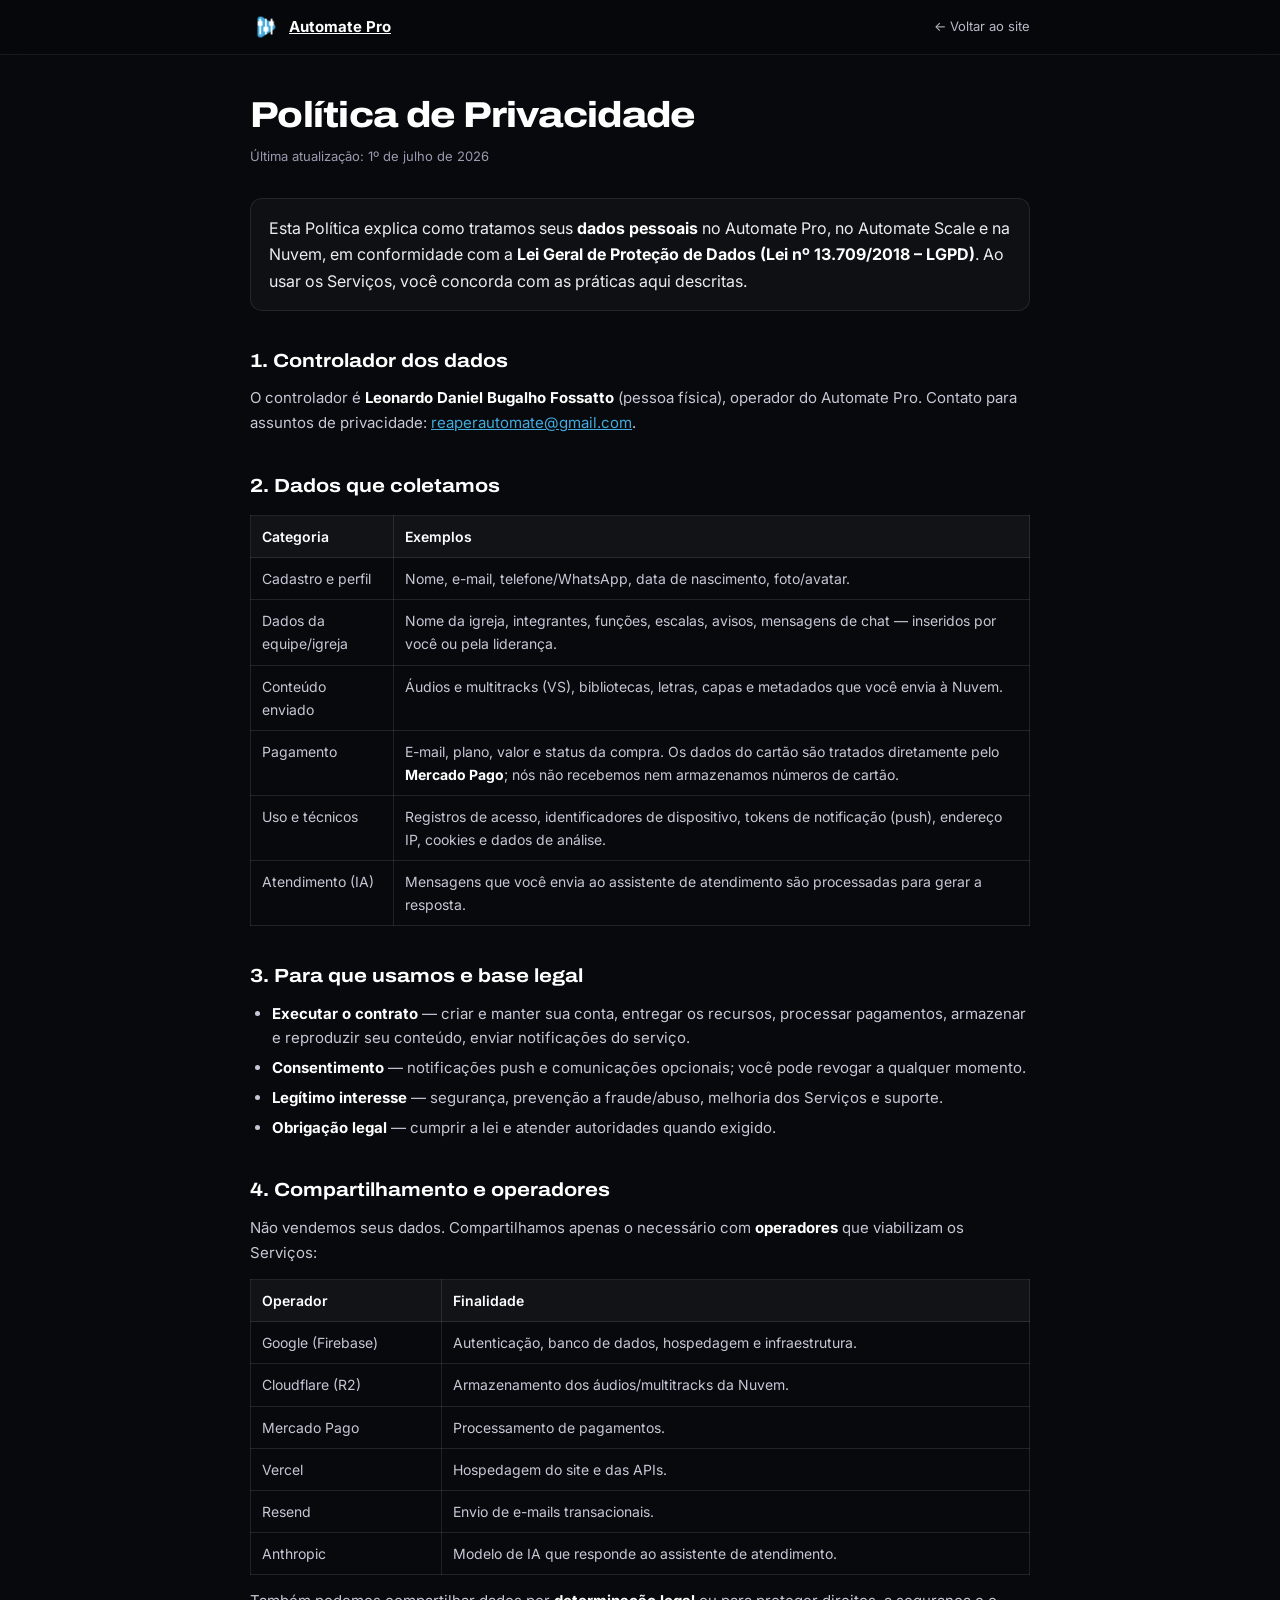
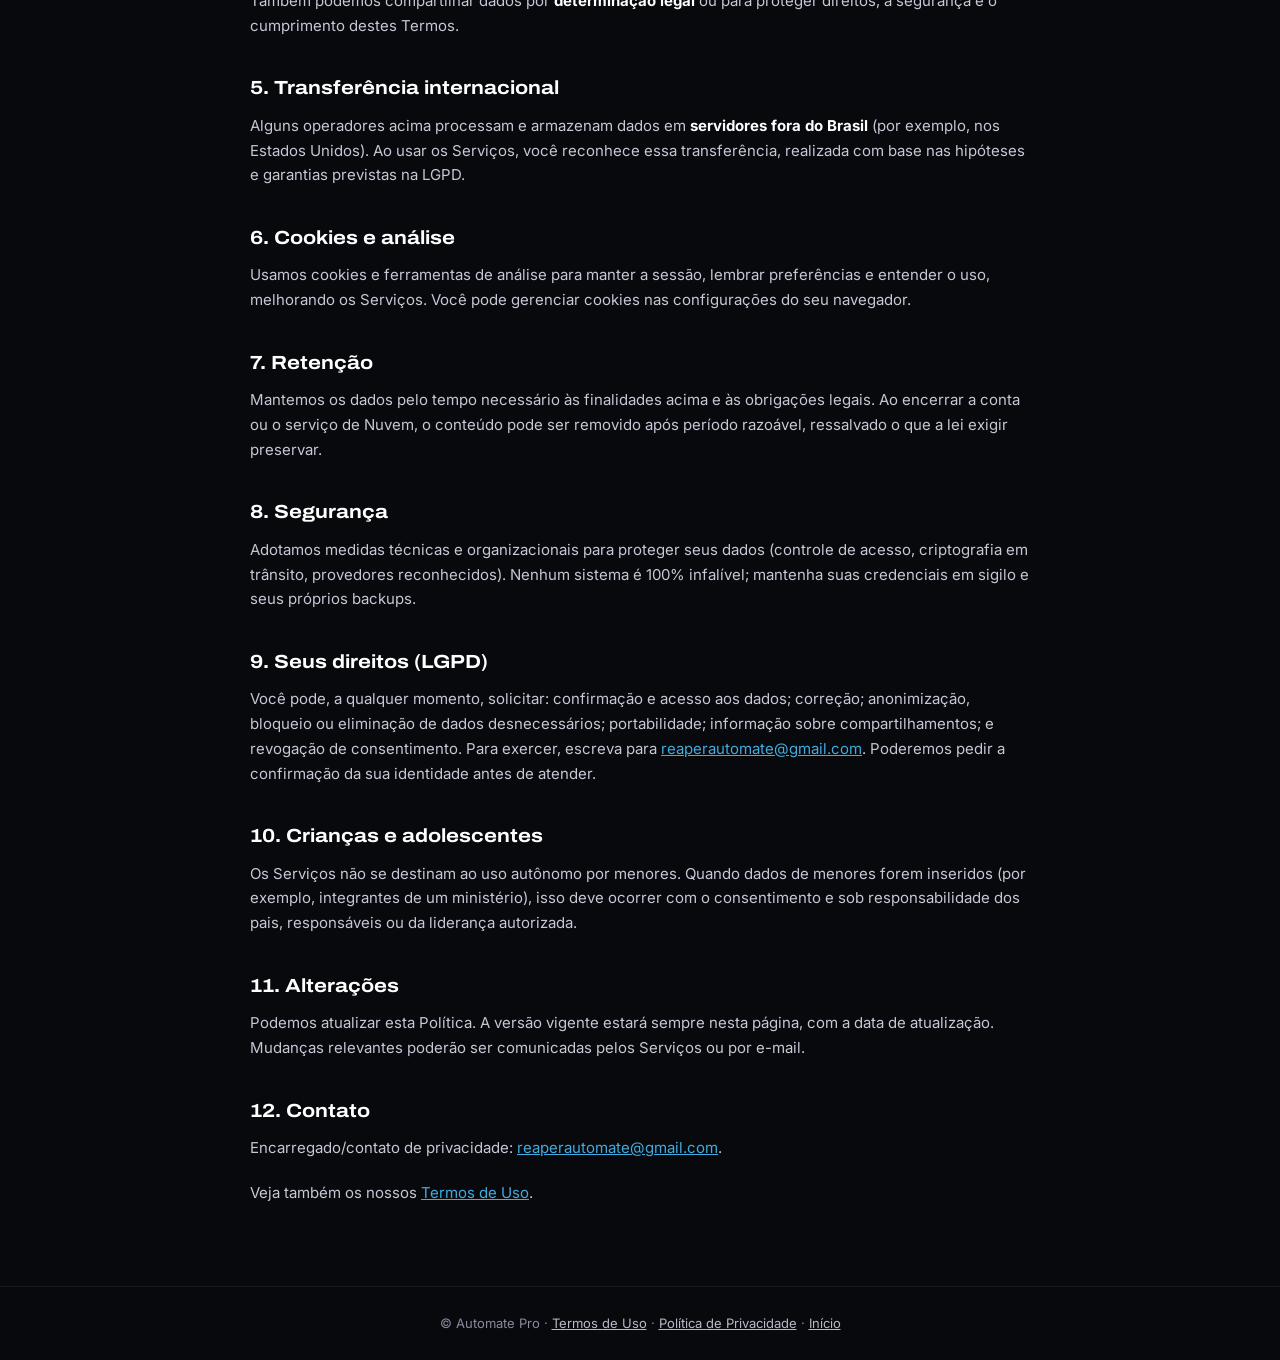
<file: privacidade.html>
<!doctype html>
<html lang="pt-BR">
<head>
<meta charset="utf-8" />
<meta name="viewport" content="width=device-width, initial-scale=1" />
<title>Política de Privacidade — Automate Pro</title>
<meta name="description" content="Como o Automate Pro trata seus dados pessoais (LGPD)." />
<link rel="icon" href="logo.png" />
<link rel="preconnect" href="https://fonts.googleapis.com" />
<link href="https://fonts.googleapis.com/css2?family=Archivo:ital,wdth,wght@0,62..125,400..900&family=Inter:wght@400;500;600;700;800&display=swap" rel="stylesheet" />
<style>
  *{box-sizing:border-box;margin:0;padding:0}
  body{font-family:'Inter',system-ui,sans-serif;background:#07090C;color:#E9EEF4;line-height:1.65;-webkit-font-smoothing:antialiased}
  a{color:#42ABDF}
  h1,h2,h3{font-family:'Archivo','Inter',sans-serif;font-stretch:114%}
  .top{position:sticky;top:0;z-index:10;background:rgba(7,7,10,.75);backdrop-filter:blur(14px);border-bottom:1px solid rgba(255,255,255,.07)}
  .top .in{max-width:820px;margin:0 auto;display:flex;align-items:center;justify-content:space-between;padding:12px 20px}
  .brand{display:flex;align-items:center;gap:9px;font-weight:700;color:#fff;font-size:15px}
  .brand img{width:30px;height:30px;object-fit:contain}
  .doc{max-width:820px;margin:0 auto;padding:40px 20px 80px}
  .doc h1{font-size:clamp(26px,4vw,36px);font-weight:800;letter-spacing:-.02em;color:#fff;line-height:1.15}
  .upd{color:#9a9ab0;font-size:13px;margin:10px 0 30px}
  .doc h2{font-size:19px;font-weight:700;color:#fff;margin:34px 0 10px}
  .doc h3{font-size:15px;font-weight:700;color:#fff;margin:20px 0 6px}
  .doc p,.doc li{color:#c7c7d6;font-size:15px}
  .doc ul{margin:8px 0 8px 22px}
  .doc li{margin:5px 0}
  .doc strong{color:#fff}
  .box{background:rgba(255,255,255,.03);border:1px solid rgba(255,255,255,.09);border-radius:12px;padding:16px 18px;margin:16px 0}
  table{width:100%;border-collapse:collapse;margin:14px 0;font-size:14px}
  th,td{border:1px solid rgba(255,255,255,.1);padding:9px 11px;text-align:left;vertical-align:top}
  th{color:#fff;background:rgba(255,255,255,.04);font-weight:600}
  td{color:#c7c7d6}
  footer{border-top:1px solid rgba(255,255,255,.07);padding:26px 20px;text-align:center;color:#8a8aa0;font-size:13px}
  footer a{color:#b9b9c8}
</style>
</head>
<body>
<div class="top"><div class="in">
  <a class="brand" href="index.html"><img src="logo.png" alt="Automate Pro" /> Automate Pro</a>
  <a href="index.html" style="font-size:13px;color:#b9b9c8;text-decoration:none">← Voltar ao site</a>
</div></div>

<div class="doc">
  <h1>Política de Privacidade</h1>
  <div class="upd">Última atualização: 1º de julho de 2026</div>

  <div class="box">
    Esta Política explica como tratamos seus <strong>dados pessoais</strong> no Automate Pro, no Automate Scale e na Nuvem, em conformidade com a <strong>Lei Geral de Proteção de Dados (Lei nº 13.709/2018 – LGPD)</strong>. Ao usar os Serviços, você concorda com as práticas aqui descritas.
  </div>

  <h2>1. Controlador dos dados</h2>
  <p>O controlador é <strong>Leonardo Daniel Bugalho Fossatto</strong> (pessoa física), operador do Automate Pro. Contato para assuntos de privacidade: <a href="mailto:reaperautomate@gmail.com">reaperautomate@gmail.com</a>.</p>

  <h2>2. Dados que coletamos</h2>
  <table>
    <tr><th>Categoria</th><th>Exemplos</th></tr>
    <tr><td>Cadastro e perfil</td><td>Nome, e-mail, telefone/WhatsApp, data de nascimento, foto/avatar.</td></tr>
    <tr><td>Dados da equipe/igreja</td><td>Nome da igreja, integrantes, funções, escalas, avisos, mensagens de chat — inseridos por você ou pela liderança.</td></tr>
    <tr><td>Conteúdo enviado</td><td>Áudios e multitracks (VS), bibliotecas, letras, capas e metadados que você envia à Nuvem.</td></tr>
    <tr><td>Pagamento</td><td>E-mail, plano, valor e status da compra. Os dados do cartão são tratados diretamente pelo <strong>Mercado Pago</strong>; nós não recebemos nem armazenamos números de cartão.</td></tr>
    <tr><td>Uso e técnicos</td><td>Registros de acesso, identificadores de dispositivo, tokens de notificação (push), endereço IP, cookies e dados de análise.</td></tr>
    <tr><td>Atendimento (IA)</td><td>Mensagens que você envia ao assistente de atendimento são processadas para gerar a resposta.</td></tr>
  </table>

  <h2>3. Para que usamos e base legal</h2>
  <ul>
    <li><strong>Executar o contrato</strong> — criar e manter sua conta, entregar os recursos, processar pagamentos, armazenar e reproduzir seu conteúdo, enviar notificações do serviço.</li>
    <li><strong>Consentimento</strong> — notificações push e comunicações opcionais; você pode revogar a qualquer momento.</li>
    <li><strong>Legítimo interesse</strong> — segurança, prevenção a fraude/abuso, melhoria dos Serviços e suporte.</li>
    <li><strong>Obrigação legal</strong> — cumprir a lei e atender autoridades quando exigido.</li>
  </ul>

  <h2>4. Compartilhamento e operadores</h2>
  <p>Não vendemos seus dados. Compartilhamos apenas o necessário com <strong>operadores</strong> que viabilizam os Serviços:</p>
  <table>
    <tr><th>Operador</th><th>Finalidade</th></tr>
    <tr><td>Google (Firebase)</td><td>Autenticação, banco de dados, hospedagem e infraestrutura.</td></tr>
    <tr><td>Cloudflare (R2)</td><td>Armazenamento dos áudios/multitracks da Nuvem.</td></tr>
    <tr><td>Mercado Pago</td><td>Processamento de pagamentos.</td></tr>
    <tr><td>Vercel</td><td>Hospedagem do site e das APIs.</td></tr>
    <tr><td>Resend</td><td>Envio de e-mails transacionais.</td></tr>
    <tr><td>Anthropic</td><td>Modelo de IA que responde ao assistente de atendimento.</td></tr>
  </table>
  <p>Também podemos compartilhar dados por <strong>determinação legal</strong> ou para proteger direitos, a segurança e o cumprimento destes Termos.</p>

  <h2>5. Transferência internacional</h2>
  <p>Alguns operadores acima processam e armazenam dados em <strong>servidores fora do Brasil</strong> (por exemplo, nos Estados Unidos). Ao usar os Serviços, você reconhece essa transferência, realizada com base nas hipóteses e garantias previstas na LGPD.</p>

  <h2>6. Cookies e análise</h2>
  <p>Usamos cookies e ferramentas de análise para manter a sessão, lembrar preferências e entender o uso, melhorando os Serviços. Você pode gerenciar cookies nas configurações do seu navegador.</p>

  <h2>7. Retenção</h2>
  <p>Mantemos os dados pelo tempo necessário às finalidades acima e às obrigações legais. Ao encerrar a conta ou o serviço de Nuvem, o conteúdo pode ser removido após período razoável, ressalvado o que a lei exigir preservar.</p>

  <h2>8. Segurança</h2>
  <p>Adotamos medidas técnicas e organizacionais para proteger seus dados (controle de acesso, criptografia em trânsito, provedores reconhecidos). Nenhum sistema é 100% infalível; mantenha suas credenciais em sigilo e seus próprios backups.</p>

  <h2>9. Seus direitos (LGPD)</h2>
  <p>Você pode, a qualquer momento, solicitar: confirmação e acesso aos dados; correção; anonimização, bloqueio ou eliminação de dados desnecessários; portabilidade; informação sobre compartilhamentos; e revogação de consentimento. Para exercer, escreva para <a href="mailto:reaperautomate@gmail.com">reaperautomate@gmail.com</a>. Poderemos pedir a confirmação da sua identidade antes de atender.</p>

  <h2>10. Crianças e adolescentes</h2>
  <p>Os Serviços não se destinam ao uso autônomo por menores. Quando dados de menores forem inseridos (por exemplo, integrantes de um ministério), isso deve ocorrer com o consentimento e sob responsabilidade dos pais, responsáveis ou da liderança autorizada.</p>

  <h2>11. Alterações</h2>
  <p>Podemos atualizar esta Política. A versão vigente estará sempre nesta página, com a data de atualização. Mudanças relevantes poderão ser comunicadas pelos Serviços ou por e-mail.</p>

  <h2>12. Contato</h2>
  <p>Encarregado/contato de privacidade: <a href="mailto:reaperautomate@gmail.com">reaperautomate@gmail.com</a>.</p>
  <p style="margin-top:20px">Veja também os nossos <a href="termos.html">Termos de Uso</a>.</p>
</div>

<footer>
  © Automate Pro · <a href="termos.html">Termos de Uso</a> · <a href="privacidade.html">Política de Privacidade</a> · <a href="index.html">Início</a>
</footer>
</body>
</html>
</file>
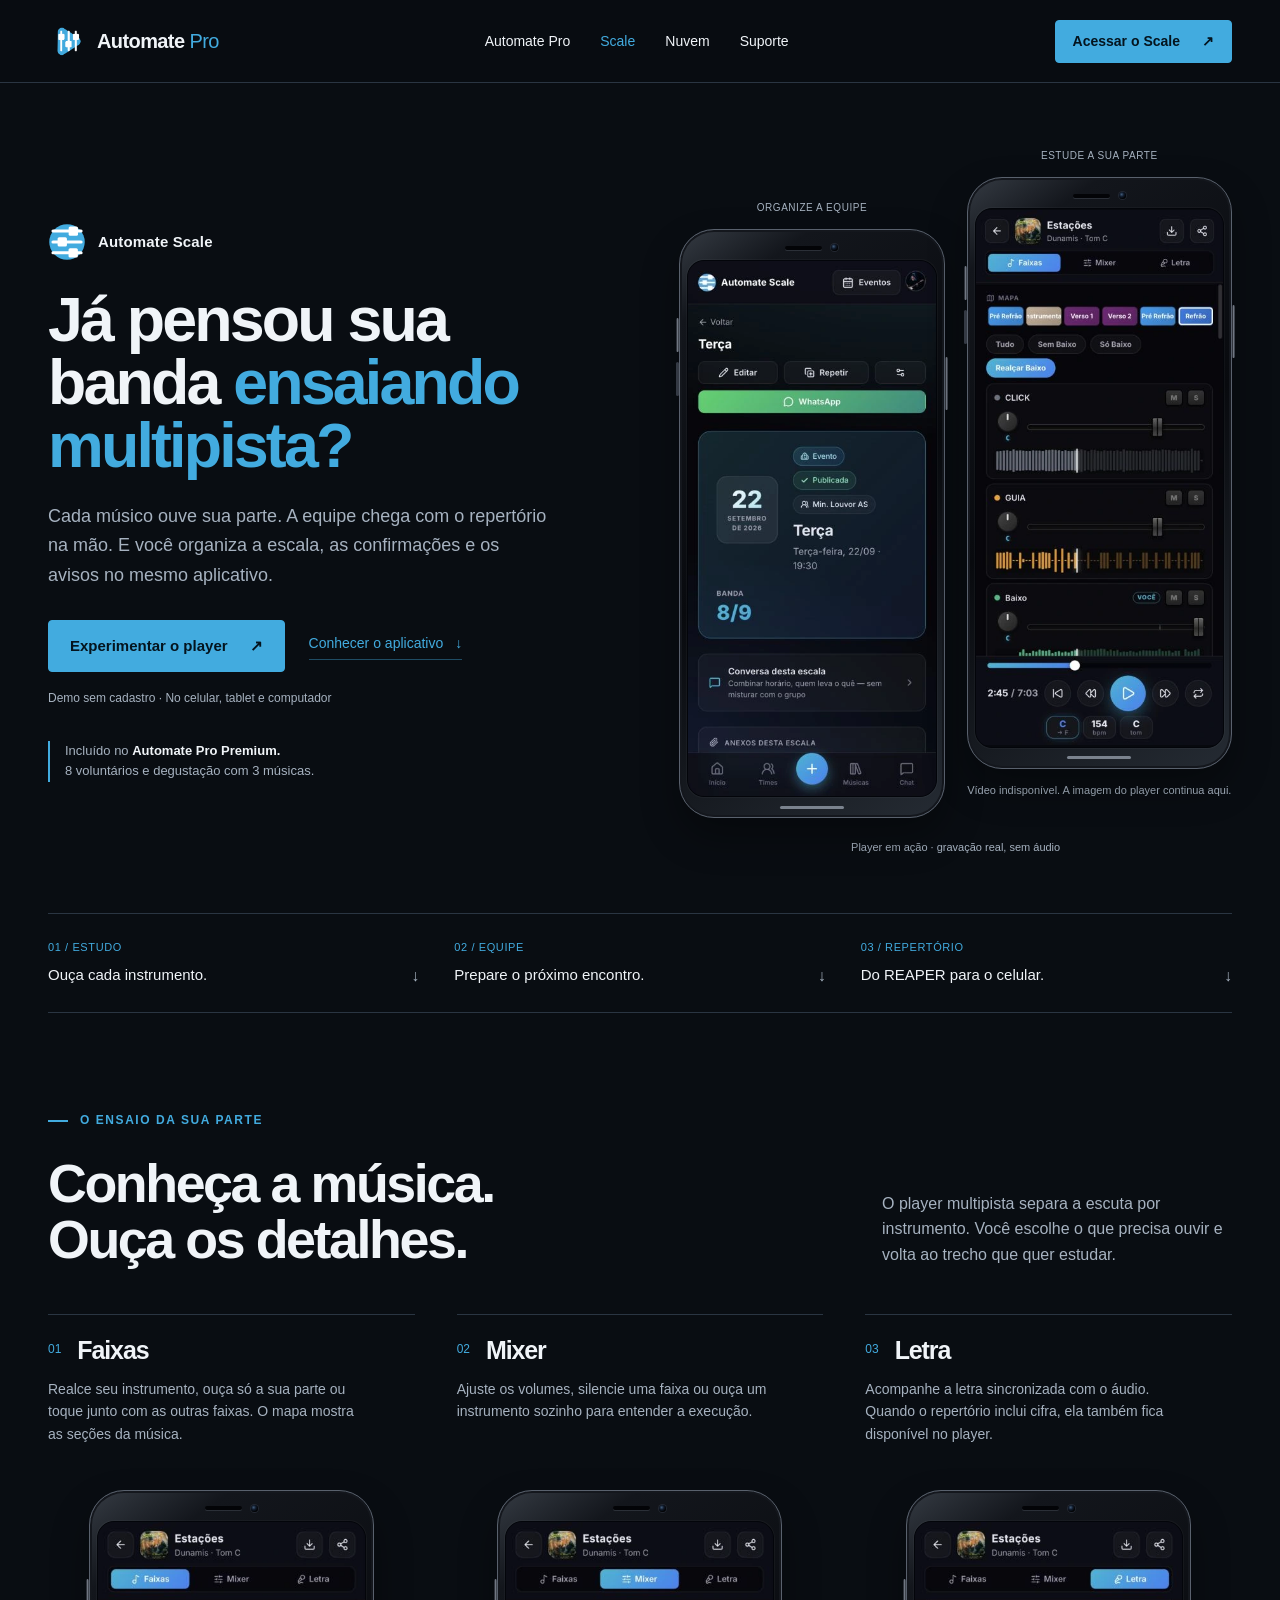
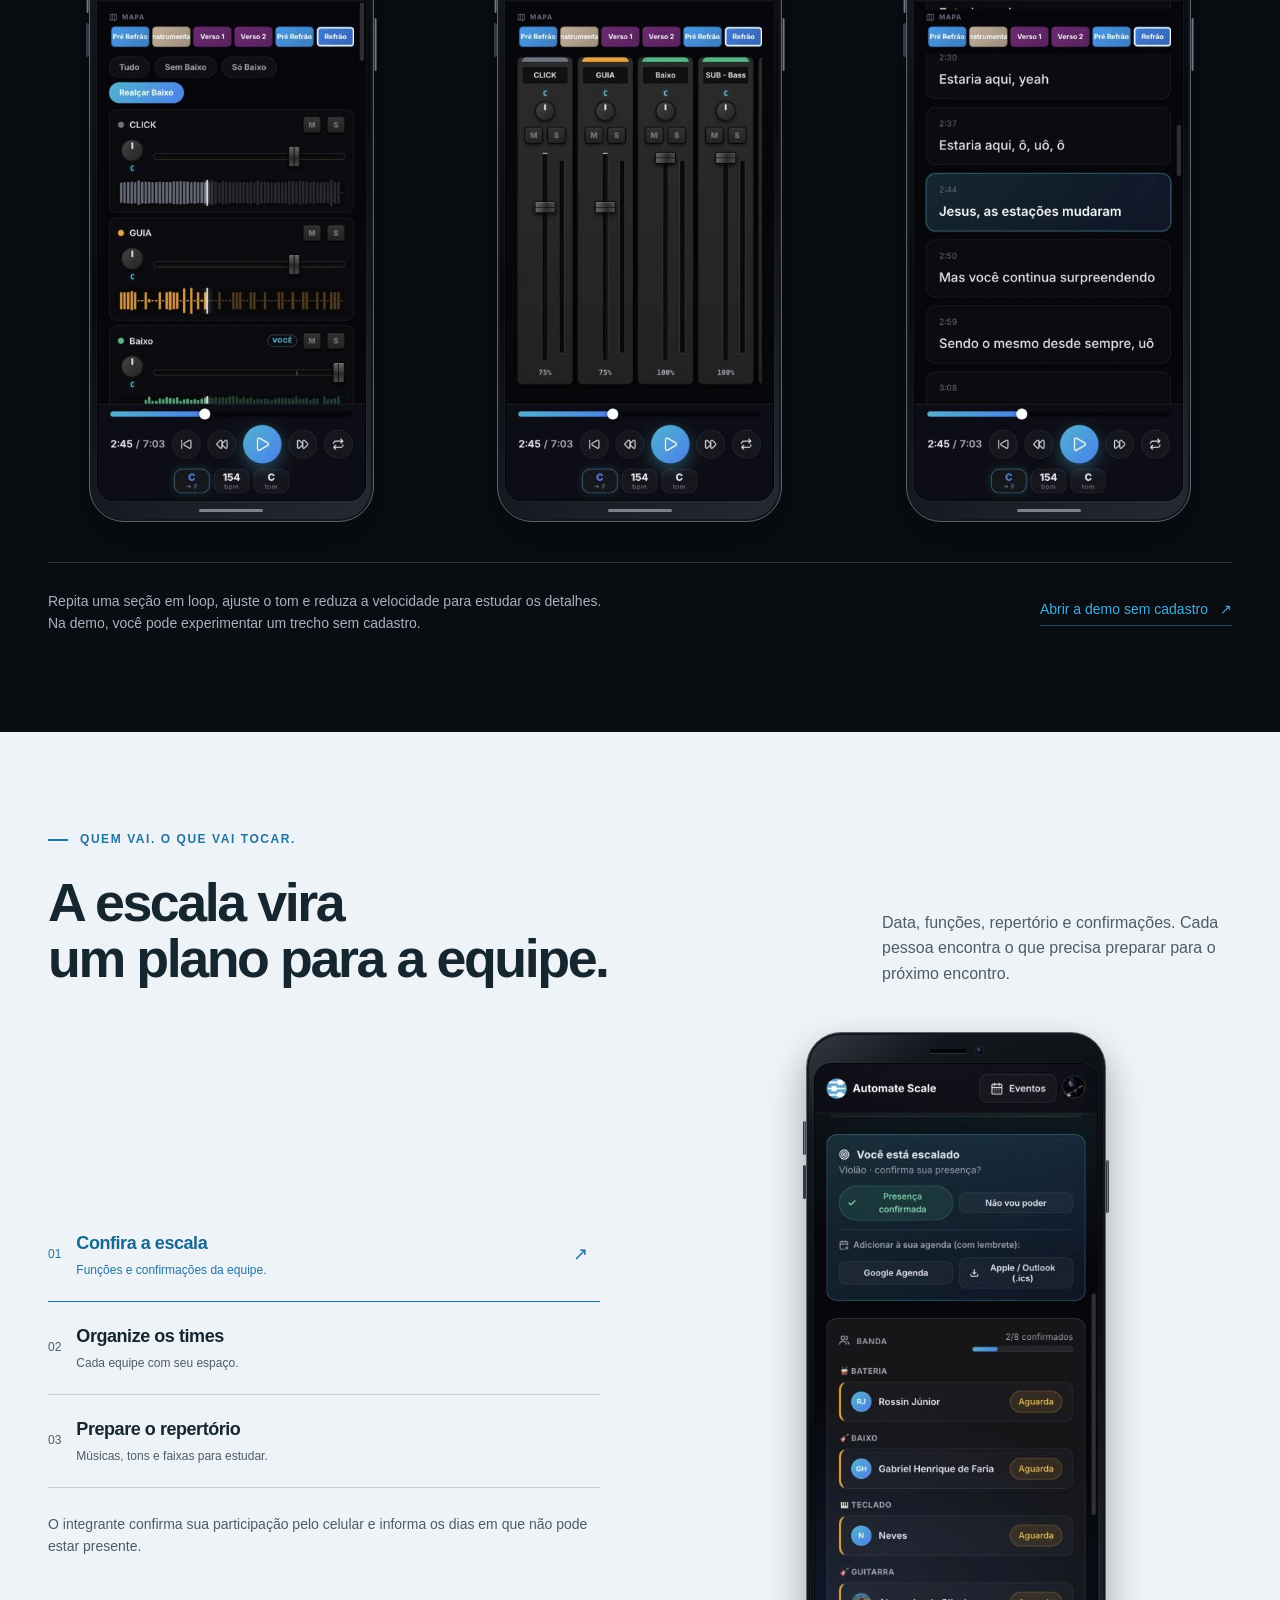
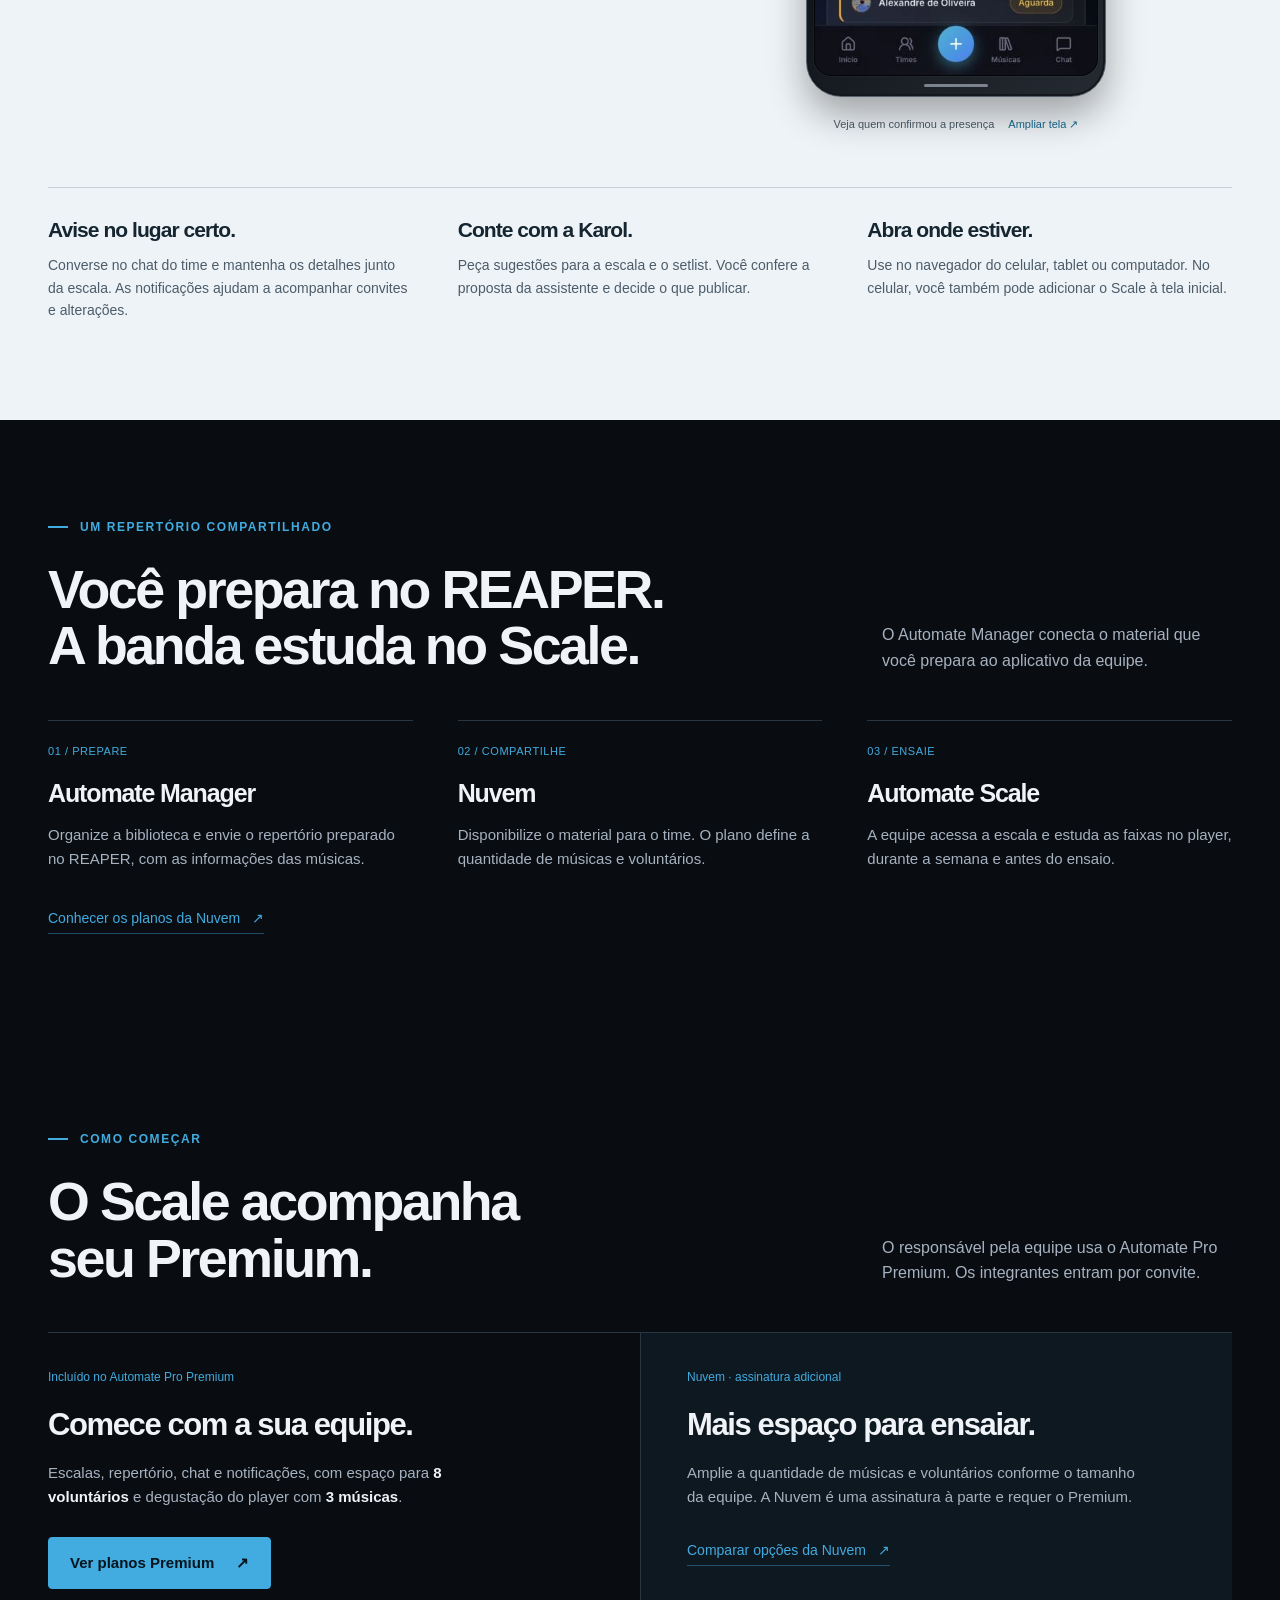
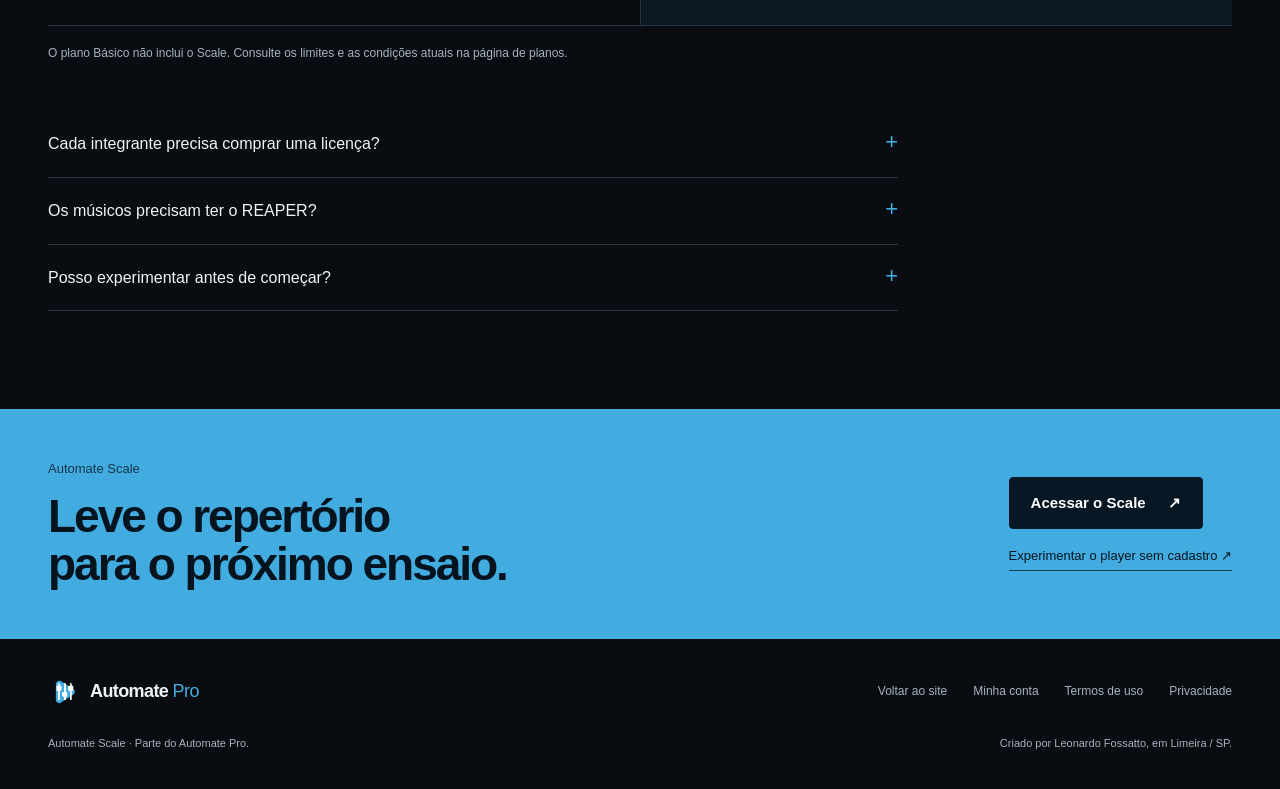
<file: scale.html>
<!doctype html>
<html lang="pt-BR">
<head>
  <meta charset="utf-8">
  <meta name="viewport" content="width=device-width, initial-scale=1">
  <title>Automate Scale — Já pensou sua banda ensaiando multipista?</title>
  <meta name="description" content="Já pensou sua banda ensaiando multipista? Conheça o player do Automate Scale, organize escalas e compartilhe o repertório com sua equipe. Incluído no Automate Pro Premium.">
  <link rel="icon" href="img/scale/logo.png">
  <link rel="stylesheet" href="css/scale.css">
  <script src="js/scale.js" defer></script>
  <link rel="stylesheet" href="css/scale-demo.css">
  <script src="js/scale-demo.js" defer></script>
</head>
<body>
<a class="skip-link" href="#conteudo">Pular para o conteúdo</a>
<header class="nav">
  <div class="wrap nav-inner">
    <a class="brand" href="index.html" aria-label="Automate Pro, página inicial"><img src="assets/logo.png" alt="" width="39" height="39"><span>Automate <span>Pro</span></span></a>
    <nav class="main-nav" aria-label="Navegação principal"><a href="index.html#na-pratica">Automate Pro</a><a href="scale.html" aria-current="page">Scale</a><a href="index.html#nuvem">Nuvem</a><a href="index.html#suporte">Suporte</a></nav>
    <a class="btn nav-cta" href="https://scale.reaperautomate.com" target="_blank" rel="noopener">Acessar o Scale <span aria-hidden="true">↗</span></a>
  </div>
  <nav class="mobile-nav" aria-label="Seções do Scale"><a href="#player">Player de estudo</a><a href="#organizacao">Organização</a><a href="#planos">Como começar</a></nav>
</header>
<main id="conteudo">
  <section class="hero wrap" aria-labelledby="hero-title">
    <div class="hero-copy">
      <div class="product-label"><img src="img/scale/logo-animado.svg" alt="" width="38" height="38"><span>Automate Scale</span></div>
      <h1 id="hero-title">Já pensou sua banda <em>ensaiando <br>multipista?</em></h1>
      <p class="lead">Cada músico ouve sua parte. A equipe chega com o repertório na mão. E você organiza a escala, as confirmações e os avisos no mesmo aplicativo.</p>
      <div class="actions"><a class="btn" href="https://scale.reaperautomate.com/demo" target="_blank" rel="noopener">Experimentar o player <span aria-hidden="true">↗</span></a><a class="text-link" href="#organizacao">Conhecer o aplicativo <span aria-hidden="true">↓</span></a></div>
      <p class="hero-note">Demo sem cadastro · No celular, tablet e computador</p>
      <p class="inclusion">Incluído no <strong>Automate Pro Premium.</strong><br>8 voluntários e degustação com 3 músicas.</p>
    </div>
    <figure class="hero-shots">
      <div class="hero-phone-pair">
        <div class="hero-device hero-device--schedule">
          <span class="shot-label">Organize a equipe</span>
          <div class="phone-shell"><div class="phone-top" aria-hidden="true"><span class="phone-speaker"></span><span class="phone-camera"></span></div><button class="shot-button" type="button" data-zoom="img/scale/conta-real/escala-resumo.webp" data-caption="Escala · data, horário e equipe no Automate Scale" aria-label="Ampliar tela da escala"><img src="img/scale/conta-real/escala-resumo.webp" alt="Resumo da escala no celular com data, horário e equipe" width="390" height="844" loading="lazy"></button><div class="phone-bottom" aria-hidden="true"><span></span></div></div>
        </div>
        <div class="hero-device hero-device--player" data-scale-demo>
          <span class="shot-label">Estude a sua parte</span>
          <div class="phone-shell"><div class="phone-top" aria-hidden="true"><span class="phone-speaker"></span><span class="phone-camera"></span></div><div class="phone-screen scale-demo-screen"><img class="scale-demo-poster" src="img/scale/conta-real/player-faixas.webp" alt="Demonstração do player Scale no celular: faixas separadas, mixer e letra" width="390" height="844" loading="lazy"><video id="scale-player-demo" class="scale-demo-video" width="390" height="844" poster="img/scale/conta-real/player-faixas.webp" data-src="media/scale/player-demo.mp4" muted loop playsinline preload="none" aria-hidden="true" tabindex="-1"></video></div><div class="phone-bottom" aria-hidden="true"><span></span></div></div>
          <div class="scale-demo-actions"><button class="scale-demo-toggle" type="button" aria-controls="scale-player-demo" hidden><span class="scale-demo-icon" aria-hidden="true">▶</span><span class="scale-demo-label">Reproduzir demonstração</span></button><span class="scale-demo-status" role="status"></span></div>
        </div>
      </div>
      <figcaption>Player em ação · gravação real, sem áudio</figcaption>
    </figure>
  </section>
  <div class="wrap chapterbar" aria-label="Explore o aplicativo">
    <a href="#player"><span>01 / ESTUDO</span><strong>Ouça cada instrumento.</strong><b aria-hidden="true">↓</b></a>
    <a href="#organizacao"><span>02 / EQUIPE</span><strong>Prepare o próximo encontro.</strong><b aria-hidden="true">↓</b></a>
    <a href="#conexao"><span>03 / REPERTÓRIO</span><strong>Do REAPER para o celular.</strong><b aria-hidden="true">↓</b></a>
  </div>
  <section class="section wrap" id="player" aria-labelledby="player-title">
    <div class="eyebrow">O ensaio da sua parte</div>
    <div class="section-head"><h2 id="player-title">Conheça a música.<br>Ouça os detalhes.</h2><p>O player multipista separa a escuta por instrumento. Você escolhe o que precisa ouvir e volta ao trecho que quer estudar.</p></div>
    <div class="player-gallery">
      <article class="player-view"><div class="view-heading"><span>01</span><h3>Faixas</h3></div><p>Realce seu instrumento, ouça só a sua parte ou toque junto com as outras faixas. O mapa mostra as seções da música.</p><div class="phone-shell"><div class="phone-top" aria-hidden="true"><span class="phone-speaker"></span><span class="phone-camera"></span></div><button class="shot-button" type="button" data-zoom="img/scale/conta-real/player-faixas.webp" data-caption="Faixas · instrumentos separados e mapa da música" aria-label="Ampliar tela de Faixas"><img src="img/scale/conta-real/player-faixas.webp" alt="Aba Faixas do Scale com o baixo realçado, formas de onda e mapa da música" width="390" height="844" loading="lazy"></button><div class="phone-bottom" aria-hidden="true"><span></span></div></div></article>
      <article class="player-view"><div class="view-heading"><span>02</span><h3>Mixer</h3></div><p>Ajuste os volumes, silencie uma faixa ou ouça um instrumento sozinho para entender a execução.</p><div class="phone-shell"><div class="phone-top" aria-hidden="true"><span class="phone-speaker"></span><span class="phone-camera"></span></div><button class="shot-button" type="button" data-zoom="img/scale/conta-real/player-mixer.webp" data-caption="Mixer · volume, panorama, mute e solo por instrumento" aria-label="Ampliar tela do Mixer"><img src="img/scale/conta-real/player-mixer.webp" alt="Mixer do Scale com faders, panorama, mute e solo para cada instrumento" width="390" height="844" loading="lazy"></button><div class="phone-bottom" aria-hidden="true"><span></span></div></div></article>
      <article class="player-view"><div class="view-heading"><span>03</span><h3>Letra</h3></div><p>Acompanhe a letra sincronizada com o áudio. Quando o repertório inclui cifra, ela também fica disponível no player.</p><div class="phone-shell"><div class="phone-top" aria-hidden="true"><span class="phone-speaker"></span><span class="phone-camera"></span></div><button class="shot-button" type="button" data-zoom="img/scale/conta-real/player-letra.webp" data-caption="Letra · o trecho atual acompanha a reprodução" aria-label="Ampliar tela de Letra"><img src="img/scale/conta-real/player-letra.webp" alt="Aba Letra do Scale com o verso atual destacado e a posição de cada trecho na música" width="390" height="844" loading="lazy"></button><div class="phone-bottom" aria-hidden="true"><span></span></div></div></article>
    </div>
    <div class="player-foot"><p>Repita uma seção em loop, ajuste o tom e reduza a velocidade para estudar os detalhes. Na demo, você pode experimentar um trecho sem cadastro.</p><a class="text-link" href="https://scale.reaperautomate.com/demo" target="_blank" rel="noopener">Abrir a demo sem cadastro <span aria-hidden="true">↗</span></a></div>
  </section>
  <section class="organization" id="organizacao" aria-labelledby="organization-title">
    <div class="wrap section">
      <div class="eyebrow">Quem vai. O que vai tocar.</div>
      <div class="section-head"><h2 id="organization-title">A escala vira<br>um plano para a equipe.</h2><p>Data, funções, repertório e confirmações. Cada pessoa encontra o que precisa preparar para o próximo encontro.</p></div>
      <div class="organization-grid">
        <div class="organization-copy">
          <div class="detail-tabs" role="tablist" aria-label="Telas de organização" aria-orientation="vertical">
            <button type="button" role="tab" id="tab-escala" aria-controls="panel-escala" aria-selected="true"><span>01</span><span><strong>Confira a escala</strong><small>Funções e confirmações da equipe.</small></span><b aria-hidden="true">↗</b></button>
            <button type="button" role="tab" id="tab-times" aria-controls="panel-times" aria-selected="false" tabindex="-1"><span>02</span><span><strong>Organize os times</strong><small>Cada equipe com seu espaço.</small></span><b aria-hidden="true">↗</b></button>
            <button type="button" role="tab" id="tab-eventos" aria-controls="panel-eventos" aria-selected="false" tabindex="-1"><span>03</span><span><strong>Prepare o repertório</strong><small>Músicas, tons e faixas para estudar.</small></span><b aria-hidden="true">↗</b></button>
          </div>
          <p class="organization-note">O integrante confirma sua participação pelo celular e informa os dias em que não pode estar presente.</p>
        </div>
        <div class="organization-media">
          <figure role="tabpanel" id="panel-escala" aria-labelledby="tab-escala" tabindex="0"><div class="phone-shell"><div class="phone-top" aria-hidden="true"><span class="phone-speaker"></span><span class="phone-camera"></span></div><button class="shot-button organization-shot" type="button" data-zoom="img/scale/conta-real/escala-confirmacoes.webp" data-caption="Escala · funções e confirmações dos integrantes" aria-label="Ampliar as confirmações da escala"><img src="img/scale/conta-real/escala-confirmacoes.webp" alt="Escala do Scale com confirmação de presença, funções e integrantes da banda" width="390" height="844" loading="lazy"></button><div class="phone-bottom" aria-hidden="true"><span></span></div></div><figcaption><span>Veja quem confirmou a presença</span><span>Ampliar tela ↗</span></figcaption></figure>
          <figure role="tabpanel" id="panel-times" aria-labelledby="tab-times" tabindex="0" hidden><div class="phone-shell"><div class="phone-top" aria-hidden="true"><span class="phone-speaker"></span><span class="phone-camera"></span></div><button class="shot-button organization-shot" type="button" data-zoom="img/scale/conta-real/times.webp" data-caption="Times · cada equipe com seus integrantes, escalas e chat" aria-label="Ampliar tela de Times"><img src="img/scale/conta-real/times.webp" alt="Times do Scale com suas equipes, integrantes e conexões" width="390" height="844" loading="lazy"></button><div class="phone-bottom" aria-hidden="true"><span></span></div></div><figcaption><span>Os times da sua organização</span><span>Ampliar tela ↗</span></figcaption></figure>
          <figure role="tabpanel" id="panel-eventos" aria-labelledby="tab-eventos" tabindex="0" hidden><div class="phone-shell"><div class="phone-top" aria-hidden="true"><span class="phone-speaker"></span><span class="phone-camera"></span></div><button class="shot-button organization-shot" type="button" data-zoom="img/scale/conta-real/biblioteca.webp" data-caption="Biblioteca · busca, filtros e acesso às músicas do repertório" aria-label="Ampliar a biblioteca de músicas"><img src="img/scale/conta-real/biblioteca.webp" alt="Biblioteca do Scale com busca, filtros, capas, tons e botões para abrir as músicas no player" width="390" height="844" loading="lazy"></button><div class="phone-bottom" aria-hidden="true"><span></span></div></div><figcaption><span>Encontre a música e abra no player</span><span>Ampliar tela ↗</span></figcaption></figure>
        </div>
      </div>
      <div class="team-details"><div><h3>Avise no lugar certo.</h3><p>Converse no chat do time e mantenha os detalhes junto da escala. As notificações ajudam a acompanhar convites e alterações.</p></div><div><h3>Conte com a Karol.</h3><p>Peça sugestões para a escala e o setlist. Você confere a proposta da assistente e decide o que publicar.</p></div><div><h3>Abra onde estiver.</h3><p>Use no navegador do celular, tablet ou computador. No celular, você também pode adicionar o Scale à tela inicial.</p></div></div>
    </div>
  </section>
  <section class="section wrap connection" id="conexao" aria-labelledby="connection-title">
    <div class="eyebrow">Um repertório compartilhado</div>
    <div class="section-head"><h2 id="connection-title">Você prepara no REAPER.<br>A banda estuda no Scale.</h2><p>O Automate Manager conecta o material que você prepara ao aplicativo da equipe.</p></div>
    <ol class="connection-steps"><li><span class="step-number">01 / PREPARE</span><h3>Automate Manager</h3><p>Organize a biblioteca e envie o repertório preparado no REAPER, com as informações das músicas.</p></li><li><span class="step-number">02 / COMPARTILHE</span><h3>Nuvem</h3><p>Disponibilize o material para o time. O plano define a quantidade de músicas e voluntários.</p></li><li><span class="step-number">03 / ENSAIE</span><h3>Automate Scale</h3><p>A equipe acessa a escala e estuda as faixas no player, durante a semana e antes do ensaio.</p></li></ol>
    <a class="text-link" href="index.html#nuvem">Conhecer os planos da Nuvem <span aria-hidden="true">↗</span></a>
  </section>
  <section class="stats-section" id="statsband" aria-label="Uso do Automate Scale" hidden><div class="wrap stats" id="statsRow"></div></section>
  <section class="section wrap plans-section" id="planos" aria-labelledby="plans-title">
    <div class="eyebrow">Como começar</div>
    <div class="section-head"><h2 id="plans-title">O Scale acompanha<br>seu Premium.</h2><p>O responsável pela equipe usa o Automate Pro Premium. Os integrantes entram por convite.</p></div>
    <div class="plan-options"><article><span class="plan-label">Incluído no Automate Pro Premium</span><h3>Comece com a sua equipe.</h3><p>Escalas, repertório, chat e notificações, com espaço para <strong>8 voluntários</strong> e degustação do player com <strong>3 músicas</strong>.</p><a class="btn" href="comprar.html#planos">Ver planos Premium <span aria-hidden="true">↗</span></a></article><article><span class="plan-label">Nuvem · assinatura adicional</span><h3>Mais espaço para ensaiar.</h3><p>Amplie a quantidade de músicas e voluntários conforme o tamanho da equipe. A Nuvem é uma assinatura à parte e requer o Premium.</p><a class="text-link" href="index.html#nuvem">Comparar opções da Nuvem <span aria-hidden="true">↗</span></a></article></div>
    <p class="plan-note">O plano Básico não inclui o Scale. Consulte os limites e as condições atuais na página de planos.</p>
    <div class="faq" aria-label="Dúvidas sobre o aplicativo">
      <details><summary>Cada integrante precisa comprar uma licença?</summary><p>Não. O responsável usa o Premium e convida os integrantes. A quantidade de voluntários segue o limite do plano da organização.</p></details>
      <details><summary>Os músicos precisam ter o REAPER?</summary><p>Para acessar a escala e estudar no Scale, basta usar o aplicativo no navegador. O REAPER e o Automate Manager ficam com quem prepara e envia o repertório.</p></details>
      <details><summary>Posso experimentar antes de começar?</summary><p>Sim. A demo pública permite experimentar um trecho de música no player, sem cadastro. <a href="https://scale.reaperautomate.com/demo" target="_blank" rel="noopener">Abrir a demo ↗</a></p></details>
    </div>
  </section>
  <section class="last"><div class="wrap"><div><p>Automate Scale</p><h2>Leve o repertório<br>para o próximo ensaio.</h2></div><div class="last-actions"><a class="btn" href="https://scale.reaperautomate.com" target="_blank" rel="noopener">Acessar o Scale <span aria-hidden="true">↗</span></a><a href="https://scale.reaperautomate.com/demo" target="_blank" rel="noopener">Experimentar o player sem cadastro ↗</a></div></div></section>
</main>
<footer><div class="wrap footer-top"><a class="brand" href="index.html"><img src="assets/logo.png" alt="" width="32" height="32"><span>Automate <span>Pro</span></span></a><nav aria-label="Links do rodapé"><a href="index.html">Voltar ao site</a><a href="https://assistente.reaperautomate.com/conta">Minha conta</a><a href="termos.html">Termos de uso</a><a href="privacidade.html">Privacidade</a></nav></div><div class="wrap footer-bottom"><p>Automate Scale · Parte do Automate Pro.</p><p>Criado por Leonardo Fossatto, em Limeira / SP.</p></div></footer>
<dialog class="lightbox" id="screenshot-dialog" aria-labelledby="screenshot-caption"><div class="dialog-head"><p id="screenshot-caption"></p><button type="button" class="close-dialog" aria-label="Fechar imagem ampliada">Fechar <span aria-hidden="true">×</span></button></div><img id="screenshot-image" alt=""></dialog>
</body>
</html>
</file>
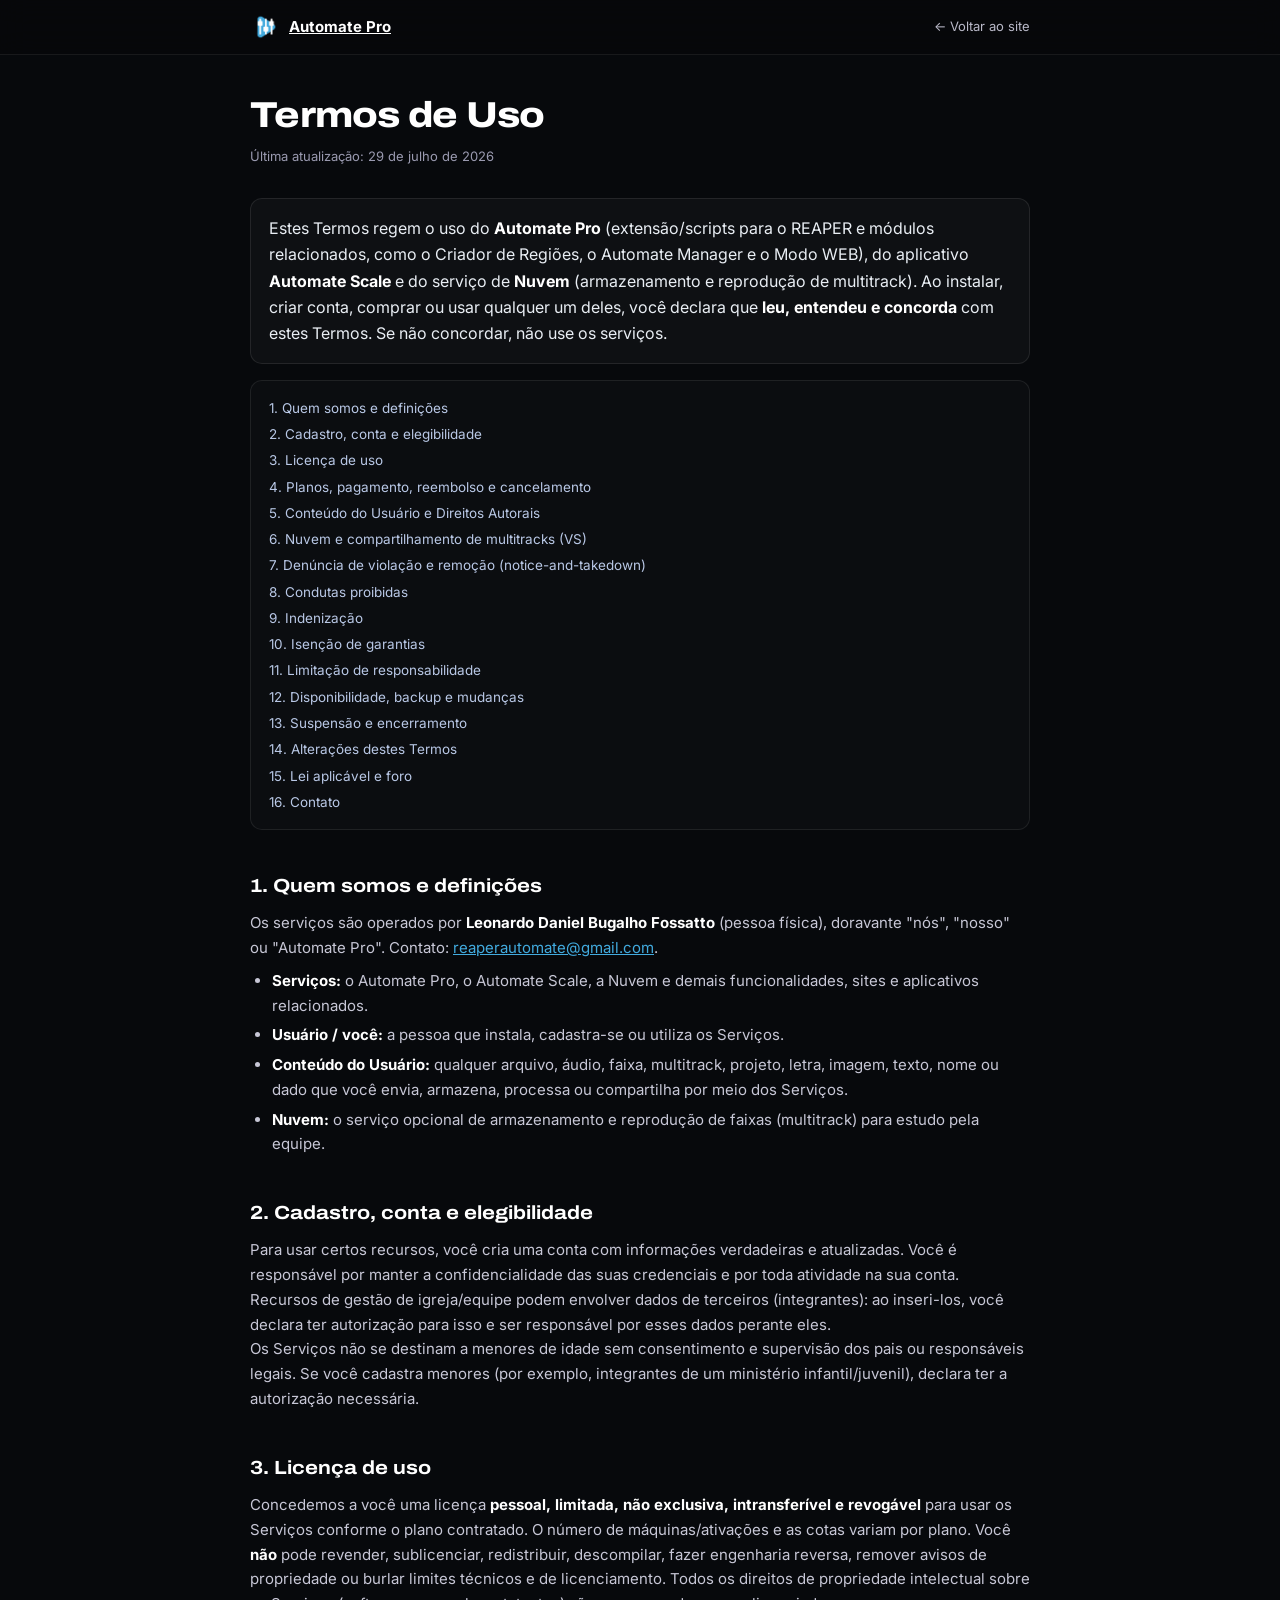
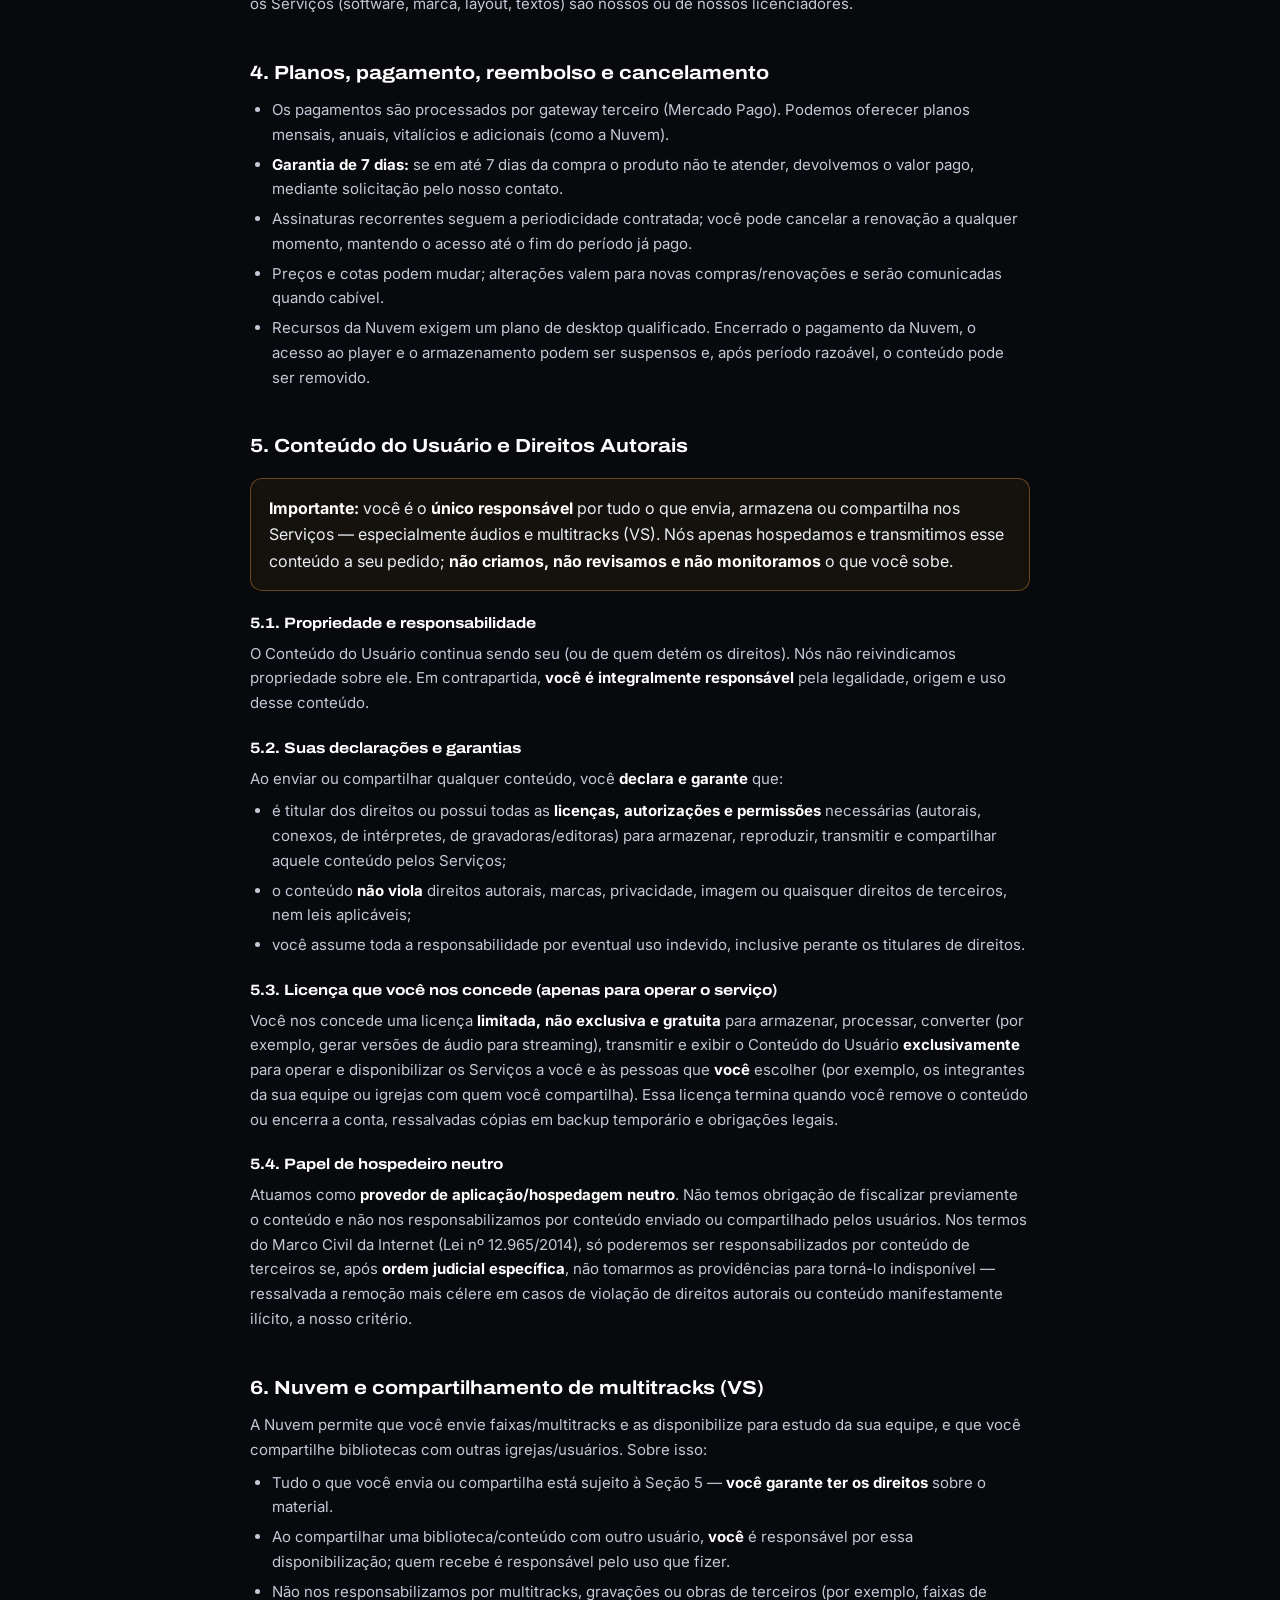
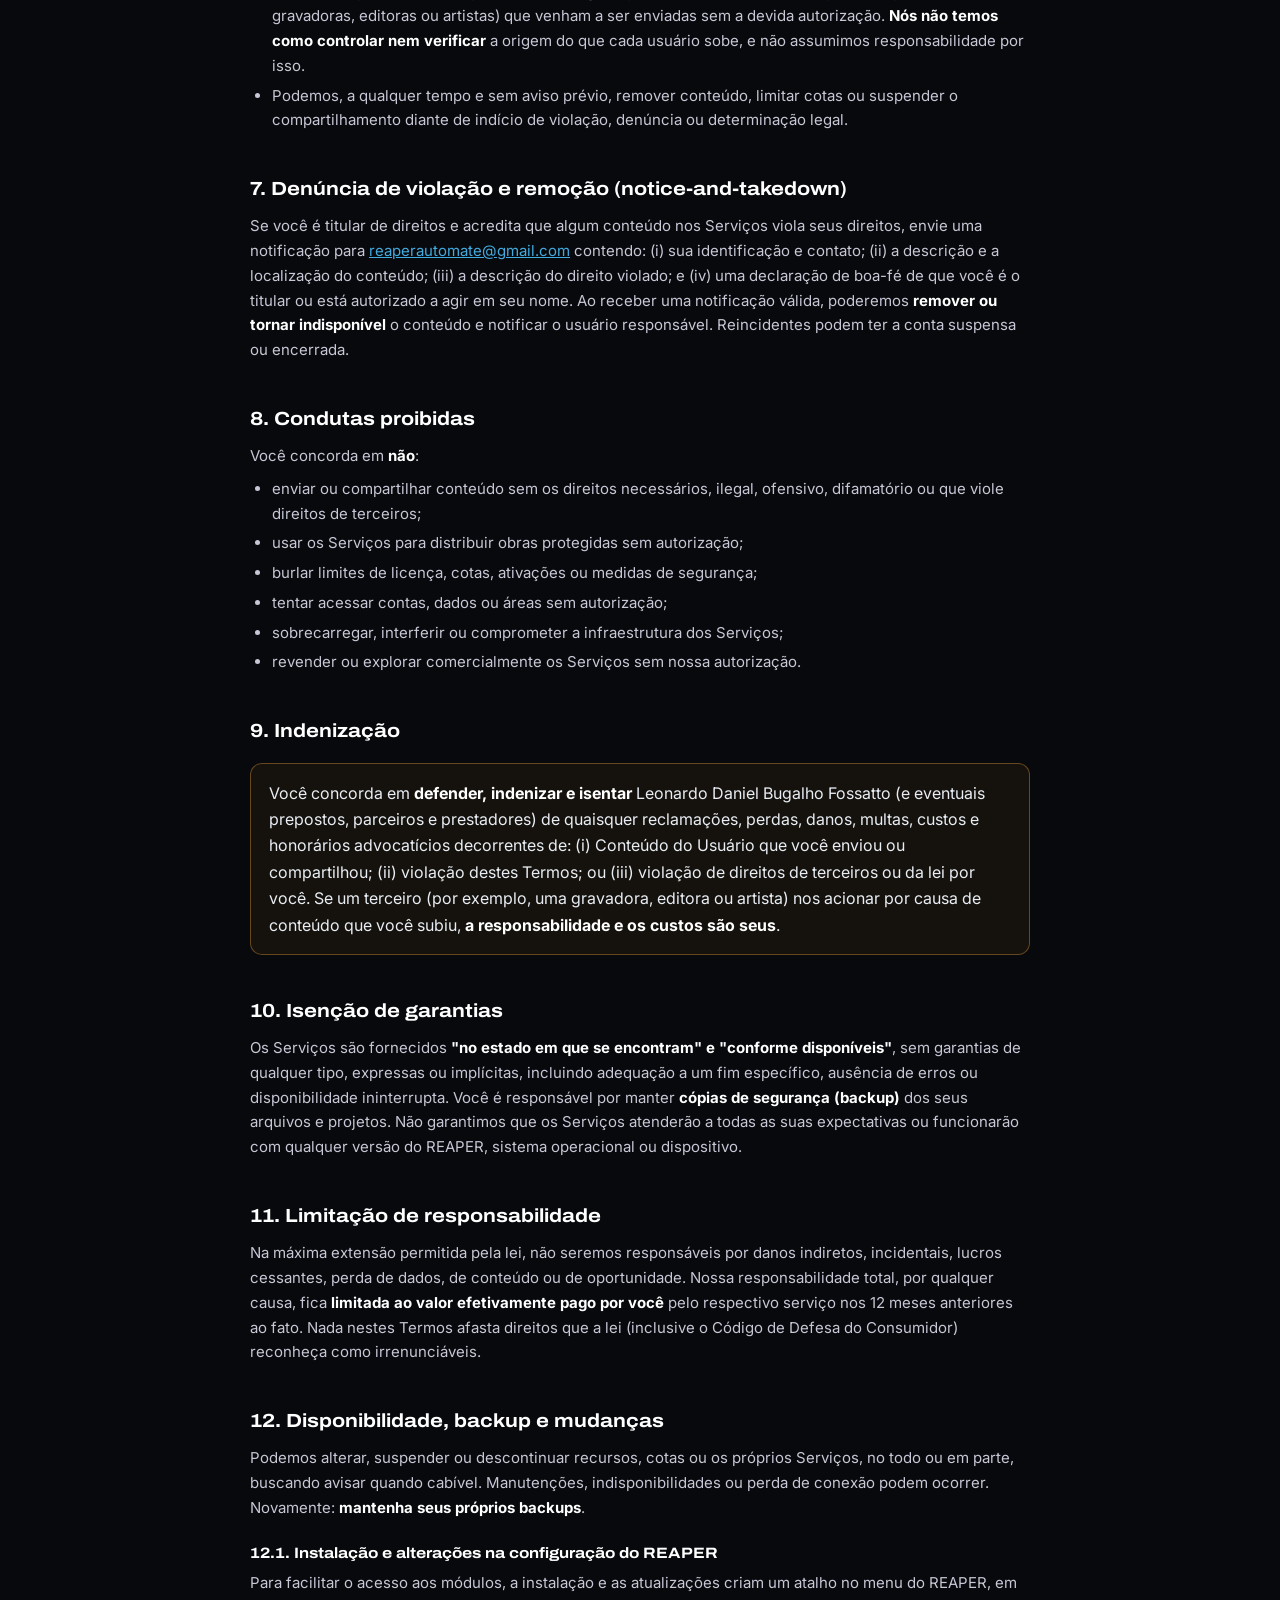
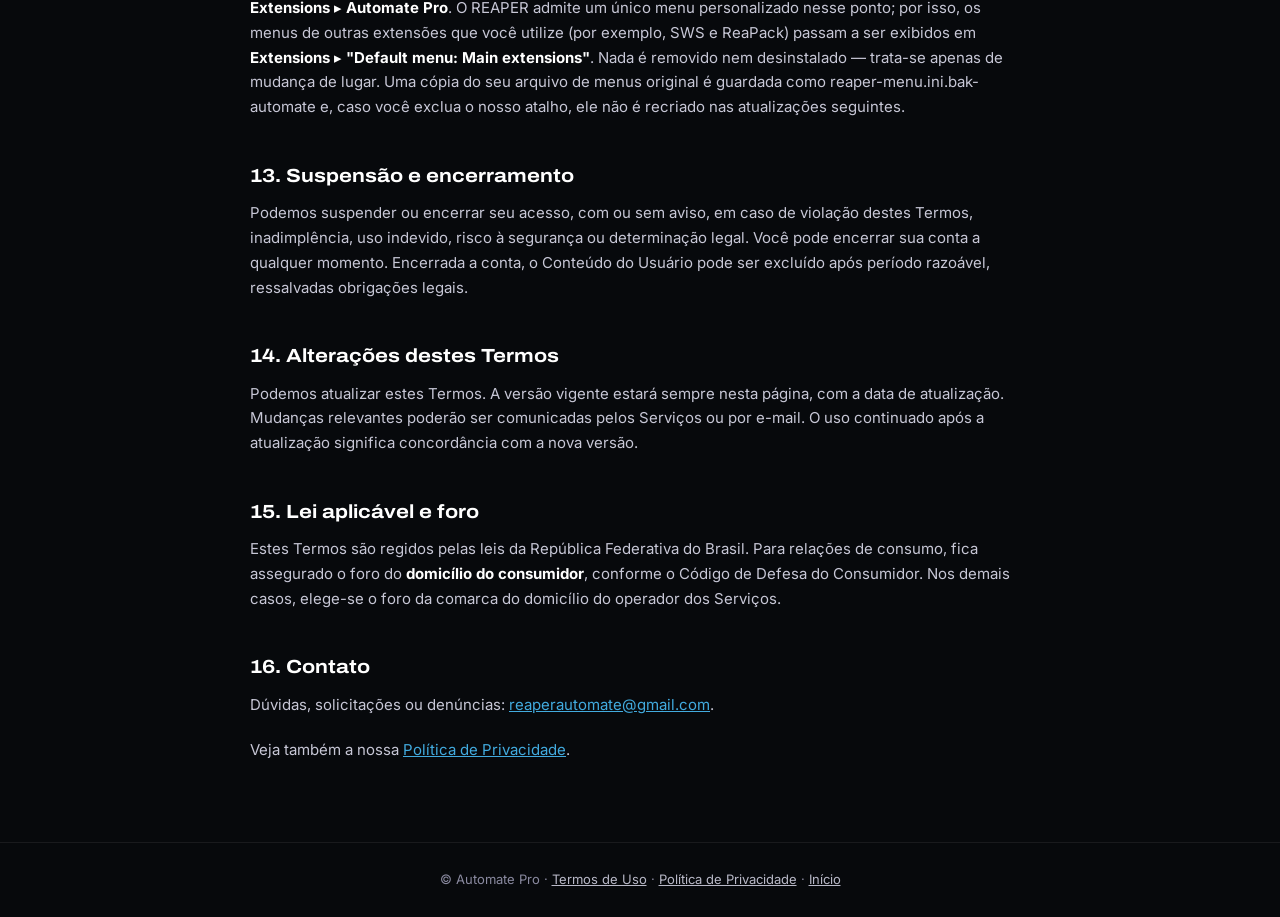
<file: termos.html>
<!doctype html>
<html lang="pt-BR">
<head>
<meta charset="utf-8" />
<meta name="viewport" content="width=device-width, initial-scale=1" />
<title>Termos de Uso — Automate Pro</title>
<meta name="description" content="Termos de Uso do Automate Pro, Automate Scale e da Nuvem." />
<link rel="icon" href="logo.png" />
<link rel="preconnect" href="https://fonts.googleapis.com" />
<link href="https://fonts.googleapis.com/css2?family=Archivo:ital,wdth,wght@0,62..125,400..900&family=Inter:wght@400;500;600;700;800&display=swap" rel="stylesheet" />
<style>
  *{box-sizing:border-box;margin:0;padding:0}
  body{font-family:'Inter',system-ui,sans-serif;background:#07090C;color:#E9EEF4;line-height:1.65;-webkit-font-smoothing:antialiased}
  a{color:#42ABDF}
  h1,h2,h3{font-family:'Archivo','Inter',sans-serif;font-stretch:114%}
  .top{position:sticky;top:0;z-index:10;background:rgba(7,7,10,.75);backdrop-filter:blur(14px);border-bottom:1px solid rgba(255,255,255,.07)}
  .top .in{max-width:820px;margin:0 auto;display:flex;align-items:center;justify-content:space-between;padding:12px 20px}
  .brand{display:flex;align-items:center;gap:9px;font-weight:700;color:#fff;font-size:15px}
  .brand img{width:30px;height:30px;object-fit:contain}
  .doc{max-width:820px;margin:0 auto;padding:40px 20px 80px}
  .doc h1{font-size:clamp(26px,4vw,36px);font-weight:800;letter-spacing:-.02em;color:#fff;line-height:1.15}
  .upd{color:#9a9ab0;font-size:13px;margin:10px 0 30px}
  .doc h2{font-size:19px;font-weight:700;color:#fff;margin:34px 0 10px;padding-top:6px}
  .doc h3{font-size:15px;font-weight:700;color:#fff;margin:20px 0 6px}
  .doc p,.doc li{color:#c7c7d6;font-size:15px}
  .doc ul,.doc ol{margin:8px 0 8px 22px}
  .doc li{margin:5px 0}
  .doc strong{color:#fff}
  .box{background:rgba(255,255,255,.03);border:1px solid rgba(255,255,255,.09);border-radius:12px;padding:16px 18px;margin:16px 0}
  .box.warn{border-color:rgba(255,170,60,.35);background:rgba(255,170,60,.06)}
  .toc{background:rgba(255,255,255,.02);border:1px solid rgba(255,255,255,.08);border-radius:12px;padding:14px 18px;margin:0 0 30px}
  .toc a{display:block;color:#b9c8e6;font-size:13.5px;padding:2px 0;text-decoration:none}
  .toc a:hover{color:#fff}
  footer{border-top:1px solid rgba(255,255,255,.07);padding:26px 20px;text-align:center;color:#8a8aa0;font-size:13px}
  footer a{color:#b9b9c8}
</style>
</head>
<body>
<div class="top"><div class="in">
  <a class="brand" href="index.html"><img src="logo.png" alt="Automate Pro" /> Automate Pro</a>
  <a href="index.html" style="font-size:13px;color:#b9b9c8;text-decoration:none">← Voltar ao site</a>
</div></div>

<div class="doc">
  <h1>Termos de Uso</h1>
  <div class="upd">Última atualização: 29 de julho de 2026</div>

  <div class="box">
    Estes Termos regem o uso do <strong>Automate Pro</strong> (extensão/scripts para o REAPER e módulos relacionados, como o Criador de Regiões, o Automate Manager e o Modo WEB), do aplicativo <strong>Automate Scale</strong> e do serviço de <strong>Nuvem</strong> (armazenamento e reprodução de multitrack). Ao instalar, criar conta, comprar ou usar qualquer um deles, você declara que <strong>leu, entendeu e concorda</strong> com estes Termos. Se não concordar, não use os serviços.
  </div>

  <div class="toc">
    <a href="#1">1. Quem somos e definições</a>
    <a href="#2">2. Cadastro, conta e elegibilidade</a>
    <a href="#3">3. Licença de uso</a>
    <a href="#4">4. Planos, pagamento, reembolso e cancelamento</a>
    <a href="#5">5. Conteúdo do Usuário e Direitos Autorais</a>
    <a href="#6">6. Nuvem e compartilhamento de multitracks (VS)</a>
    <a href="#7">7. Denúncia de violação e remoção (notice-and-takedown)</a>
    <a href="#8">8. Condutas proibidas</a>
    <a href="#9">9. Indenização</a>
    <a href="#10">10. Isenção de garantias</a>
    <a href="#11">11. Limitação de responsabilidade</a>
    <a href="#12">12. Disponibilidade, backup e mudanças</a>
    <a href="#13">13. Suspensão e encerramento</a>
    <a href="#14">14. Alterações destes Termos</a>
    <a href="#15">15. Lei aplicável e foro</a>
    <a href="#16">16. Contato</a>
  </div>

  <h2 id="1">1. Quem somos e definições</h2>
  <p>Os serviços são operados por <strong>Leonardo Daniel Bugalho Fossatto</strong> (pessoa física), doravante "nós", "nosso" ou "Automate Pro". Contato: <a href="mailto:reaperautomate@gmail.com">reaperautomate@gmail.com</a>.</p>
  <ul>
    <li><strong>Serviços:</strong> o Automate Pro, o Automate Scale, a Nuvem e demais funcionalidades, sites e aplicativos relacionados.</li>
    <li><strong>Usuário / você:</strong> a pessoa que instala, cadastra-se ou utiliza os Serviços.</li>
    <li><strong>Conteúdo do Usuário:</strong> qualquer arquivo, áudio, faixa, multitrack, projeto, letra, imagem, texto, nome ou dado que você envia, armazena, processa ou compartilha por meio dos Serviços.</li>
    <li><strong>Nuvem:</strong> o serviço opcional de armazenamento e reprodução de faixas (multitrack) para estudo pela equipe.</li>
  </ul>

  <h2 id="2">2. Cadastro, conta e elegibilidade</h2>
  <p>Para usar certos recursos, você cria uma conta com informações verdadeiras e atualizadas. Você é responsável por manter a confidencialidade das suas credenciais e por toda atividade na sua conta. Recursos de gestão de igreja/equipe podem envolver dados de terceiros (integrantes): ao inseri-los, você declara ter autorização para isso e ser responsável por esses dados perante eles.</p>
  <p>Os Serviços não se destinam a menores de idade sem consentimento e supervisão dos pais ou responsáveis legais. Se você cadastra menores (por exemplo, integrantes de um ministério infantil/juvenil), declara ter a autorização necessária.</p>

  <h2 id="3">3. Licença de uso</h2>
  <p>Concedemos a você uma licença <strong>pessoal, limitada, não exclusiva, intransferível e revogável</strong> para usar os Serviços conforme o plano contratado. O número de máquinas/ativações e as cotas variam por plano. Você <strong>não</strong> pode revender, sublicenciar, redistribuir, descompilar, fazer engenharia reversa, remover avisos de propriedade ou burlar limites técnicos e de licenciamento. Todos os direitos de propriedade intelectual sobre os Serviços (software, marca, layout, textos) são nossos ou de nossos licenciadores.</p>

  <h2 id="4">4. Planos, pagamento, reembolso e cancelamento</h2>
  <ul>
    <li>Os pagamentos são processados por gateway terceiro (Mercado Pago). Podemos oferecer planos mensais, anuais, vitalícios e adicionais (como a Nuvem).</li>
    <li><strong>Garantia de 7 dias:</strong> se em até 7 dias da compra o produto não te atender, devolvemos o valor pago, mediante solicitação pelo nosso contato.</li>
    <li>Assinaturas recorrentes seguem a periodicidade contratada; você pode cancelar a renovação a qualquer momento, mantendo o acesso até o fim do período já pago.</li>
    <li>Preços e cotas podem mudar; alterações valem para novas compras/renovações e serão comunicadas quando cabível.</li>
    <li>Recursos da Nuvem exigem um plano de desktop qualificado. Encerrado o pagamento da Nuvem, o acesso ao player e o armazenamento podem ser suspensos e, após período razoável, o conteúdo pode ser removido.</li>
  </ul>

  <h2 id="5">5. Conteúdo do Usuário e Direitos Autorais</h2>
  <div class="box warn">
    <strong>Importante:</strong> você é o <strong>único responsável</strong> por tudo o que envia, armazena ou compartilha nos Serviços — especialmente áudios e multitracks (VS). Nós apenas hospedamos e transmitimos esse conteúdo a seu pedido; <strong>não criamos, não revisamos e não monitoramos</strong> o que você sobe.
  </div>
  <h3>5.1. Propriedade e responsabilidade</h3>
  <p>O Conteúdo do Usuário continua sendo seu (ou de quem detém os direitos). Nós não reivindicamos propriedade sobre ele. Em contrapartida, <strong>você é integralmente responsável</strong> pela legalidade, origem e uso desse conteúdo.</p>
  <h3>5.2. Suas declarações e garantias</h3>
  <p>Ao enviar ou compartilhar qualquer conteúdo, você <strong>declara e garante</strong> que:</p>
  <ul>
    <li>é titular dos direitos ou possui todas as <strong>licenças, autorizações e permissões</strong> necessárias (autorais, conexos, de intérpretes, de gravadoras/editoras) para armazenar, reproduzir, transmitir e compartilhar aquele conteúdo pelos Serviços;</li>
    <li>o conteúdo <strong>não viola</strong> direitos autorais, marcas, privacidade, imagem ou quaisquer direitos de terceiros, nem leis aplicáveis;</li>
    <li>você assume toda a responsabilidade por eventual uso indevido, inclusive perante os titulares de direitos.</li>
  </ul>
  <h3>5.3. Licença que você nos concede (apenas para operar o serviço)</h3>
  <p>Você nos concede uma licença <strong>limitada, não exclusiva e gratuita</strong> para armazenar, processar, converter (por exemplo, gerar versões de áudio para streaming), transmitir e exibir o Conteúdo do Usuário <strong>exclusivamente</strong> para operar e disponibilizar os Serviços a você e às pessoas que <strong>você</strong> escolher (por exemplo, os integrantes da sua equipe ou igrejas com quem você compartilha). Essa licença termina quando você remove o conteúdo ou encerra a conta, ressalvadas cópias em backup temporário e obrigações legais.</p>
  <h3>5.4. Papel de hospedeiro neutro</h3>
  <p>Atuamos como <strong>provedor de aplicação/hospedagem neutro</strong>. Não temos obrigação de fiscalizar previamente o conteúdo e não nos responsabilizamos por conteúdo enviado ou compartilhado pelos usuários. Nos termos do Marco Civil da Internet (Lei nº 12.965/2014), só poderemos ser responsabilizados por conteúdo de terceiros se, após <strong>ordem judicial específica</strong>, não tomarmos as providências para torná-lo indisponível — ressalvada a remoção mais célere em casos de violação de direitos autorais ou conteúdo manifestamente ilícito, a nosso critério.</p>

  <h2 id="6">6. Nuvem e compartilhamento de multitracks (VS)</h2>
  <p>A Nuvem permite que você envie faixas/multitracks e as disponibilize para estudo da sua equipe, e que você compartilhe bibliotecas com outras igrejas/usuários. Sobre isso:</p>
  <ul>
    <li>Tudo o que você envia ou compartilha está sujeito à Seção 5 — <strong>você garante ter os direitos</strong> sobre o material.</li>
    <li>Ao compartilhar uma biblioteca/conteúdo com outro usuário, <strong>você</strong> é responsável por essa disponibilização; quem recebe é responsável pelo uso que fizer.</li>
    <li>Não nos responsabilizamos por multitracks, gravações ou obras de terceiros (por exemplo, faixas de gravadoras, editoras ou artistas) que venham a ser enviadas sem a devida autorização. <strong>Nós não temos como controlar nem verificar</strong> a origem do que cada usuário sobe, e não assumimos responsabilidade por isso.</li>
    <li>Podemos, a qualquer tempo e sem aviso prévio, remover conteúdo, limitar cotas ou suspender o compartilhamento diante de indício de violação, denúncia ou determinação legal.</li>
  </ul>

  <h2 id="7">7. Denúncia de violação e remoção (notice-and-takedown)</h2>
  <p>Se você é titular de direitos e acredita que algum conteúdo nos Serviços viola seus direitos, envie uma notificação para <a href="mailto:reaperautomate@gmail.com">reaperautomate@gmail.com</a> contendo: (i) sua identificação e contato; (ii) a descrição e a localização do conteúdo; (iii) a descrição do direito violado; e (iv) uma declaração de boa-fé de que você é o titular ou está autorizado a agir em seu nome. Ao receber uma notificação válida, poderemos <strong>remover ou tornar indisponível</strong> o conteúdo e notificar o usuário responsável. Reincidentes podem ter a conta suspensa ou encerrada.</p>

  <h2 id="8">8. Condutas proibidas</h2>
  <p>Você concorda em <strong>não</strong>:</p>
  <ul>
    <li>enviar ou compartilhar conteúdo sem os direitos necessários, ilegal, ofensivo, difamatório ou que viole direitos de terceiros;</li>
    <li>usar os Serviços para distribuir obras protegidas sem autorização;</li>
    <li>burlar limites de licença, cotas, ativações ou medidas de segurança;</li>
    <li>tentar acessar contas, dados ou áreas sem autorização;</li>
    <li>sobrecarregar, interferir ou comprometer a infraestrutura dos Serviços;</li>
    <li>revender ou explorar comercialmente os Serviços sem nossa autorização.</li>
  </ul>

  <h2 id="9">9. Indenização</h2>
  <div class="box warn">
    Você concorda em <strong>defender, indenizar e isentar</strong> Leonardo Daniel Bugalho Fossatto (e eventuais prepostos, parceiros e prestadores) de quaisquer reclamações, perdas, danos, multas, custos e honorários advocatícios decorrentes de: (i) Conteúdo do Usuário que você enviou ou compartilhou; (ii) violação destes Termos; ou (iii) violação de direitos de terceiros ou da lei por você. Se um terceiro (por exemplo, uma gravadora, editora ou artista) nos acionar por causa de conteúdo que você subiu, <strong>a responsabilidade e os custos são seus</strong>.
  </div>

  <h2 id="10">10. Isenção de garantias</h2>
  <p>Os Serviços são fornecidos <strong>"no estado em que se encontram" e "conforme disponíveis"</strong>, sem garantias de qualquer tipo, expressas ou implícitas, incluindo adequação a um fim específico, ausência de erros ou disponibilidade ininterrupta. Você é responsável por manter <strong>cópias de segurança (backup)</strong> dos seus arquivos e projetos. Não garantimos que os Serviços atenderão a todas as suas expectativas ou funcionarão com qualquer versão do REAPER, sistema operacional ou dispositivo.</p>

  <h2 id="11">11. Limitação de responsabilidade</h2>
  <p>Na máxima extensão permitida pela lei, não seremos responsáveis por danos indiretos, incidentais, lucros cessantes, perda de dados, de conteúdo ou de oportunidade. Nossa responsabilidade total, por qualquer causa, fica <strong>limitada ao valor efetivamente pago por você</strong> pelo respectivo serviço nos 12 meses anteriores ao fato. Nada nestes Termos afasta direitos que a lei (inclusive o Código de Defesa do Consumidor) reconheça como irrenunciáveis.</p>

  <h2 id="12">12. Disponibilidade, backup e mudanças</h2>
  <p>Podemos alterar, suspender ou descontinuar recursos, cotas ou os próprios Serviços, no todo ou em parte, buscando avisar quando cabível. Manutenções, indisponibilidades ou perda de conexão podem ocorrer. Novamente: <strong>mantenha seus próprios backups</strong>.</p>

  <h3>12.1. Instalação e alterações na configuração do REAPER</h3>
  <p>Para facilitar o acesso aos módulos, a instalação e as atualizações criam um atalho no menu do REAPER, em <strong>Extensions ▸ Automate Pro</strong>. O REAPER admite um único menu personalizado nesse ponto; por isso, os menus de outras extensões que você utilize (por exemplo, SWS e ReaPack) passam a ser exibidos em <strong>Extensions ▸ "Default menu: Main extensions"</strong>. Nada é removido nem desinstalado — trata-se apenas de mudança de lugar. Uma cópia do seu arquivo de menus original é guardada como reaper-menu.ini.bak-automate e, caso você exclua o nosso atalho, ele não é recriado nas atualizações seguintes.</p>

  <h2 id="13">13. Suspensão e encerramento</h2>
  <p>Podemos suspender ou encerrar seu acesso, com ou sem aviso, em caso de violação destes Termos, inadimplência, uso indevido, risco à segurança ou determinação legal. Você pode encerrar sua conta a qualquer momento. Encerrada a conta, o Conteúdo do Usuário pode ser excluído após período razoável, ressalvadas obrigações legais.</p>

  <h2 id="14">14. Alterações destes Termos</h2>
  <p>Podemos atualizar estes Termos. A versão vigente estará sempre nesta página, com a data de atualização. Mudanças relevantes poderão ser comunicadas pelos Serviços ou por e-mail. O uso continuado após a atualização significa concordância com a nova versão.</p>

  <h2 id="15">15. Lei aplicável e foro</h2>
  <p>Estes Termos são regidos pelas leis da República Federativa do Brasil. Para relações de consumo, fica assegurado o foro do <strong>domicílio do consumidor</strong>, conforme o Código de Defesa do Consumidor. Nos demais casos, elege-se o foro da comarca do domicílio do operador dos Serviços.</p>

  <h2 id="16">16. Contato</h2>
  <p>Dúvidas, solicitações ou denúncias: <a href="mailto:reaperautomate@gmail.com">reaperautomate@gmail.com</a>.</p>
  <p style="margin-top:20px">Veja também a nossa <a href="privacidade.html">Política de Privacidade</a>.</p>
</div>

<footer>
  © Automate Pro · <a href="termos.html">Termos de Uso</a> · <a href="privacidade.html">Política de Privacidade</a> · <a href="index.html">Início</a>
</footer>
</body>
</html>
</file>
<file: css/scale-phone-embeds.css>
/* The same phone hardware used by the Scale page, scoped to its embedded section. */
#scale .phone-shell{position:relative;width:100%;min-width:0;padding:7px 7px 0;background:linear-gradient(145deg,#353b43 0%,#13161c 12%,#080a0e 50%,#252b33 100%);border:1px solid #59616d;border-radius:35px;box-shadow:inset 0 0 0 2px #14171d,0 18px 38px #0005;isolation:isolate;overflow:visible}
#scale .phone-shell:before,#scale .phone-shell:after{content:"";position:absolute;width:3px;border-radius:2px;background:linear-gradient(90deg,#101319,#707782,#272c34);z-index:-1}
#scale .phone-shell:before{left:-4px;top:88px;height:34px;box-shadow:0 44px 0 #343a44}
#scale .phone-shell:after{right:-4px;top:127px;height:53px}
#scale .phone-top{height:23px;display:flex;align-items:center;justify-content:center;gap:9px;padding-bottom:2px}
#scale .phone-speaker{width:37px;height:4px;border-radius:8px;background:#030407;box-shadow:0 1px 0 #454b5480}
#scale .phone-camera{width:7px;height:7px;border-radius:50%;background:radial-gradient(circle at 38% 35%,#415b79 0%,#101b2c 35%,#020305 68%);box-shadow:0 0 0 1px #222731}
#scale .phone-screen{border:1px solid #03050a;border-radius:17px;background:#07090e;overflow:hidden;box-shadow:0 0 0 1px #ffffff08}
#scale .phone-screen img{display:block;width:100%;height:auto;aspect-ratio:390/844;object-fit:contain;margin:0;border:0;border-radius:0;background:#07090e}
#scale .phone-bottom{height:20px;display:grid;place-items:center}
#scale .phone-bottom span{width:64px;height:3px;border-radius:5px;background:#7b838e}
#scale .scale-shots{align-items:start;gap:20px}
#scale .scale-shots>.phone-shell:nth-child(2){margin-top:54px}
#scale .scale-layout{grid-template-columns:minmax(0,400px) minmax(0,1fr)}
#scale .scale-phones{display:grid;grid-template-columns:repeat(2,minmax(0,1fr));align-items:start;gap:18px;width:100%;max-width:420px;margin-inline:auto}
#scale .scale-phones .phone-shell.up{margin:42px 0 0;transform:none}
@media(max-width:820px){#scale .scale-layout{grid-template-columns:1fr}}
@media(max-width:540px){
  #scale .scale-shots,#scale .scale-phones{display:block;width:min(285px,100%);margin-inline:auto}
  #scale .scale-shots>.phone-shell:first-child,#scale .scale-phones>.phone-shell:first-child{display:none}
  #scale .scale-shots>.phone-shell:nth-child(2),#scale .scale-phones .phone-shell.up{margin:0}
  #scale .scale-shots figcaption{margin-top:18px}
}
</file>
<file: css/scale-demo.css>
/* A real, silent player recording inside the existing phone hardware. */
[data-scale-demo]{min-width:0}
[data-scale-demo] .scale-demo-screen{position:relative;width:100%;aspect-ratio:390/844;border:1px solid #03050a;border-radius:17px;background:#07090e;overflow:hidden;box-shadow:0 0 0 1px #ffffff08}
[data-scale-demo] .scale-demo-screen .scale-demo-poster,
[data-scale-demo] .scale-demo-screen .scale-demo-video{display:block;width:100%;height:100%;aspect-ratio:390/844;object-fit:contain;margin:0;border:0;border-radius:0;background:#07090e}
[data-scale-demo] .scale-demo-screen .scale-demo-video{position:absolute;inset:0;visibility:hidden}
[data-scale-demo].has-started .scale-demo-video{visibility:visible}
[data-scale-demo].is-unavailable .scale-demo-video{visibility:hidden}
.scale-demo-actions{display:flex;flex-direction:column;align-items:center;gap:6px;margin:13px -5px 0;text-align:center}
.scale-demo-toggle{display:inline-flex;align-items:center;justify-content:center;gap:7px;min-height:38px;max-width:100%;padding:6px 10px;border:1px solid #385268;border-radius:4px;background:#14222e;color:#dceef9;font:500 11px/1.4 -apple-system,BlinkMacSystemFont,"Segoe UI",sans-serif;cursor:pointer;letter-spacing:0}
.scale-demo-toggle:hover{background:#1b3345;border-color:#42abdf}
.scale-demo-toggle:focus-visible{outline:3px solid #42abdf;outline-offset:4px}
.scale-demo-toggle[hidden]{display:none}
.scale-demo-icon{width:10px;font-size:10px}
.scale-demo-status{font:11px/1.5 -apple-system,BlinkMacSystemFont,"Segoe UI",sans-serif;color:#a6b2c0}
.scale-demo-status:empty{display:none}
#scale .scale-shots>.scale-motion{margin-top:54px}
#scale .scale-phones>.scale-motion{margin-top:42px}
#scale .scale-motion .phone-shell{width:100%;margin:0;transform:none}
@media(max-width:1100px) and (min-width:801px){.hero-device .scale-demo-screen{border-radius:13px}}
@media(max-width:540px){#scale .scale-shots>.scale-motion,#scale .scale-phones>.scale-motion{margin-top:0}.scale-demo-actions{margin-top:13px}.scale-demo-toggle{font-size:12px;min-height:42px}}
</file>
<file: css/scale.css>
:root{--bg:#090d12;--panel:#121923;--ink:#f0f4f8;--muted:#a6b2c0;--blue:#42abdf;--line:#2a3542;--paper:#eef3f7;--paper-ink:#152631;--paper-muted:#4c5c69}
*{box-sizing:border-box}html{scroll-behavior:smooth;scroll-padding-top:110px}body{margin:0;background:var(--bg);color:var(--ink);font:16px/1.6 -apple-system,BlinkMacSystemFont,"Segoe UI",sans-serif;-webkit-font-smoothing:antialiased}a{color:inherit;text-decoration:none}button{font:inherit;cursor:pointer}button,a{-webkit-tap-highlight-color:transparent}button:focus-visible,a:focus-visible,summary:focus-visible,[tabindex="0"]:focus-visible{outline:3px solid var(--blue);outline-offset:5px}img{display:block;max-width:100%;height:auto}h1,h2,h3,p,figure{margin:0}h1,h2,h3{line-height:1.05;letter-spacing:-.045em}h2{font-size:clamp(2.4rem,4.2vw,3.8rem);font-weight:700}h3{font-size:25px;font-weight:650}p{color:var(--muted)}[hidden]{display:none!important}.wrap{width:min(1240px,calc(100% - 96px));margin-inline:auto}.skip-link{position:fixed;top:-80px;left:20px;padding:10px 18px;z-index:100;background:var(--blue);color:#04141e}.skip-link:focus{top:8px}
.nav{position:sticky;top:0;z-index:10;background:#090d12f5;backdrop-filter:blur(15px);border-bottom:1px solid var(--line)}.nav-inner{display:flex;align-items:center;justify-content:space-between;min-height:82px;gap:28px}.brand{display:flex;align-items:center;gap:10px;font-size:20px;font-weight:700;letter-spacing:-.6px;white-space:nowrap}.brand img{object-fit:contain}.brand span span{font-weight:400;color:var(--blue)}.main-nav{display:flex;gap:30px;font-size:14px}.main-nav a:hover,.main-nav a[aria-current]{color:var(--blue)}.mobile-nav{display:none}.btn{display:inline-flex;align-items:center;justify-content:center;gap:22px;padding:14px 21px;background:var(--blue);color:#04141e;border:1px solid var(--blue);font-size:15px;font-weight:650;border-radius:4px;line-height:1.5;transition:background .2s,transform .2s}.btn:hover{background:#77c9f2;transform:translateY(-2px)}.nav-cta{padding:10px 17px;font-size:14px}.text-link{display:inline-flex;align-items:center;gap:12px;color:var(--blue);border-bottom:1px solid #42abdf66;padding-bottom:4px;font-size:14px;font-weight:500}.text-link:hover{border-bottom-color:currentColor}.actions{display:flex;align-items:center;gap:24px;flex-wrap:wrap}.eyebrow{display:flex;align-items:center;gap:12px;color:var(--blue);font-size:12px;font-weight:650;letter-spacing:.13em;text-transform:uppercase}.eyebrow:before{content:"";width:20px;height:2px;background:currentColor}
.hero{display:grid;grid-template-columns:1.03fr 1fr;gap:62px;align-items:center;padding-block:65px 56px}.product-label{display:flex;align-items:center;gap:12px;font-size:15px;font-weight:600;letter-spacing:.01em}.product-label img{object-fit:contain}.hero h1{font-size:clamp(44px,4.9vw,69px);font-weight:750;line-height:1.01;margin:27px 0 24px;max-width:600px}.hero h1 em{font-style:normal;color:var(--blue)}.hero .lead{font-size:18px;line-height:1.65;max-width:500px}.hero .actions{margin-top:29px}.hero-note{font-size:12px;margin-top:17px}.inclusion{font-size:13px;margin-top:32px;padding-left:15px;border-left:2px solid var(--blue)}.inclusion strong{font-weight:600;color:var(--ink)}.hero-shots{width:100%;max-width:470px;justify-self:end;min-width:0}.shot-label{font-size:10px;color:var(--muted);letter-spacing:.055em;display:block;margin-bottom:11px;text-transform:uppercase}.shot-button{padding:0;border:1px solid #354452;background:#12151c;border-radius:5px;display:block;width:100%;overflow:hidden;cursor:zoom-in;transition:border-color .2s}.shot-button:hover{border-color:var(--blue)}.shot-button img{width:100%}.hero-shots figcaption{color:var(--muted);font-size:11px;margin-top:13px}.chapterbar{display:grid;grid-template-columns:repeat(3,1fr);border-block:1px solid var(--line);padding-block:25px;gap:35px}.chapterbar a{position:relative;padding-right:22px;display:grid;gap:7px;align-content:center}.chapterbar span{font-size:11px;letter-spacing:.055em;color:var(--blue)}.chapterbar strong{font-size:15px;font-weight:500}.chapterbar b{position:absolute;right:0;top:50%;color:var(--muted);font-weight:400}.chapterbar a:hover strong{color:var(--blue)}
.section{padding-block:98px}.section-head{display:flex;justify-content:space-between;align-items:flex-end;gap:48px;margin:24px 0 46px}.section-head p{font-size:16px;max-width:350px}.player-gallery{display:grid;grid-template-columns:repeat(3,minmax(0,1fr));gap:48px}.view-heading{display:flex;gap:16px;align-items:center;border-top:1px solid var(--line);padding-top:22px}.view-heading>span{color:var(--blue);font-size:12px;font-variant-numeric:tabular-nums}.player-view>p{font-size:14px;min-height:88px;margin-block:15px 24px;max-width:315px}.player-view .shot-button{width:100%;margin-inline:auto}.player-foot{display:flex;justify-content:space-between;align-items:center;gap:30px;margin-top:40px;padding-top:27px;border-top:1px solid var(--line)}.player-foot p{font-size:14px;max-width:570px}.player-foot a{flex-shrink:0}
.organization{background:var(--paper);color:var(--paper-ink)}.organization p{color:var(--paper-muted)}.organization .eyebrow{color:#2275a0}.organization-grid{display:grid;grid-template-columns:minmax(0,1fr) minmax(0,1fr);gap:80px;align-items:center}.detail-tabs{display:grid}.detail-tabs button{display:flex;align-items:center;gap:15px;padding:20px 12px 20px 0;text-align:left;border:0;border-bottom:1px solid #c4cfd8;border-radius:0;background:transparent;color:#4c5c69}.detail-tabs button>span:first-child{font-size:12px;font-variant-numeric:tabular-nums}.detail-tabs button>span:nth-child(2){flex:1}.detail-tabs strong{display:block;font-weight:600;font-size:18px;color:var(--paper-ink);letter-spacing:-.025em}.detail-tabs small{display:block;font-size:12px;margin-top:4px;line-height:1.6}.detail-tabs b{font-size:18px;font-weight:400;opacity:0}.detail-tabs button[aria-selected=true]{border-bottom-color:#2275a0;color:#2275a0}.detail-tabs button[aria-selected=true] b{opacity:1}.detail-tabs button[aria-selected=true] strong{color:#176991}.detail-tabs button:hover{background:#e2ebf1}.organization-note{margin-top:25px;font-size:14px}.organization-media{min-width:0;width:100%;max-width:500px;margin-left:auto}.organization-shot{border-color:#96aab9}.organization-media figcaption{display:flex;justify-content:space-between;gap:20px;font-size:11px;color:var(--paper-muted);margin-top:13px}.organization-media figcaption span:last-child{color:#176991;white-space:nowrap}.team-details{display:grid;grid-template-columns:repeat(3,1fr);gap:45px;border-top:1px solid #c4cfd8;padding-top:31px;margin-top:54px}.team-details h3{font-size:21px;margin-bottom:13px}.team-details p{font-size:14px}
.connection-steps{display:grid;grid-template-columns:repeat(3,1fr);gap:45px;padding:0;margin:0 0 34px;list-style:none}.connection-steps li{border-top:1px solid var(--line);padding-top:22px}.step-number{color:var(--blue);font-size:11px;letter-spacing:.05em;display:block;margin-bottom:20px}.connection-steps h3{margin-bottom:16px}.connection-steps p{font-size:15px}.stats-section{border-block:1px solid var(--line)}.stats{display:flex;gap:50px;padding-block:30px}.stat{flex:1}.stat-n{font-size:35px;line-height:1.2;letter-spacing:-.04em;font-weight:650}.stat-l{font-size:12px;color:var(--muted);margin-top:8px}.plan-options{display:grid;grid-template-columns:1fr 1fr;border-block:1px solid var(--line)}.plan-options article{padding:35px 46px 36px 0}.plan-options article+article{padding-left:46px;border-left:1px solid var(--line);background:#0e1821}.plan-label{color:var(--blue);font-size:12px;display:block;margin-bottom:22px}.plan-options h3{font-size:31px}.plan-options p{font-size:15px;margin-block:19px 28px;max-width:450px}.plan-options p strong{color:var(--ink);font-weight:600}.plan-note{font-size:12px;margin-top:18px}.faq{max-width:850px;margin-top:48px}.faq details{border-bottom:1px solid var(--line);padding:20px 0}.faq summary{cursor:pointer;list-style:none;display:flex;justify-content:space-between;gap:22px;font-size:16px}.faq summary::-webkit-details-marker{display:none}.faq summary:after{content:"+";color:var(--blue);font-size:22px;line-height:1}.faq details[open] summary:after{content:"−"}.faq details p{font-size:14px;padding-top:14px;max-width:700px}.faq a{color:var(--blue);text-decoration:underline;text-underline-offset:3px}
.last{background:var(--blue);color:#04141e;padding-block:50px}.last>.wrap{display:flex;justify-content:space-between;align-items:center;gap:45px}.last p{color:#14374b;font-size:13px;margin-bottom:12px}.last h2{font-size:clamp(32px,3.6vw,48px)}.last .btn{background:#071724;color:white;border-color:#071724}.last-actions{display:grid;gap:17px;justify-items:start}.last-actions>a:last-child{font-size:13px;border-bottom:1px solid #16425b;padding-bottom:3px}footer{padding-block:37px}.footer-top{display:flex;align-items:center;justify-content:space-between;gap:30px}.footer-top .brand{font-size:18px}.footer-top nav{display:flex;gap:26px;font-size:12px;color:var(--muted)}.footer-top nav a:hover{color:var(--blue)}.footer-bottom{display:flex;justify-content:space-between;gap:20px;font-size:11px;padding-top:27px}.lightbox{width:fit-content;max-width:96vw;max-height:95dvh;padding:18px;background:var(--bg);color:var(--ink);border:1px solid var(--line);border-radius:6px}.lightbox::backdrop{background:#000d;backdrop-filter:blur(5px)}.dialog-head{display:flex;align-items:center;justify-content:space-between;gap:25px;margin-bottom:15px;max-width:1200px}.dialog-head p{font-size:12px}.close-dialog{color:var(--ink);background:var(--panel);border:1px solid #516272;padding:8px 13px;font-size:13px;white-space:nowrap;border-radius:3px}.close-dialog span{font-size:18px;margin-left:8px}.lightbox>img{width:auto;max-width:100%;height:auto;max-height:calc(95dvh - 95px);object-fit:contain;margin-inline:auto}.dialog-open{overflow:hidden}
@media(min-width:1500px){.hero{gap:88px;padding-block:80px 70px}.hero h1{font-size:72px}.hero-shots{max-width:490px}}
@media(max-width:1100px){.wrap{width:calc(100% - 56px)}.hero{gap:35px;padding-block:48px}.hero h1{font-size:56px}.hero .lead{font-size:16px}.hero .actions{gap:18px}.hero .btn{font-size:14px;padding:12px 15px}.main-nav{gap:20px}.main-nav a:last-child{display:none}.player-gallery{gap:30px}.organization-grid{grid-template-columns:290px minmax(0,1fr);gap:30px}.detail-tabs strong{font-size:17px}.plan-options article{padding-right:30px}.plan-options article+article{padding-left:30px}}
@media(max-width:800px){.main-nav{display:none}.nav-inner{min-height:72px}.hero{grid-template-columns:1fr;gap:42px}.hero-copy{max-width:620px;min-width:0}.hero h1{font-size:clamp(44px,8vw,65px);max-width:590px}.hero h1 br{display:none}.hero .lead{font-size:17px;max-width:570px}.hero-shots{width:min(520px,100%);max-width:none;margin-inline:auto}.chapterbar{gap:24px}.chapterbar strong{font-size:13px}.section{padding-block:65px}.section-head{display:block;margin-bottom:34px}.section-head p{max-width:570px;margin-top:24px}.player-gallery{grid-template-columns:1fr;gap:36px}.player-view{width:100%;max-width:520px;margin-inline:auto}.player-view .shot-button{width:100%}.player-view>p{font-size:14px;min-height:0;max-width:none}.view-heading{gap:10px}.view-heading h3{font-size:23px}.player-foot{align-items:flex-start;flex-direction:column;gap:15px}.organization-grid{grid-template-columns:1fr;gap:26px}.organization-media{max-width:520px;margin-inline:auto}.detail-tabs{grid-template-columns:repeat(3,1fr)}.detail-tabs button{align-items:flex-start;gap:10px;padding:15px 10px 15px 0}.detail-tabs strong{font-size:16px}.detail-tabs small{font-size:11px}.detail-tabs b{display:none}.organization-note{margin-top:20px;max-width:600px}.team-details{gap:28px}.connection-steps{gap:30px}.connection-steps h3{font-size:22px}.connection-steps p{font-size:14px}.plan-options h3{font-size:26px}.footer-top{flex-wrap:wrap}.footer-top nav{flex-wrap:wrap;gap:16px 24px}}
@media(max-width:540px){html{scroll-padding-top:125px}.wrap{width:calc(100% - 40px)}.nav-inner{min-height:65px;gap:12px}.brand{font-size:18px;gap:8px}.brand img{width:30px;height:30px}.nav-cta{padding:9px 11px;font-size:12px;gap:10px}.mobile-nav{display:flex;justify-content:space-between;gap:10px;padding:10px 20px;border-top:1px solid var(--line);font-size:11px;color:var(--muted)}.mobile-nav a:hover{color:var(--blue)}.hero{padding-top:35px;padding-bottom:34px;gap:32px}.product-label{font-size:14px}.product-label img{width:32px;height:32px}.hero h1{font-size:clamp(40px,10.7vw,56px);line-height:1.02;margin-top:23px;margin-bottom:20px}.hero .lead{font-size:16px}.hero .actions{gap:18px;margin-top:24px}.hero .btn{font-size:14px;padding:13px 16px}.hero .text-link{font-size:13px}.hero-note{font-size:11px}.inclusion{font-size:12px;margin-top:24px}.shot-label{font-size:8px;letter-spacing:.02em;margin-bottom:8px}.hero-shots figcaption{font-size:10px;margin-top:13px}.chapterbar{padding-block:20px;gap:16px}.chapterbar a{padding:0;gap:8px}.chapterbar span{font-size:9px}.chapterbar strong{font-size:12px;line-height:1.5}.chapterbar b{display:none}.section{padding-block:58px}h2{font-size:clamp(34px,8.4vw,43px)}.section-head{margin-top:20px;margin-bottom:31px}.section-head p{font-size:15px;margin-top:20px}.eyebrow{font-size:10px;letter-spacing:.09em}.player-gallery{grid-template-columns:1fr;gap:40px}.view-heading{padding-top:19px}.view-heading h3{font-size:25px}.player-view>p{font-size:14px;min-height:0;margin:12px 0 22px;max-width:none}.player-view .shot-button{width:100%}.player-foot{margin-top:30px;padding-top:21px}.player-foot p{font-size:13px}.player-foot .text-link{font-size:13px}.detail-tabs button{display:block;padding:13px 8px 13px 0}.detail-tabs button>span:first-child{display:block;margin-bottom:9px;font-size:10px}.detail-tabs strong{font-size:14px;line-height:1.3}.detail-tabs small{font-size:11px;margin-top:7px}.organization-note{font-size:13px}.organization-media figcaption{font-size:10px;gap:8px;flex-wrap:wrap}.team-details{grid-template-columns:1fr;gap:26px;margin-top:33px;padding-top:27px}.team-details h3{font-size:22px;margin-bottom:10px}.team-details p{font-size:14px}.connection-steps{grid-template-columns:1fr;gap:28px}.connection-steps h3{font-size:25px;margin-bottom:12px}.step-number{margin-bottom:15px}.stats{gap:22px;flex-wrap:wrap;padding-block:25px}.stat{flex-basis:calc(50% - 22px)}.stat-n{font-size:29px}.stat-l{font-size:11px}.plan-options{grid-template-columns:1fr}.plan-options article{padding:28px 0}.plan-options article+article{border-left:0;border-top:1px solid var(--line);padding:28px 0;background:transparent}.plan-label{font-size:11px;margin-bottom:15px}.plan-options h3{font-size:27px}.plan-options p{font-size:14px;margin-top:15px}.plan-note{font-size:11px}.faq{margin-top:32px}.faq summary{font-size:15px;line-height:1.5}.last{padding-block:36px}.last>.wrap{display:block}.last h2{font-size:35px}.last-actions{margin-top:26px;gap:16px}.footer-top nav{font-size:11px}.footer-bottom{display:block;font-size:10px}.footer-bottom p+p{margin-top:7px}.lightbox{padding:12px;max-width:96vw}.dialog-head{gap:12px}.dialog-head p{font-size:11px}.close-dialog{font-size:12px;padding:7px 9px}.lightbox>img{max-height:calc(95dvh - 115px)}}
@media(prefers-reduced-motion:reduce){html{scroll-behavior:auto}*,*:before,*:after{transition:none!important;animation:none!important}}

/* Phone hardware is separate from the capture: no controls sit behind a notch. */
.phone-shell{position:relative;width:min(285px,100%);margin-inline:auto;padding:7px 7px 0;background:linear-gradient(145deg,#353b43 0%,#13161c 12%,#080a0e 50%,#252b33 100%);border:1px solid #59616d;border-radius:35px;box-shadow:inset 0 0 0 2px #14171d,0 18px 38px #0005;isolation:isolate}
.phone-shell:before,.phone-shell:after{content:"";position:absolute;width:3px;border-radius:2px;background:linear-gradient(90deg,#101319,#707782,#272c34);z-index:-1}
.phone-shell:before{left:-4px;top:88px;height:34px;box-shadow:0 44px 0 #343a44}
.phone-shell:after{right:-4px;top:127px;height:53px}
.phone-top{height:23px;display:flex;align-items:center;justify-content:center;gap:9px;padding-bottom:2px}
.phone-speaker{width:37px;height:4px;border-radius:8px;background:#030407;box-shadow:0 1px 0 #454b5480}
.phone-camera{width:7px;height:7px;border-radius:50%;background:radial-gradient(circle at 38% 35%,#415b79 0%,#101b2c 35%,#020305 68%);box-shadow:0 0 0 1px #222731}
.phone-shell .shot-button{width:100%;border:1px solid #03050a;border-radius:17px;background:#07090e;overflow:hidden;box-shadow:0 0 0 1px #ffffff08}
.phone-shell .shot-button:hover{border-color:#42abdf80}
.phone-shell .shot-button img{width:100%;height:auto;aspect-ratio:390/844;object-fit:contain;background:#07090e}
.phone-bottom{height:20px;display:grid;place-items:center}
.phone-bottom span{width:64px;height:3px;border-radius:5px;background:#7b838e}
.hero-shots{width:100%;max-width:560px;justify-self:end}
.hero-phone-pair{display:grid;grid-template-columns:repeat(2,minmax(0,1fr));gap:22px;align-items:start}
.hero-device{min-width:0}
.hero-device--schedule{margin-top:52px}
.hero-device .shot-label{text-align:center;font-size:10px;margin-bottom:13px}
.hero-device .phone-shell{width:100%}
.hero-shots figcaption{text-align:center;margin-top:21px}
.player-gallery{gap:42px}
.player-view .phone-shell{width:min(285px,100%)}
.organization-media{max-width:330px;margin-inline:auto}
.organization-media .phone-shell{width:min(300px,100%)}
.organization-media figcaption{flex-wrap:wrap;justify-content:center;text-align:center;gap:5px 14px;margin-top:19px}
.organization-shot{border-color:#03050a}
@media(max-width:1100px){.hero-phone-pair{gap:16px}.hero-device .shot-label{font-size:9px}.hero-device .phone-shell{border-radius:29px;padding:6px 6px 0}.hero-device .phone-top{height:19px}.hero-device .phone-bottom{height:16px}.hero-device .shot-button{border-radius:13px}.player-gallery{gap:28px}}
@media(max-width:800px){.hero-shots{max-width:580px;justify-self:center}.hero-phone-pair{gap:28px}.hero-device .phone-shell{border-radius:35px;padding:7px 7px 0}.hero-device .phone-top{height:23px}.hero-device .phone-bottom{height:20px}.hero-device .shot-button{border-radius:17px}.hero-device .shot-label{font-size:10px}.player-gallery{gap:40px}.player-view{max-width:470px}.organization-media{max-width:330px}}
@media(max-width:540px){.hero-shots{max-width:300px}.hero-phone-pair{grid-template-columns:1fr}.hero-device--schedule{display:none}.hero-device .phone-shell{width:min(285px,100%)}.hero-device .shot-label{font-size:10px}.hero-shots figcaption{max-width:260px;margin:17px auto 0;font-size:10px}.player-view .phone-shell{width:min(285px,100%)}.organization-media{max-width:310px}.organization-media .phone-shell{width:min(285px,100%)}}
</file>
